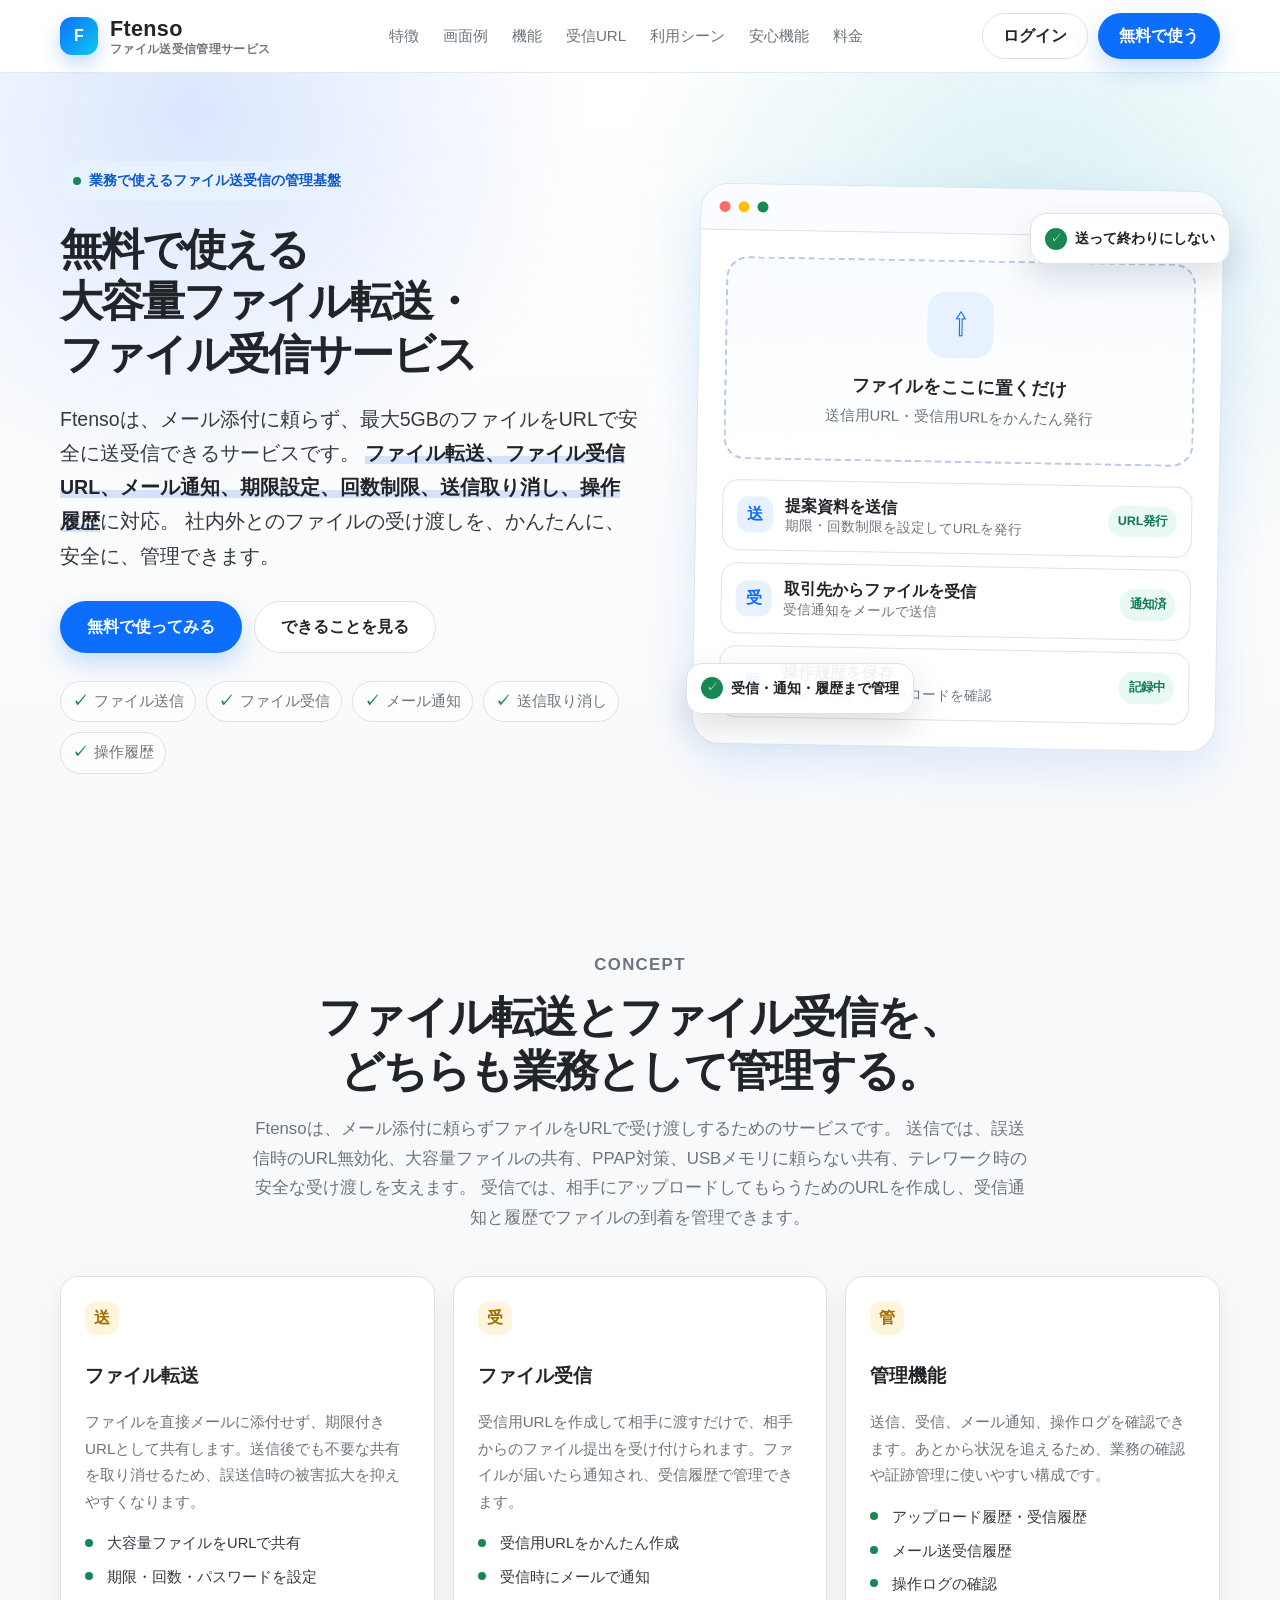
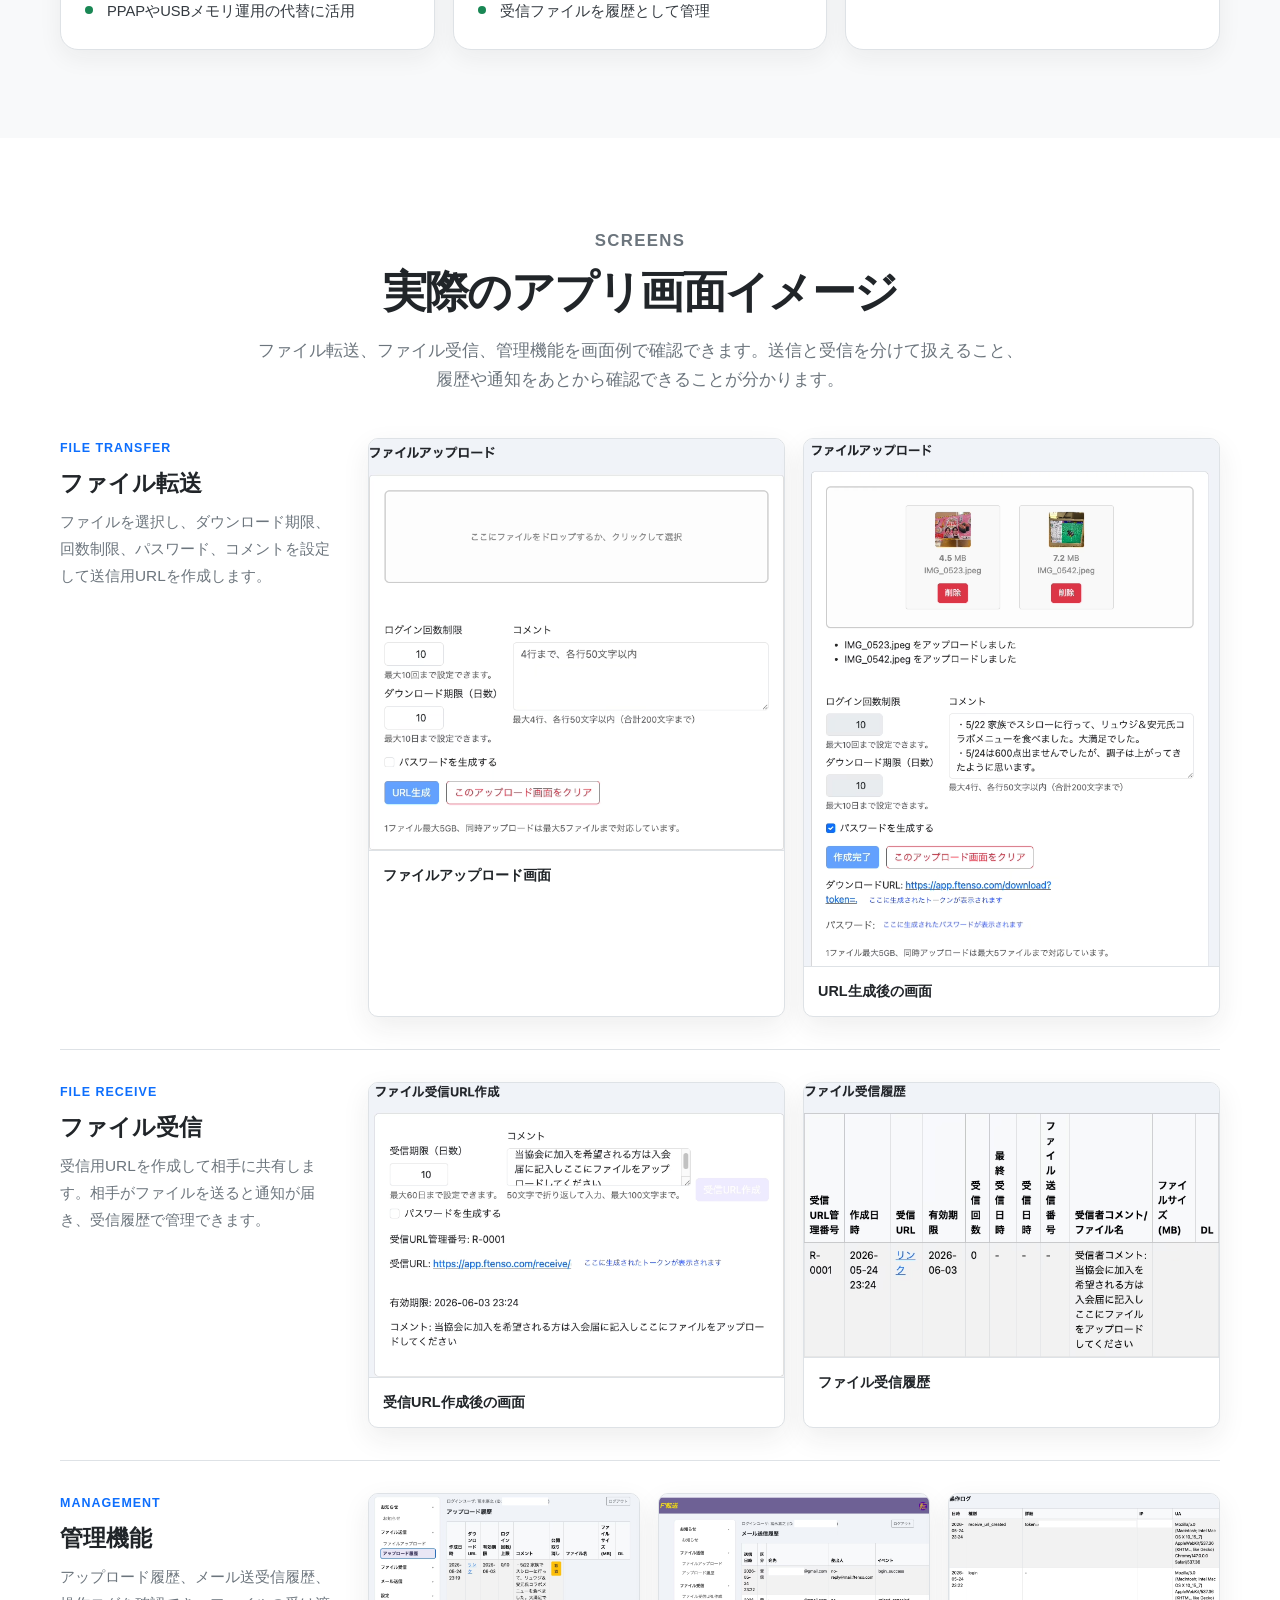
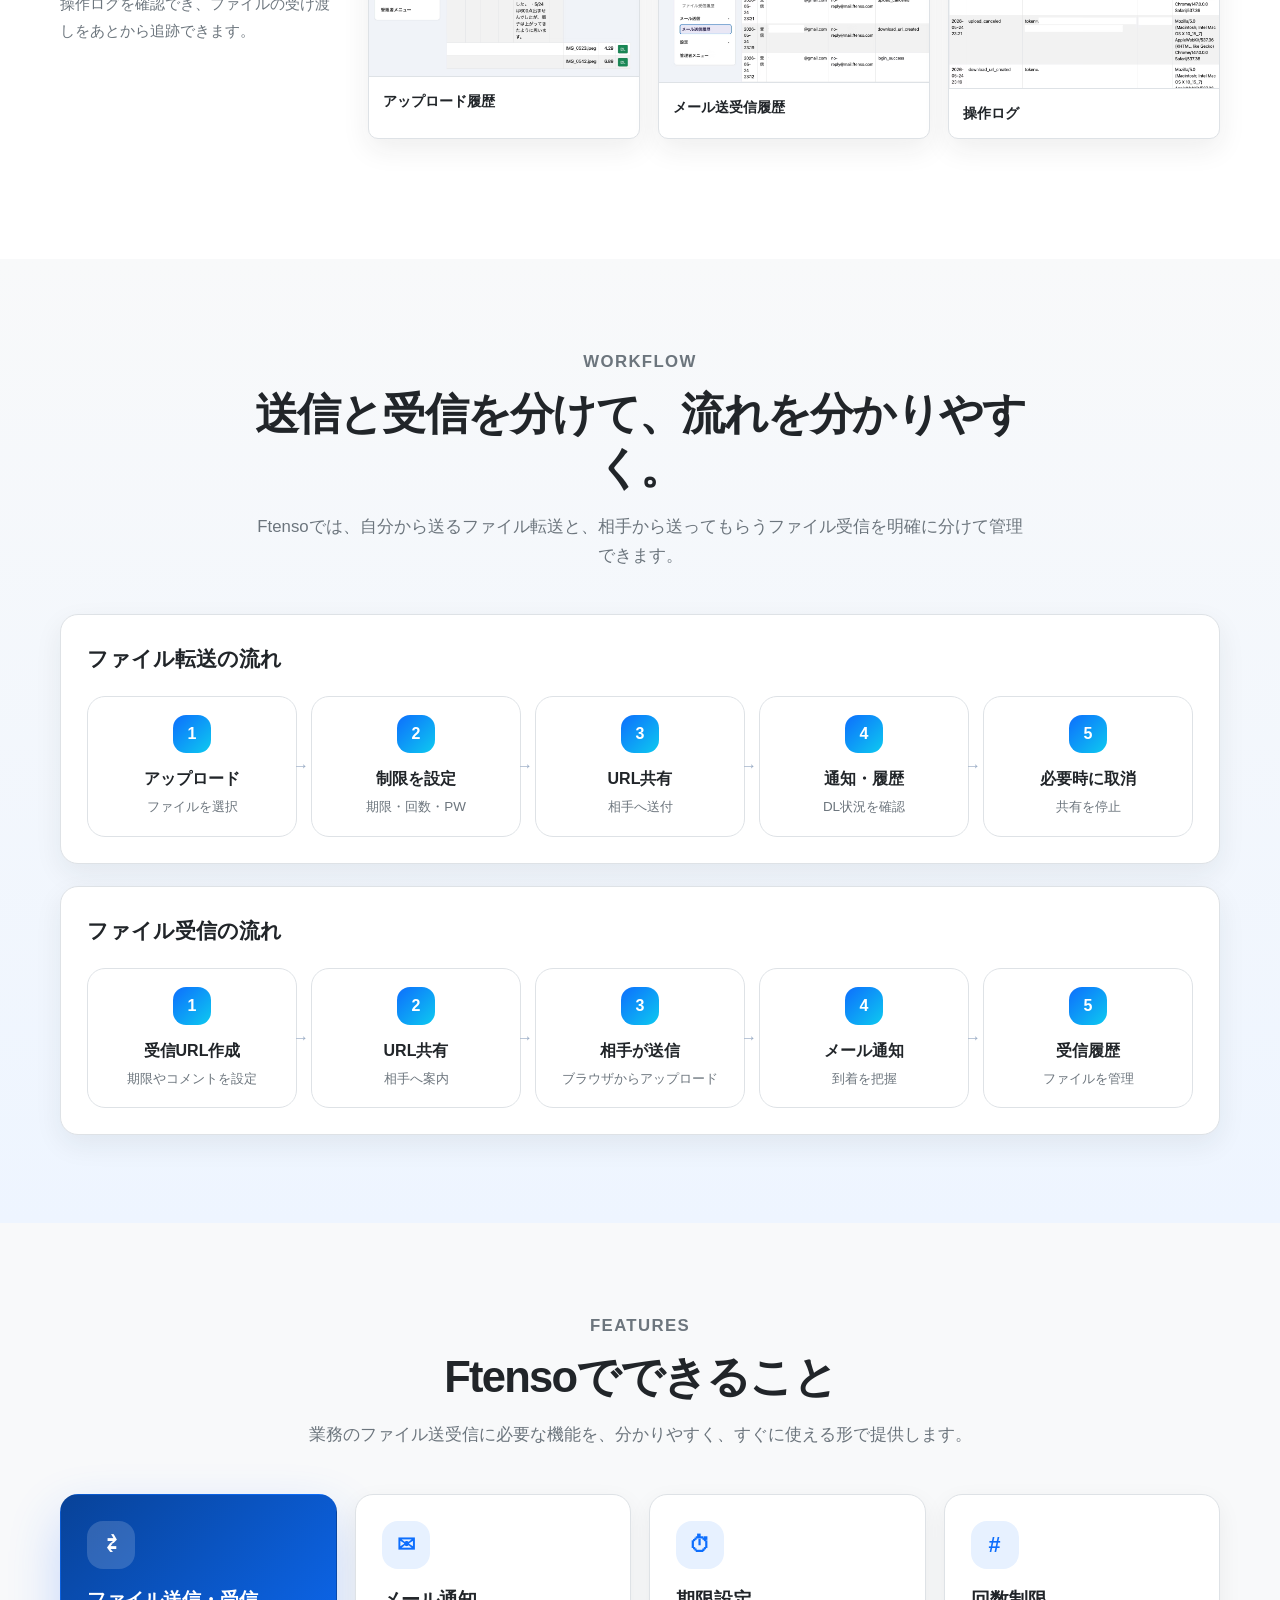
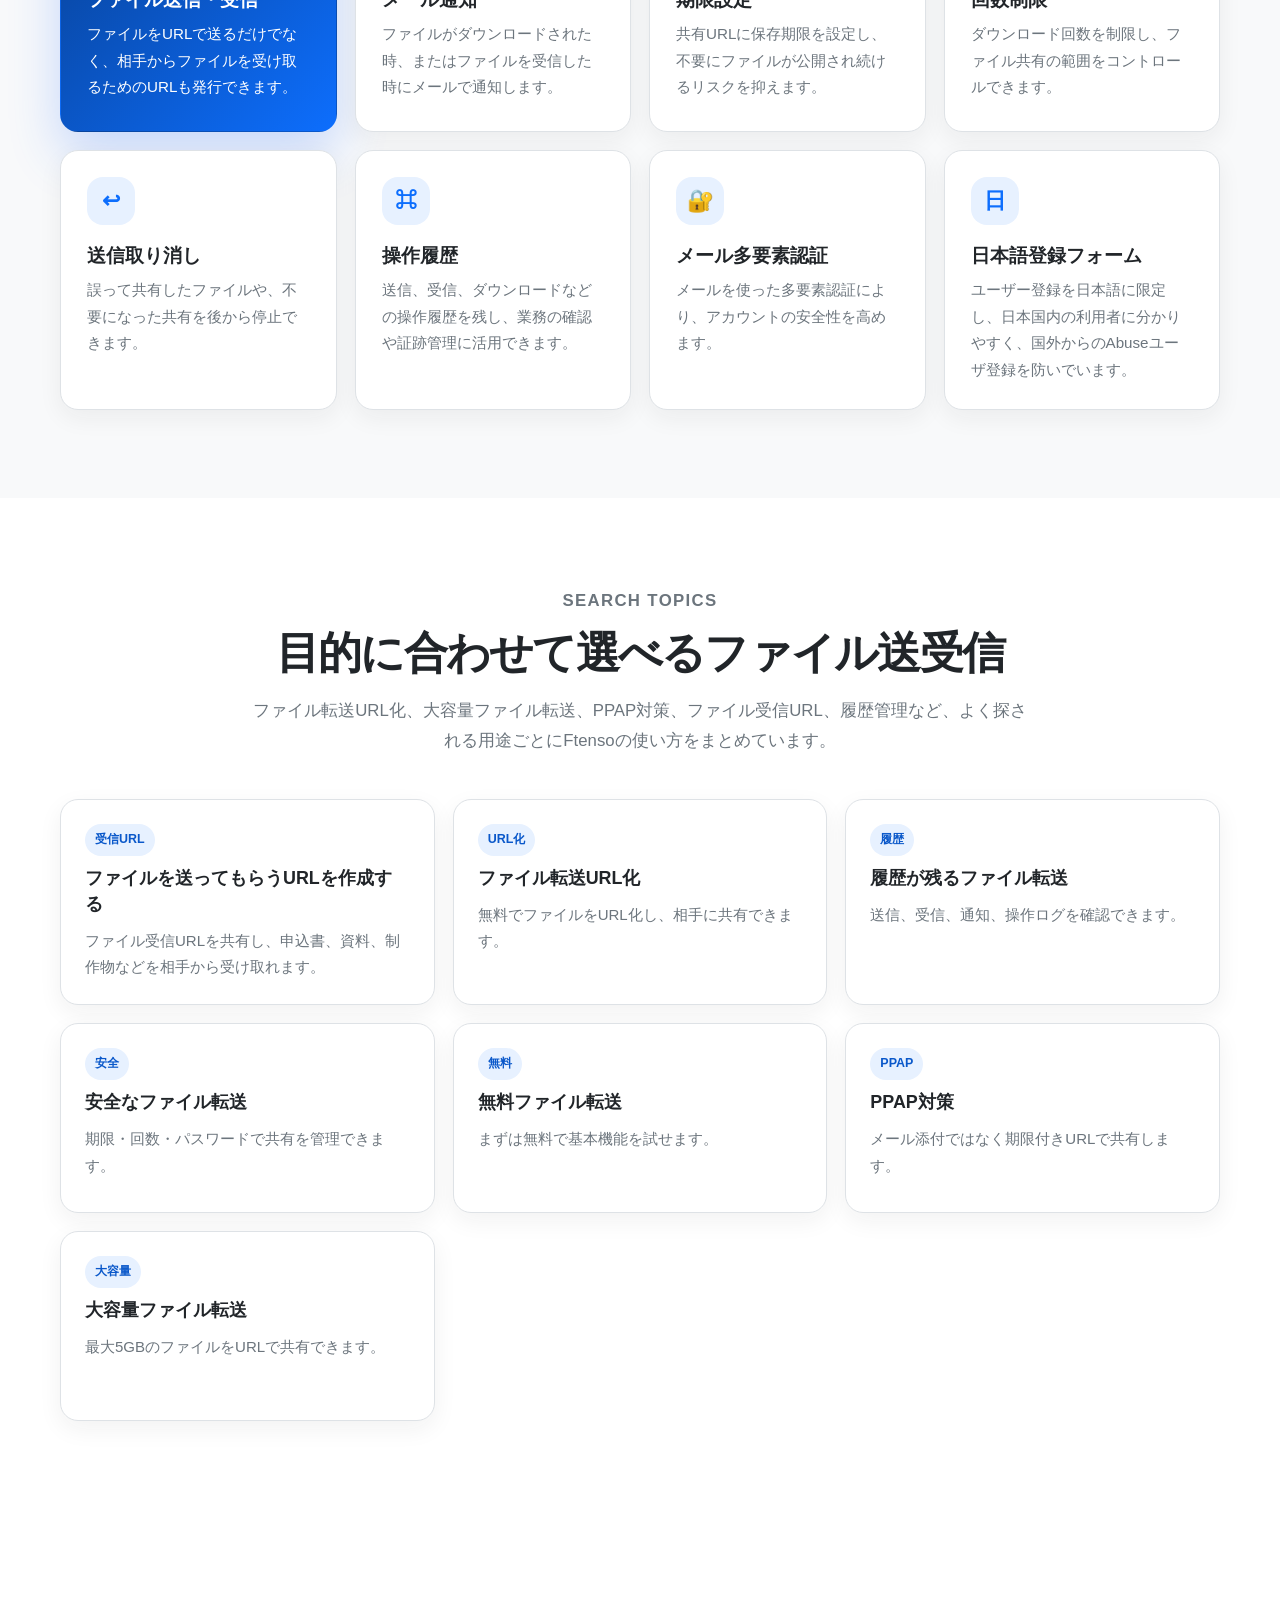
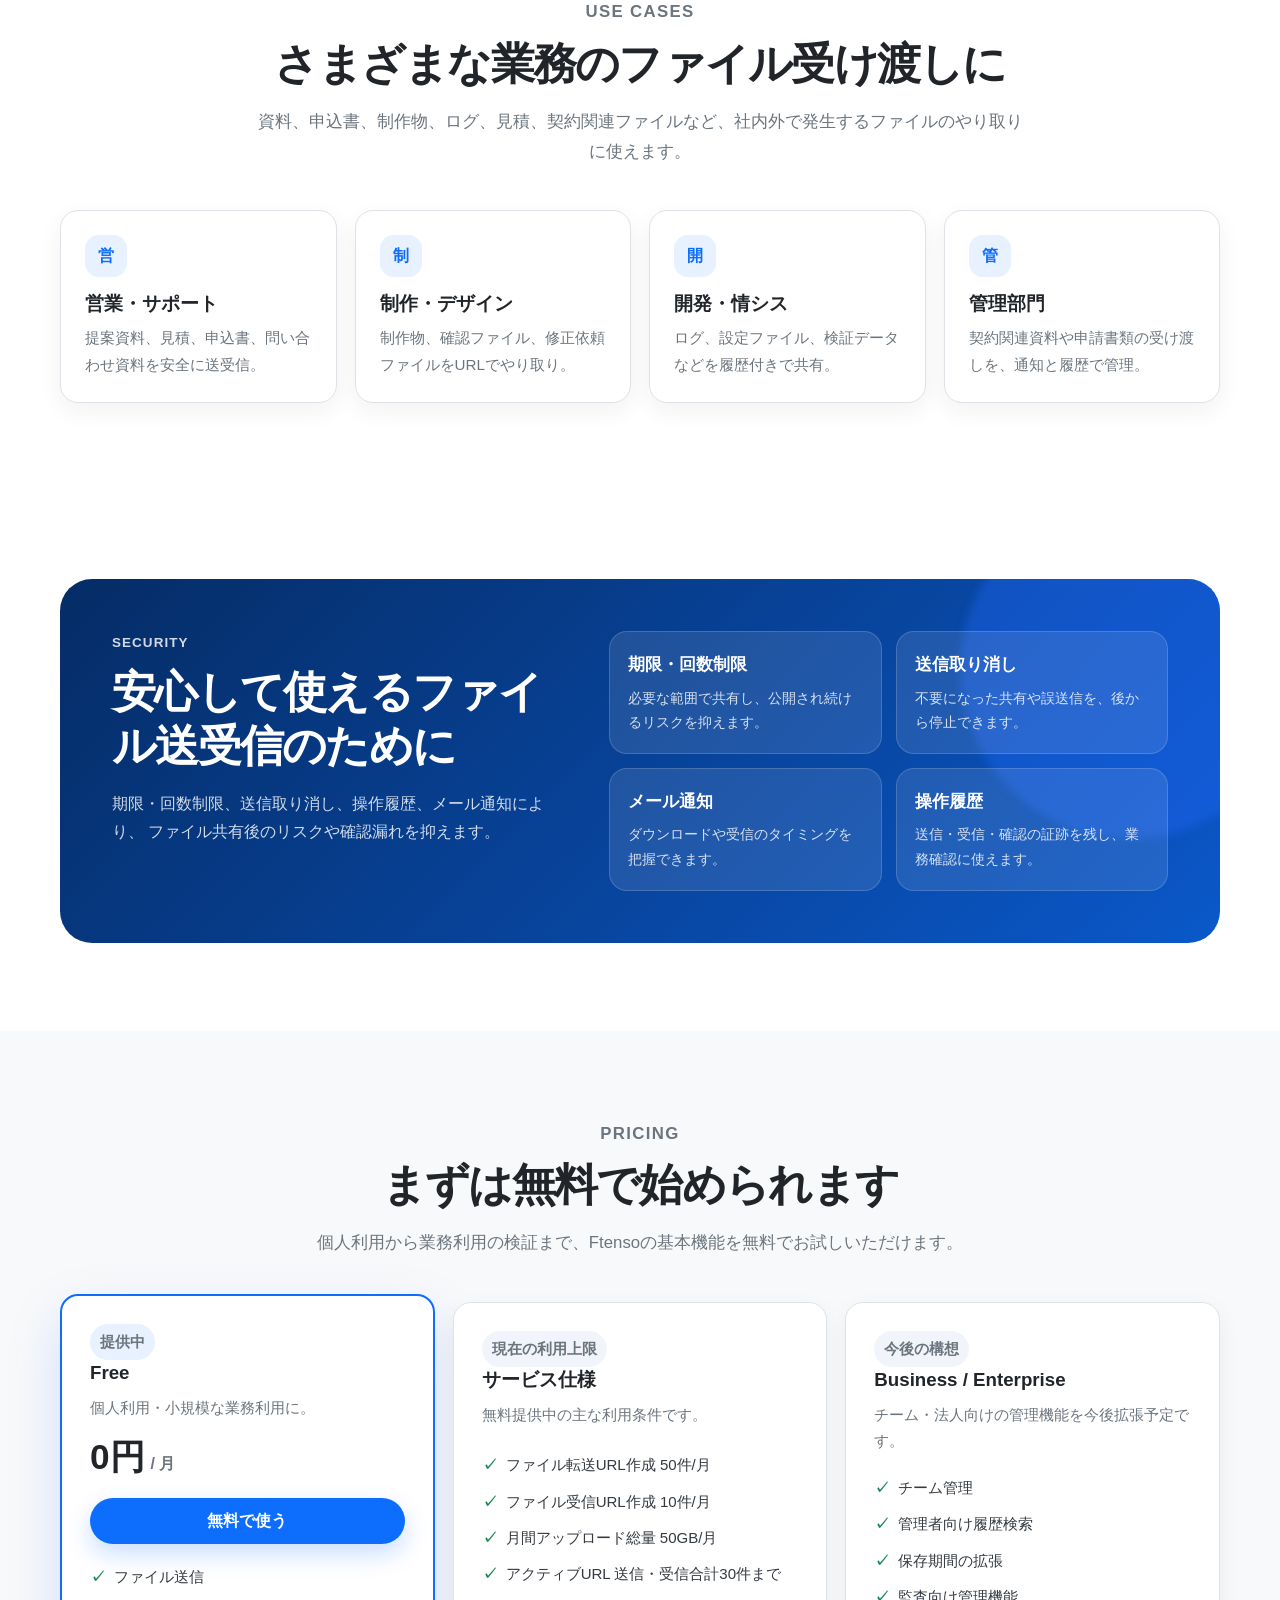
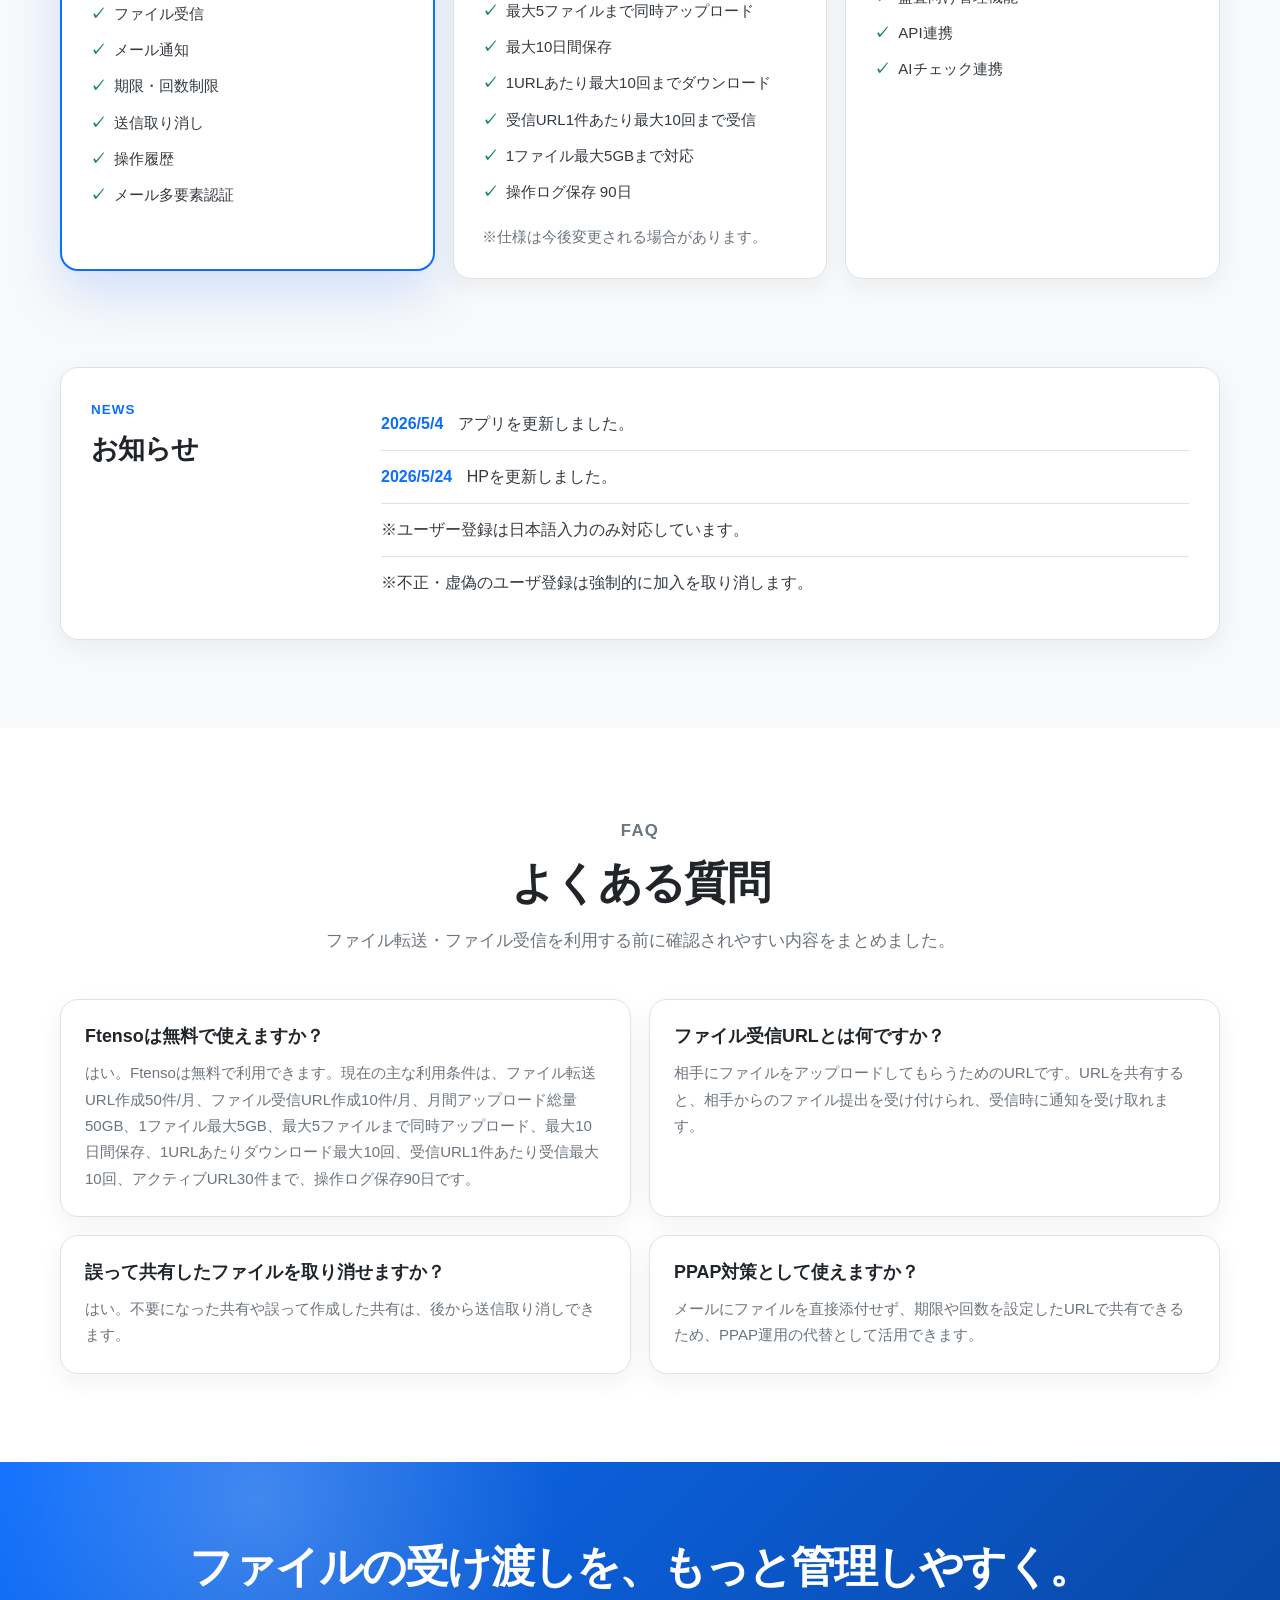
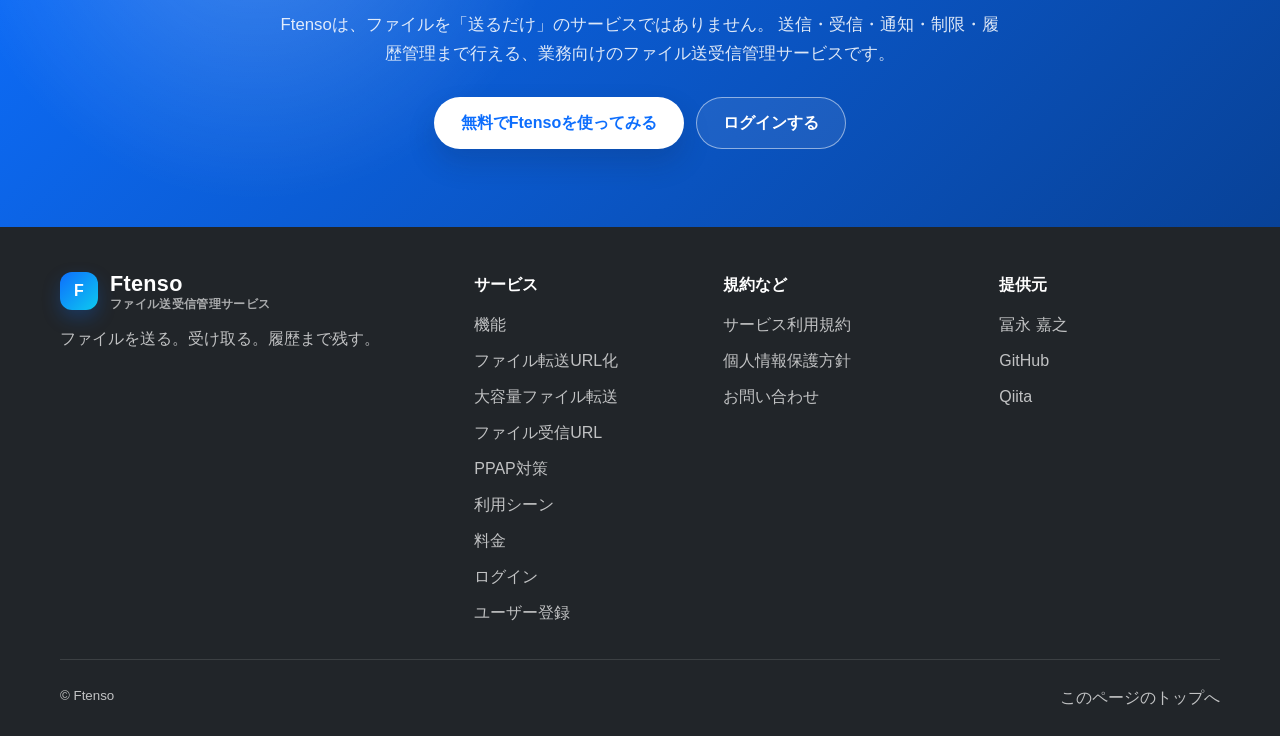
<file: index.html>
<!DOCTYPE html>
<html lang="ja">
<head>
  <!-- Google tag (gtag.js) -->
<script async src="https://www.googletagmanager.com/gtag/js?id=G-C4SGN38MDK"></script>
<script>
  window.dataLayer = window.dataLayer || [];
  function gtag(){dataLayer.push(arguments);}
  gtag('js', new Date());

  gtag('config', 'G-C4SGN38MDK');
</script>
  <meta charset="UTF-8" />
  <meta name="viewport" content="width=device-width, initial-scale=1.0" />
  <title>Ftenso｜無料で使える大容量ファイル転送・ファイル受信サービス</title>
  <meta
    name="description"
    content="Ftensoは無料で使えるファイル転送・ファイル受信サービスです。最大5GB、期限設定、回数制限、パスワード、送信取り消し、メール通知、操作履歴に対応。"
  />
  <meta name="author" content="冨永 嘉之">
  <meta name="keywords" content="ファイル転送,メール通知,履歴を残す,ftenso.com,ファイルテンソー,ftenso,無料,大容量">
  <link rel="canonical" href="https://www.ftenso.com/" />
  <meta property="og:type" content="website" />
  <meta property="og:site_name" content="Ftenso" />
  <meta property="og:title" content="Ftenso｜無料で使える大容量ファイル転送・ファイル受信サービス" />
  <meta property="og:description" content="最大5GB、期限設定、回数制限、パスワード、送信取り消し、メール通知、操作履歴に対応したファイル送受信サービスです。" />
  <meta property="og:url" content="https://www.ftenso.com/" />
  <meta name="twitter:card" content="summary" />

  <!-- Ftenso renewal LP split version: colors aligned to app.ftenso.com / Bootstrap-style palette -->
  <link rel="stylesheet" href="style.css?v=20260530-font" />
  <script type="application/ld+json">
  {
    "@context": "https://schema.org",
    "@graph": [
      {
        "@type": "WebSite",
        "@id": "https://www.ftenso.com/#website",
        "url": "https://www.ftenso.com/",
        "name": "Ftenso",
        "inLanguage": "ja"
      },
      {
        "@type": "Organization",
        "@id": "https://www.ftenso.com/#organization",
        "name": "Ftenso",
        "url": "https://www.ftenso.com/",
        "email": "support@ftenso.com",
        "sameAs": [
          "https://github.com/Yoshiyuki-Tominaga",
          "https://qiita.com/yoshiyuki_tominaga"
        ]
      },
      {
        "@type": "SoftwareApplication",
        "@id": "https://www.ftenso.com/#software",
        "name": "Ftenso",
        "applicationCategory": "BusinessApplication",
        "operatingSystem": "Web",
        "url": "https://www.ftenso.com/",
        "offers": {
          "@type": "Offer",
          "price": "0",
          "priceCurrency": "JPY"
        },
        "description": "無料で使えるファイル転送・ファイル受信サービス。最大5GB、期限設定、回数制限、パスワード、送信取り消し、メール通知、操作履歴に対応。"
      },
      {
        "@type": "FAQPage",
        "@id": "https://www.ftenso.com/#faq",
        "mainEntity": [
          {
            "@type": "Question",
            "name": "Ftensoは無料で使えますか？",
            "acceptedAnswer": {
              "@type": "Answer",
              "text": "はい。Ftensoは無料で利用できます。現在の主な利用条件は、ファイル転送URL作成50件/月、ファイル受信URL作成10件/月、月間アップロード総量50GB、1ファイル最大5GB、最大5ファイルまで同時アップロード、最大10日間保存、1URLあたりダウンロード最大10回、受信URL1件あたり受信最大10回、アクティブURL30件まで、操作ログ保存90日です。"
            }
          },
          {
            "@type": "Question",
            "name": "ファイル受信URLとは何ですか？",
            "acceptedAnswer": {
              "@type": "Answer",
              "text": "相手にファイルをアップロードしてもらうためのURLです。URLを共有すると、相手からのファイル提出を受け付けられ、受信時に通知を受け取れます。"
            }
          },
          {
            "@type": "Question",
            "name": "誤って共有したファイルを取り消せますか？",
            "acceptedAnswer": {
              "@type": "Answer",
              "text": "はい。不要になった共有や誤って作成した共有は、後から送信取り消しできます。"
            }
          },
          {
            "@type": "Question",
            "name": "PPAP対策として使えますか？",
            "acceptedAnswer": {
              "@type": "Answer",
              "text": "メールにファイルを直接添付せず、期限や回数を設定したURLで共有できるため、PPAP運用の代替として活用できます。"
            }
          }
        ]
      }
    ]
  }
  </script>
</head>

<body id="top">
  <header class="site-header">
    <div class="container header-inner">
      <a class="brand" href="#top" aria-label="Ftenso トップへ">
        <span class="brand-mark">F</span>
        <span class="brand-text">
          <span class="brand-name">Ftenso</span>
          <span class="brand-sub">ファイル送受信管理サービス</span>
        </span>
      </a>

      <nav class="nav" aria-label="メインナビゲーション">
        <a href="#concept">特徴</a>
        <a href="#screenshots">画面例</a>
        <a href="#features">機能</a>
        <a href="/receive-file/">受信URL</a>
        <a href="#scene">利用シーン</a>
        <a href="#security">安心機能</a>
        <a href="#price">料金</a>
      </nav>

      <div class="header-actions">
        <a class="btn btn-ghost" href="https://app.ftenso.com/auth/login">ログイン</a>
        <a class="btn btn-primary" href="https://app.ftenso.com/auth/register">無料で使う</a>
      </div>
    </div>
  </header>

  <main>
    <section class="hero">
      <div class="container hero-grid">
        <div class="hero-copy">
          <p class="eyebrow">業務で使えるファイル送受信の管理基盤</p>
          <h1>無料で使える<br />大容量ファイル転送・<br />ファイル受信サービス</h1>
          <p class="hero-lead">
            Ftensoは、メール添付に頼らず、最大5GBのファイルをURLで安全に送受信できるサービスです。
            <strong>ファイル転送、ファイル受信URL、メール通知、期限設定、回数制限、送信取り消し、操作履歴</strong>に対応。
            社内外とのファイルの受け渡しを、かんたんに、安全に、管理できます。
          </p>

          <div class="hero-actions">
            <a class="btn btn-primary btn-large" href="https://app.ftenso.com/auth/register">無料で使ってみる</a>
            <a class="btn btn-ghost btn-large" href="#features">できることを見る</a>
          </div>

          <ul class="hero-points" aria-label="主な特徴">
            <li>ファイル送信</li>
            <li>ファイル受信</li>
            <li>メール通知</li>
            <li>送信取り消し</li>
            <li>操作履歴</li>
          </ul>
        </div>

        <div class="hero-visual" aria-label="Ftensoの利用イメージ">
          <div class="mock-window">
            <div class="window-bar">
              <span></span>
              <span></span>
              <span></span>
            </div>

            <div class="mock-body">
              <div class="drop-area">
                <div class="drop-icon">⇧</div>
                <strong>ファイルをここに置くだけ</strong>
                <span>送信用URL・受信用URLをかんたん発行</span>
              </div>

              <div class="activity-list">
                <div class="activity-item">
                  <div class="activity-icon">送</div>
                  <div>
                    <strong>提案資料を送信</strong>
                    <span>期限・回数制限を設定してURLを発行</span>
                  </div>
                  <em>URL発行</em>
                </div>

                <div class="activity-item">
                  <div class="activity-icon">受</div>
                  <div>
                    <strong>取引先からファイルを受信</strong>
                    <span>受信通知をメールで送信</span>
                  </div>
                  <em>通知済</em>
                </div>

                <div class="activity-item">
                  <div class="activity-icon">歴</div>
                  <div>
                    <strong>操作履歴を保存</strong>
                    <span>送信・受信・ダウンロードを確認</span>
                  </div>
                  <em>記録中</em>
                </div>
              </div>
            </div>
          </div>

          <div class="floating-card floating-card-top">
            <span>✓</span>
            <strong>送って終わりにしない</strong>
          </div>

          <div class="floating-card floating-card-bottom">
            <span>✓</span>
            <strong>受信・通知・履歴まで管理</strong>
          </div>
        </div>
      </div>
    </section>

    <section id="concept" class="section">
      <div class="container">
        <div class="section-head">
          <p class="section-kicker">Concept</p>
          <h2>ファイル転送とファイル受信を、<br />どちらも業務として管理する。</h2>
          <p>
            Ftensoは、メール添付に頼らずファイルをURLで受け渡しするためのサービスです。
            送信では、誤送信時のURL無効化、大容量ファイルの共有、PPAP対策、USBメモリに頼らない共有、テレワーク時の安全な受け渡しを支えます。
            受信では、相手にアップロードしてもらうためのURLを作成し、受信通知と履歴でファイルの到着を管理できます。
          </p>
        </div>

        <div class="concept-split">
          <article class="problem-card concept-card">
            <span class="card-num">送</span>
            <h3>ファイル転送</h3>
            <p>ファイルを直接メールに添付せず、期限付きURLとして共有します。送信後でも不要な共有を取り消せるため、誤送信時の被害拡大を抑えやすくなります。</p>
            <ul class="mini-list">
              <li>大容量ファイルをURLで共有</li>
              <li>期限・回数・パスワードを設定</li>
              <li>PPAPやUSBメモリ運用の代替に活用</li>
            </ul>
          </article>

          <article class="problem-card concept-card">
            <span class="card-num">受</span>
            <h3>ファイル受信</h3>
            <p>受信用URLを作成して相手に渡すだけで、相手からのファイル提出を受け付けられます。ファイルが届いたら通知され、受信履歴で管理できます。</p>
            <ul class="mini-list">
              <li>受信用URLをかんたん作成</li>
              <li>受信時にメールで通知</li>
              <li>受信ファイルを履歴として管理</li>
            </ul>
          </article>

          <article class="problem-card concept-card">
            <span class="card-num">管</span>
            <h3>管理機能</h3>
            <p>送信、受信、メール通知、操作ログを確認できます。あとから状況を追えるため、業務の確認や証跡管理に使いやすい構成です。</p>
            <ul class="mini-list">
              <li>アップロード履歴・受信履歴</li>
              <li>メール送受信履歴</li>
              <li>操作ログの確認</li>
            </ul>
          </article>
        </div>
      </div>
    </section>

    <section id="screenshots" class="section section-white">
      <div class="container">
        <div class="section-head">
          <p class="section-kicker">Screens</p>
          <h2>実際のアプリ画面イメージ</h2>
          <p>
            ファイル転送、ファイル受信、管理機能を画面例で確認できます。送信と受信を分けて扱えること、履歴や通知をあとから確認できることが分かります。
          </p>
        </div>

        <div class="screen-section">
          <div class="screen-copy">
            <p class="screen-label">File Transfer</p>
            <h3>ファイル転送</h3>
            <p>ファイルを選択し、ダウンロード期限、回数制限、パスワード、コメントを設定して送信用URLを作成します。</p>
          </div>
          <div class="screen-grid screen-grid-two">
            <figure class="screen-card">
              <picture>
                <source srcset="/static/screenshots/file-send-upload.avif" type="image/avif" />
                <img src="/static/screenshots/file-send-upload.png" width="672" height="665" alt="Ftensoのファイル転送アップロード画面。大容量ファイルを選択して送信用URLを作成できる画面" loading="lazy" decoding="async" />
              </picture>
              <figcaption>ファイルアップロード画面</figcaption>
            </figure>
            <figure class="screen-card">
              <picture>
                <source srcset="/static/screenshots/file-send-url.avif" type="image/avif" />
                <img src="/static/screenshots/file-send-url.png" width="702" height="891" alt="Ftensoのファイル転送URL生成後の画面。期限、回数制限、パスワード付きでファイル共有URLを作成" loading="lazy" decoding="async" />
              </picture>
              <figcaption>URL生成後の画面</figcaption>
            </figure>
          </div>
        </div>

        <div class="screen-section">
          <div class="screen-copy">
            <p class="screen-label">File Receive</p>
            <h3>ファイル受信</h3>
            <p>受信用URLを作成して相手に共有します。相手がファイルを送ると通知が届き、受信履歴で管理できます。</p>
          </div>
          <div class="screen-grid screen-grid-two">
            <figure class="screen-card">
              <picture>
                <source srcset="/static/screenshots/file-receive-url.avif" type="image/avif" />
                <img src="/static/screenshots/file-receive-url.png" width="681" height="482" alt="Ftensoのファイル受信URL作成画面。相手からファイルを送ってもらう受信URLを発行" loading="lazy" decoding="async" />
              </picture>
              <figcaption>受信URL作成後の画面</figcaption>
            </figure>
            <figure class="screen-card">
              <picture>
                <source srcset="/static/screenshots/file-receive-history.avif" type="image/avif" />
                <img src="/static/screenshots/file-receive-history.png" width="672" height="444" alt="Ftensoのファイル受信履歴画面。受信ファイル、受信日時、コメントを管理できる画面" loading="lazy" decoding="async" />
              </picture>
              <figcaption>ファイル受信履歴</figcaption>
            </figure>
          </div>
        </div>

        <div class="screen-section">
          <div class="screen-copy">
            <p class="screen-label">Management</p>
            <h3>管理機能</h3>
            <p>アップロード履歴、メール送受信履歴、操作ログを確認でき、ファイルの受け渡しをあとから追跡できます。</p>
          </div>
          <div class="screen-grid screen-grid-three">
            <figure class="screen-card">
              <picture>
                <source srcset="/static/screenshots/file-send-history.avif" type="image/avif" />
                <img src="/static/screenshots/file-send-history.png" width="988" height="666" alt="Ftensoのアップロード履歴画面。ファイル転送URL、期限、ダウンロード状況を確認" loading="lazy" decoding="async" />
              </picture>
              <figcaption>アップロード履歴</figcaption>
            </figure>
            <figure class="screen-card">
              <picture>
                <source srcset="/static/screenshots/mail-history.avif" type="image/avif" />
                <img src="/static/screenshots/mail-history.png" width="1054" height="732" alt="Ftensoのメール送受信履歴画面。ファイル転送とファイル受信の通知メール履歴を確認" loading="lazy" decoding="async" />
              </picture>
              <figcaption>メール送受信履歴</figcaption>
            </figure>
            <figure class="screen-card">
              <picture>
                <source srcset="/static/screenshots/operation-log.avif" type="image/avif" />
                <img src="/static/screenshots/operation-log.png" width="1032" height="742" alt="Ftensoの操作ログ画面。ファイル送受信、URL作成、ログインなどの操作履歴を確認" loading="lazy" decoding="async" />
              </picture>
              <figcaption>操作ログ</figcaption>
            </figure>
          </div>
        </div>
      </div>
    </section>

    <section class="section workflow-section">
      <div class="container">
        <div class="section-head">
          <p class="section-kicker">Workflow</p>
          <h2>送信と受信を分けて、流れを分かりやすく。</h2>
          <p>
            Ftensoでは、自分から送るファイル転送と、相手から送ってもらうファイル受信を明確に分けて管理できます。
          </p>
        </div>

        <div class="workflow-split">
          <article class="workflow-card">
            <h3>ファイル転送の流れ</h3>
            <div class="flow flow-compact">
              <div class="flow-step"><span>1</span><strong>アップロード</strong><p>ファイルを選択</p></div>
              <div class="flow-step"><span>2</span><strong>制限を設定</strong><p>期限・回数・PW</p></div>
              <div class="flow-step"><span>3</span><strong>URL共有</strong><p>相手へ送付</p></div>
              <div class="flow-step"><span>4</span><strong>通知・履歴</strong><p>DL状況を確認</p></div>
              <div class="flow-step"><span>5</span><strong>必要時に取消</strong><p>共有を停止</p></div>
            </div>
          </article>

          <article class="workflow-card">
            <h3>ファイル受信の流れ</h3>
            <div class="flow flow-compact">
              <div class="flow-step"><span>1</span><strong>受信URL作成</strong><p>期限やコメントを設定</p></div>
              <div class="flow-step"><span>2</span><strong>URL共有</strong><p>相手へ案内</p></div>
              <div class="flow-step"><span>3</span><strong>相手が送信</strong><p>ブラウザからアップロード</p></div>
              <div class="flow-step"><span>4</span><strong>メール通知</strong><p>到着を把握</p></div>
              <div class="flow-step"><span>5</span><strong>受信履歴</strong><p>ファイルを管理</p></div>
            </div>
          </article>
        </div>
      </div>
    </section>

    <section id="features" class="section">
      <div class="container">
        <div class="section-head">
          <p class="section-kicker">Features</p>
          <h2>Ftensoでできること</h2>
          <p>
            業務のファイル送受信に必要な機能を、分かりやすく、すぐに使える形で提供します。
          </p>
        </div>

        <div class="feature-grid">
          <article class="feature-card feature-card-main">
            <div class="feature-icon">⇄</div>
            <h3>ファイル送信・受信</h3>
            <p>ファイルをURLで送るだけでなく、相手からファイルを受け取るためのURLも発行できます。</p>
          </article>

          <article class="feature-card">
            <div class="feature-icon">✉</div>
            <h3>メール通知</h3>
            <p>ファイルがダウンロードされた時、またはファイルを受信した時にメールで通知します。</p>
          </article>

          <article class="feature-card">
            <div class="feature-icon">⏱</div>
            <h3>期限設定</h3>
            <p>共有URLに保存期限を設定し、不要にファイルが公開され続けるリスクを抑えます。</p>
          </article>

          <article class="feature-card">
            <div class="feature-icon">#</div>
            <h3>回数制限</h3>
            <p>ダウンロード回数を制限し、ファイル共有の範囲をコントロールできます。</p>
          </article>

          <article class="feature-card">
            <div class="feature-icon">↩</div>
            <h3>送信取り消し</h3>
            <p>誤って共有したファイルや、不要になった共有を後から停止できます。</p>
          </article>

          <article class="feature-card">
            <div class="feature-icon">⌘</div>
            <h3>操作履歴</h3>
            <p>送信、受信、ダウンロードなどの操作履歴を残し、業務の確認や証跡管理に活用できます。</p>
          </article>

          <article class="feature-card">
            <div class="feature-icon">🔐</div>
            <h3>メール多要素認証</h3>
            <p>メールを使った多要素認証により、アカウントの安全性を高めます。</p>
          </article>

          <article class="feature-card">
            <div class="feature-icon">日</div>
            <h3>日本語登録フォーム</h3>
            <p>ユーザー登録を日本語に限定し、日本国内の利用者に分かりやすく、国外からのAbuseユーザ登録を防いでいます。</p>
          </article>
        </div>
      </div>
    </section>

    <section class="section section-white">
      <div class="container">
        <div class="section-head">
          <p class="section-kicker">Search Topics</p>
          <h2>目的に合わせて選べるファイル送受信</h2>
          <p>
            ファイル転送URL化、大容量ファイル転送、PPAP対策、ファイル受信URL、履歴管理など、よく探される用途ごとにFtensoの使い方をまとめています。
          </p>
        </div>

        <div class="seo-link-grid">
          <a class="seo-link-card" href="/receive-file/">
            <span>受信URL</span>
            <strong>ファイルを送ってもらうURLを作成する</strong>
            <p>ファイル受信URLを共有し、申込書、資料、制作物などを相手から受け取れます。</p>
          </a>
          <a class="seo-link-card" href="/file-transfer-url/">
            <span>URL化</span>
            <strong>ファイル転送URL化</strong>
            <p>無料でファイルをURL化し、相手に共有できます。</p>
          </a>
          <a class="seo-link-card" href="/file-transfer-history/">
            <span>履歴</span>
            <strong>履歴が残るファイル転送</strong>
            <p>送信、受信、通知、操作ログを確認できます。</p>
          </a>
          <a class="seo-link-card" href="/secure-file-transfer/">
            <span>安全</span>
            <strong>安全なファイル転送</strong>
            <p>期限・回数・パスワードで共有を管理できます。</p>
          </a>
          <a class="seo-link-card" href="/free-file-transfer/">
            <span>無料</span>
            <strong>無料ファイル転送</strong>
            <p>まずは無料で基本機能を試せます。</p>
          </a>
          <a class="seo-link-card" href="/ppap-alternative/">
            <span>PPAP</span>
            <strong>PPAP対策</strong>
            <p>メール添付ではなく期限付きURLで共有します。</p>
          </a>
          <a class="seo-link-card" href="/large-file-transfer/">
            <span>大容量</span>
            <strong>大容量ファイル転送</strong>
            <p>最大5GBのファイルをURLで共有できます。</p>
          </a>
        </div>
      </div>
    </section>

    <section id="scene" class="section section-white">
      <div class="container">
        <div class="section-head">
          <p class="section-kicker">Use Cases</p>
          <h2>さまざまな業務のファイル受け渡しに</h2>
          <p>
            資料、申込書、制作物、ログ、見積、契約関連ファイルなど、社内外で発生するファイルのやり取りに使えます。
          </p>
        </div>

        <div class="use-grid">
          <article class="use-card">
            <span>営</span>
            <h3>営業・サポート</h3>
            <p>提案資料、見積、申込書、問い合わせ資料を安全に送受信。</p>
          </article>

          <article class="use-card">
            <span>制</span>
            <h3>制作・デザイン</h3>
            <p>制作物、確認ファイル、修正依頼ファイルをURLでやり取り。</p>
          </article>

          <article class="use-card">
            <span>開</span>
            <h3>開発・情シス</h3>
            <p>ログ、設定ファイル、検証データなどを履歴付きで共有。</p>
          </article>

          <article class="use-card">
            <span>管</span>
            <h3>管理部門</h3>
            <p>契約関連資料や申請書類の受け渡しを、通知と履歴で管理。</p>
          </article>
        </div>
      </div>
    </section>

    <section id="security" class="section security-section">
      <div class="container">
        <div class="security-band">
          <div>
            <p class="section-kicker section-kicker-light">Security</p>
            <h2>安心して使えるファイル送受信のために</h2>
            <p>
              期限・回数制限、送信取り消し、操作履歴、メール通知により、
              ファイル共有後のリスクや確認漏れを抑えます。
            </p>
          </div>

          <div class="security-grid">
            <article>
              <h3>期限・回数制限</h3>
              <p>必要な範囲で共有し、公開され続けるリスクを抑えます。</p>
            </article>

            <article>
              <h3>送信取り消し</h3>
              <p>不要になった共有や誤送信を、後から停止できます。</p>
            </article>

            <article>
              <h3>メール通知</h3>
              <p>ダウンロードや受信のタイミングを把握できます。</p>
            </article>

            <article>
              <h3>操作履歴</h3>
              <p>送信・受信・確認の証跡を残し、業務確認に使えます。</p>
            </article>
          </div>
        </div>
      </div>
    </section>

    <section id="price" class="section">
      <div class="container">
        <div class="section-head">
          <p class="section-kicker">Pricing</p>
          <h2>まずは無料で始められます</h2>
          <p>
            個人利用から業務利用の検証まで、Ftensoの基本機能を無料でお試しいただけます。
          </p>
        </div>

        <div class="pricing-grid">
          <article class="price-card price-card-featured">
            <p class="plan-badge">提供中</p>
            <h3>Free</h3>
            <p>個人利用・小規模な業務利用に。</p>

            <div class="price">
              <strong>0円</strong>
              <span>/ 月</span>
            </div>

            <a class="btn btn-primary full-width" href="https://app.ftenso.com/auth/register">無料で使う</a>

            <ul class="check-list">
              <li>ファイル送信</li>
              <li>ファイル受信</li>
              <li>メール通知</li>
              <li>期限・回数制限</li>
              <li>送信取り消し</li>
              <li>操作履歴</li>
              <li>メール多要素認証</li>
            </ul>
          </article>

          <article class="price-card">
            <p class="plan-badge plan-badge-muted">現在の利用上限</p>
            <h3>サービス仕様</h3>
            <p>無料提供中の主な利用条件です。</p>

            <ul class="check-list spec-list">
              <li>ファイル転送URL作成 50件/月</li>
              <li>ファイル受信URL作成 10件/月</li>
              <li>月間アップロード総量 50GB/月</li>
              <li>アクティブURL 送信・受信合計30件まで</li>
              <li>最大5ファイルまで同時アップロード</li>
              <li>最大10日間保存</li>
              <li>1URLあたり最大10回までダウンロード</li>
              <li>受信URL1件あたり最大10回まで受信</li>
              <li>1ファイル最大5GBまで対応</li>
              <li>操作ログ保存 90日</li>
            </ul>

            <p class="note">※仕様は今後変更される場合があります。</p>
          </article>

          <article class="price-card">
            <p class="plan-badge plan-badge-muted">今後の構想</p>
            <h3>Business / Enterprise</h3>
            <p>チーム・法人向けの管理機能を今後拡張予定です。</p>

            <ul class="check-list">
              <li>チーム管理</li>
              <li>管理者向け履歴検索</li>
              <li>保存期間の拡張</li>
              <li>監査向け管理機能</li>
              <li>API連携</li>
              <li>AIチェック連携</li>
            </ul>
          </article>
        </div>
      </div>
    </section>

    <section class="news-section">
      <div class="container">
        <div class="news-box">
          <div>
            <p class="section-kicker">News</p>
            <h2>お知らせ</h2>
          </div>
          <ul>
            <li><time datetime="2026-05-04">2026/5/4</time> アプリを更新しました。</li>
            <li><time datetime="2026-05-24">2026/5/24</time> HPを更新しました。</li>
            <li>※ユーザー登録は日本語入力のみ対応しています。</li>
            <li>※不正・虚偽のユーザ登録は強制的に加入を取り消します。</li>
          </ul>
        </div>
      </div>
    </section>

    <section id="faq" class="section section-white">
      <div class="container">
        <div class="section-head">
          <p class="section-kicker">FAQ</p>
          <h2>よくある質問</h2>
          <p>ファイル転送・ファイル受信を利用する前に確認されやすい内容をまとめました。</p>
        </div>

        <div class="faq-grid">
          <article class="faq-card">
            <h3>Ftensoは無料で使えますか？</h3>
            <p>はい。Ftensoは無料で利用できます。現在の主な利用条件は、ファイル転送URL作成50件/月、ファイル受信URL作成10件/月、月間アップロード総量50GB、1ファイル最大5GB、最大5ファイルまで同時アップロード、最大10日間保存、1URLあたりダウンロード最大10回、受信URL1件あたり受信最大10回、アクティブURL30件まで、操作ログ保存90日です。</p>
          </article>
          <article class="faq-card">
            <h3>ファイル受信URLとは何ですか？</h3>
            <p>相手にファイルをアップロードしてもらうためのURLです。URLを共有すると、相手からのファイル提出を受け付けられ、受信時に通知を受け取れます。</p>
          </article>
          <article class="faq-card">
            <h3>誤って共有したファイルを取り消せますか？</h3>
            <p>はい。不要になった共有や誤って作成した共有は、後から送信取り消しできます。</p>
          </article>
          <article class="faq-card">
            <h3>PPAP対策として使えますか？</h3>
            <p>メールにファイルを直接添付せず、期限や回数を設定したURLで共有できるため、PPAP運用の代替として活用できます。</p>
          </article>
        </div>
      </div>
    </section>

    <section class="cta">
      <div class="container cta-inner">
        <h2>ファイルの受け渡しを、もっと管理しやすく。</h2>
        <p>
          Ftensoは、ファイルを「送るだけ」のサービスではありません。
          送信・受信・通知・制限・履歴管理まで行える、業務向けのファイル送受信管理サービスです。
        </p>
        <div class="cta-actions">
          <a class="btn btn-white btn-large" href="https://app.ftenso.com/auth/register">無料でFtensoを使ってみる</a>
          <a class="btn btn-outline-white btn-large" href="https://app.ftenso.com/">ログインする</a>
        </div>
      </div>
    </section>
  </main>

  <footer class="footer">
    <div class="container footer-grid">
      <div>
        <a class="brand footer-brand" href="#top">
          <span class="brand-mark">F</span>
          <span class="brand-text">
            <span class="brand-name">Ftenso</span>
            <span class="brand-sub">ファイル送受信管理サービス</span>
          </span>
        </a>
        <p class="footer-copy">
          ファイルを送る。受け取る。履歴まで残す。
        </p>
      </div>

      <div>
        <h3>サービス</h3>
        <ul>
          <li><a href="#features">機能</a></li>
          <li><a href="/file-transfer-url/">ファイル転送URL化</a></li>
          <li><a href="/large-file-transfer/">大容量ファイル転送</a></li>
          <li><a href="/receive-file/">ファイル受信URL</a></li>
          <li><a href="/ppap-alternative/">PPAP対策</a></li>
          <li><a href="#scene">利用シーン</a></li>
          <li><a href="#price">料金</a></li>
          <li><a href="https://app.ftenso.com/auth/login">ログイン</a></li>
          <li><a href="https://app.ftenso.com/auth/register">ユーザー登録</a></li>
        </ul>
      </div>

      <div>
        <h3>規約など</h3>
        <ul>
          <li><a href="/static/ftenso_service_agreement_20221101.pdf">サービス利用規約</a></li>
          <li><a href="/static/privacy_policy_20221101.pdf">個人情報保護方針</a></li>
          <li><a href="mailto:support@ftenso.com">お問い合わせ</a></li>
        </ul>
      </div>

      <div>
        <h3>提供元</h3>
        <ul>
          <li>冨永 嘉之</li>
          <li><a href="https://github.com/Yoshiyuki-Tominaga">GitHub</a></li>
          <li><a href="https://qiita.com/yoshiyuki_tominaga">Qiita</a></li>
        </ul>
      </div>
    </div>

    <div class="container footer-bottom">
      <small>© Ftenso</small>
      <a href="#top">このページのトップへ</a>
    </div>
  </footer>
</body>
</html>
</file>
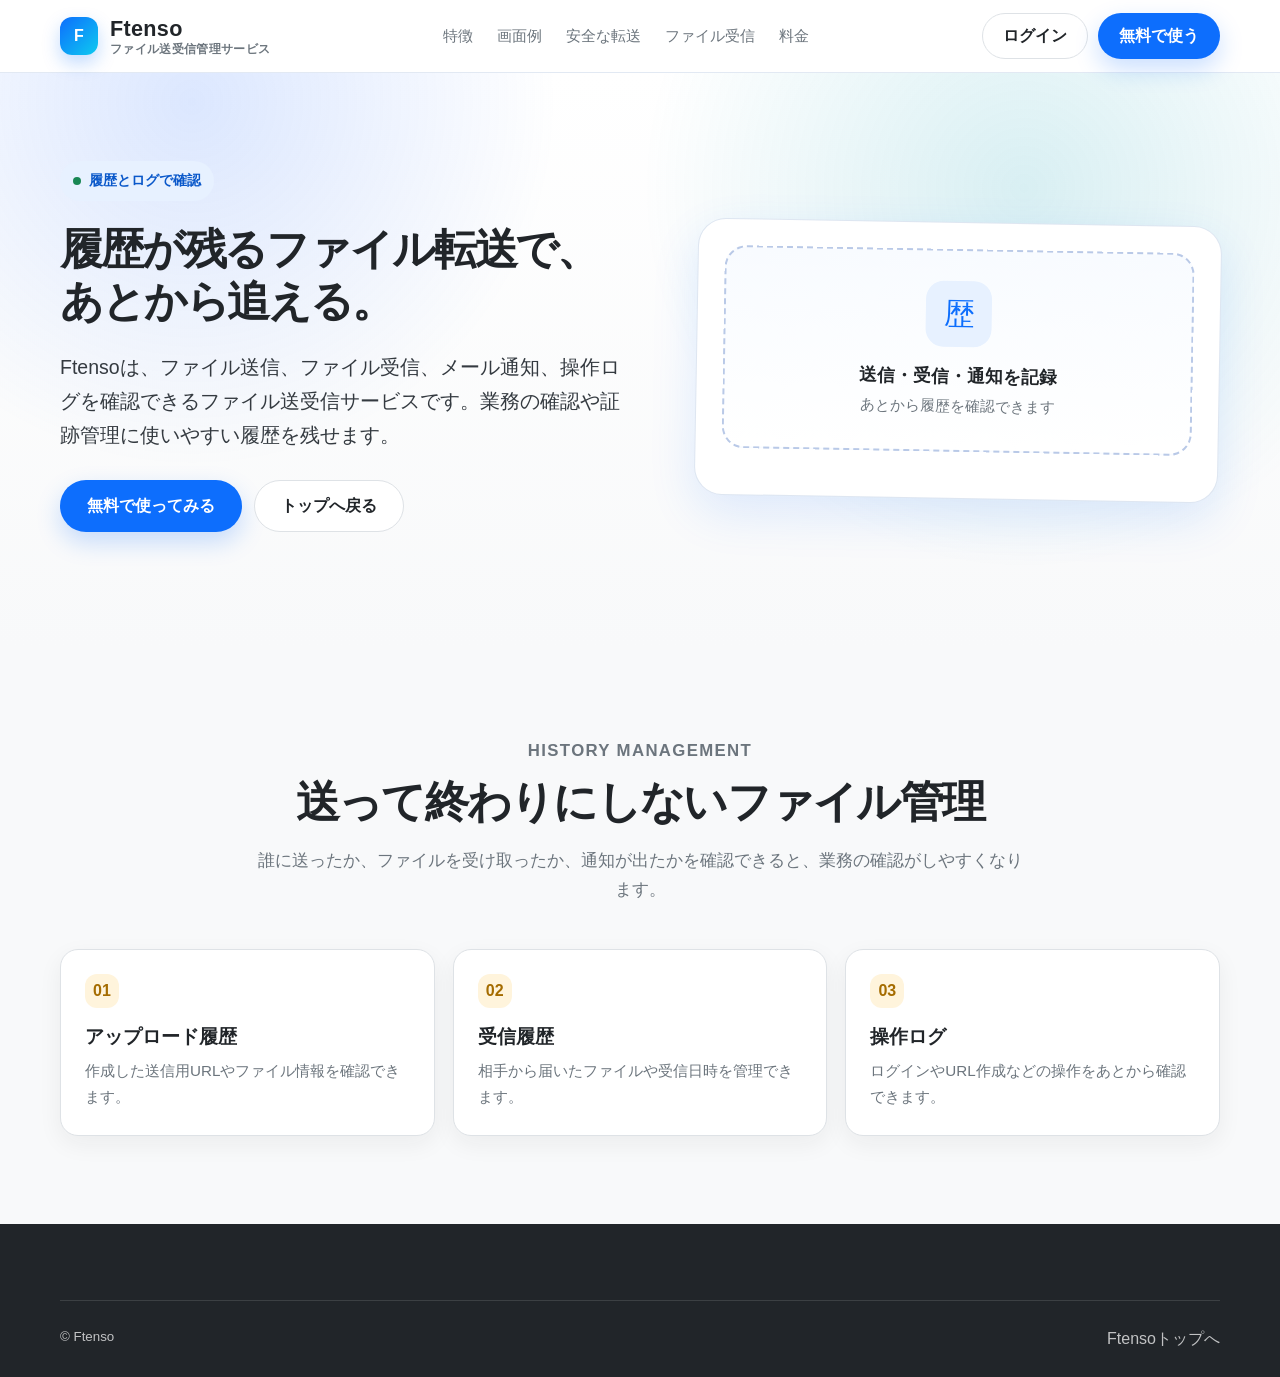
<file: file-transfer-history/index.html>
<!DOCTYPE html>
<html lang="ja">
<head>
  <!-- Google tag (gtag.js) -->
<script async src="https://www.googletagmanager.com/gtag/js?id=G-C4SGN38MDK"></script>
<script>
  window.dataLayer = window.dataLayer || [];
  function gtag(){dataLayer.push(arguments);}
  gtag('js', new Date());

  gtag('config', 'G-C4SGN38MDK');
</script>
  <meta charset="UTF-8" />
  <meta name="viewport" content="width=device-width, initial-scale=1.0" />
  <title>履歴が残るファイル転送｜操作ログ・通知履歴を確認できるFtenso</title>
  <meta name="description" content="Ftensoは送信、受信、メール通知、操作ログを確認できるファイル転送サービスです。ファイルの受け渡しをあとから追跡しやすくします。" />
  <link rel="canonical" href="https://www.ftenso.com/file-transfer-history/" />
  <meta property="og:type" content="article" />
  <meta property="og:site_name" content="Ftenso" />
  <meta property="og:title" content="履歴が残るファイル転送｜操作ログ・通知履歴を確認できるFtenso" />
  <meta property="og:description" content="送信、受信、メール通知、操作ログを確認でき、ファイルの受け渡しをあとから追跡できます。" />
  <meta property="og:url" content="https://www.ftenso.com/file-transfer-history/" />
  <meta name="twitter:card" content="summary" />
  <link rel="stylesheet" href="/style.css" />
  <script type="application/ld+json">
  {"@context":"https://schema.org","@type":"SoftwareApplication","name":"Ftenso","applicationCategory":"BusinessApplication","operatingSystem":"Web","url":"https://www.ftenso.com/file-transfer-history/","offers":{"@type":"Offer","price":"0","priceCurrency":"JPY"},"description":"送信履歴、受信履歴、メール送受信履歴、操作ログを確認できるファイル転送サービス。"}
  </script>
</head>
<body id="top">
  <header class="site-header">
    <div class="container header-inner">
      <a class="brand" href="/" aria-label="Ftenso トップへ"><span class="brand-mark">F</span><span class="brand-text"><span class="brand-name">Ftenso</span><span class="brand-sub">ファイル送受信管理サービス</span></span></a>
      <nav class="nav" aria-label="メインナビゲーション"><a href="/#concept">特徴</a><a href="/#screenshots">画面例</a><a href="/secure-file-transfer/">安全な転送</a><a href="/receive-file/">ファイル受信</a><a href="/#price">料金</a></nav>
      <div class="header-actions"><a class="btn btn-ghost" href="https://app.ftenso.com/auth/login">ログイン</a><a class="btn btn-primary" href="https://app.ftenso.com/auth/register">無料で使う</a></div>
    </div>
  </header>
  <main>
    <section class="hero">
      <div class="container hero-grid">
        <div class="hero-copy">
          <p class="eyebrow">履歴とログで確認</p>
          <h1>履歴が残るファイル転送で、あとから追える。</h1>
          <p class="hero-lead">Ftensoは、ファイル送信、ファイル受信、メール通知、操作ログを確認できるファイル送受信サービスです。業務の確認や証跡管理に使いやすい履歴を残せます。</p>
          <div class="hero-actions"><a class="btn btn-primary btn-large" href="https://app.ftenso.com/auth/register">無料で使ってみる</a><a class="btn btn-ghost btn-large" href="/">トップへ戻る</a></div>
        </div>
        <div class="mock-window"><div class="mock-body"><div class="drop-area"><div class="drop-icon">歴</div><strong>送信・受信・通知を記録</strong><span>あとから履歴を確認できます</span></div></div></div>
      </div>
    </section>
    <section class="section">
      <div class="container">
        <div class="section-head"><p class="section-kicker">History Management</p><h2>送って終わりにしないファイル管理</h2><p>誰に送ったか、ファイルを受け取ったか、通知が出たかを確認できると、業務の確認がしやすくなります。</p></div>
        <div class="problem-grid">
          <article class="problem-card"><span class="card-num">01</span><h3>アップロード履歴</h3><p>作成した送信用URLやファイル情報を確認できます。</p></article>
          <article class="problem-card"><span class="card-num">02</span><h3>受信履歴</h3><p>相手から届いたファイルや受信日時を管理できます。</p></article>
          <article class="problem-card"><span class="card-num">03</span><h3>操作ログ</h3><p>ログインやURL作成などの操作をあとから確認できます。</p></article>
        </div>
      </div>
    </section>
  </main>
  <footer class="footer"><div class="container footer-bottom"><small>© Ftenso</small><a href="/">Ftensoトップへ</a></div></footer>
</body>
</html>
</file>
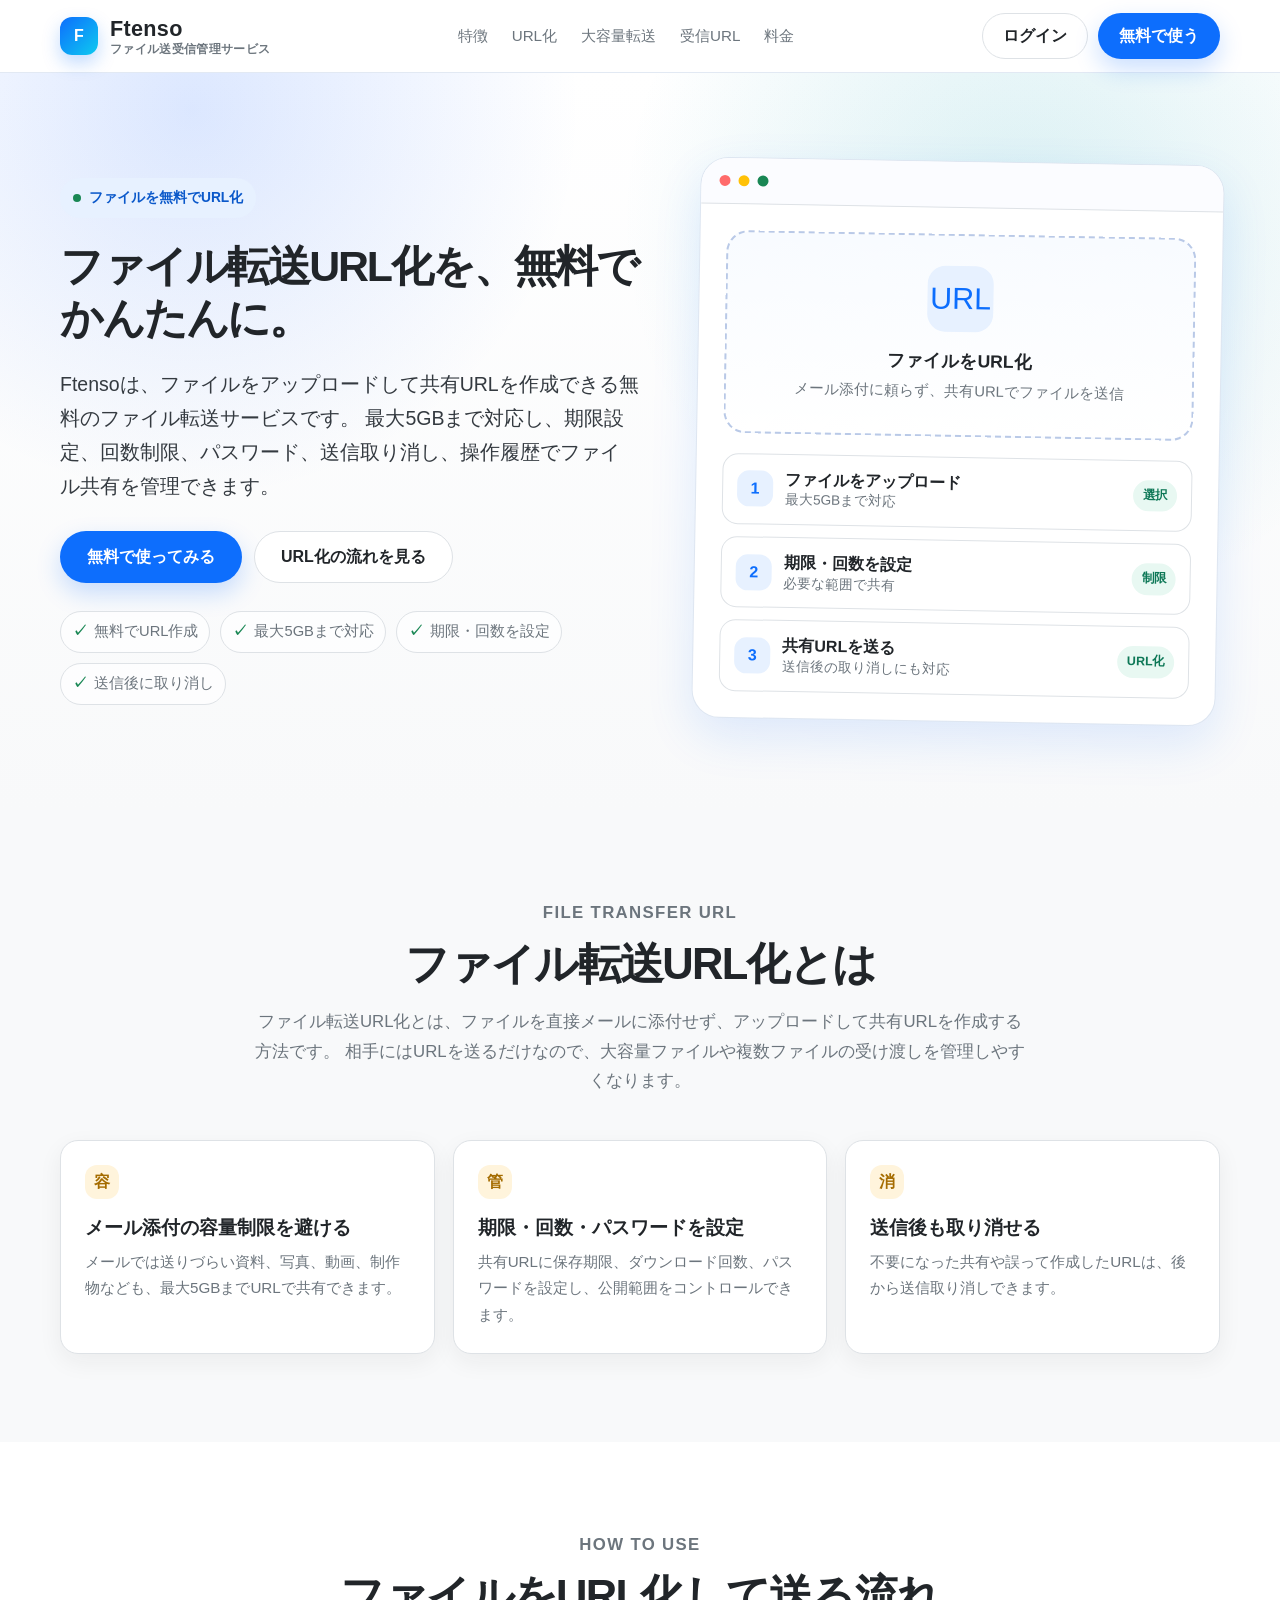
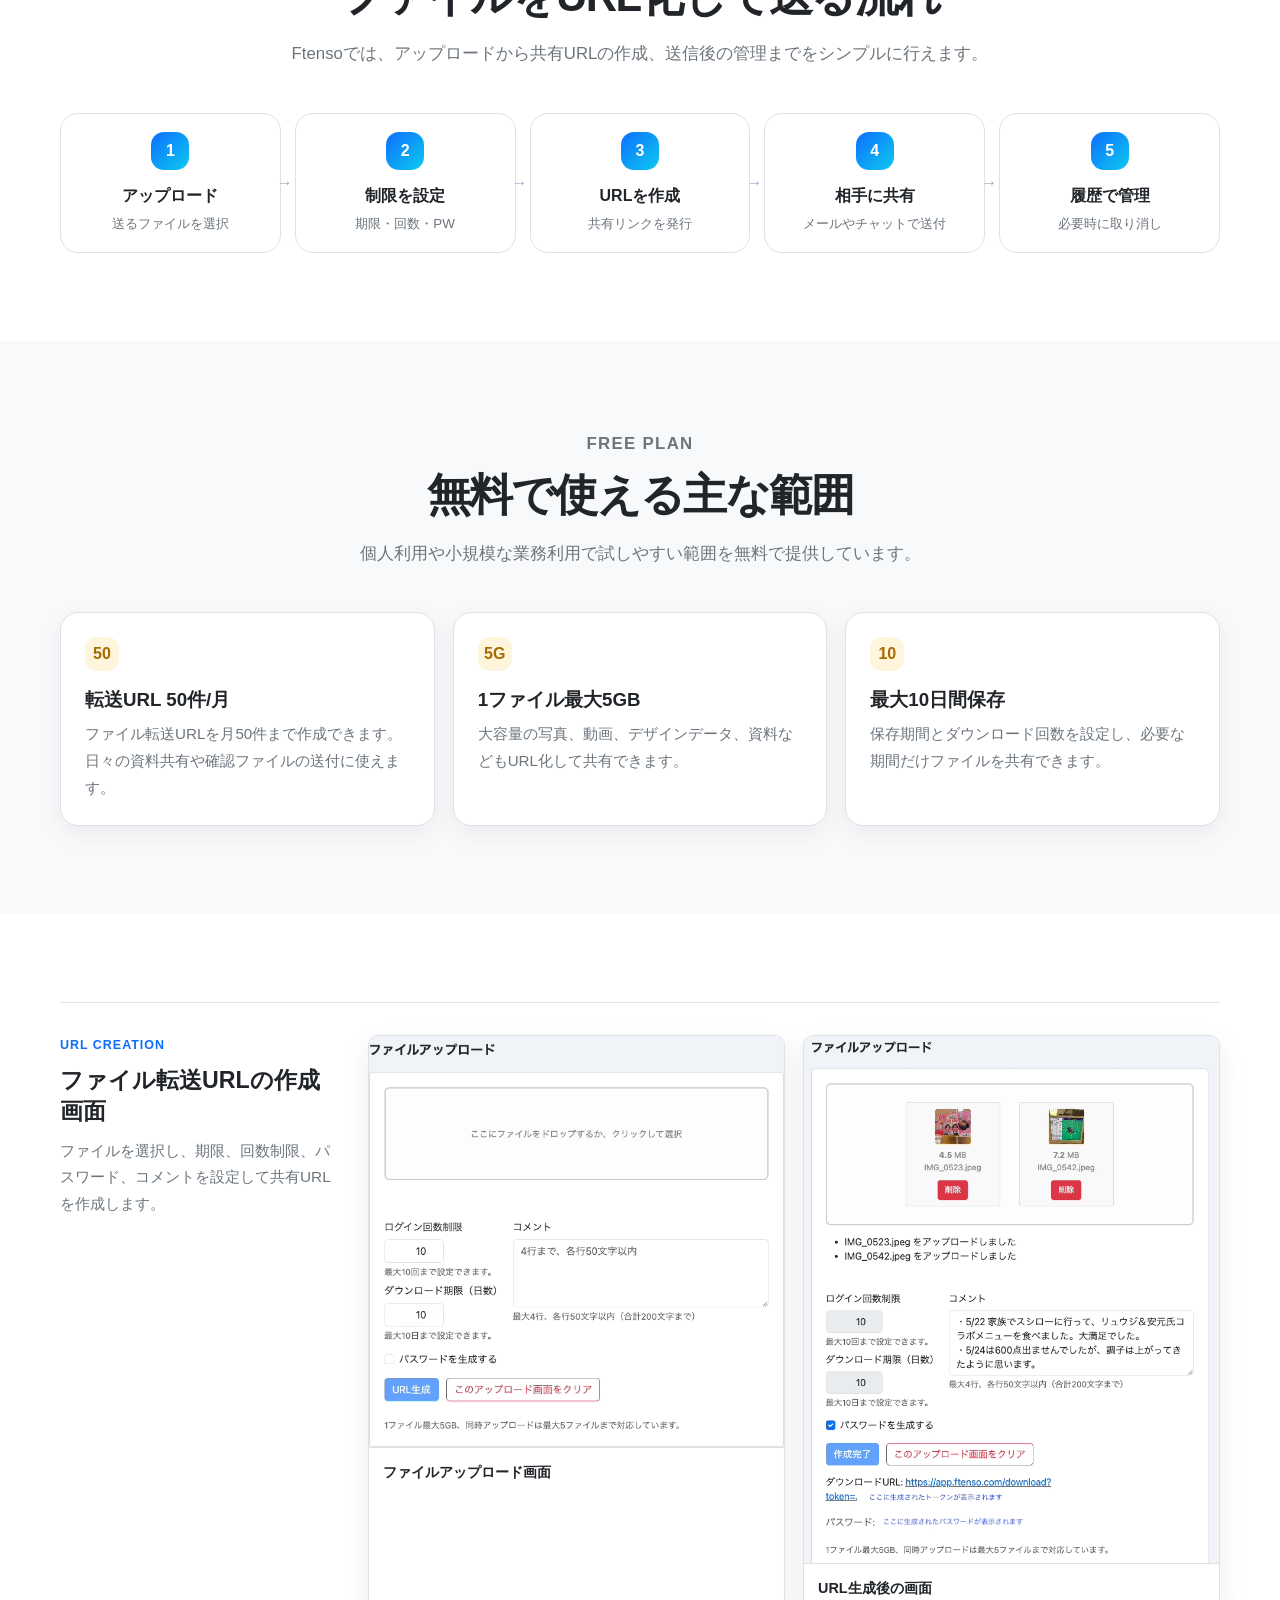
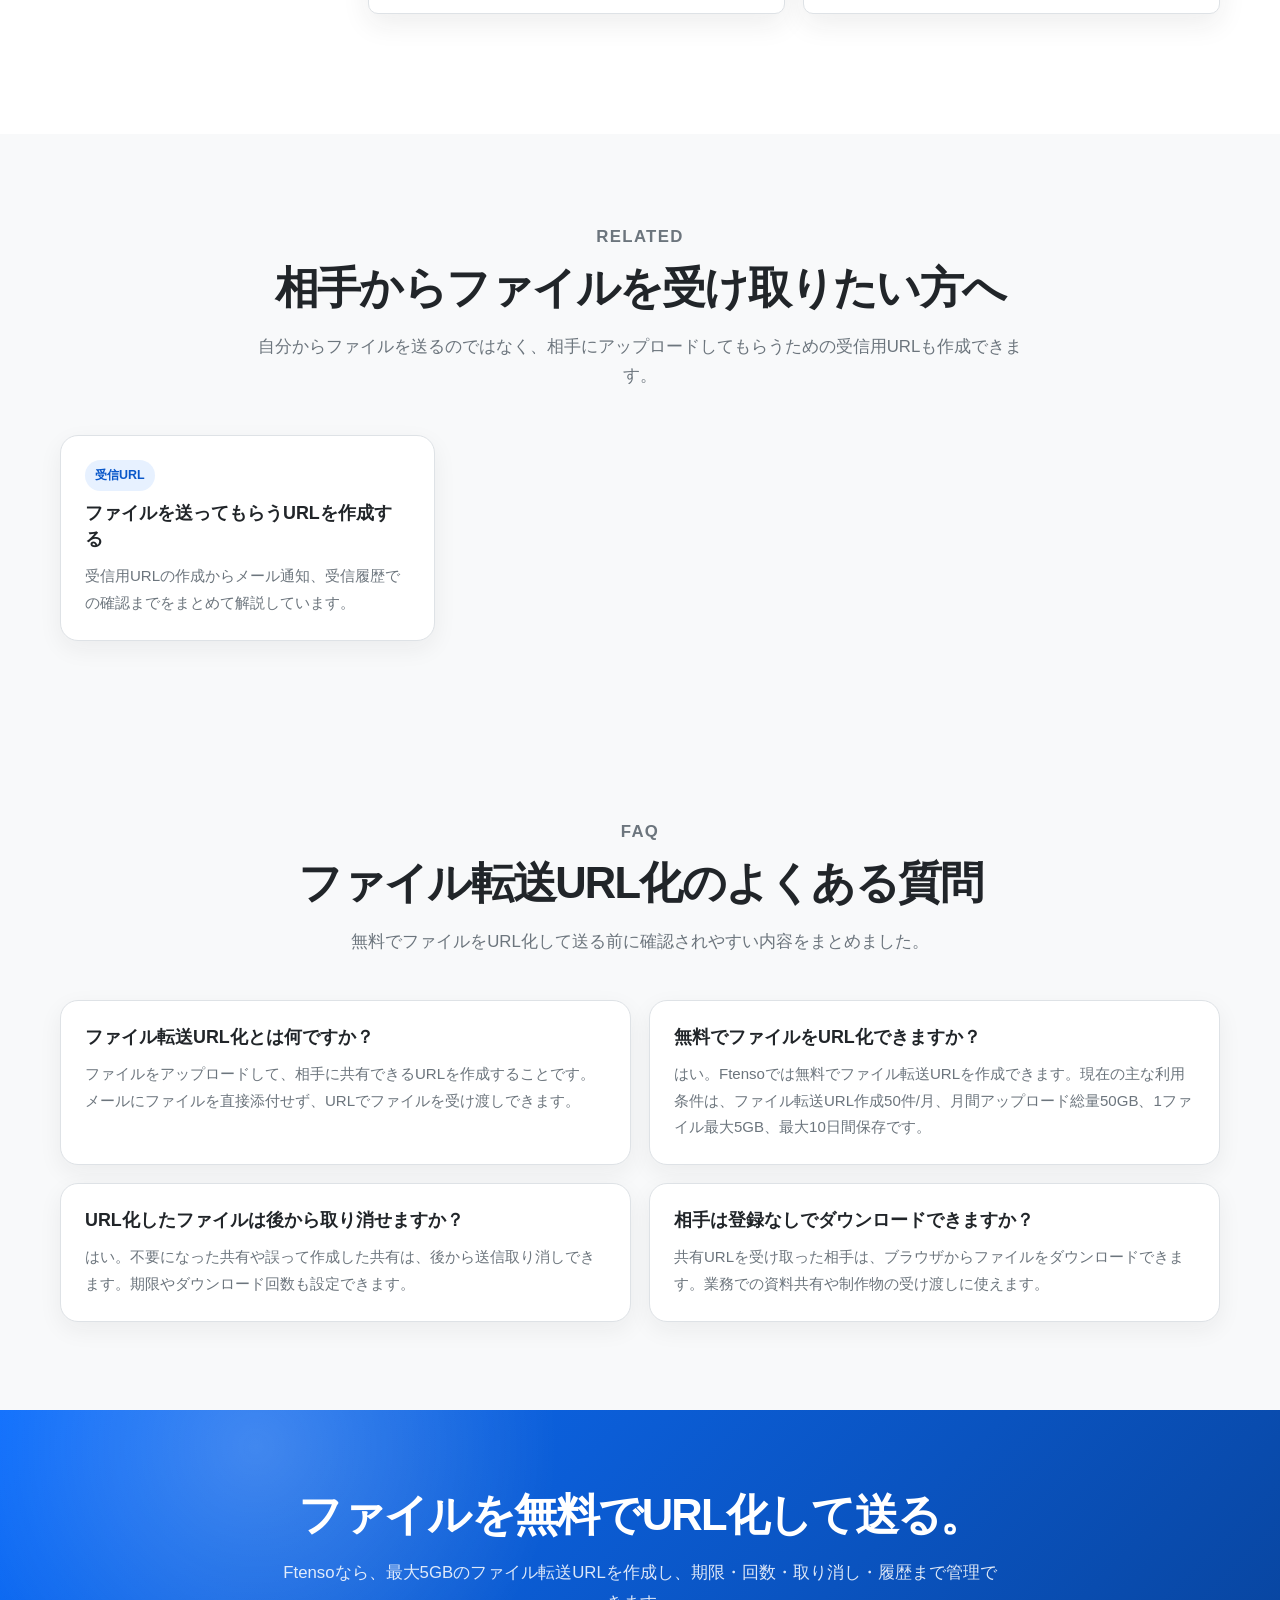
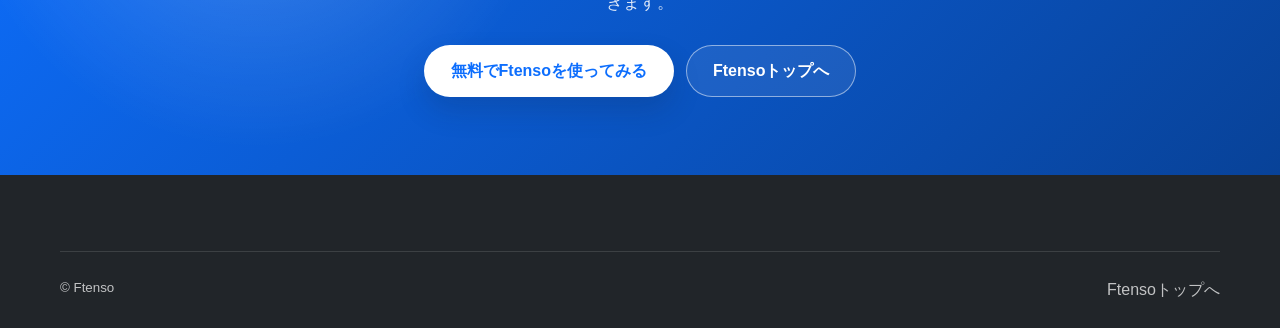
<file: file-transfer-url/index.html>
<!DOCTYPE html>
<html lang="ja">
<head>
  <!-- Google tag (gtag.js) -->
<script async src="https://www.googletagmanager.com/gtag/js?id=G-C4SGN38MDK"></script>
<script>
  window.dataLayer = window.dataLayer || [];
  function gtag(){dataLayer.push(arguments);}
  gtag('js', new Date());

  gtag('config', 'G-C4SGN38MDK');
</script>
  <meta charset="UTF-8" />
  <meta name="viewport" content="width=device-width, initial-scale=1.0" />
  <title>ファイル転送URL化を無料で｜最大5GBまでURLで送れるFtenso</title>
  <meta name="description" content="ファイル転送URL化を無料で行うならFtenso。ファイルをアップロードして共有URLを作成し、最大5GBまで送信できます。期限設定、回数制限、パスワード、送信取り消し、操作履歴に対応。" />
  <meta name="robots" content="index, follow" />
  <link rel="canonical" href="https://www.ftenso.com/file-transfer-url/" />
  <meta property="og:type" content="article" />
  <meta property="og:site_name" content="Ftenso" />
  <meta property="og:title" content="ファイル転送URL化を無料で｜最大5GBまでURLで送れるFtenso" />
  <meta property="og:description" content="ファイルをアップロードして共有URLを作成。最大5GB、期限設定、回数制限、パスワード、送信取り消し、操作履歴に対応。" />
  <meta property="og:url" content="https://www.ftenso.com/file-transfer-url/" />
  <meta name="twitter:card" content="summary" />
  <link rel="stylesheet" href="/style.css" />
  <script type="application/ld+json">
  {
    "@context": "https://schema.org",
    "@graph": [
      {
        "@type": "WebPage",
        "@id": "https://www.ftenso.com/file-transfer-url/#webpage",
        "url": "https://www.ftenso.com/file-transfer-url/",
        "name": "ファイル転送URL化を無料で｜最大5GBまでURLで送れるFtenso",
        "description": "ファイル転送URL化を無料で行うならFtenso。ファイルをアップロードして共有URLを作成し、最大5GBまで送信できます。",
        "inLanguage": "ja",
        "isPartOf": {"@id": "https://www.ftenso.com/#website"},
        "dateModified": "2026-09-06",
        "breadcrumb": {"@id": "https://www.ftenso.com/file-transfer-url/#breadcrumb"},
        "about": {"@id": "https://www.ftenso.com/file-transfer-url/#software"}
      },
      {
        "@type": "BreadcrumbList",
        "@id": "https://www.ftenso.com/file-transfer-url/#breadcrumb",
        "itemListElement": [
          {"@type": "ListItem", "position": 1, "name": "Ftenso", "item": "https://www.ftenso.com/"},
          {"@type": "ListItem", "position": 2, "name": "ファイル転送URL化", "item": "https://www.ftenso.com/file-transfer-url/"}
        ]
      },
      {
        "@type": "SoftwareApplication",
        "@id": "https://www.ftenso.com/file-transfer-url/#software",
        "name": "Ftenso",
        "applicationCategory": "BusinessApplication",
        "operatingSystem": "Web",
        "url": "https://www.ftenso.com/file-transfer-url/",
        "offers": {"@type": "Offer", "price": "0", "priceCurrency": "JPY"},
        "description": "ファイルをURL化して共有できる無料のファイル転送サービス。最大5GB、期限設定、回数制限、パスワード、送信取り消し、操作履歴に対応。"
      },
      {
        "@type": "FAQPage",
        "@id": "https://www.ftenso.com/file-transfer-url/#faq",
        "name": "ファイル転送URL化のよくある質問",
        "mainEntity": [
          {
            "@type": "Question",
            "name": "ファイル転送URL化とは何ですか？",
            "acceptedAnswer": {
              "@type": "Answer",
              "text": "ファイルをアップロードして、相手に共有できるURLを作成することです。メールにファイルを直接添付せず、URLを送ることでファイルを受け渡しできます。"
            }
          },
          {
            "@type": "Question",
            "name": "無料でファイルをURL化できますか？",
            "acceptedAnswer": {
              "@type": "Answer",
              "text": "はい。Ftensoでは無料でファイル転送URLを作成できます。現在の主な利用条件は、ファイル転送URL作成50件/月、月間アップロード総量50GB、1ファイル最大5GB、最大10日間保存です。"
            }
          },
          {
            "@type": "Question",
            "name": "URL化したファイルは後から取り消せますか？",
            "acceptedAnswer": {
              "@type": "Answer",
              "text": "はい。不要になった共有や誤って作成した共有は、後から送信取り消しできます。期限やダウンロード回数も設定できます。"
            }
          }
        ]
      }
    ]
  }
  </script>
</head>
<body id="top">
  <header class="site-header">
    <div class="container header-inner">
      <a class="brand" href="/" aria-label="Ftenso トップへ">
        <span class="brand-mark">F</span>
        <span class="brand-text"><span class="brand-name">Ftenso</span><span class="brand-sub">ファイル送受信管理サービス</span></span>
      </a>
      <nav class="nav" aria-label="メインナビゲーション">
        <a href="/#concept">特徴</a>
        <a href="/file-transfer-url/">URL化</a>
        <a href="/large-file-transfer/">大容量転送</a>
        <a href="/receive-file/">受信URL</a>
        <a href="/#price">料金</a>
      </nav>
      <div class="header-actions">
        <a class="btn btn-ghost" href="https://app.ftenso.com/auth/login">ログイン</a>
        <a class="btn btn-primary" href="https://app.ftenso.com/auth/register">無料で使う</a>
      </div>
    </div>
  </header>

  <main>
    <section class="hero">
      <div class="container hero-grid">
        <div class="hero-copy">
          <p class="eyebrow">ファイルを無料でURL化</p>
          <h1>ファイル転送URL化を、無料でかんたんに。</h1>
          <p class="hero-lead">
            Ftensoは、ファイルをアップロードして共有URLを作成できる無料のファイル転送サービスです。
            最大5GBまで対応し、期限設定、回数制限、パスワード、送信取り消し、操作履歴でファイル共有を管理できます。
          </p>
          <div class="hero-actions">
            <a class="btn btn-primary btn-large" href="https://app.ftenso.com/auth/register">無料で使ってみる</a>
            <a class="btn btn-ghost btn-large" href="#howto">URL化の流れを見る</a>
          </div>
          <ul class="hero-points" aria-label="ファイル転送URL化の特徴">
            <li>無料でURL作成</li>
            <li>最大5GBまで対応</li>
            <li>期限・回数を設定</li>
            <li>送信後に取り消し</li>
          </ul>
        </div>
        <div class="hero-visual" aria-label="Ftensoのファイル転送URL化イメージ">
          <div class="mock-window">
            <div class="window-bar"><span></span><span></span><span></span></div>
            <div class="mock-body">
              <div class="drop-area">
                <div class="drop-icon">URL</div>
                <strong>ファイルをURL化</strong>
                <span>メール添付に頼らず、共有URLでファイルを送信</span>
              </div>
              <div class="activity-list">
                <div class="activity-item">
                  <div class="activity-icon">1</div>
                  <div><strong>ファイルをアップロード</strong><span>最大5GBまで対応</span></div>
                  <em>選択</em>
                </div>
                <div class="activity-item">
                  <div class="activity-icon">2</div>
                  <div><strong>期限・回数を設定</strong><span>必要な範囲で共有</span></div>
                  <em>制限</em>
                </div>
                <div class="activity-item">
                  <div class="activity-icon">3</div>
                  <div><strong>共有URLを送る</strong><span>送信後の取り消しにも対応</span></div>
                  <em>URL化</em>
                </div>
              </div>
            </div>
          </div>
        </div>
      </div>
    </section>

    <section class="section">
      <div class="container">
        <div class="section-head">
          <p class="section-kicker">File Transfer URL</p>
          <h2>ファイル転送URL化とは</h2>
          <p>
            ファイル転送URL化とは、ファイルを直接メールに添付せず、アップロードして共有URLを作成する方法です。
            相手にはURLを送るだけなので、大容量ファイルや複数ファイルの受け渡しを管理しやすくなります。
          </p>
        </div>
        <div class="problem-grid">
          <article class="problem-card">
            <span class="card-num">容</span>
            <h3>メール添付の容量制限を避ける</h3>
            <p>メールでは送りづらい資料、写真、動画、制作物なども、最大5GBまでURLで共有できます。</p>
          </article>
          <article class="problem-card">
            <span class="card-num">管</span>
            <h3>期限・回数・パスワードを設定</h3>
            <p>共有URLに保存期限、ダウンロード回数、パスワードを設定し、公開範囲をコントロールできます。</p>
          </article>
          <article class="problem-card">
            <span class="card-num">消</span>
            <h3>送信後も取り消せる</h3>
            <p>不要になった共有や誤って作成したURLは、後から送信取り消しできます。</p>
          </article>
        </div>
      </div>
    </section>

    <section id="howto" class="section section-white">
      <div class="container">
        <div class="section-head">
          <p class="section-kicker">How To Use</p>
          <h2>ファイルをURL化して送る流れ</h2>
          <p>Ftensoでは、アップロードから共有URLの作成、送信後の管理までをシンプルに行えます。</p>
        </div>
        <div class="flow flow-compact">
          <div class="flow-step"><span>1</span><strong>アップロード</strong><p>送るファイルを選択</p></div>
          <div class="flow-step"><span>2</span><strong>制限を設定</strong><p>期限・回数・PW</p></div>
          <div class="flow-step"><span>3</span><strong>URLを作成</strong><p>共有リンクを発行</p></div>
          <div class="flow-step"><span>4</span><strong>相手に共有</strong><p>メールやチャットで送付</p></div>
          <div class="flow-step"><span>5</span><strong>履歴で管理</strong><p>必要時に取り消し</p></div>
        </div>
      </div>
    </section>

    <section class="section">
      <div class="container">
        <div class="section-head">
          <p class="section-kicker">Free Plan</p>
          <h2>無料で使える主な範囲</h2>
          <p>個人利用や小規模な業務利用で試しやすい範囲を無料で提供しています。</p>
        </div>
        <div class="problem-grid">
          <article class="problem-card">
            <span class="card-num">50</span>
            <h3>転送URL 50件/月</h3>
            <p>ファイル転送URLを月50件まで作成できます。日々の資料共有や確認ファイルの送付に使えます。</p>
          </article>
          <article class="problem-card">
            <span class="card-num">5G</span>
            <h3>1ファイル最大5GB</h3>
            <p>大容量の写真、動画、デザインデータ、資料などもURL化して共有できます。</p>
          </article>
          <article class="problem-card">
            <span class="card-num">10</span>
            <h3>最大10日間保存</h3>
            <p>保存期間とダウンロード回数を設定し、必要な期間だけファイルを共有できます。</p>
          </article>
        </div>
      </div>
    </section>

    <section class="section section-white">
      <div class="container">
        <div class="screen-section">
          <div class="screen-copy">
            <p class="screen-label">URL Creation</p>
            <h3>ファイル転送URLの作成画面</h3>
            <p>ファイルを選択し、期限、回数制限、パスワード、コメントを設定して共有URLを作成します。</p>
          </div>
          <div class="screen-grid screen-grid-two">
            <figure class="screen-card">
              <picture>
                <source srcset="/static/screenshots/file-send-upload.avif" type="image/avif" />
                <img src="/static/screenshots/file-send-upload.png" width="672" height="665" alt="Ftensoのファイル転送アップロード画面。ファイルを選択して無料で共有URLを作成できる画面" loading="lazy" decoding="async" />
              </picture>
              <figcaption>ファイルアップロード画面</figcaption>
            </figure>
            <figure class="screen-card">
              <picture>
                <source srcset="/static/screenshots/file-send-url.avif" type="image/avif" />
                <img src="/static/screenshots/file-send-url.png" width="702" height="891" alt="Ftensoのファイル転送URL生成後の画面。期限、回数制限、パスワード付きでファイルをURL化" loading="lazy" decoding="async" />
              </picture>
              <figcaption>URL生成後の画面</figcaption>
            </figure>
          </div>
        </div>
      </div>
    </section>

    <section class="section">
      <div class="container">
        <div class="section-head">
          <p class="section-kicker">Related</p>
          <h2>相手からファイルを受け取りたい方へ</h2>
          <p>自分からファイルを送るのではなく、相手にアップロードしてもらうための受信用URLも作成できます。</p>
        </div>
        <div class="seo-link-grid">
          <a class="seo-link-card" href="/receive-file/">
            <span>受信URL</span>
            <strong>ファイルを送ってもらうURLを作成する</strong>
            <p>受信用URLの作成からメール通知、受信履歴での確認までをまとめて解説しています。</p>
          </a>
        </div>
      </div>
    </section>

    <section id="faq" class="section">
      <div class="container">
        <div class="section-head">
          <p class="section-kicker">FAQ</p>
          <h2>ファイル転送URL化のよくある質問</h2>
          <p>無料でファイルをURL化して送る前に確認されやすい内容をまとめました。</p>
        </div>
        <div class="faq-grid">
          <article class="faq-card">
            <h3>ファイル転送URL化とは何ですか？</h3>
            <p>ファイルをアップロードして、相手に共有できるURLを作成することです。メールにファイルを直接添付せず、URLでファイルを受け渡しできます。</p>
          </article>
          <article class="faq-card">
            <h3>無料でファイルをURL化できますか？</h3>
            <p>はい。Ftensoでは無料でファイル転送URLを作成できます。現在の主な利用条件は、ファイル転送URL作成50件/月、月間アップロード総量50GB、1ファイル最大5GB、最大10日間保存です。</p>
          </article>
          <article class="faq-card">
            <h3>URL化したファイルは後から取り消せますか？</h3>
            <p>はい。不要になった共有や誤って作成した共有は、後から送信取り消しできます。期限やダウンロード回数も設定できます。</p>
          </article>
          <article class="faq-card">
            <h3>相手は登録なしでダウンロードできますか？</h3>
            <p>共有URLを受け取った相手は、ブラウザからファイルをダウンロードできます。業務での資料共有や制作物の受け渡しに使えます。</p>
          </article>
        </div>
      </div>
    </section>

    <section class="cta">
      <div class="container cta-inner">
        <h2>ファイルを無料でURL化して送る。</h2>
        <p>Ftensoなら、最大5GBのファイル転送URLを作成し、期限・回数・取り消し・履歴まで管理できます。</p>
        <div class="cta-actions">
          <a class="btn btn-white btn-large" href="https://app.ftenso.com/auth/register">無料でFtensoを使ってみる</a>
          <a class="btn btn-outline-white btn-large" href="/">Ftensoトップへ</a>
        </div>
      </div>
    </section>
  </main>

  <footer class="footer">
    <div class="container footer-bottom">
      <small>© Ftenso</small>
      <a href="/">Ftensoトップへ</a>
    </div>
  </footer>
</body>
</html>
</file>
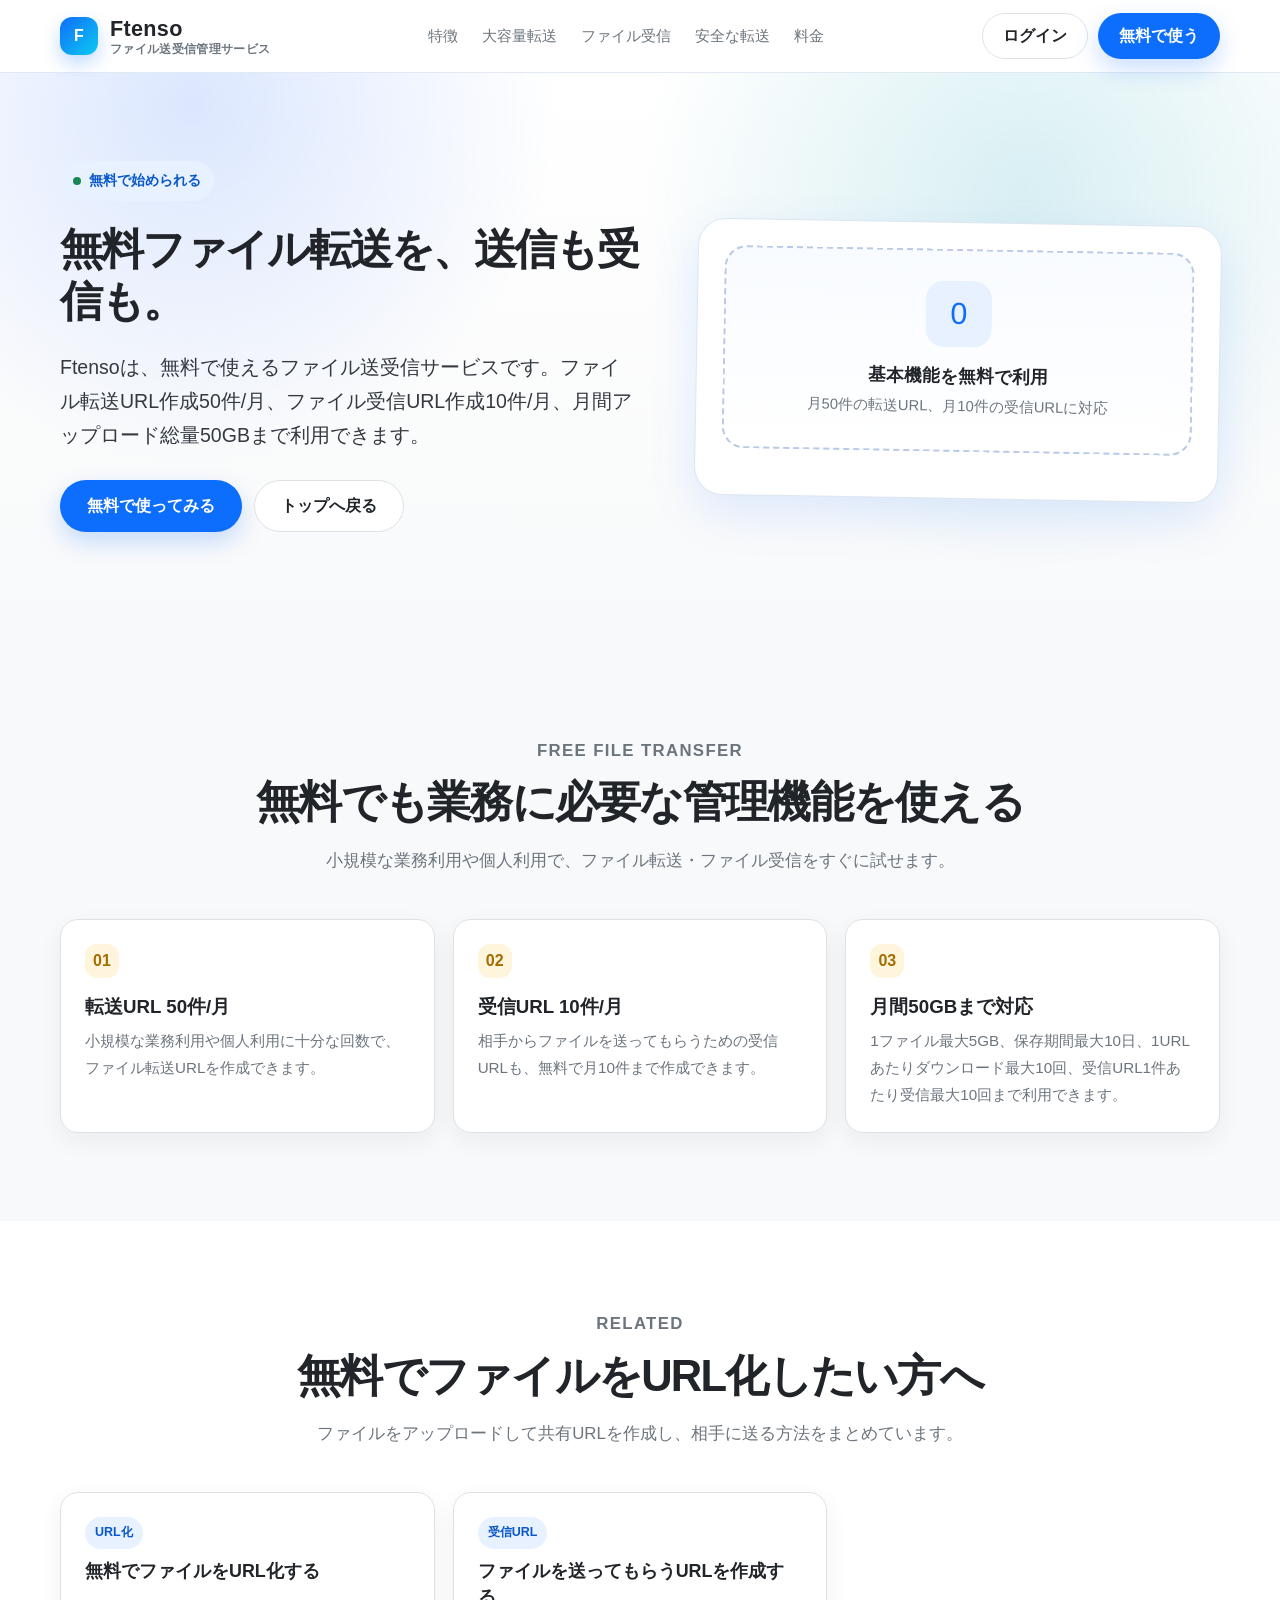
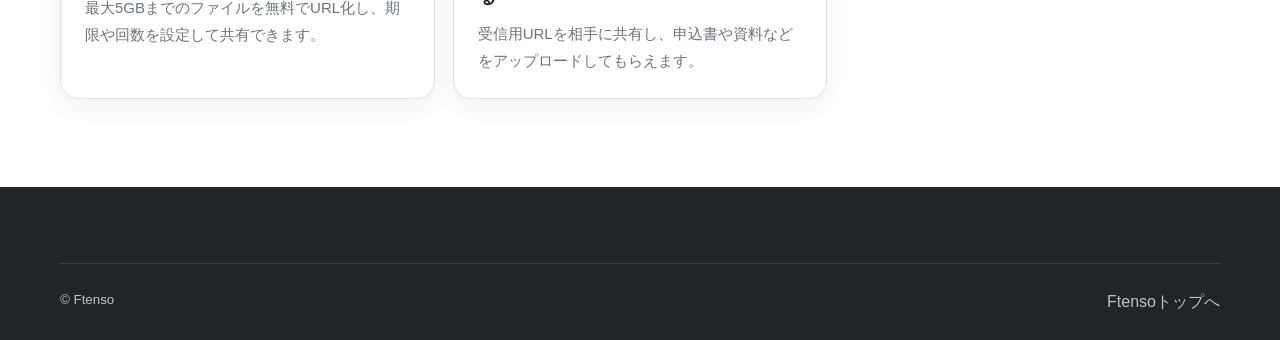
<file: free-file-transfer/index.html>
<!DOCTYPE html>
<html lang="ja">
<head>
  <!-- Google tag (gtag.js) -->
<script async src="https://www.googletagmanager.com/gtag/js?id=G-C4SGN38MDK"></script>
<script>
  window.dataLayer = window.dataLayer || [];
  function gtag(){dataLayer.push(arguments);}
  gtag('js', new Date());

  gtag('config', 'G-C4SGN38MDK');
</script>
  <meta charset="UTF-8" />
  <meta name="viewport" content="width=device-width, initial-scale=1.0" />
  <title>無料ファイル転送｜最大5GB・ファイル受信にも対応するFtenso</title>
  <meta name="description" content="Ftensoは無料で使えるファイル転送サービスです。ファイル転送URL作成50件/月、ファイル受信URL作成10件/月、月間50GB、最大5GB、通知、履歴に対応。" />
  <link rel="canonical" href="https://www.ftenso.com/free-file-transfer/" />
  <meta property="og:type" content="article" />
  <meta property="og:site_name" content="Ftenso" />
  <meta property="og:title" content="無料ファイル転送｜最大5GB・ファイル受信にも対応するFtenso" />
  <meta property="og:description" content="無料で使えるファイル転送サービス。ファイル転送URL作成50件/月、ファイル受信URL作成10件/月、月間50GB、最大5GB、通知、履歴に対応。" />
  <meta property="og:url" content="https://www.ftenso.com/free-file-transfer/" />
  <meta name="twitter:card" content="summary" />
  <link rel="stylesheet" href="/style.css" />
  <script type="application/ld+json">
  {"@context":"https://schema.org","@type":"SoftwareApplication","name":"Ftenso","applicationCategory":"BusinessApplication","operatingSystem":"Web","url":"https://www.ftenso.com/free-file-transfer/","offers":{"@type":"Offer","price":"0","priceCurrency":"JPY"},"description":"無料で使えるファイル転送サービス。ファイル転送URL作成50件/月、ファイル受信URL作成10件/月、月間アップロード総量50GB、1ファイル最大5GB、通知、履歴に対応。"}
  </script>
</head>
<body id="top">
  <header class="site-header">
    <div class="container header-inner">
      <a class="brand" href="/" aria-label="Ftenso トップへ"><span class="brand-mark">F</span><span class="brand-text"><span class="brand-name">Ftenso</span><span class="brand-sub">ファイル送受信管理サービス</span></span></a>
      <nav class="nav" aria-label="メインナビゲーション"><a href="/#concept">特徴</a><a href="/large-file-transfer/">大容量転送</a><a href="/receive-file/">ファイル受信</a><a href="/secure-file-transfer/">安全な転送</a><a href="/#price">料金</a></nav>
      <div class="header-actions"><a class="btn btn-ghost" href="https://app.ftenso.com/auth/login">ログイン</a><a class="btn btn-primary" href="https://app.ftenso.com/auth/register">無料で使う</a></div>
    </div>
  </header>
  <main>
    <section class="hero">
      <div class="container hero-grid">
        <div class="hero-copy">
          <p class="eyebrow">無料で始められる</p>
          <h1>無料ファイル転送を、送信も受信も。</h1>
          <p class="hero-lead">Ftensoは、無料で使えるファイル送受信サービスです。ファイル転送URL作成50件/月、ファイル受信URL作成10件/月、月間アップロード総量50GBまで利用できます。</p>
          <div class="hero-actions"><a class="btn btn-primary btn-large" href="https://app.ftenso.com/auth/register">無料で使ってみる</a><a class="btn btn-ghost btn-large" href="/">トップへ戻る</a></div>
        </div>
        <div class="mock-window"><div class="mock-body"><div class="drop-area"><div class="drop-icon">0</div><strong>基本機能を無料で利用</strong><span>月50件の転送URL、月10件の受信URLに対応</span></div></div></div>
      </div>
    </section>
    <section class="section">
      <div class="container">
        <div class="section-head"><p class="section-kicker">Free File Transfer</p><h2>無料でも業務に必要な管理機能を使える</h2><p>小規模な業務利用や個人利用で、ファイル転送・ファイル受信をすぐに試せます。</p></div>
        <div class="problem-grid">
          <article class="problem-card"><span class="card-num">01</span><h3>転送URL 50件/月</h3><p>小規模な業務利用や個人利用に十分な回数で、ファイル転送URLを作成できます。</p></article>
          <article class="problem-card"><span class="card-num">02</span><h3>受信URL 10件/月</h3><p>相手からファイルを送ってもらうための受信URLも、無料で月10件まで作成できます。</p></article>
          <article class="problem-card"><span class="card-num">03</span><h3>月間50GBまで対応</h3><p>1ファイル最大5GB、保存期間最大10日、1URLあたりダウンロード最大10回、受信URL1件あたり受信最大10回まで利用できます。</p></article>
        </div>
      </div>
    </section>
    <section class="section section-white">
      <div class="container">
        <div class="section-head">
          <p class="section-kicker">Related</p>
          <h2>無料でファイルをURL化したい方へ</h2>
          <p>ファイルをアップロードして共有URLを作成し、相手に送る方法をまとめています。</p>
        </div>
        <div class="seo-link-grid">
          <a class="seo-link-card" href="/file-transfer-url/">
            <span>URL化</span>
            <strong>無料でファイルをURL化する</strong>
            <p>最大5GBまでのファイルを無料でURL化し、期限や回数を設定して共有できます。</p>
          </a>
          <a class="seo-link-card" href="/receive-file/">
            <span>受信URL</span>
            <strong>ファイルを送ってもらうURLを作成する</strong>
            <p>受信用URLを相手に共有し、申込書や資料などをアップロードしてもらえます。</p>
          </a>
        </div>
      </div>
    </section>
  </main>
  <footer class="footer"><div class="container footer-bottom"><small>© Ftenso</small><a href="/">Ftensoトップへ</a></div></footer>
</body>
</html>
</file>
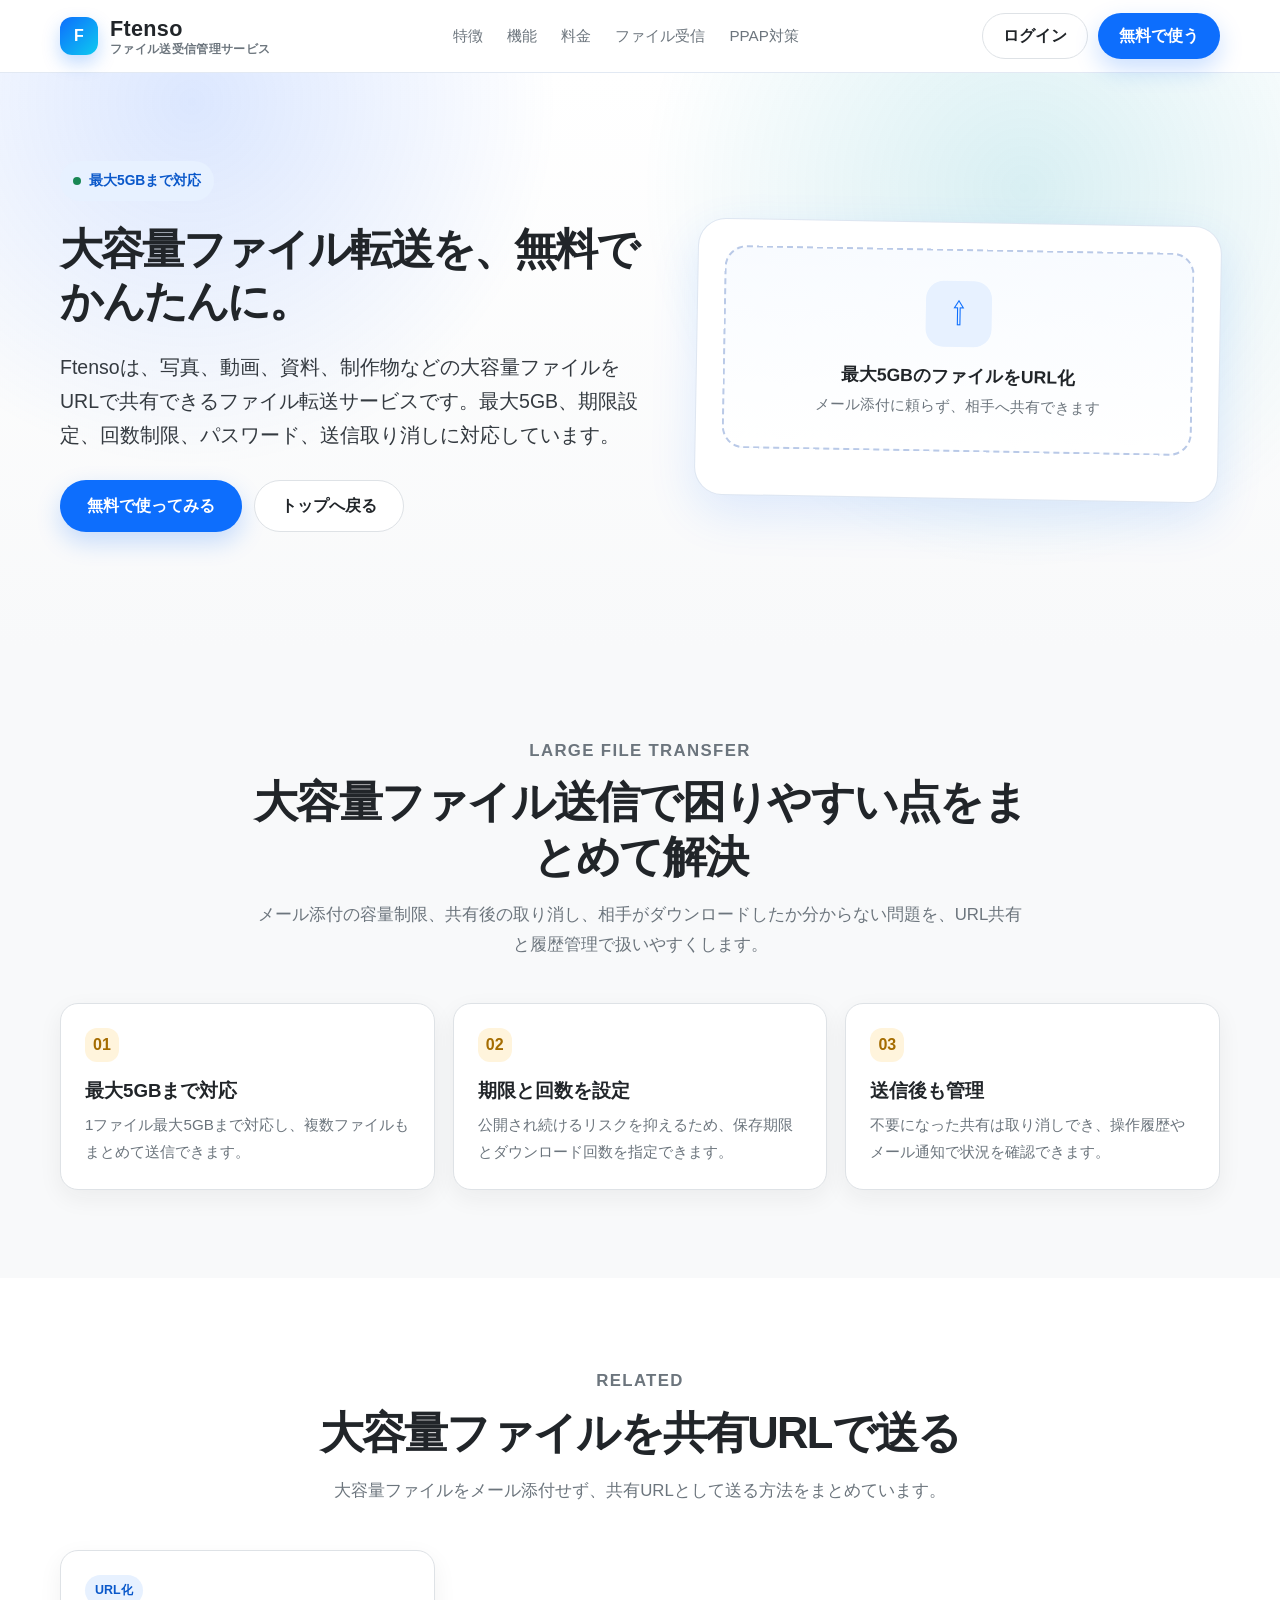
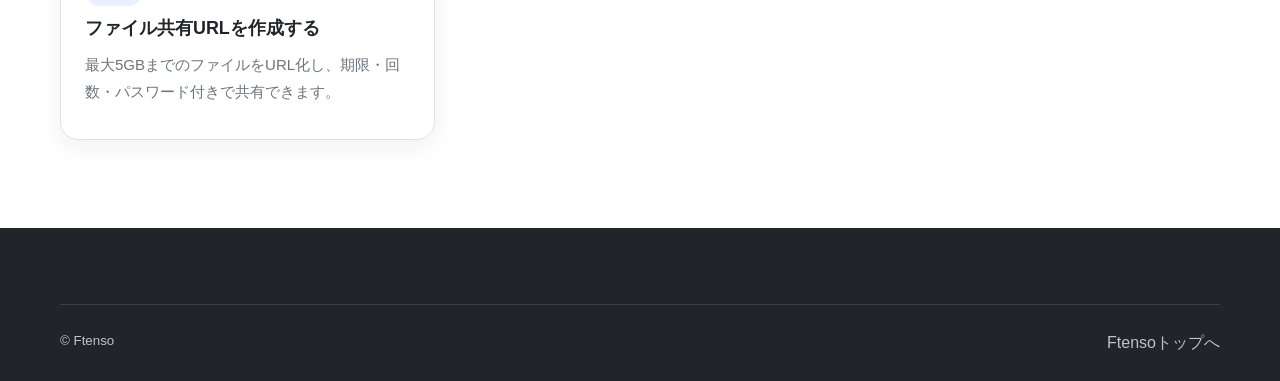
<file: large-file-transfer/index.html>
<!DOCTYPE html>
<html lang="ja">
<head>
  <!-- Google tag (gtag.js) -->
<script async src="https://www.googletagmanager.com/gtag/js?id=G-C4SGN38MDK"></script>
<script>
  window.dataLayer = window.dataLayer || [];
  function gtag(){dataLayer.push(arguments);}
  gtag('js', new Date());

  gtag('config', 'G-C4SGN38MDK');
</script>
  <meta charset="UTF-8" />
  <meta name="viewport" content="width=device-width, initial-scale=1.0" />
  <title>大容量ファイル転送｜最大5GBまで無料で送れるFtenso</title>
  <meta name="description" content="Ftensoは最大5GBまで対応した無料の大容量ファイル転送サービスです。期限設定、回数制限、パスワード、送信取り消し、メール通知、操作履歴に対応しています。" />
  <link rel="canonical" href="https://www.ftenso.com/large-file-transfer/" />
  <meta property="og:type" content="article" />
  <meta property="og:site_name" content="Ftenso" />
  <meta property="og:title" content="大容量ファイル転送｜最大5GBまで無料で送れるFtenso" />
  <meta property="og:description" content="最大5GBまで対応。期限設定、回数制限、パスワード、送信取り消し、メール通知、操作履歴に対応したファイル転送サービスです。" />
  <meta property="og:url" content="https://www.ftenso.com/large-file-transfer/" />
  <meta name="twitter:card" content="summary" />
  <link rel="stylesheet" href="/style.css" />
  <script type="application/ld+json">
  {
    "@context": "https://schema.org",
    "@type": "SoftwareApplication",
    "name": "Ftenso",
    "applicationCategory": "BusinessApplication",
    "operatingSystem": "Web",
    "url": "https://www.ftenso.com/large-file-transfer/",
    "offers": {"@type": "Offer", "price": "0", "priceCurrency": "JPY"},
    "description": "最大5GBまで対応した無料の大容量ファイル転送サービス。期限設定、回数制限、パスワード、送信取り消し、メール通知、操作履歴に対応。"
  }
  </script>
</head>
<body id="top">
  <header class="site-header">
    <div class="container header-inner">
      <a class="brand" href="/" aria-label="Ftenso トップへ">
        <span class="brand-mark">F</span>
        <span class="brand-text"><span class="brand-name">Ftenso</span><span class="brand-sub">ファイル送受信管理サービス</span></span>
      </a>
      <nav class="nav" aria-label="メインナビゲーション">
        <a href="/#concept">特徴</a>
        <a href="/#features">機能</a>
        <a href="/#price">料金</a>
        <a href="/receive-file/">ファイル受信</a>
        <a href="/ppap-alternative/">PPAP対策</a>
      </nav>
      <div class="header-actions">
        <a class="btn btn-ghost" href="https://app.ftenso.com/auth/login">ログイン</a>
        <a class="btn btn-primary" href="https://app.ftenso.com/auth/register">無料で使う</a>
      </div>
    </div>
  </header>

  <main>
    <section class="hero">
      <div class="container hero-grid">
        <div class="hero-copy">
          <p class="eyebrow">最大5GBまで対応</p>
          <h1>大容量ファイル転送を、無料でかんたんに。</h1>
          <p class="hero-lead">Ftensoは、写真、動画、資料、制作物などの大容量ファイルをURLで共有できるファイル転送サービスです。最大5GB、期限設定、回数制限、パスワード、送信取り消しに対応しています。</p>
          <div class="hero-actions">
            <a class="btn btn-primary btn-large" href="https://app.ftenso.com/auth/register">無料で使ってみる</a>
            <a class="btn btn-ghost btn-large" href="/">トップへ戻る</a>
          </div>
        </div>
        <div class="mock-window">
          <div class="mock-body">
            <div class="drop-area">
              <div class="drop-icon">⇧</div>
              <strong>最大5GBのファイルをURL化</strong>
              <span>メール添付に頼らず、相手へ共有できます</span>
            </div>
          </div>
        </div>
      </div>
    </section>

    <section class="section">
      <div class="container">
        <div class="section-head">
          <p class="section-kicker">Large File Transfer</p>
          <h2>大容量ファイル送信で困りやすい点をまとめて解決</h2>
          <p>メール添付の容量制限、共有後の取り消し、相手がダウンロードしたか分からない問題を、URL共有と履歴管理で扱いやすくします。</p>
        </div>
        <div class="problem-grid">
          <article class="problem-card"><span class="card-num">01</span><h3>最大5GBまで対応</h3><p>1ファイル最大5GBまで対応し、複数ファイルもまとめて送信できます。</p></article>
          <article class="problem-card"><span class="card-num">02</span><h3>期限と回数を設定</h3><p>公開され続けるリスクを抑えるため、保存期限とダウンロード回数を指定できます。</p></article>
          <article class="problem-card"><span class="card-num">03</span><h3>送信後も管理</h3><p>不要になった共有は取り消しでき、操作履歴やメール通知で状況を確認できます。</p></article>
        </div>
      </div>
    </section>
    <section class="section section-white">
      <div class="container">
        <div class="section-head">
          <p class="section-kicker">Related</p>
          <h2>大容量ファイルを共有URLで送る</h2>
          <p>大容量ファイルをメール添付せず、共有URLとして送る方法をまとめています。</p>
        </div>
        <div class="seo-link-grid">
          <a class="seo-link-card" href="/file-transfer-url/">
            <span>URL化</span>
            <strong>ファイル共有URLを作成する</strong>
            <p>最大5GBまでのファイルをURL化し、期限・回数・パスワード付きで共有できます。</p>
          </a>
        </div>
      </div>
    </section>
  </main>

  <footer class="footer">
    <div class="container footer-bottom">
      <small>© Ftenso</small>
      <a href="/">Ftensoトップへ</a>
    </div>
  </footer>
</body>
</html>
</file>
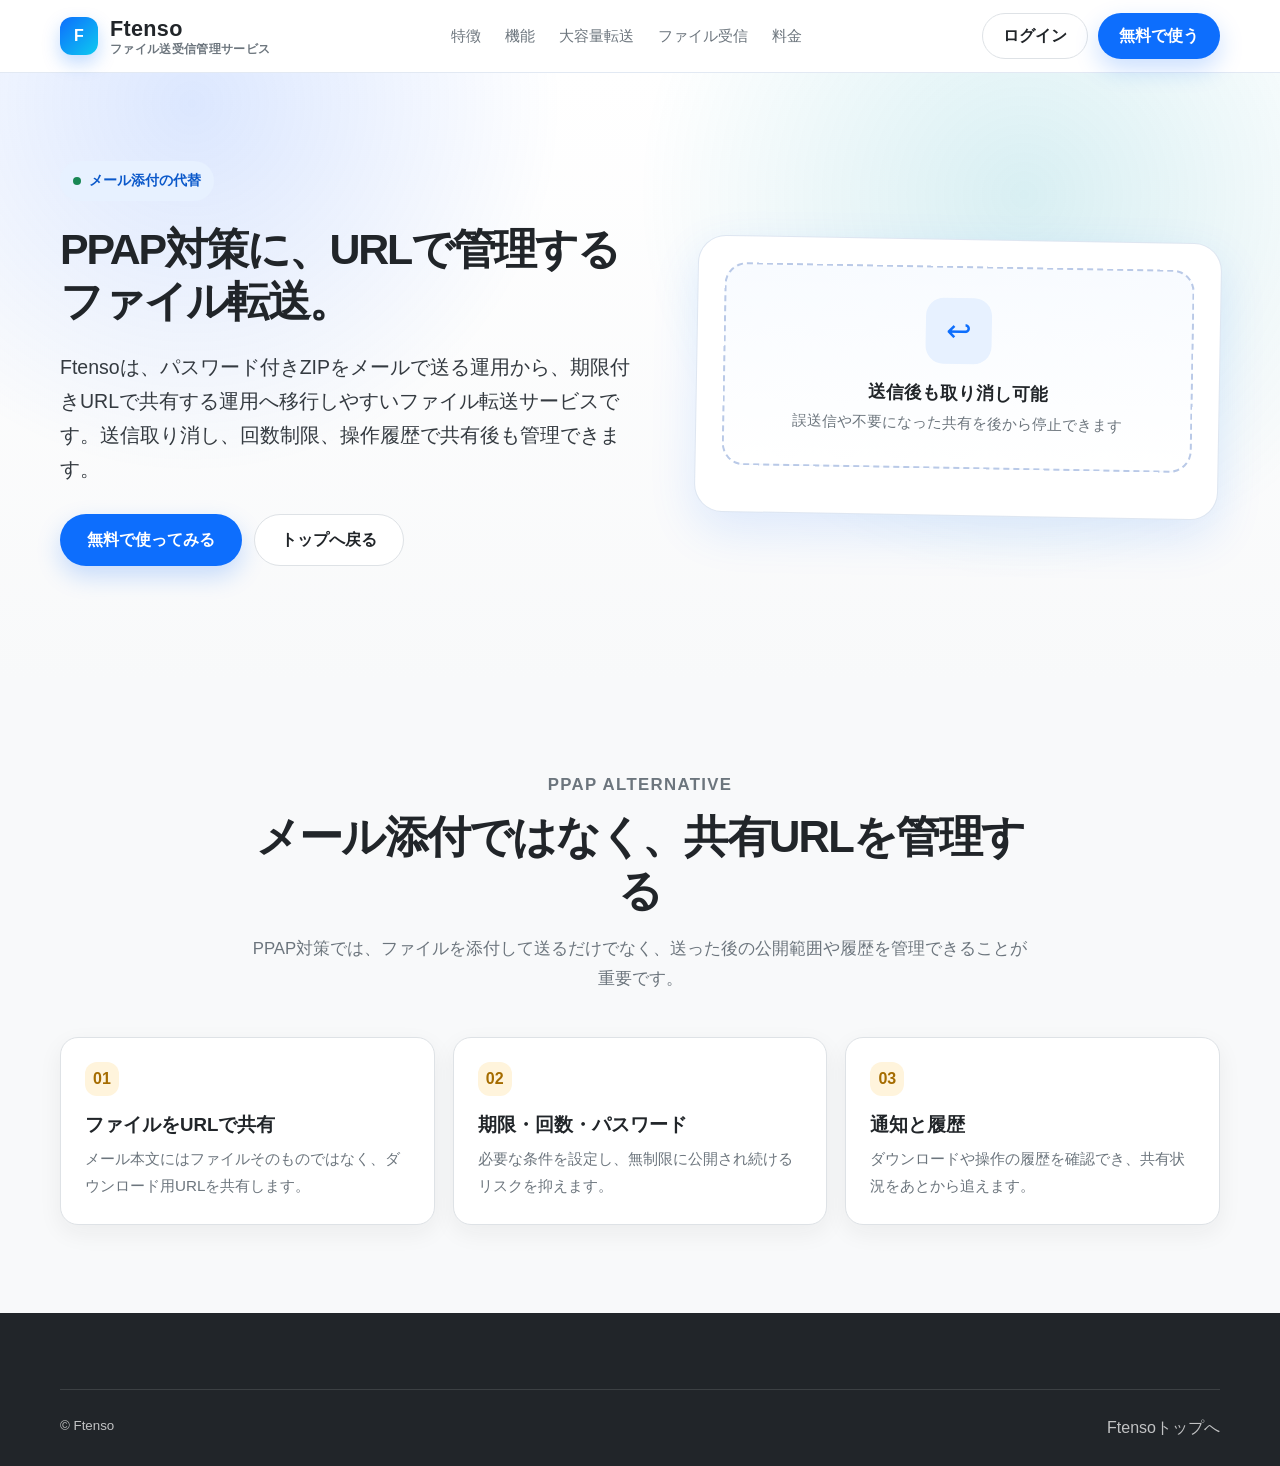
<file: ppap-alternative/index.html>
<!DOCTYPE html>
<html lang="ja">
<head>
  <!-- Google tag (gtag.js) -->
<script async src="https://www.googletagmanager.com/gtag/js?id=G-C4SGN38MDK"></script>
<script>
  window.dataLayer = window.dataLayer || [];
  function gtag(){dataLayer.push(arguments);}
  gtag('js', new Date());

  gtag('config', 'G-C4SGN38MDK');
</script>
  <meta charset="UTF-8" />
  <meta name="viewport" content="width=device-width, initial-scale=1.0" />
  <title>PPAP対策｜メール添付をやめるファイル転送サービス Ftenso</title>
  <meta name="description" content="FtensoはPPAP運用の代替に使えるファイル転送サービスです。メール添付ではなく、期限・回数・パスワードを設定したURLでファイルを共有できます。" />
  <link rel="canonical" href="https://www.ftenso.com/ppap-alternative/" />
  <meta property="og:type" content="article" />
  <meta property="og:site_name" content="Ftenso" />
  <meta property="og:title" content="PPAP対策｜メール添付をやめるファイル転送サービス Ftenso" />
  <meta property="og:description" content="メール添付ではなく、期限・回数・パスワードを設定したURLでファイルを共有できます。" />
  <meta property="og:url" content="https://www.ftenso.com/ppap-alternative/" />
  <meta name="twitter:card" content="summary" />
  <link rel="stylesheet" href="/style.css" />
  <script type="application/ld+json">
  {"@context":"https://schema.org","@type":"SoftwareApplication","name":"Ftenso","applicationCategory":"BusinessApplication","operatingSystem":"Web","url":"https://www.ftenso.com/ppap-alternative/","offers":{"@type":"Offer","price":"0","priceCurrency":"JPY"},"description":"PPAP運用の代替に使えるファイル転送サービス。期限、回数、パスワード、送信取り消し、操作履歴に対応。"}
  </script>
</head>
<body id="top">
  <header class="site-header">
    <div class="container header-inner">
      <a class="brand" href="/" aria-label="Ftenso トップへ"><span class="brand-mark">F</span><span class="brand-text"><span class="brand-name">Ftenso</span><span class="brand-sub">ファイル送受信管理サービス</span></span></a>
      <nav class="nav" aria-label="メインナビゲーション"><a href="/#concept">特徴</a><a href="/#features">機能</a><a href="/large-file-transfer/">大容量転送</a><a href="/receive-file/">ファイル受信</a><a href="/#price">料金</a></nav>
      <div class="header-actions"><a class="btn btn-ghost" href="https://app.ftenso.com/auth/login">ログイン</a><a class="btn btn-primary" href="https://app.ftenso.com/auth/register">無料で使う</a></div>
    </div>
  </header>
  <main>
    <section class="hero">
      <div class="container hero-grid">
        <div class="hero-copy">
          <p class="eyebrow">メール添付の代替</p>
          <h1>PPAP対策に、URLで管理するファイル転送。</h1>
          <p class="hero-lead">Ftensoは、パスワード付きZIPをメールで送る運用から、期限付きURLで共有する運用へ移行しやすいファイル転送サービスです。送信取り消し、回数制限、操作履歴で共有後も管理できます。</p>
          <div class="hero-actions"><a class="btn btn-primary btn-large" href="https://app.ftenso.com/auth/register">無料で使ってみる</a><a class="btn btn-ghost btn-large" href="/">トップへ戻る</a></div>
        </div>
        <div class="mock-window"><div class="mock-body"><div class="drop-area"><div class="drop-icon">↩</div><strong>送信後も取り消し可能</strong><span>誤送信や不要になった共有を後から停止できます</span></div></div></div>
      </div>
    </section>
    <section class="section">
      <div class="container">
        <div class="section-head"><p class="section-kicker">PPAP Alternative</p><h2>メール添付ではなく、共有URLを管理する</h2><p>PPAP対策では、ファイルを添付して送るだけでなく、送った後の公開範囲や履歴を管理できることが重要です。</p></div>
        <div class="problem-grid">
          <article class="problem-card"><span class="card-num">01</span><h3>ファイルをURLで共有</h3><p>メール本文にはファイルそのものではなく、ダウンロード用URLを共有します。</p></article>
          <article class="problem-card"><span class="card-num">02</span><h3>期限・回数・パスワード</h3><p>必要な条件を設定し、無制限に公開され続けるリスクを抑えます。</p></article>
          <article class="problem-card"><span class="card-num">03</span><h3>通知と履歴</h3><p>ダウンロードや操作の履歴を確認でき、共有状況をあとから追えます。</p></article>
        </div>
      </div>
    </section>
  </main>
  <footer class="footer"><div class="container footer-bottom"><small>© Ftenso</small><a href="/">Ftensoトップへ</a></div></footer>
</body>
</html>
</file>
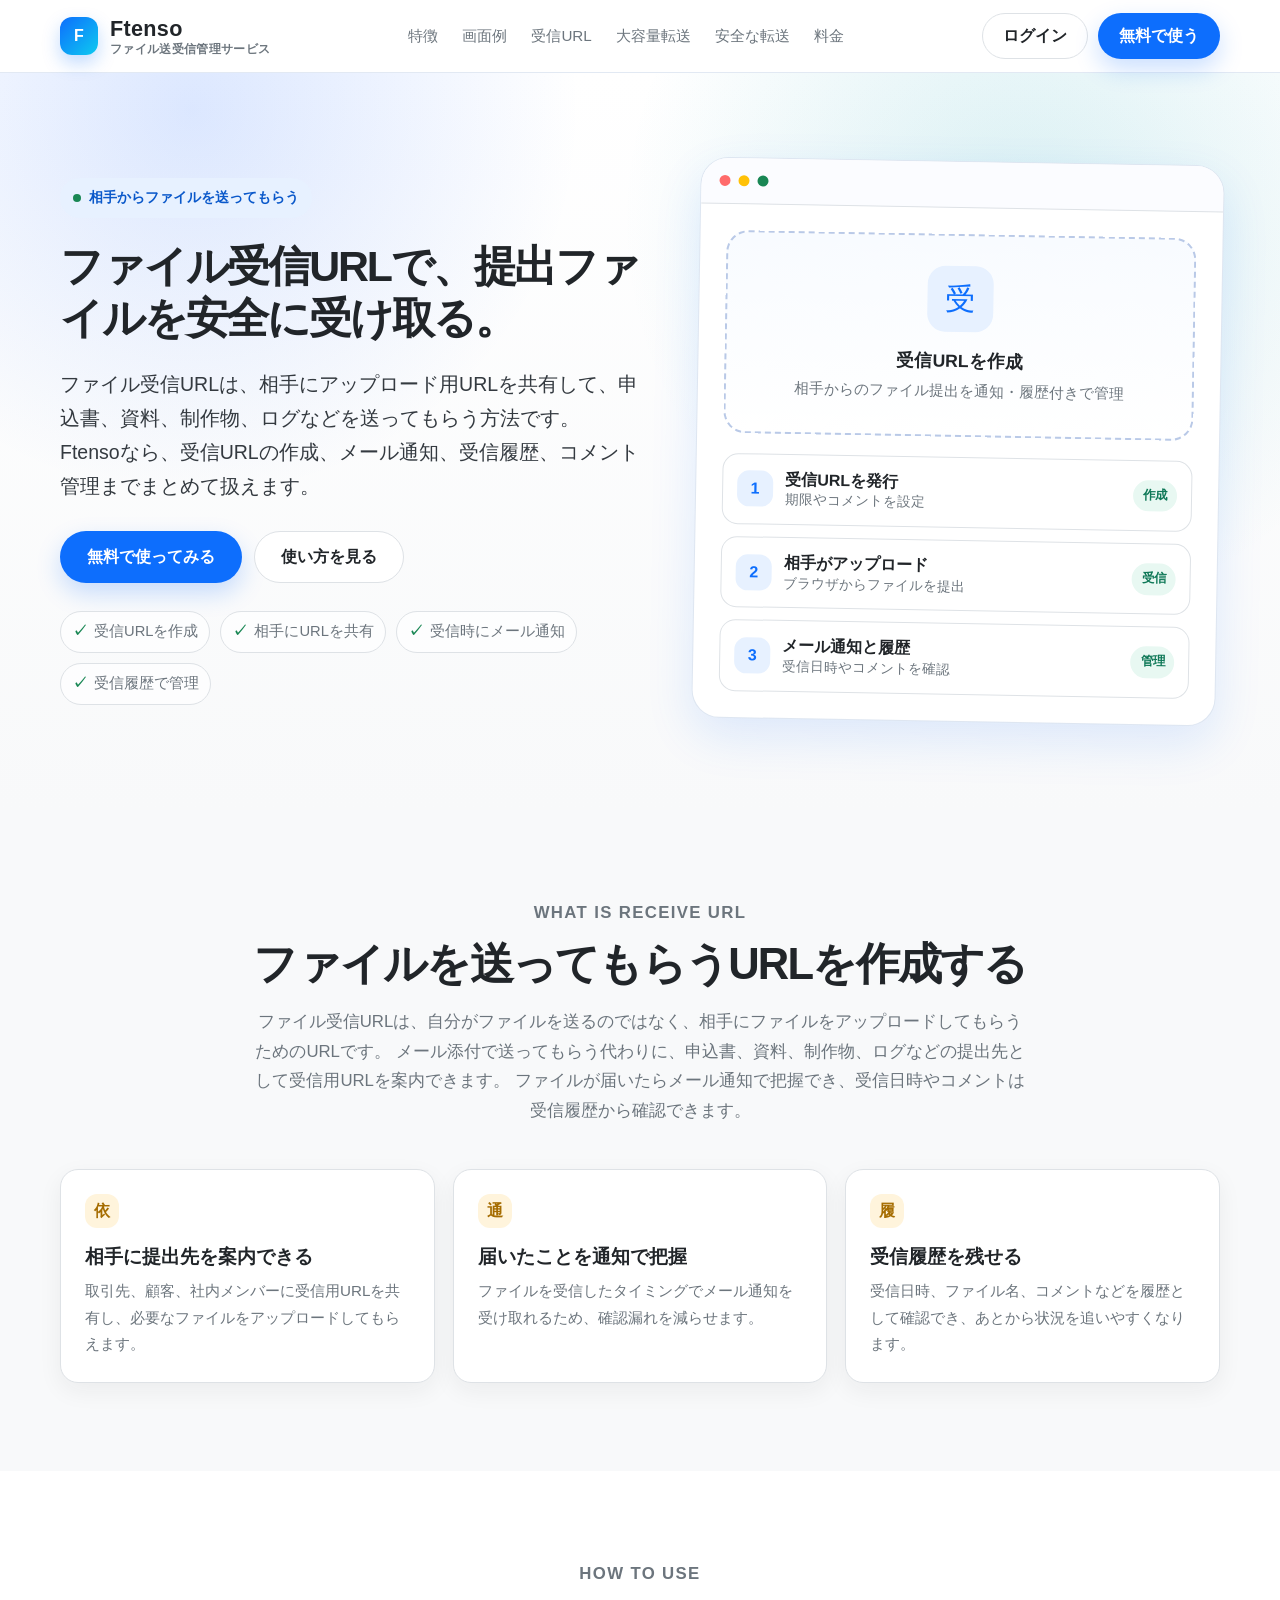
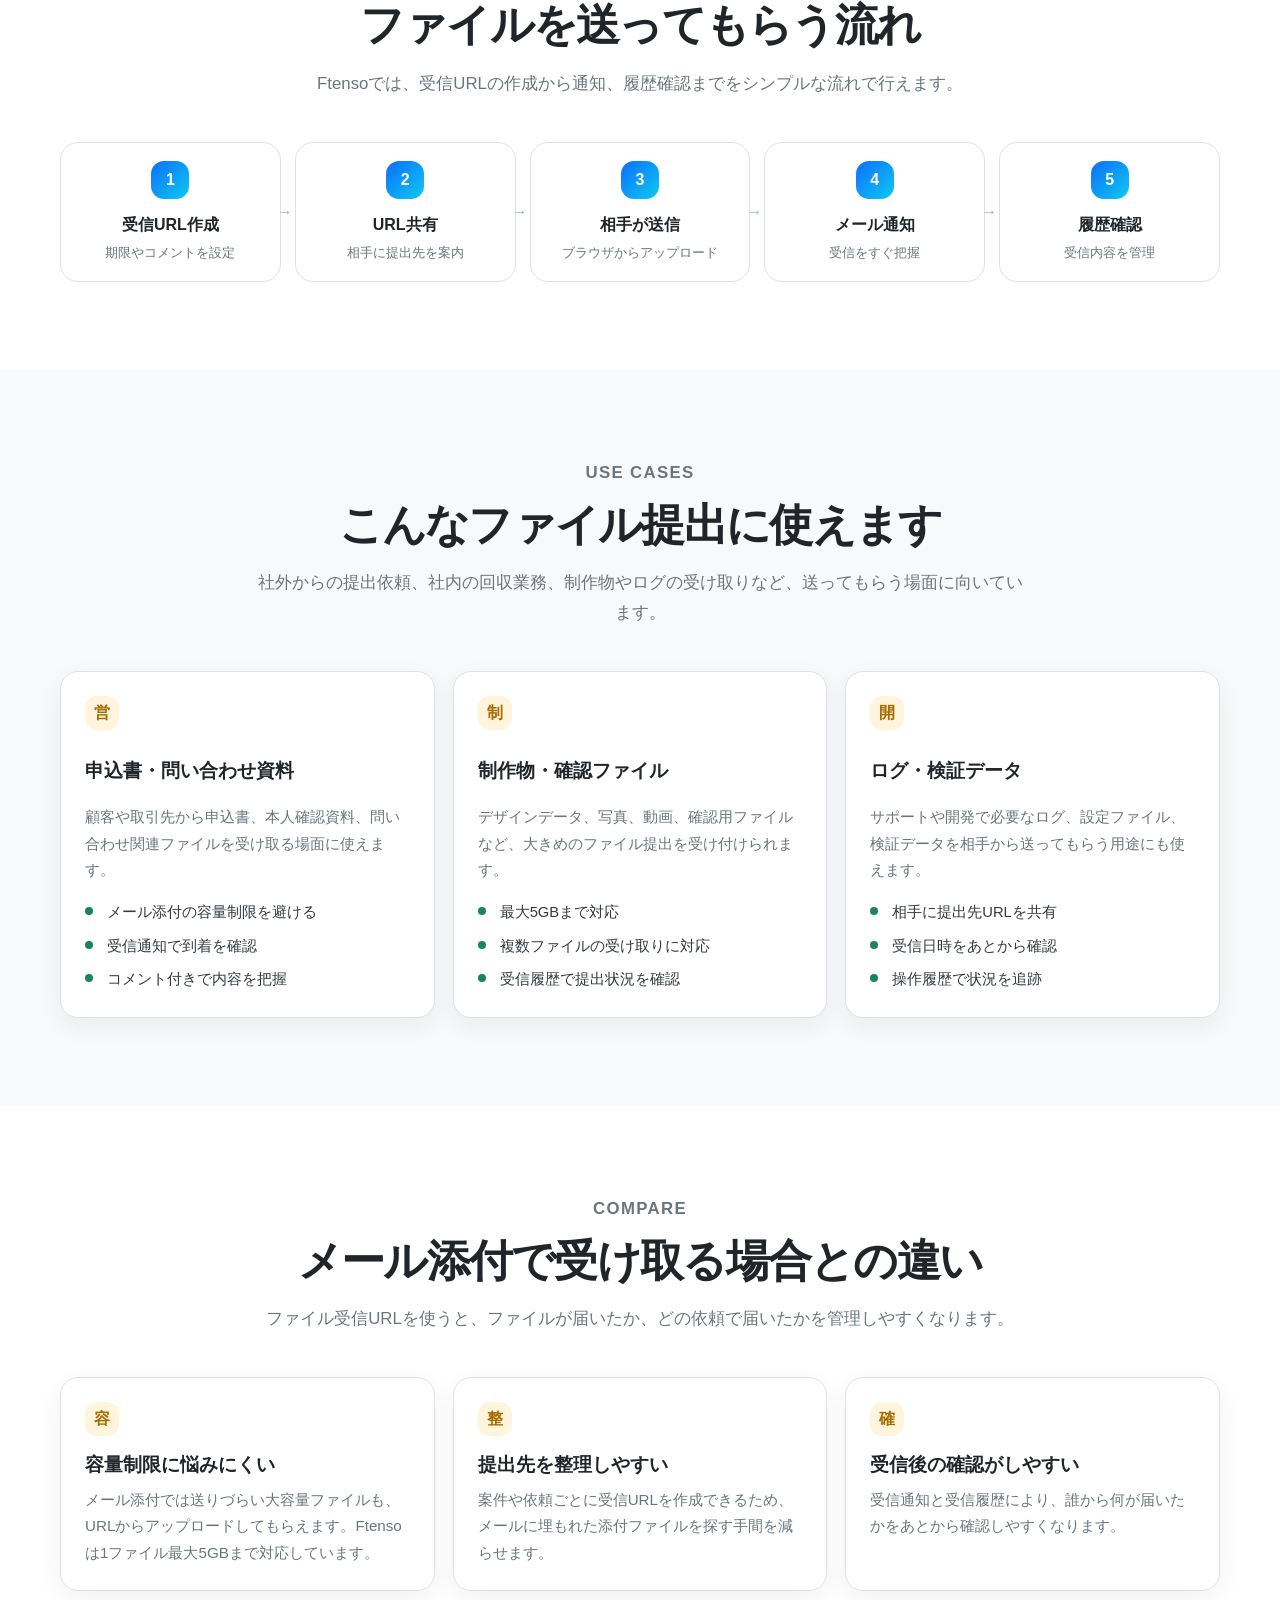
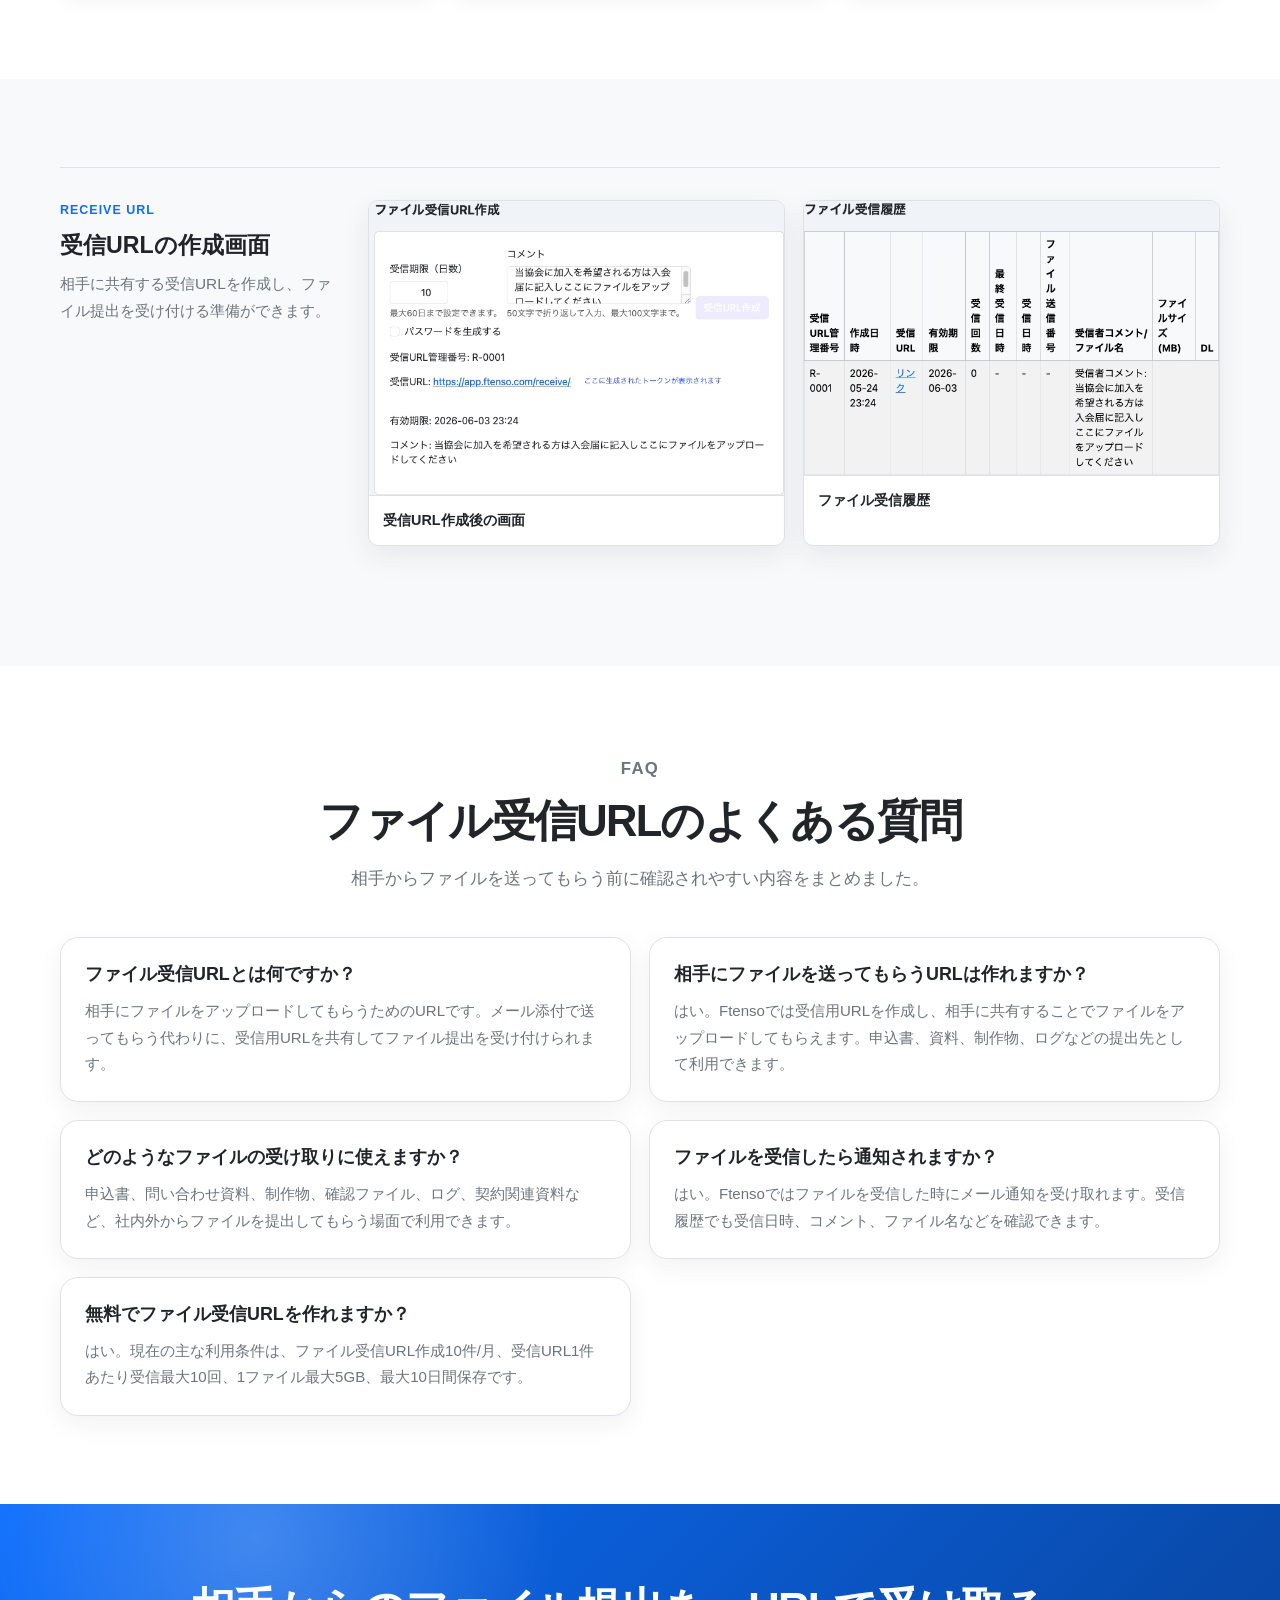
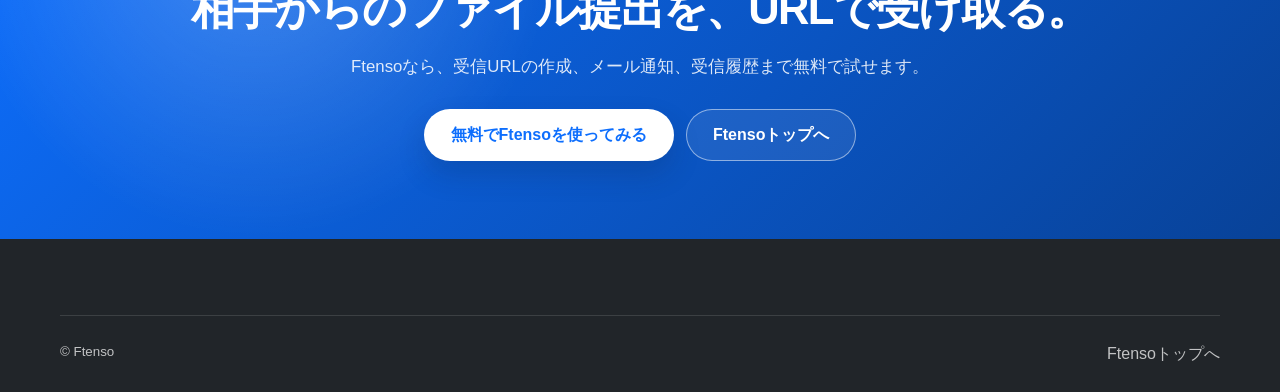
<file: receive-file/index.html>
<!DOCTYPE html>
<html lang="ja">
<head>
  <!-- Google tag (gtag.js) -->
<script async src="https://www.googletagmanager.com/gtag/js?id=G-C4SGN38MDK"></script>
<script>
  window.dataLayer = window.dataLayer || [];
  function gtag(){dataLayer.push(arguments);}
  gtag('js', new Date());

  gtag('config', 'G-C4SGN38MDK');
</script>
  <meta charset="UTF-8" />
  <meta name="viewport" content="width=device-width, initial-scale=1.0" />
  <title>ファイル受信URLを無料で作成｜相手からファイルを送ってもらう方法｜Ftenso</title>
  <meta name="description" content="ファイル受信URLは、相手から申込書、資料、制作物、ログなどをアップロードしてもらうためのURLです。Ftensoなら受信URLの作成、メール通知、受信履歴、コメント管理に対応しています。" />
  <meta name="robots" content="index, follow" />
  <link rel="canonical" href="https://www.ftenso.com/receive-file/" />
  <meta property="og:type" content="article" />
  <meta property="og:site_name" content="Ftenso" />
  <meta property="og:title" content="ファイル受信URLを無料で作成｜相手からファイルを送ってもらう方法｜Ftenso" />
  <meta property="og:description" content="相手にURLを共有するだけでファイルを送ってもらえる、Ftensoのファイル受信URLを解説します。受信通知、受信履歴、コメント管理に対応。" />
  <meta property="og:url" content="https://www.ftenso.com/receive-file/" />
  <meta name="twitter:card" content="summary" />
  <link rel="stylesheet" href="/style.css?v=20260530-font" />
  <script type="application/ld+json">
  {
    "@context": "https://schema.org",
    "@graph": [
      {
        "@type": "WebPage",
        "@id": "https://www.ftenso.com/receive-file/#webpage",
        "url": "https://www.ftenso.com/receive-file/",
        "name": "ファイル受信URLを無料で作成｜相手からファイルを送ってもらう方法｜Ftenso",
        "description": "ファイル受信URLは、相手から申込書、資料、制作物、ログなどをアップロードしてもらうためのURLです。Ftensoなら受信URLの作成、メール通知、受信履歴、コメント管理に対応しています。",
        "inLanguage": "ja",
        "isPartOf": {"@id": "https://www.ftenso.com/#website"},
        "dateModified": "2026-09-06",
        "breadcrumb": {"@id": "https://www.ftenso.com/receive-file/#breadcrumb"},
        "about": {"@id": "https://www.ftenso.com/receive-file/#software"}
      },
      {
        "@type": "BreadcrumbList",
        "@id": "https://www.ftenso.com/receive-file/#breadcrumb",
        "itemListElement": [
          {
            "@type": "ListItem",
            "position": 1,
            "name": "Ftenso",
            "item": "https://www.ftenso.com/"
          },
          {
            "@type": "ListItem",
            "position": 2,
            "name": "ファイル受信URL",
            "item": "https://www.ftenso.com/receive-file/"
          }
        ]
      },
      {
        "@type": "SoftwareApplication",
        "@id": "https://www.ftenso.com/receive-file/#software",
        "name": "Ftenso",
        "applicationCategory": "BusinessApplication",
        "operatingSystem": "Web",
        "url": "https://www.ftenso.com/receive-file/",
        "offers": {"@type": "Offer", "price": "0", "priceCurrency": "JPY"},
        "description": "相手からファイルを送ってもらうためのファイル受信URLを作成できるサービス。受信通知、受信履歴、コメント管理に対応。"
      },
      {
        "@type": "FAQPage",
        "@id": "https://www.ftenso.com/receive-file/#faq",
        "name": "ファイル受信URLのよくある質問",
        "mainEntity": [
          {
            "@type": "Question",
            "name": "ファイル受信URLとは何ですか？",
            "acceptedAnswer": {
              "@type": "Answer",
              "text": "相手にファイルをアップロードしてもらうためのURLです。メール添付で送ってもらう代わりに、受信用URLを共有してファイル提出を受け付けられます。"
            }
          },
          {
            "@type": "Question",
            "name": "相手にファイルを送ってもらうURLは作れますか？",
            "acceptedAnswer": {
              "@type": "Answer",
              "text": "はい。Ftensoでは受信用URLを作成し、相手に共有することでファイルをアップロードしてもらえます。申込書、資料、制作物、ログなどの提出先として利用できます。"
            }
          },
          {
            "@type": "Question",
            "name": "どのようなファイルの受け取りに使えますか？",
            "acceptedAnswer": {
              "@type": "Answer",
              "text": "申込書、問い合わせ資料、制作物、確認ファイル、ログ、契約関連資料など、社内外からファイルを提出してもらう場面で利用できます。"
            }
          },
          {
            "@type": "Question",
            "name": "ファイルを受信したら通知されますか？",
            "acceptedAnswer": {
              "@type": "Answer",
              "text": "はい。Ftensoではファイルを受信した時にメール通知を受け取れます。受信履歴でも受信日時、コメント、ファイル名などを確認できます。"
            }
          },
          {
            "@type": "Question",
            "name": "無料でファイル受信URLを作れますか？",
            "acceptedAnswer": {
              "@type": "Answer",
              "text": "はい。Ftensoは無料で利用できます。現在の主な利用条件は、ファイル受信URL作成10件/月、受信URL1件あたり受信最大10回、1ファイル最大5GB、最大10日間保存です。"
            }
          }
        ]
      }
    ]
  }
  </script>
</head>
<body id="top">
  <header class="site-header">
    <div class="container header-inner">
      <a class="brand" href="/" aria-label="Ftenso トップへ">
        <span class="brand-mark">F</span>
        <span class="brand-text"><span class="brand-name">Ftenso</span><span class="brand-sub">ファイル送受信管理サービス</span></span>
      </a>
      <nav class="nav" aria-label="メインナビゲーション">
        <a href="/#concept">特徴</a>
        <a href="/#screenshots">画面例</a>
        <a href="/receive-file/">受信URL</a>
        <a href="/large-file-transfer/">大容量転送</a>
        <a href="/secure-file-transfer/">安全な転送</a>
        <a href="/#price">料金</a>
      </nav>
      <div class="header-actions">
        <a class="btn btn-ghost" href="https://app.ftenso.com/auth/login">ログイン</a>
        <a class="btn btn-primary" href="https://app.ftenso.com/auth/register">無料で使う</a>
      </div>
    </div>
  </header>

  <main>
    <section class="hero">
      <div class="container hero-grid">
        <div class="hero-copy">
          <p class="eyebrow">相手からファイルを送ってもらう</p>
          <h1>ファイル受信URLで、提出ファイルを安全に受け取る。</h1>
          <p class="hero-lead">
            ファイル受信URLは、相手にアップロード用URLを共有して、申込書、資料、制作物、ログなどを送ってもらう方法です。
            Ftensoなら、受信URLの作成、メール通知、受信履歴、コメント管理までまとめて扱えます。
          </p>
          <div class="hero-actions">
            <a class="btn btn-primary btn-large" href="https://app.ftenso.com/auth/register">無料で使ってみる</a>
            <a class="btn btn-ghost btn-large" href="#howto">使い方を見る</a>
          </div>
          <ul class="hero-points" aria-label="ファイル受信URLの特徴">
            <li>受信URLを作成</li>
            <li>相手にURLを共有</li>
            <li>受信時にメール通知</li>
            <li>受信履歴で管理</li>
          </ul>
        </div>
        <div class="hero-visual" aria-label="Ftensoのファイル受信URL作成イメージ">
          <div class="mock-window">
            <div class="window-bar"><span></span><span></span><span></span></div>
            <div class="mock-body">
              <div class="drop-area">
                <div class="drop-icon">受</div>
                <strong>受信URLを作成</strong>
                <span>相手からのファイル提出を通知・履歴付きで管理</span>
              </div>
              <div class="activity-list">
                <div class="activity-item">
                  <div class="activity-icon">1</div>
                  <div><strong>受信URLを発行</strong><span>期限やコメントを設定</span></div>
                  <em>作成</em>
                </div>
                <div class="activity-item">
                  <div class="activity-icon">2</div>
                  <div><strong>相手がアップロード</strong><span>ブラウザからファイルを提出</span></div>
                  <em>受信</em>
                </div>
                <div class="activity-item">
                  <div class="activity-icon">3</div>
                  <div><strong>メール通知と履歴</strong><span>受信日時やコメントを確認</span></div>
                  <em>管理</em>
                </div>
              </div>
            </div>
          </div>
        </div>
      </div>
    </section>

    <section class="section">
      <div class="container">
        <div class="section-head">
          <p class="section-kicker">What is Receive URL</p>
          <h2>ファイルを送ってもらうURLを作成する</h2>
          <p>
            ファイル受信URLは、自分がファイルを送るのではなく、相手にファイルをアップロードしてもらうためのURLです。
            メール添付で送ってもらう代わりに、申込書、資料、制作物、ログなどの提出先として受信用URLを案内できます。
            ファイルが届いたらメール通知で把握でき、受信日時やコメントは受信履歴から確認できます。
          </p>
        </div>
        <div class="problem-grid">
          <article class="problem-card">
            <span class="card-num">依</span>
            <h3>相手に提出先を案内できる</h3>
            <p>取引先、顧客、社内メンバーに受信用URLを共有し、必要なファイルをアップロードしてもらえます。</p>
          </article>
          <article class="problem-card">
            <span class="card-num">通</span>
            <h3>届いたことを通知で把握</h3>
            <p>ファイルを受信したタイミングでメール通知を受け取れるため、確認漏れを減らせます。</p>
          </article>
          <article class="problem-card">
            <span class="card-num">履</span>
            <h3>受信履歴を残せる</h3>
            <p>受信日時、ファイル名、コメントなどを履歴として確認でき、あとから状況を追いやすくなります。</p>
          </article>
        </div>
      </div>
    </section>

    <section id="howto" class="section section-white">
      <div class="container">
        <div class="section-head">
          <p class="section-kicker">How To Use</p>
          <h2>ファイルを送ってもらう流れ</h2>
          <p>Ftensoでは、受信URLの作成から通知、履歴確認までをシンプルな流れで行えます。</p>
        </div>
        <div class="flow flow-compact">
          <div class="flow-step"><span>1</span><strong>受信URL作成</strong><p>期限やコメントを設定</p></div>
          <div class="flow-step"><span>2</span><strong>URL共有</strong><p>相手に提出先を案内</p></div>
          <div class="flow-step"><span>3</span><strong>相手が送信</strong><p>ブラウザからアップロード</p></div>
          <div class="flow-step"><span>4</span><strong>メール通知</strong><p>受信をすぐ把握</p></div>
          <div class="flow-step"><span>5</span><strong>履歴確認</strong><p>受信内容を管理</p></div>
        </div>
      </div>
    </section>

    <section class="section">
      <div class="container">
        <div class="section-head">
          <p class="section-kicker">Use Cases</p>
          <h2>こんなファイル提出に使えます</h2>
          <p>社外からの提出依頼、社内の回収業務、制作物やログの受け取りなど、送ってもらう場面に向いています。</p>
        </div>
        <div class="concept-split">
          <article class="problem-card concept-card">
            <span class="card-num">営</span>
            <h3>申込書・問い合わせ資料</h3>
            <p>顧客や取引先から申込書、本人確認資料、問い合わせ関連ファイルを受け取る場面に使えます。</p>
            <ul class="mini-list">
              <li>メール添付の容量制限を避ける</li>
              <li>受信通知で到着を確認</li>
              <li>コメント付きで内容を把握</li>
            </ul>
          </article>
          <article class="problem-card concept-card">
            <span class="card-num">制</span>
            <h3>制作物・確認ファイル</h3>
            <p>デザインデータ、写真、動画、確認用ファイルなど、大きめのファイル提出を受け付けられます。</p>
            <ul class="mini-list">
              <li>最大5GBまで対応</li>
              <li>複数ファイルの受け取りに対応</li>
              <li>受信履歴で提出状況を確認</li>
            </ul>
          </article>
          <article class="problem-card concept-card">
            <span class="card-num">開</span>
            <h3>ログ・検証データ</h3>
            <p>サポートや開発で必要なログ、設定ファイル、検証データを相手から送ってもらう用途にも使えます。</p>
            <ul class="mini-list">
              <li>相手に提出先URLを共有</li>
              <li>受信日時をあとから確認</li>
              <li>操作履歴で状況を追跡</li>
            </ul>
          </article>
        </div>
      </div>
    </section>

    <section class="section section-white">
      <div class="container">
        <div class="section-head">
          <p class="section-kicker">Compare</p>
          <h2>メール添付で受け取る場合との違い</h2>
          <p>ファイル受信URLを使うと、ファイルが届いたか、どの依頼で届いたかを管理しやすくなります。</p>
        </div>
        <div class="problem-grid">
          <article class="problem-card">
            <span class="card-num">容</span>
            <h3>容量制限に悩みにくい</h3>
            <p>メール添付では送りづらい大容量ファイルも、URLからアップロードしてもらえます。Ftensoは1ファイル最大5GBまで対応しています。</p>
          </article>
          <article class="problem-card">
            <span class="card-num">整</span>
            <h3>提出先を整理しやすい</h3>
            <p>案件や依頼ごとに受信URLを作成できるため、メールに埋もれた添付ファイルを探す手間を減らせます。</p>
          </article>
          <article class="problem-card">
            <span class="card-num">確</span>
            <h3>受信後の確認がしやすい</h3>
            <p>受信通知と受信履歴により、誰から何が届いたかをあとから確認しやすくなります。</p>
          </article>
        </div>
      </div>
    </section>

    <section class="section">
      <div class="container">
        <div class="screen-section">
          <div class="screen-copy">
            <p class="screen-label">Receive URL</p>
            <h3>受信URLの作成画面</h3>
            <p>相手に共有する受信URLを作成し、ファイル提出を受け付ける準備ができます。</p>
          </div>
          <div class="screen-grid screen-grid-two">
            <figure class="screen-card">
              <picture>
                <source srcset="/static/screenshots/file-receive-url.avif" type="image/avif" />
                <img src="/static/screenshots/file-receive-url.png" width="681" height="482" alt="Ftensoのファイル受信URL作成画面。相手からファイルを送ってもらう受信URLを発行" loading="lazy" decoding="async" />
              </picture>
              <figcaption>受信URL作成後の画面</figcaption>
            </figure>
            <figure class="screen-card">
              <picture>
                <source srcset="/static/screenshots/file-receive-history.avif" type="image/avif" />
                <img src="/static/screenshots/file-receive-history.png" width="672" height="444" alt="Ftensoのファイル受信履歴画面。受信ファイル、受信日時、コメントを管理できる画面" loading="lazy" decoding="async" />
              </picture>
              <figcaption>ファイル受信履歴</figcaption>
            </figure>
          </div>
        </div>
      </div>
    </section>

    <section id="faq" class="section section-white">
      <div class="container">
        <div class="section-head">
          <p class="section-kicker">FAQ</p>
          <h2>ファイル受信URLのよくある質問</h2>
          <p>相手からファイルを送ってもらう前に確認されやすい内容をまとめました。</p>
        </div>
        <div class="faq-grid">
          <article class="faq-card">
            <h3>ファイル受信URLとは何ですか？</h3>
            <p>相手にファイルをアップロードしてもらうためのURLです。メール添付で送ってもらう代わりに、受信用URLを共有してファイル提出を受け付けられます。</p>
          </article>
          <article class="faq-card">
            <h3>相手にファイルを送ってもらうURLは作れますか？</h3>
            <p>はい。Ftensoでは受信用URLを作成し、相手に共有することでファイルをアップロードしてもらえます。申込書、資料、制作物、ログなどの提出先として利用できます。</p>
          </article>
          <article class="faq-card">
            <h3>どのようなファイルの受け取りに使えますか？</h3>
            <p>申込書、問い合わせ資料、制作物、確認ファイル、ログ、契約関連資料など、社内外からファイルを提出してもらう場面で利用できます。</p>
          </article>
          <article class="faq-card">
            <h3>ファイルを受信したら通知されますか？</h3>
            <p>はい。Ftensoではファイルを受信した時にメール通知を受け取れます。受信履歴でも受信日時、コメント、ファイル名などを確認できます。</p>
          </article>
          <article class="faq-card">
            <h3>無料でファイル受信URLを作れますか？</h3>
            <p>はい。現在の主な利用条件は、ファイル受信URL作成10件/月、受信URL1件あたり受信最大10回、1ファイル最大5GB、最大10日間保存です。</p>
          </article>
        </div>
      </div>
    </section>

    <section class="cta">
      <div class="container cta-inner">
        <h2>相手からのファイル提出を、URLで受け取る。</h2>
        <p>Ftensoなら、受信URLの作成、メール通知、受信履歴まで無料で試せます。</p>
        <div class="cta-actions">
          <a class="btn btn-white btn-large" href="https://app.ftenso.com/auth/register">無料でFtensoを使ってみる</a>
          <a class="btn btn-outline-white btn-large" href="/">Ftensoトップへ</a>
        </div>
      </div>
    </section>
  </main>

  <footer class="footer">
    <div class="container footer-bottom">
      <small>© Ftenso</small>
      <a href="/">Ftensoトップへ</a>
    </div>
  </footer>
</body>
</html>
</file>
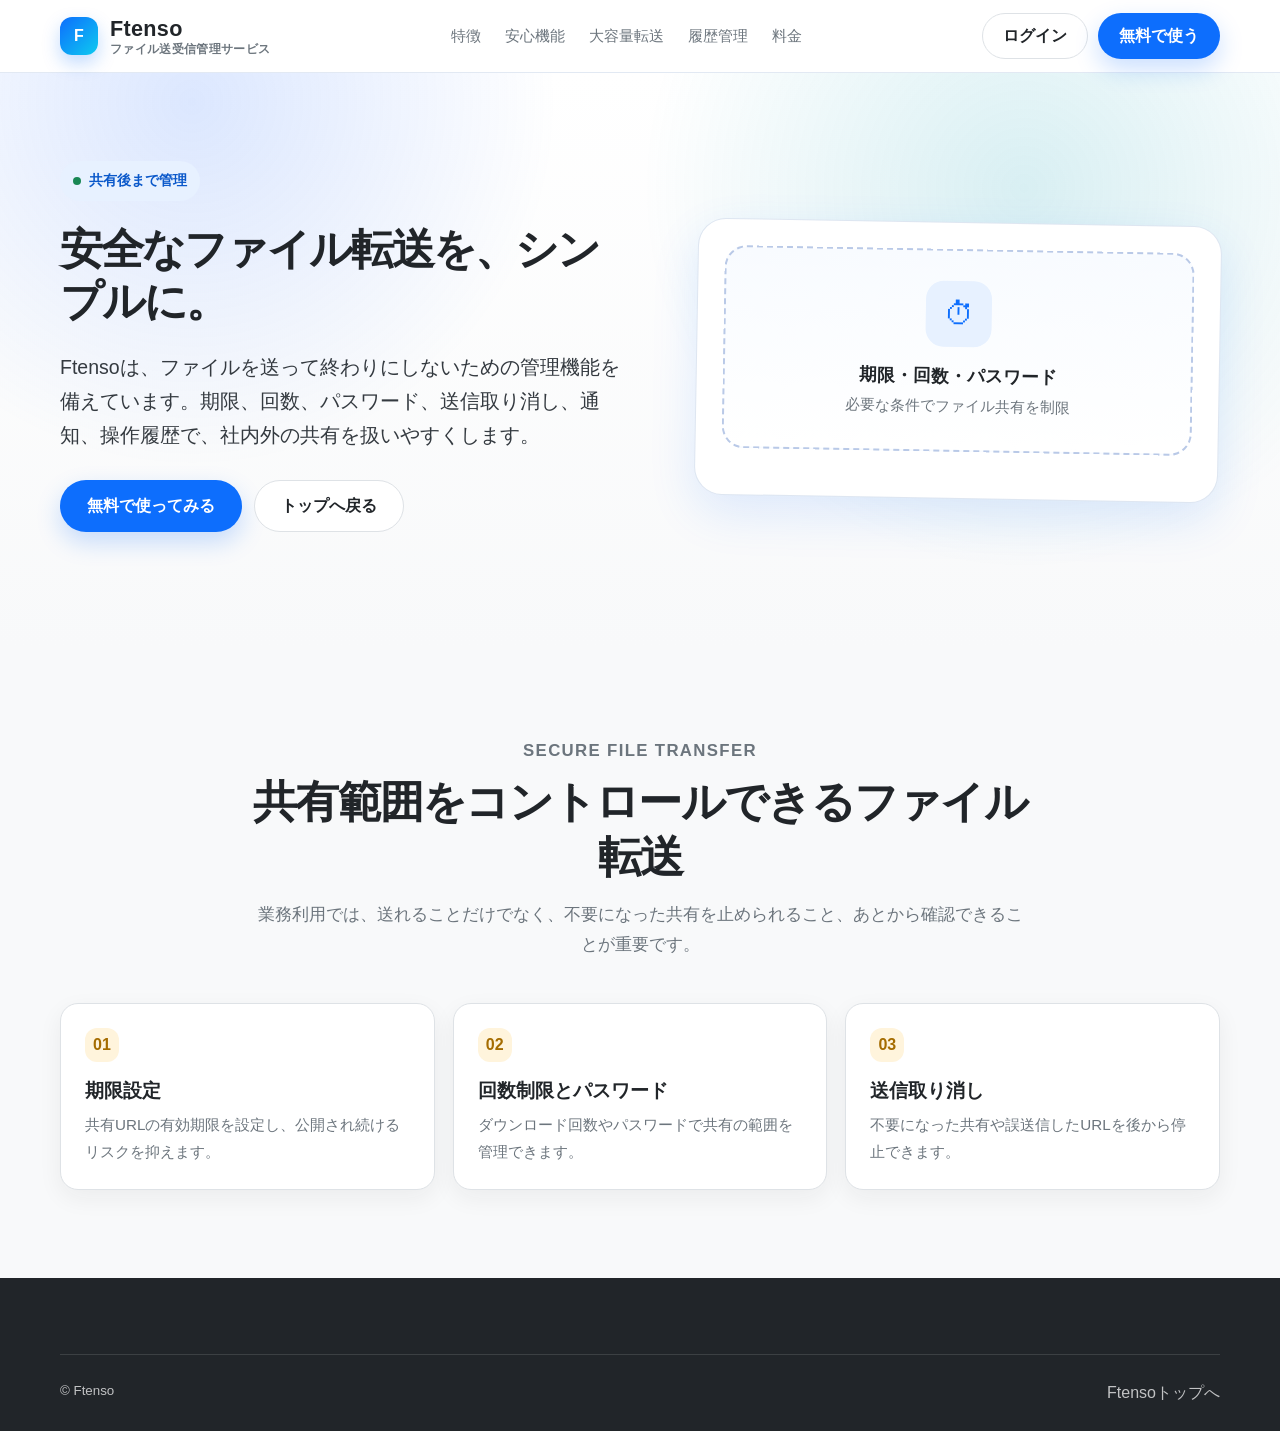
<file: secure-file-transfer/index.html>
<!DOCTYPE html>
<html lang="ja">
<head>
  <!-- Google tag (gtag.js) -->
<script async src="https://www.googletagmanager.com/gtag/js?id=G-C4SGN38MDK"></script>
<script>
  window.dataLayer = window.dataLayer || [];
  function gtag(){dataLayer.push(arguments);}
  gtag('js', new Date());

  gtag('config', 'G-C4SGN38MDK');
</script>
  <meta charset="UTF-8" />
  <meta name="viewport" content="width=device-width, initial-scale=1.0" />
  <title>安全なファイル転送｜期限・回数・パスワードで管理するFtenso</title>
  <meta name="description" content="Ftensoは安全なファイル転送のために、期限設定、回数制限、パスワード、送信取り消し、メール通知、操作履歴を備えています。" />
  <link rel="canonical" href="https://www.ftenso.com/secure-file-transfer/" />
  <meta property="og:type" content="article" />
  <meta property="og:site_name" content="Ftenso" />
  <meta property="og:title" content="安全なファイル転送｜期限・回数・パスワードで管理するFtenso" />
  <meta property="og:description" content="期限設定、回数制限、パスワード、送信取り消し、メール通知、操作履歴でファイル共有を管理できます。" />
  <meta property="og:url" content="https://www.ftenso.com/secure-file-transfer/" />
  <meta name="twitter:card" content="summary" />
  <link rel="stylesheet" href="/style.css" />
  <script type="application/ld+json">
  {"@context":"https://schema.org","@type":"SoftwareApplication","name":"Ftenso","applicationCategory":"BusinessApplication","operatingSystem":"Web","url":"https://www.ftenso.com/secure-file-transfer/","offers":{"@type":"Offer","price":"0","priceCurrency":"JPY"},"description":"期限設定、回数制限、パスワード、送信取り消し、メール通知、操作履歴を備えたファイル転送サービス。"}
  </script>
</head>
<body id="top">
  <header class="site-header">
    <div class="container header-inner">
      <a class="brand" href="/" aria-label="Ftenso トップへ"><span class="brand-mark">F</span><span class="brand-text"><span class="brand-name">Ftenso</span><span class="brand-sub">ファイル送受信管理サービス</span></span></a>
      <nav class="nav" aria-label="メインナビゲーション"><a href="/#concept">特徴</a><a href="/#security">安心機能</a><a href="/large-file-transfer/">大容量転送</a><a href="/file-transfer-history/">履歴管理</a><a href="/#price">料金</a></nav>
      <div class="header-actions"><a class="btn btn-ghost" href="https://app.ftenso.com/auth/login">ログイン</a><a class="btn btn-primary" href="https://app.ftenso.com/auth/register">無料で使う</a></div>
    </div>
  </header>
  <main>
    <section class="hero">
      <div class="container hero-grid">
        <div class="hero-copy">
          <p class="eyebrow">共有後まで管理</p>
          <h1>安全なファイル転送を、シンプルに。</h1>
          <p class="hero-lead">Ftensoは、ファイルを送って終わりにしないための管理機能を備えています。期限、回数、パスワード、送信取り消し、通知、操作履歴で、社内外の共有を扱いやすくします。</p>
          <div class="hero-actions"><a class="btn btn-primary btn-large" href="https://app.ftenso.com/auth/register">無料で使ってみる</a><a class="btn btn-ghost btn-large" href="/">トップへ戻る</a></div>
        </div>
        <div class="mock-window"><div class="mock-body"><div class="drop-area"><div class="drop-icon">⏱</div><strong>期限・回数・パスワード</strong><span>必要な条件でファイル共有を制限</span></div></div></div>
      </div>
    </section>
    <section class="section">
      <div class="container">
        <div class="section-head"><p class="section-kicker">Secure File Transfer</p><h2>共有範囲をコントロールできるファイル転送</h2><p>業務利用では、送れることだけでなく、不要になった共有を止められること、あとから確認できることが重要です。</p></div>
        <div class="problem-grid">
          <article class="problem-card"><span class="card-num">01</span><h3>期限設定</h3><p>共有URLの有効期限を設定し、公開され続けるリスクを抑えます。</p></article>
          <article class="problem-card"><span class="card-num">02</span><h3>回数制限とパスワード</h3><p>ダウンロード回数やパスワードで共有の範囲を管理できます。</p></article>
          <article class="problem-card"><span class="card-num">03</span><h3>送信取り消し</h3><p>不要になった共有や誤送信したURLを後から停止できます。</p></article>
        </div>
      </div>
    </section>
  </main>
  <footer class="footer"><div class="container footer-bottom"><small>© Ftenso</small><a href="/">Ftensoトップへ</a></div></footer>
</body>
</html>
</file>
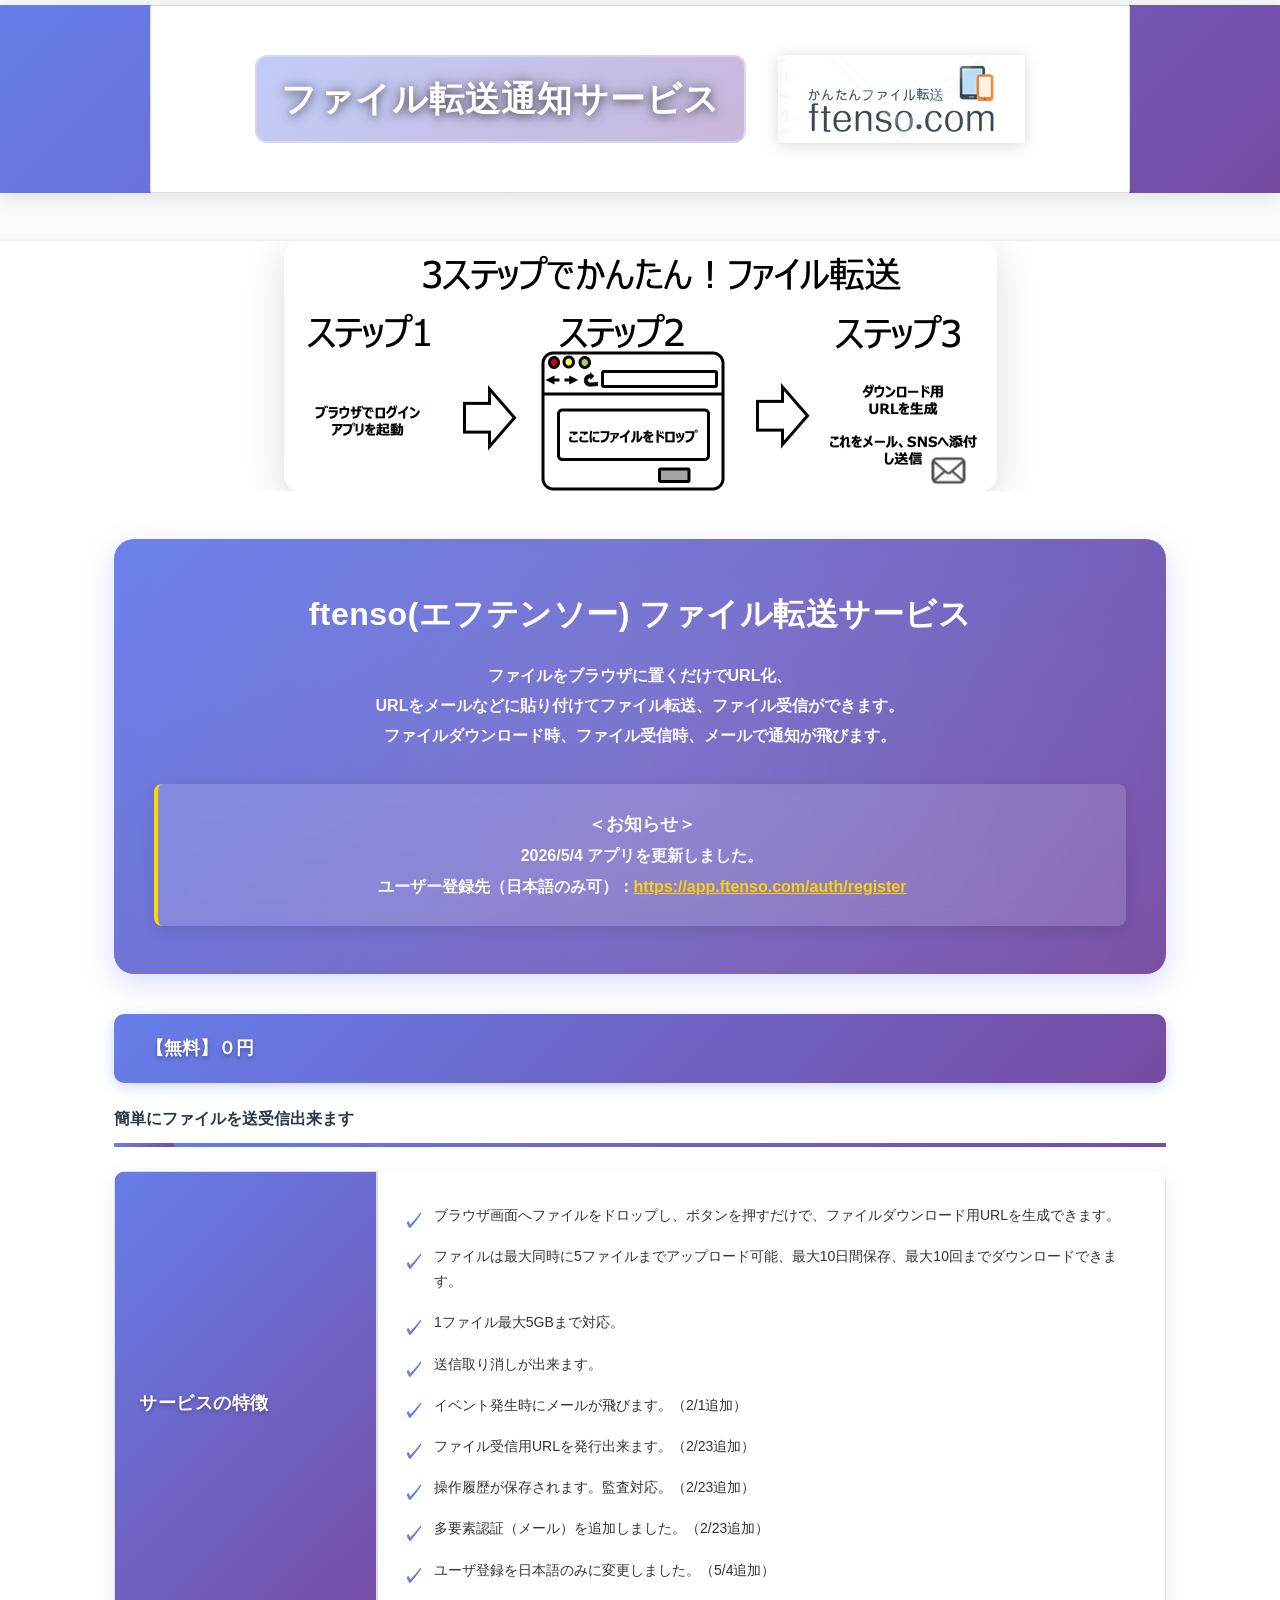
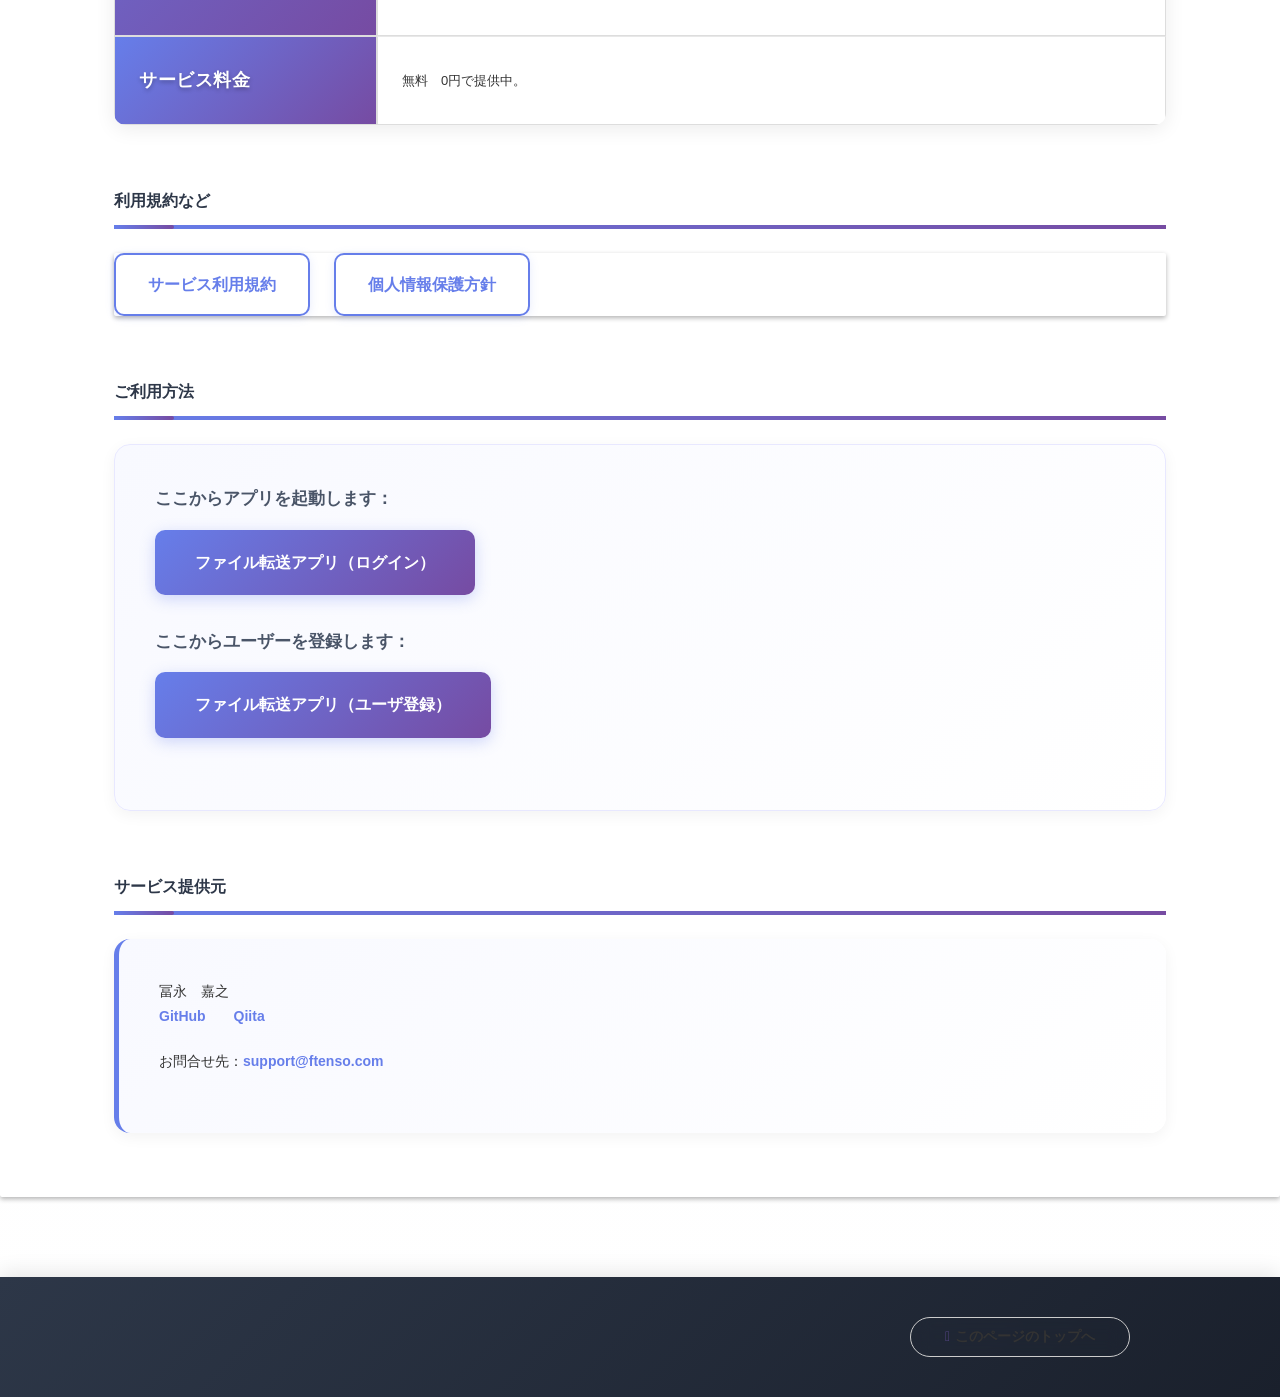
<file: old_index.html>
<!DOCTYPE html>
<html lang="ja">
<head>
    <meta charset="utf-8">
    <meta http-equiv="X-UA-Compatible" content="IE=edge">
    <meta name="viewport" content="width=device-width, initial-scale=1.0, shrink-to-fit=no">
    <meta name="author" content="冨永 嘉之">
    <meta name="keywords" content="ファイル転送,ftenso.com,ファイルテンソー,ftenso,無料,大容量">
    <meta name="description" content="FTENSOは、ファイル転送時の通知を円滑に行うサービスです。無料で簡単にご利用いただけます。">
    <meta name="format-detection" content="telephone=no">
    
    <title>ftenso(エフテンソー) | ファイル転送通知サービス</title>
    
    <link rel="icon" type="image/x-icon" href="/favicon.ico">
    <link rel="stylesheet" href="/static/css/common.css?ver=170601">
    <link rel="stylesheet" href="/static/css/ftenso.css">
    <link rel="stylesheet" href="/static/css/enhanced.css">
    
    <!-- Google tag (gtag.js) -->
    <script async src="https://www.googletagmanager.com/gtag/js?id=G-C4SGN38MDK"></script>
    <script>
        window.dataLayer = window.dataLayer || [];
        function gtag(){dataLayer.push(arguments);}
        gtag('js', new Date());
        gtag('config', 'G-C4SGN38MDK');
    </script>
</head>

<body id="ftenso">
    <!-- Google Tag Manager (noscript) -->
    <noscript>
        <iframe src="https://www.googletagmanager.com/ns.html?id=GTM-KZ8N7KV" 
                height="0" width="0" style="display:none;visibility:hidden" 
                title="Google Tag Manager"></iframe>
    </noscript>
    <!-- End Google Tag Manager (noscript) -->

    <header id="header" role="banner">
        <div class="visual">
            <div class="v_breadcrumb clearfix">
                <div class="title-logo-container">
                    <h1 class="title">ファイル転送通知サービス</h1>
                    <img class="title-logo" src="/static/ftenso.logo.avif" width="247" height="88" alt="ftenso ロゴ">
                </div>
            </div>
        </div>
    </header>

    <main role="main">
        <div class="v_content_all clearfix">
            <section class="hero-section">
                <div class="visual-image-container">
                    <img class="visual-image" src="/static/ftenso_top.avif" alt="無料で使えるファイル転送サービス">
                </div>
            </section>

            <section class="vl_content">
                <div class="head_lead">
                    <h2>ftenso(エフテンソー) ファイル転送サービス</h2>
                    <p>
                        ファイルをブラウザに置くだけでURL化、<br>
                        URLをメールなどに貼り付けてファイル転送、ファイル受信ができます。<br>
                        ファイルダウンロード時、ファイル受信時、メールで通知が飛びます。
                    </p>
                    <div class="notice-box">
                        <p>
                            <strong>＜お知らせ＞</strong><br>2026/5/4 アプリを更新しました。<br>
                           ユーザー登録先（日本語のみ可）：<a href="https://app.ftenso.com/auth/register" rel="noopener">https://app.ftenso.com/auth/register</a>
                        </p>
                    </div>
                </div>

                <section class="pricing-section">
                    <h2 class="ver1">【無料】０円</h2>
                    <h3 class="ver5">簡単にファイルを送受信出来ます</h3>
                    
                    <table class="feature-table ver1 mb40">
                        <tbody>
                            <tr>
                                <th class="wp25">サービスの特徴</th>
                                <td>
                                    <ul class="feature-list">
                                        <li>ブラウザ画面へファイルをドロップし、ボタンを押すだけで、ファイルダウンロード用URLを生成できます。</li>
                                        <li>ファイルは最大同時に5ファイルまでアップロード可能、最大10日間保存、最大10回までダウンロードできます。</li>
                                        <li>1ファイル最大5GBまで対応。</li>
                                        <li>送信取り消しが出来ます。</li>
                                        <li>イベント発生時にメールが飛びます。（2/1追加）</li>
                                        <li>ファイル受信用URLを発行出来ます。（2/23追加）</li>
                                        <li>操作履歴が保存されます。監査対応。（2/23追加）</li>
                                        <li>多要素認証（メール）を追加しました。（2/23追加）</li>
                                        <li>ユーザ登録を日本語のみに変更しました。（5/4追加）</li>
                                    </ul>
                                </td>
                            </tr>
                            <tr>
                                <th>サービス料金</th>
                                <td>無料　0円で提供中。</td>
                            </tr>
                        </tbody>
                    </table>
                </section>

                <section class="terms-section">
                    <h3 class="ver5">利用規約など</h3>
                    <nav class="v_content_all clearfix" aria-label="利用規約">
                        <a href="/static/ftenso_service_agreement_20221101.pdf" target="_blank" rel="noopener">サービス利用規約</a>
                        <a href="/static/privacy_policy_20221101.pdf" target="_blank" rel="noopener">個人情報保護方針</a>
                    </nav>
                </section>

                <section class="usage-section">
                    <h3 class="ver5">ご利用方法</h3>
                    <div class="app-links">
                        <p>ここからアプリを起動します：</p>
                        <a href="https://app.ftenso.com/auth/login" class="app-link" rel="noopener">ファイル転送アプリ（ログイン）</a>
                        
                        <p>ここからユーザーを登録します：</p>
                        <a href="https://app.ftenso.com/auth/register" class="app-link" rel="noopener">ファイル転送アプリ（ユーザ登録）</a>
                    </div>
                </section>

                <section class="contact-section">
                    <h3 class="ver5">サービス提供元</h3>
                    <address>
                        <p>
                            冨永　嘉之<br>
                            <a href="https://github.com/Yoshiyuki-Tominaga" target="_blank" rel="noopener">GitHub</a>
                            <a href="https://qiita.com/yoshiyuki_tominaga" target="_blank" rel="noopener">Qiita</a>
                        </p>
                        <p>
                            お問合せ先：<a href="mailto:support@ftenso.com">support@ftenso.com</a>
                        </p>
                    </address>
                </section>
            </section>
        </div>
    </main>

    <footer id="footer" role="contentinfo">
        <div class="returnTop container">
            <a href="#header" aria-label="ページトップへ戻る">このページのトップへ</a>
        </div>
    </footer>
</html>
</file>
<file: static/css/common.css>
@charset "utf-8";

/* RESET
---------------------------------------- */
@-ms-viewport{width:device-width}
html{box-sizing:border-box;-ms-overflow-style:scrollbar}
@media print{html{zoom:0.8}}
*,::after,::before{box-sizing:inherit}

/*! normalize.css v5.0.0 | MIT License | github.com/necolas/normalize.css */
html{font-family:sans-serif;line-height:1.15;-ms-text-size-adjust:100%;-webkit-text-size-adjust:100%}body{margin:0}article,aside,footer,header,nav,section{display:block}h1{font-size:2em;margin:.67em 0}figcaption,figure,main{display:block}figure{margin:1em 40px}hr{box-sizing:content-box;height:0;overflow:visible}pre{font-family:monospace,monospace;font-size:1em}a{background-color:transparent;-webkit-text-decoration-skip:objects}a:active,a:hover{outline-width:0}abbr[title]{border-bottom:none;text-decoration:underline;text-decoration:underline dotted}b,strong{font-weight:inherit}b,strong{font-weight:bolder}code,kbd,samp{font-family:monospace,monospace;font-size:1em}dfn{font-style:italic}mark{background-color:#ff0;color:#000}small{font-size:80%}sub,sup{font-size:75%;line-height:0;position:relative;vertical-align:baseline}sub{bottom:-.25em}sup{top:-.5em}audio,video{display:inline-block}audio:not([controls]){display:none;height:0}img{border-style:none}svg:not(:root){overflow:hidden}button,input,optgroup,select,textarea{font-family:sans-serif;font-size:100%;line-height:1.15;margin:0}button,input{overflow:visible}button,select{text-transform:none}[type=reset],[type=submit],button,html [type=button]{-webkit-appearance:button}[type=button]::-moz-focus-inner,[type=reset]::-moz-focus-inner,[type=submit]::-moz-focus-inner,button::-moz-focus-inner{border-style:none;padding:0}[type=button]:-moz-focusring,[type=reset]:-moz-focusring,[type=submit]:-moz-focusring,button:-moz-focusring{outline:1px dotted ButtonText}fieldset{border:1px solid silver;margin:0 2px;padding:.35em .625em .75em}legend{box-sizing:border-box;color:inherit;display:table;max-width:100%;padding:0;white-space:normal}progress{display:inline-block;vertical-align:baseline}textarea{overflow:auto}[type=checkbox],[type=radio]{box-sizing:border-box;padding:0}[type=number]::-webkit-inner-spin-button,[type=number]::-webkit-outer-spin-button{height:auto}[type=search]{-webkit-appearance:textfield;outline-offset:-2px}[type=search]::-webkit-search-cancel-button,[type=search]::-webkit-search-decoration{-webkit-appearance:none}::-webkit-file-upload-button{-webkit-appearance:button;font:inherit}details,menu{display:block}summary{display:list-item}canvas{display:inline-block}template{display:none}[hidden]{display:none}html{box-sizing:border-box}*,::after,::before{box-sizing:inherit}@-ms-viewport{width:device-width}html{-ms-overflow-style:scrollbar;-webkit-tap-highlight-color:transparent}body{font-family:-apple-system,system-ui,BlinkMacSystemFont,"Segoe UI",Roboto,"Helvetica Neue",Arial,sans-serif;font-size:1rem;font-weight:400;line-height:1.5;color:#292b2c;background-color:#fff}[tabindex="-1"]:focus{outline:0!important}h1,h2,h3,h4,h5,h6{margin:0;font-size:100%}p{margin-top:0;margin-bottom:1rem}abbr[data-original-title],abbr[title]{cursor:help}address{margin-bottom:1rem;font-style:normal;line-height:inherit}dl,ol,ul{margin:0;padding:0;list-style:none}dt{font-weight:700}dd{margin-bottom:.5rem;margin-left:0}dfn{font-style:normal}blockquote{margin:0 0 1rem}a{color:#0275d8;text-decoration:none}a:not([href]):not([tabindex]){color:inherit;text-decoration:none}a:not([href]):not([tabindex]):focus{outline:0}pre{margin-top:0;margin-bottom:1rem;overflow:auto}figure{margin:0 0 1rem}img{vertical-align:middle}[role=button]{cursor:pointer}[role=button],a,area,button,input,label,select,summary,textarea{-ms-touch-action:manipulation;touch-action:manipulation}table{border-collapse:collapse;background-color:transparent}caption{padding-top:.75rem;padding-bottom:.75rem;color:#636c72;text-align:left;caption-side:bottom}th{text-align:left}label{display:inline-block;margin-bottom:.5rem}button:focus{outline:1px dotted;outline:5px auto -webkit-focus-ring-color}button,input,select,textarea{line-height:inherit}input[type=checkbox]:disabled,input[type=radio]:disabled{cursor:not-allowed}input[type=date],input[type=datetime-local],input[type=month],input[type=time]{-webkit-appearance:listbox}textarea{resize:vertical}fieldset{min-width:0;padding:0;margin:0;border:0}legend{display:block;width:100%;padding:0;margin-bottom:.5rem;font-size:1.5rem;line-height:inherit}input[type=search]{-webkit-appearance:none}output{display:inline-block}[hidden]{display:none!important}


/* BASE
---------------------------------------- */
body {background: #F5F5F5; color: #333; font-family: 'メイリオ', Meiryo,'ヒラギノ角ゴ Pro W3','Hiragino Kaku Gothic Pro', 'ＭＳ Ｐゴシック', sans-serif; line-height: 1.8;}
@media (min-width: 600px){
	body {min-width: 1024px;}
}
h1,h2,h3,h4,h5,h6 {clear: both;}
h1,h2,h3,h4,h5,h6,dl,dt,dd,ul,ol,li {margin: 0; padding: 0;}
ul,ol {list-style: none;}
a {color: #0088CC; word-wrap: break-word;}
a:hover {text-decoration: underline;}
small {font-size: 10px;}
@media (min-width: 600px){
	small {font-size: 12px;}
}
@media (max-width: 599px){
	h1,h2,h3,h4,h5,h6 {line-height: 1.25;}
	img {max-width: 100%; height: auto;}
}


/* MULTICLASS
---------------------------------------- */
.clearfix::after {content: ""; display: table; clear: both}
.overflow {overflow: hidden!important}/* ※ clearfix 目的で overflow を使うのは NG */
.red {color: #F00!important}
.taC,.tac,.center {text-align: center!important}
.taR,.tar,.txt-right {text-align: right!important}
.taL,.tal,.txt-left {text-align: left!important}
.linethrough {text-decoration:line-through!important}
.bold,.fwB {font-weight: bold!important}
.normal,.fwN {font-weight: normal!important}
.vaT,.va_top {vertical-align:top!important}
.vaM,.va_middle,.middle {vertical-align:middle!important}
.vaB,.va_baseline,.baseline {vertical-align:baseline!important}
.va_bottom,.vaBo {vertical-align:bottom!important}
.ba0 {border:none!important}
.bt0 {border-top:none!important}
.bl0 {border-left:none!important}
.br0 {border-right:none!important}
.bb0 {border-bottom:none!important}
.none {display: none!important}
.block {display: block!important}
.no-wrap {white-space:nowrap!important}
.relative {position: relative!important}
.absolute {position: absolute!important}
@media (min-width: 600px){
	.float-left,.pull-left {float: left!important}
	.float-right,.pull-right {float: right!important}
}

/* font-size */
	.fs08{font-size:0.5rem!important}.fs09{font-size:0.5625rem!important}.fs10{font-size:0.625rem!important}.fs11{font-size:0.6875rem!important}.fs12{font-size:0.75rem!important}.fs13{font-size:0.8125rem!important}.fs14{font-size:0.875rem!important}.fs15{font-size:0.9375rem!important}.fs16{font-size:1rem!important}.fs17{font-size:1.0625rem!important}.fs18{font-size:1.125rem!important}.fs19{font-size:1.1875rem!important}.fs20{font-size:1.25rem!important}.fs21{font-size:1.3125rem!important}.fs22{font-size:1.375rem!important}.fs23{font-size:1.4375rem!important}.fs24{font-size:1.5rem!important}.fs25{font-size:1.5625rem!important}.fs26{font-size:1.625rem!important}.fs27{font-size:1.6875rem!important}.fs28{font-size:1.75rem!important}.fs29{font-size:1.8125rem!important}.fs30{font-size:1.875rem!important}.fs31{font-size:1.9375rem!important}.fs32{font-size:2rem!important}.fs33{font-size:2.0625rem!important}.fs34{font-size:2.125rem!important}.fs35{font-size:2.1875rem!important}.fs36{font-size:2.25rem!important}.fs37{font-size:2.3125rem!important}.fs38{font-size:2.375rem!important}.fs39{font-size:2.4375rem!important}.fs40{font-size:2.5rem!important}.fs41{font-size:2.5625rem!important}.fs42{font-size:2.625rem!important}.fs43{font-size:2.6875rem!important}.fs44{font-size:2.75rem!important}.fs45{font-size:2.8125rem!important}.fs46{font-size:2.875rem!important}.fs47{font-size:2.9375rem!important}.fs48{font-size:3rem!important}.fs49{font-size:3.0625rem!important}.fs50{font-size:3.125rem!important}
	.fs70p{font-size:70%!important}.fs75p{font-size:75%!important}.fs80p{font-size:80%!important}.fs85p{font-size:85%!important}.fs90p{font-size:90%!important}.fs95p{font-size:95%!important}.fs100p{font-size:100%!important}.fs105p{font-size:105%!important}.fs110p{font-size:110%!important}.fs115p{font-size:115%!important}.fs120p{font-size:120%!important}.fs125p{font-size:125%!important}.fs130p{font-size:130%!important}.fs135p{font-size:135%!important}.fs140p{font-size:140%!important}.fs145p{font-size:145%!important}.fs150p{font-size:150%!important}.fs155p{font-size:155%!important}.fs160p{font-size:160%!important}.fs165p{font-size:165%!important}.fs170p{font-size:170%!important}.fs175p{font-size:175%!important}.fs180p{font-size:180%!important}.fs185p{font-size:185%!important}.fs190p{font-size:190%!important}.fs195p{font-size:195%!important}.fs200p{font-size:200%!important}

/* margin,padding for PC */
	@media (min-width: 600px){
		/* margin-top */
		.mt00{margin-top:0!important}.mt05{margin-top:5px!important}.mt10{margin-top:10px!important}.mt15{margin-top:15px!important}.mt20{margin-top:20px!important}.mt25{margin-top:25px!important}.mt30{margin-top:30px!important}.mt35{margin-top:35px!important}.mt40{margin-top:40px!important}.mt45{margin-top:45px!important}.mt50{margin-top:50px!important}.mt55{margin-top:55px!important}.mt60{margin-top:60px!important}.mt65{margin-top:65px!important}.mt70{margin-top:70px!important}.mt75{margin-top:75px!important}.mt80{margin-top:80px!important}.mt85{margin-top:85px!important}.mt90{margin-top:90px!important}.mt95{margin-top:95px!important}.mt100{margin-top:100px!important}
		/* margin-right */
		.mr00{margin-right:0!important;}.mr05{margin-right:5px!important}.mr10{margin-right:10px!important}.mr15{margin-right:15px!important}.mr20{margin-right:20px!important}.mr25{margin-right:25px!important}.mr30{margin-right:30px!important}.mr35{margin-right:35px!important}.mr40{margin-right:40px!important}.mr45{margin-right:45px!important}.mr50{margin-right:50px!important}.mr55{margin-right:55px!important}.mr60{margin-right:60px!important}.mr65{margin-right:65px!important}.mr70{margin-right:70px!important}.mr75{margin-right:75px!important}.mr80{margin-right:80px!important}.mr85{margin-right:85px!important}.mr90{margin-right:90px!important}.mr95{margin-right:95px!important}.mr100{margin-right:100px!important}
		/* margin-left */
		.ml00{margin-left:0!important;}.ml05{margin-left:5px!important}.ml10{margin-left:10px!important}.ml15{margin-left:15px!important}.ml20{margin-left:20px!important}.ml25{margin-left:25px!important}.ml30{margin-left:30px!important}.ml35{margin-left:30px!important}.ml40{margin-left:40px!important}.ml45{margin-left:45px!important}.ml50{margin-left:50px!important}.ml55{margin-left:55px!important}.ml60{margin-left:60px!important}.ml65{margin-left:65px!important}.ml70{margin-left:70px!important}.ml75{margin-left:75px!important}.ml80{margin-left:80px!important}.ml85{margin-left:85px!important}.ml90{margin-left:90px!important}.ml95{margin-left:95px!important}.ml100{margin-left:100px!important}.ml200{margin-left:200px!important}
		/* margin-bottom */
		.mb00{margin-bottom:0!important}.mb05{margin-bottom:5px!important}.mb10{margin-bottom:10px!important}.mb15{margin-bottom:15px!important}.mb20{margin-bottom:20px!important}.mb25{margin-bottom:25px!important}.mb30{margin-bottom:30px!important}.mb35{margin-bottom:35px!important}.mb40{margin-bottom:40px!important}.mb45{margin-bottom:45px!important}.mb50{margin-bottom:50px!important}.mb55{margin-bottom:55px!important}.mb60{margin-bottom:60px!important}.mb65{margin-bottom:65px!important}.mb70{margin-bottom:70px!important}.mb75{margin-bottom:75px!important}.mb80{margin-bottom:80px!important}.mb85{margin-bottom:85px!important}.mb90{margin-bottom:90px!important}.mb95{margin-bottom:95px!important}.mb100{margin-bottom:100px!important}
		/* margin-all */
		.ma00{margin:0!important}.ma05{margin:5px!important}.ma10{margin:10px!important}.ma15{margin:15px!important}.ma20{margin:20px!important}.ma30{margin:30px!important}.ma40{margin:40px!important}
		/* margin-auto */
		.maauto{margin-left:auto!important; margin-right:auto!important}
		/* padding-top */
		.pt00{padding-top:0!important;}.pt05{padding-top:5px!important}.pt10{padding-top:10px!important}.pt15{padding-top:15px!important}.pt20{padding-top:20px!important}.pt30{padding-top:30px!important}.pt40{padding-top:40px!important}
		/* padding-right */
		.pr00{padding-right:0!important;}.pr05{padding-right:5px!important}.pr10{padding-right:10px!important}.pr15{padding-right:15px!important}.pr20{padding-right:20px!important}.pr30{padding-right:30px!important}.pr40{padding-right:40px!important}
		/* padding-left */
		.pl00{padding-left:0!important}.pl05{padding-left:5px!important}.pl10{padding-left:10px!important}.pl15{padding-left:15px!important}.pl20{padding-left:20px!important}.pl30{padding-left:30px!important}.pl40{padding-left:40px!important}
		/* padding-bottom */
		.pb00{padding-bottom:0!important}.pb05{padding-bottom:5px!important}.pb10{padding-bottom:10px!important}.pb15{padding-bottom:15px!important}.pb20{padding-bottom:20px!important}.pb30{padding-bottom:30px!important}.pb40{padding-bottom:40px!important}
		/* padding-all */
		.pa00{padding:0!important}.pa05{padding:5px!important}.pa10{padding:10px!important}.pa15{padding:15px!important}.pa20{padding:20px!important}.pa30{padding:30px!important}.pa40{padding:40px!important}
	}
/* margin,padding for MB */
	@media (max-width: 599px){
		/* margin-top */
		.mt00-mb{margin-top:0!important}.mt05-mb{margin-top:5px!important}.mt10-mb{margin-top:10px!important}.mt15-mb{margin-top:15px!important}.mt20-mb{margin-top:20px!important}.mt25-mb{margin-top:25px!important}.mt30-mb{margin-top:30px!important}.mt35-mb{margin-top:35px!important}.mt40-mb{margin-top:40px!important}.mt45-mb{margin-top:45px!important}.mt50-mb{margin-top:50px!important}.mt55-mb{margin-top:55px!important}.mt60-mb{margin-top:60px!important}.mt65-mb{margin-top:65px!important}.mt70-mb{margin-top:70px!important}.mt75-mb{margin-top:75px!important}.mt80-mb{margin-top:80px!important}.mt85-mb{margin-top:85px!important}.mt90-mb{margin-top:90px!important}.mt95-mb{margin-top:95px!important}.mt100-mb{margin-top:100px!important}
		/* margin-right */
		.mr00-mb{margin-right:0!important}.mr05-mb{margin-right:5px!important}.mr10-mb{margin-right:10px!important}.mr15-mb{margin-right:15px!important}.mr20-mb{margin-right:20px!important}.mr25-mb{margin-right:25px!important}.mr30-mb{margin-right:30px!important}.mr35-mb{margin-right:35px!important}.mr40-mb{margin-right:40px!important}.mr45-mb{margin-right:45px!important}.mr50-mb{margin-right:50px!important}.mr55-mb{margin-right:55px!important}.mr60-mb{margin-right:60px!important}.mr65-mb{margin-right:65px!important}.mr70-mb{margin-right:70px!important}.mr75-mb{margin-right:75px!important}.mr80-mb{margin-right:80px!important}.mr85-mb{margin-right:85px!important}.mr90-mb{margin-right:90px!important}.mr95-mb{margin-right:95px!important}.mr100-mb{margin-right:100px!important}
		/* margin-left */
		.ml00-mb{margin-left:0!important}.ml05-mb{margin-left:5px!important}.ml10-mb{margin-left:10px!important}.ml15-mb{margin-left:15px!important}.ml20-mb{margin-left:20px!important}.ml25-mb{margin-left:25px!important}.ml30-mb{margin-left:30px!important}.ml35-mb{margin-left:30px!important}.ml40-mb{margin-left:40px!important}.ml45-mb{margin-left:45px!important}.ml50-mb{margin-left:50px!important}.ml55-mb{margin-left:55px!important}.ml60-mb{margin-left:60px!important}.ml65-mb{margin-left:65px!important}.ml70-mb{margin-left:70px!important}.ml75-mb{margin-left:75px!important}.ml80-mb{margin-left:80px!important}.ml85-mb{margin-left:85px!important}.ml90-mb{margin-left:90px!important}.ml95-mb{margin-left:95px!important}.ml100-mb{margin-left:100px!important}.ml200-mb{margin-left:200px!important}
		/* margin-bottom */
		.mb00-mb{margin-bottom:0!important}.mb05-mb{margin-bottom:5px!important}.mb10-mb{margin-bottom:10px!important}.mb15-mb{margin-bottom:15px!important}.mb20-mb{margin-bottom:20px!important}.mb25-mb{margin-bottom:25px!important}.mb30-mb{margin-bottom:30px!important}.mb35-mb{margin-bottom:35px!important}.mb40-mb{margin-bottom:40px!important}.mb45-mb{margin-bottom:45px!important}.mb50-mb{margin-bottom:50px!important}.mb55-mb{margin-bottom:55px!important}.mb60-mb{margin-bottom:60px!important}.mb65-mb{margin-bottom:65px!important}.mb70-mb{margin-bottom:70px!important}.mb75-mb{margin-bottom:75px!important}.mb80-mb{margin-bottom:80px!important}.mb85-mb{margin-bottom:85px!important}.mb90-mb{margin-bottom:90px!important}.mb95-mb{margin-bottom:95px!important}.mb100-mb{margin-bottom:100px!important}
		/* margin-all */
		.ma00-mb{margin:0!important}.ma05-mb{margin:5px!important}.ma10-mb{margin:10px!important}.ma15-mb{margin:15px!important}.ma20-mb{margin:20px!important}.ma30-mb{margin:30px!important}.ma40-mb{margin:40px!important}
		/* margin-auto */
		.maauto-mb{margin-left:auto!important; margin-right:auto!important}
		/* padding-top */
		.pt00-mb{padding-top:0!important}.pt05-mb{padding-top:5px!important}.pt10-mb{padding-top:10px!important}.pt15-mb{padding-top:15px!important}.pt20-mb{padding-top:20px!important}.pt30-mb{padding-top:30px!important}.pt40-mb{padding-top:40px!important}
		/* padding-right */
		.pr00-mb{padding-right:0!important}.pr05-mb{padding-right:5px!important}.pr10-mb{padding-right:10px!important}.pr15-mb{padding-right:15px!important}.pr20-mb{padding-right:20px!important}.pr30-mb{padding-right:30px!important}.pr40-mb{padding-right:40px!important}
		/* padding-left */
		.pl00-mb{padding-left:0!important}.pl05-mb{padding-left:5px!important}.pl10-mb{padding-left:10px!important}.pl15-mb{padding-left:15px!important}.pl20-mb{padding-left:20px!important}.pl30-mb{padding-left:30px!important}.pl40-mb{padding-left:40px!important}
		/* padding-bottom */
		.pb00-mb{padding-bottom:0!important}.pb05-mb{padding-bottom:5px!important}.pb10-mb{padding-bottom:10px!important}.pb15-mb{padding-bottom:15px!important}.pb20-mb{padding-bottom:20px!important}.pb30-mb{padding-bottom:30px!important}.pb40-mb{padding-bottom:40px!important}
		/* padding-all */
		.pa00-mb{padding:0!important}.pa05-mb{padding:5px!important}.pa10-mb{padding:10px!important}.pa15-mb{padding:15px!important}.pa20-mb{padding:20px!important}.pa30-mb{padding:30px!important}.pa40-mb{padding:40px!important}
	}

/* width for PC */
	@media (min-width: 600px){
		.wp1{width:1%!important}.wp2{width:2%!important}.wp3{width:3%!important}.wp4{width:4%!important}.wp5{width:5%!important}.wp6{width:6%!important}.wp7{width:7%!important}.wp8{width:8%!important}.wp9{width:9%!important}.wp10{width:10%!important}.wp11{width:11%!important}.wp12{width:12%!important}.wp13{width:13%!important}.wp14{width:14%!important}.wp15{width:15%!important}.wp16{width:16%!important}.wp17{width:17%!important}.wp18{width:18%!important}.wp19{width:19%!important}.wp20{width:20%!important}.wp21{width:21%!important}.wp22{width:22%!important}.wp23{width:23%!important}.wp24{width:24%!important}.wp25{width:25%!important}.wp26{width:26%!important}.wp27{width:27%!important}.wp28{width:28%!important}.wp29{width:29%!important}.wp30{width:30%!important}.wp31{width:31%!important}.wp32{width:32%!important}.wp33{width:33%!important}.wp34{width:34%!important}.wp35{width:35%!important}.wp36{width:36%!important}.wp37{width:37%!important}.wp38{width:38%!important}.wp39{width:39%!important}.wp40{width:40%!important}.wp41{width:41%!important}.wp42{width:42%!important}.wp43{width:43%!important}.wp44{width:44%!important}.wp45{width:45%!important}.wp46{width:46%!important}.wp47{width:47%!important}.wp48{width:48%!important}.wp49{width:49%!important}.wp50{width:50%!important}.wp51{width:51%!important}.wp52{width:52%!important}.wp53{width:53%!important}.wp54{width:54%!important}.wp55{width:55%!important}.wp56{width:56%!important}.wp57{width:57%!important}.wp58{width:58%!important}.wp59{width:59%!important}.wp60{width:60%!important}.wp61{width:61%!important}.wp62{width:62%!important}.wp63{width:63%!important}.wp64{width:64%!important}.wp65{width:65%!important}.wp66{width:66%!important}.wp67{width:67%!important}.wp68{width:68%!important}.wp69{width:69%!important}.wp70{width:70%!important}.wp71{width:71%!important}.wp72{width:72%!important}.wp73{width:73%!important}.wp74{width:74%!important}.wp75{width:75%!important}.wp76{width:76%!important}.wp77{width:77%!important}.wp78{width:78%!important}.wp79{width:79%!important}.wp80{width:80%!important}.wp81{width:81%!important}.wp82{width:82%!important}.wp83{width:83%!important}.wp84{width:84%!important}.wp85{width:85%!important}.wp86{width:86%!important}.wp87{width:87%!important}.wp88{width:88%!important}.wp89{width:89%!important}.wp90{width:90%!important}.wp91{width:91%!important}.wp92{width:92%!important}.wp93{width:93%!important}.wp94{width:94%!important}.wp95{width:95%!important}.wp96{width:96%!important}.wp97{width:97%!important}.wp98{width:98%!important}.wp99{width:99%!important}.wp100{width:100%!important}
	}
/* width for MB */
	@media (max-width: 599px){
		.wp1-mb{width:1%!important}.wp2-mb{width:2%!important}.wp3-mb{width:3%!important}.wp4-mb{width:4%!important}.wp5-mb{width:5%!important}.wp6-mb{width:6%!important}.wp7-mb{width:7%!important}.wp8-mb{width:8%!important}.wp9-mb{width:9%!important}.wp10-mb{width:10%!important}.wp11-mb{width:11%!important}.wp12-mb{width:12%!important}.wp13-mb{width:13%!important}.wp14-mb{width:14%!important}.wp15-mb{width:15%!important}.wp16-mb{width:16%!important}.wp17-mb{width:17%!important}.wp18-mb{width:18%!important}.wp19-mb{width:19%!important}.wp20-mb{width:20%!important}.wp21-mb{width:21%!important}.wp22-mb{width:22%!important}.wp23-mb{width:23%!important}.wp24-mb{width:24%!important}.wp25-mb{width:25%!important}.wp26-mb{width:26%!important}.wp27-mb{width:27%!important}.wp28-mb{width:28%!important}.wp29-mb{width:29%!important}.wp30-mb{width:30%!important}.wp31-mb{width:31%!important}.wp32-mb{width:32%!important}.wp33-mb{width:33%!important}.wp34-mb{width:34%!important}.wp35-mb{width:35%!important}.wp36-mb{width:36%!important}.wp37-mb{width:37%!important}.wp38-mb{width:38%!important}.wp39-mb{width:39%!important}.wp40-mb{width:40%!important}.wp41-mb{width:41%!important}.wp42-mb{width:42%!important}.wp43-mb{width:43%!important}.wp44-mb{width:44%!important}.wp45-mb{width:45%!important}.wp46-mb{width:46%!important}.wp47-mb{width:47%!important}.wp48-mb{width:48%!important}.wp49-mb{width:49%!important}.wp50-mb{width:50%!important}.wp51-mb{width:51%!important}.wp52-mb{width:52%!important}.wp53-mb{width:53%!important}.wp54-mb{width:54%!important}.wp55-mb{width:55%!important}.wp56-mb{width:56%!important}.wp57-mb{width:57%!important}.wp58-mb{width:58%!important}.wp59-mb{width:59%!important}.wp60-mb{width:60%!important}.wp61-mb{width:61%!important}.wp62-mb{width:62%!important}.wp63-mb{width:63%!important}.wp64-mb{width:64%!important}.wp65-mb{width:65%!important}.wp66-mb{width:66%!important}.wp67-mb{width:67%!important}.wp68-mb{width:68%!important}.wp69-mb{width:69%!important}.wp70-mb{width:70%!important}.wp71-mb{width:71%!important}.wp72-mb{width:72%!important}.wp73-mb{width:73%!important}.wp74-mb{width:74%!important}.wp75-mb{width:75%!important}.wp76-mb{width:76%!important}.wp77-mb{width:77%!important}.wp78-mb{width:78%!important}.wp79-mb{width:79%!important}.wp80-mb{width:80%!important}.wp81-mb{width:81%!important}.wp82-mb{width:82%!important}.wp83-mb{width:83%!important}.wp84-mb{width:84%!important}.wp85-mb{width:85%!important}.wp86-mb{width:86%!important}.wp87-mb{width:87%!important}.wp88-mb{width:88%!important}.wp89-mb{width:89%!important}.wp90-mb{width:90%!important}.wp91-mb{width:91%!important}.wp92-mb{width:92%!important}.wp93-mb{width:93%!important}.wp94-mb{width:94%!important}.wp95-mb{width:95%!important}.wp96-mb{width:96%!important}.wp97-mb{width:97%!important}.wp98-mb{width:98%!important}.wp99-mb{width:99%!important}.wp100-mb{width:100%!important}
	}

/* BOOTSTRAP LIGHT
---------------------------------------- */
.row {display: flex; flex-wrap: wrap; margin-left: -15px; margin-right: -15px;}
[class^="col-"] {padding-left: 15px; padding-right: 15px;}
.no-gutters {margin-left: 0; margin-right: 0;}
.no-gutters > [class^="col-"] {padding-left: 0; padding-right: 0;}
.col-1 {width: 8.33333%}
.col-2 {width: 16.66667%}
.col-3 {width: 25%}
.col-4 {width: 33.33333%}
.col-5 {width: 41.66667%}
.col-6 {width: 50%}
.col-7 {width: 58.33333%}
.col-8 {width: 66.66667%}
.col-9 {width: 75%}
.col-10 {width: 83.33333%}
.col-11 {width: 91.66667%}
.col-12 {width: 100%}
@media (min-width: 600px){
	.col-md-1 {width: 8.33333%}
	.col-md-2 {width: 16.66667%}
	.col-md-3 {width: 25%}
	.col-md-4 {width: 33.33333%}
	.col-md-5 {width: 41.66667%}
	.col-md-6 {width: 50%}
	.col-md-7 {width: 58.33333%}
	.col-md-8 {width: 66.66667%}
	.col-md-9 {width: 75%}
	.col-md-10 {width: 83.33333%}
	.col-md-11 {width: 91.66667%}
	.col-md-12 {width: 100%}
}
@media (max-width: 599px){
	.hidden-sm-down {display: none!important;}
}
@media (min-width: 600px){
	.hidden-md-up {display: none!important;}
}


/* MODULE
---------------------------------------- */
@media (max-width: 599px){
	.container {padding-right: 15px; padding-left: 15px; width: 100%;}
	.container-fluid {width: 100%;}
}
@media (min-width: 600px){
	.container,
	.container-fluid {margin-right: auto; margin-left: auto; width: 980px;}
}
/* リンクを装飾する */
.arrow,.arrow-inline {margin-top: 20px; margin-bottom: 20px;}
.arrow > li,.arrow-inline > li {position: relative; padding-left: 1em;}
.arrow > li::before,.arrow-inline > li::before {content:'\f0da'; font-family: FontAwesome; font-size: 100%; position: absolute; left: 0; top: 0;}
@media (min-width: 600px){
	.arrow,.arrow-inline {margin-top: 0;}
	.arrow > li,.arrow-inline > li {font-size: 14px;}
}

/* 注意書きに使う */
.note {font-size: 12px; padding-left: 1.5em; text-indent: -1.5em;}
.note span {margin-right: .5em;}

/* ulの箇条書きを使いたい時 */
ul.disc {list-style: disc; margin-left: 1.2em;}

/* olの順番表記を使いたい時 */
ol.decimal {list-style: decimal; margin-left: 1.2em;}

/* 横スクロール */
@media (max-width: 599px){
	.scroll-x {overflow: hidden;}
	.scroll-x table {min-width: 600px; margin-bottom: 0;}
	.v_content_all .scroll-x table, .v_content_left .scroll-x table {margin-bottom: 0;}
	.scroll-x .mCSB_horizontal.mCSB_inside > .mCSB_container {margin-bottom: 15px;}
}
/* テーブル用スクロール */
@media (max-width: 599px){
	.scrollTable {margin: 20px 0; overflow: auto; white-space: nowrap;}
	.scrollTable::-webkit-scrollbar {height: 5px;}
	.scrollTable::-webkit-scrollbar-track {background: #F1F1F1;}
	.scrollTable::-webkit-scrollbar-thumb {background: #BCBCBC;}
	.scrollTable table {margin-bottom: 5px;}
}


/* HEADER
---------------------------------------- */
#header {position: relative; z-index: 9999;}
#header .serviceMenu {padding: 5px 10px 10px}
@media (min-width: 600px){
	#header .serviceMenu {padding: 0;}
}

#header .logo_arena {height: 45px; padding-top: 8px;}
#header .logo_arena img {padding: 0 0 0 10px;}
@media (min-width: 600px){
	#header .logo_arena {display: none;}
}

/* 検索 */
#header .searchTrigger {background: #3C3C3C; color: #fff; display: block; width: 40px; height: 40px; padding-top: 5px; text-align: center; position: absolute; right: 60px; top: 10px;}
#header .searchTrigger i {color: #fff; font-size: 18px;}
#header .searchTrigger.is_open {padding-top: 0;}
#header .searchTrigger.is_open i {display: none;}
#header .searchTrigger.is_open .icnClose {position: relative; width: 20px; height: 18px; margin-left: 10px; margin-top: 11px;}
#header .searchTrigger.is_open span {position: absolute; left: 0; width: 100%; height: 2px; background-color: #fff; border-radius: 4px;}
#header .searchTrigger.is_open span:nth-of-type(1) {top: 0; -webkit-transform: translateY(8px) rotate(-45deg); transform: translateY(8px) rotate(-45deg);}
#header .searchTrigger.is_open span:nth-of-type(2) {bottom: 0; -webkit-transform: translateY(-8px) rotate(45deg); transform: translateY(-8px) rotate(45deg);}
@media (min-width: 600px){
	#header .searchTrigger {display: none;}
}
#header .searchContainer {display: none; padding-top: 20px;}
.searchForm {
	display: inline-block;
	width: 100%;
}
.searchFormMFF {}
#header .logo_nttpc {display: none;}
@media (min-width: 600px){
	#header .searchContainer {display: block; position: absolute; top: 20px; right: calc(50% - 490px);}
	.searchForm {width: 240px;}
	.searchFormMFF {}
	#header .logo_nttpc {display: inline-block; margin-left: 10px;}
}

/* メニュー */
#header .menuTrigger {background: #3C3C3C; display: block; width: 40px; height: 40px; position: absolute; right: 10px; top: 10px;}
#header .menuTrigger .inner,
#header .menuTrigger span {display: inline-block; transition: all .3s;}
#header .menuTrigger .inner {position: relative; width: 20px; height: 18px; margin-left: 10px; margin-top: 11px;}
#header .menuTrigger span {position: absolute; left: 0; width: 100%; height: 2px; background-color: #fff; border-radius: 4px;}
#header .menuTrigger span:nth-of-type(1) {top: 0;}
#header .menuTrigger span:nth-of-type(2) {top: 50%; margin-top: -1px;}
#header .menuTrigger span:nth-of-type(3) {bottom: 0;}
#header .menuTrigger.is_open span:nth-of-type(1) {-webkit-transform: translateY(8px) rotate(-45deg); transform: translateY(8px) rotate(-45deg);}
#header .menuTrigger.is_open span:nth-of-type(2) {opacity: 0;}
#header .menuTrigger.is_open span:nth-of-type(3) {-webkit-transform: translateY(-8px) rotate(45deg); transform: translateY(-8px) rotate(45deg);}
@media (min-width: 600px){
	#header .menuTrigger {display: none;}
}

/* サブメニュー */
#header .menu {display: none; margin-right: -10px; margin-left: -10px;}
#header .menu_sub h2 {border-bottom: 1px solid #ccc; font-size: 16px; padding: 20px; text-align: center;}
#header .menu_sub a {border-bottom: 1px solid #ccc; color: #444; display: block; font-size: 14px; padding: 10px 15px; position: relative;}
#header .menu_sub a::after {color: #444; content:'\f105'; font-family: FontAwesome; font-size: 18px; line-height: 1; margin-top: -9px; position: absolute; right: 20px; top: 50%;}
#header .menu_sub i {margin-right: 0.5em;}
#header .menu_sub .arenaLogo {background: url(/images/ico_logo_default.svg) left bottom no-repeat; background-size: contain; display: inline-block; height: 12px; width: 16px;}
@media (min-width: 600px){
	#header .menu {display: block; margin: 0;}
	#header .menu_sub {position: absolute; top: 123px; right: calc(50% - 490px);}
	#header .menu_sub h2 {display: none;}
	#header .menu_sub li {display: inline-block; margin-left: 5px;}
	#header .menu_sub a {border-bottom: 0; color: #574486; font-size: 11px; padding: 0;}
	#header .menu_sub a::after {display: none;}
	#header .menu_sub i {margin-right: 0;}
}

/* サービス */
#header .serviceNav {background: linear-gradient(#3c3c3c,#2a2a2a); display: block;position: relative; z-index: 2;}
#header .serviceNav h2 {border-bottom: 1px solid #757575; color: #fff; font-size: 16px; padding: 20px; text-align: center;}
#header .serviceNav a,
#header .serviceNav span {border-bottom: 1px solid #757575; color: #fff; display: block; font-size: 14px; padding: 10px 15px; position: relative;}
#header .serviceNav a:hover {text-decoration: none;}
#header .serviceNav a::after,
#header .serviceNav span::after {font-family: FontAwesome; font-size: 18px; line-height: 1; margin-top: -9px; position: absolute; right: 20px; top: 50%;}
#header .serviceNav a::after {content:'\f105';}
#header .serviceNav span::after {content:'\f107';} /* arrow */
/* Indigo IndigoPro専用グローバルメニュー */
#header .serviceNav .service_name::after {content:'';} /* arrow */
#header .serviceNav span.is_open::after {content:'\f106';} /* arrow */
#header .serviceNav h2 + ul > li:first-child a {background: url(/images/ico_logo.svg) 15px center no-repeat; background-size: auto 14px; padding-left: 38px;}
#header .serviceNav li ul {display: none;}
#header .serviceNav li li {background: #222;}
#header .serviceNav li li a,
#header .serviceNav li li span {padding-left: 20px;}
/* Indigo IndigoPro専用グローバルメニュー */
#header .serviceNav li li .service_name {border: none; display: inline-block; padding: 0;}
@media (min-width: 600px){
	#header .serviceNav {position: relative; top: 0; width: 100%; height: 33px;}
	#header .serviceNav .inner {margin-left: auto; margin-right: auto; width: 980px;}
	#header .serviceNav h2 {display: none;}
	#header .serviceNav h2 + ul {font-size: 0;}
	#header .serviceNav h2 + ul > li {border-left: 1px solid rgba(255,255,255,.3);display: inline-block; position: relative; text-align: center; text-shadow: 0px -1px 1px rgba(0,0,0,.7); width: 163px;}
	#header #top_nav h2 + ul > li {border-left: 1px solid rgba(255,255,255,.3);display: inline-block; position: relative; text-align: center; text-shadow: 0px -1px 1px rgba(0,0,0,.7); width: 163px;}
	#header #top_nav h2 + ul > li:nth-of-type(7){ width: 138px;}
	#header .serviceNav h2 + ul > li a {box-sizing: border-box; display: block;}
	#header .serviceNav h2 + ul > li:first-child a {padding-left: 18px;}
	#header .serviceNav h2 + ul > li:last-child a {border-right: 1px solid rgba(255,255,255,.3);}
	#header .serviceNav a,
	#header .serviceNav span {border-bottom: 0; font-size: 12px; font-weight: bold; padding: 6px 0;}
	#header .serviceNav a::after,
	#header .serviceNav span::after {display: none;}
	#header .serviceNav li ul {position: absolute; left: 0; width: 100%;}
	#header .serviceNav li.is_open ul {display: block;}
	#header .serviceNav li li a,
	#header .serviceNav li li span {border-top: 1px solid rgba(255,255,255,.5); padding-left: 0; text-shadow: none;}
    /* Indigo IndigoPro専用グローバルメニュー */
    #header .serviceNav li li .service_name {display: block; font-size: 0.7rem; line-height: 0.3; padding: 10px 0}
	#header .serviceNav h2 + ul > li:nth-of-type(1).current > a,
	#header .serviceNav h2 + ul > li:nth-of-type(1) > a:hover    {background-color: #5b4e8b;} /* WebARENA */
	#header .serviceNav h2 + ul > li:nth-of-type(2).current > a,
	#header .serviceNav h2 + ul > li:nth-of-type(2) > a:hover    {background-color: #fcaf49;} /* ドメイン */
	#header .serviceNav h2 + ul > li:nth-of-type(3).current > span,
	#header .serviceNav h2 + ul > li:nth-of-type(3) > span:hover {background-color: #ec973a;} /* 共用サーバー */
	#header .serviceNav h2 + ul > li:nth-of-type(4).current > span,
	#header .serviceNav h2 + ul > li:nth-of-type(4) > span:hover    {background-color: #00A73C;} /* DX推進 */
	#header .serviceNav h2 + ul > li:nth-of-type(5).current > span,
	#header .serviceNav h2 + ul > li:nth-of-type(5) > span:hover {background-color: #208590;} /* VPS/クラウド */
	#header .serviceNav h2 + ul > li:nth-of-type(6).current > a,
	#header .serviceNav h2 + ul > li:nth-of-type(6) > a:hover    {background-color: #031953;} /* データセンター */
	#header .serviceNav h2 + ul > li:nth-of-type(7).current > a,
	#header .serviceNav h2 + ul > li:nth-of-type(7) > a:hover    {background-color: #5b4e8b;} /* お客さまサポート */
	#header .serviceNav h2 + ul > li:nth-of-type(3) li:nth-of-type(1) a:hover {background-color: #e99744;} /* SuiteX */
	#header .serviceNav h2 + ul > li:nth-of-type(3) li:nth-of-type(2) a:hover {background-color: #e99744;} /* SuiteS */
	#header .serviceNav h2 + ul > li:nth-of-type(3) li:nth-of-type(3) a:hover {background-color: #5b9043;} /* メールサーバー */
	#header .serviceNav h2 + ul > li:nth-of-type(4) li:nth-of-type(1) a:hover {background-color: #00A73C;} /* 楽楽B2B */
	#header .serviceNav h2 + ul > li:nth-of-type(5) li:nth-of-type(1) a:hover {background-color: #144679;} /* Indigo */
	#header .serviceNav h2 + ul > li:nth-of-type(5) li:nth-of-type(2) a:hover {background-color: #0d2d4c;} /* Indigopro */
    #header .serviceNav h2 + ul > li:nth-of-type(5) li:nth-of-type(3) a:hover {background-color: #659f00;} /* IndigoGPU */
	#header .serviceNav h2 + ul > li:nth-of-type(5) li:nth-of-type(4) a:hover {background-color: #061F33;} /* Wasabi */
    #header .serviceNav h2 + ul > li:nth-of-type(5) li:nth-of-type(5) a:hover {background-color: #0c4d58;} /* SuiteProV4 */
	#header .serviceNav h2 + ul > li:nth-of-type(5) li:nth-of-type(6) a:hover {background-color: #31b2bc;} /* VPSクラウド */
}


/* SERVICE TITLE
---------------------------------------- */
.serviceTitle {padding: 15px 15px 10px;}
.h1_title {text-align: center; font-size: 20px; font-weight: bold; line-height: 1.2;}
.h1_title a {color: #fff;}
.h1_title span {color: #fff; font-size: 10px; display: block; font-weight: normal; line-height: 1.1; margin-top: 5px;}
/* Indigo IndigoPro専用ヘッダーロゴ */
.h1_title .head_logo {color: #fff; font-size: 14px; display: inline-block; font-weight: normal; line-height: 1.1; margin-top: 5px;}
@media (min-width: 600px){
	.serviceTitle {margin-top: 15px; padding: 0;}
	.h1_title {font-size: 34px; margin: 13px 0 56px 0; padding-left: 0; text-align: left; display: inline-block;}
	.h1_title a {color: #333; font-family: 'ヒラギノ角ゴ Pro W6','Hiragino Kaku Gothic Pro','メイリオ'; font-feature-settings : "palt";}
	.h1_title a:hover {opacity: .8; text-decoration: none;}
	.h1_title span {color: #333; display: inline-block; line-height: 1.3; margin-left: 20px; max-width: 260px; vertical-align: top;}
	/* サポートロゴに変更 */
	body.support .serviceTitle .h1_title a {background: url('/images/web_arena_logo_support.png') no-repeat; display: block; height: 52px; text-indent: -9999px; width: 522px;}
    /* Indigo IndigoPro専用ヘッダーロゴ */
    .head_logo {font-size: 26px; margin-bottom: 64px;}
}

/* グローバルナビ */
.gnavTrigger {background: #FFF; border-radius: 5px; color: #444; font-weight: bold; font-size: 14px; margin: 10px 15px 5px; padding: 10px 15px; text-align: center;position: relative; z-index: 1;}
.gnav {display: none; margin-top: 10px; margin-right: -15px; margin-left: -15px;}
.gnav li a {background: #fff; border-bottom: 1px solid #ccc; color: #444; display: block; font-size: 14px; line-height: 1.3; padding: 10px 40px 10px 15px; position: relative;}
.gnav li a::after {color: #444; content:'\f105'; font-family: FontAwesome; font-size: 18px; line-height: 1; margin-top: -9px; position: absolute; right: 20px; top: 50%;}
.gnav li a[target="_blank"]::after {content:'\f2d2'; font-size: 12px; top: calc(50% + 3px);}
.gnav li a.has_lowerMenu::after {content:'\f107'; font-size: 18px;}
.gnav li a.has_lowerMenu.is_open::after {content:'\f106'; font-size: 18px;}
/* ドロップダウンメニュー */
.gnav dl {display: none;}
.gnav dt {display: none;}
.gnav dd li a {background: #eee; padding-left: 20px;}
.gnav li.fontSize-small a {font-size: 12px;}
@media (max-width: 599px){
	.gnav > ul > li:first-child i {display: none;}
}
@media (min-width: 600px){
	.gnavTrigger {display: none;}
	.gnav {display: block; margin: 0; height: 50px;}
	.gnav > ul {border: 1px solid #ccc; border-radius: 4px; font-size: 0; display: table; width: 100%;}
	.gnav > ul > li {border-right: 1px solid #ccc; border-left: 1px solid #fff; display: table-cell;}
	.gnav > ul > li:first-child {border-left: 0; min-width: 30px; box-sizing: border-box;}
	.gnav > ul > li:first-child > a {padding-left: 0; padding-right: 0;}
	.gnav > ul > li:last-child {border-right: 0;}
	.gnav > ul > li > a {background-image: linear-gradient(rgb(255,255,255) 0%, rgb(255,255,255) 50%, rgb(240,240,240) 50%, rgb(201,201,201) 100%); border-bottom: none; color: #000; display: block; padding: 15px 0; text-align: center; text-shadow: 1px 1px 0 #fff;}
	.gnav > ul > li > a:not([target="_blank"])::after {display: none;}/* PCでは外部リンクアイコンだけを表示する */
	.gnav > ul > li > a:hover {text-decoration: none;}
	.gnav > ul > li > a[target="_blank"]::after {margin-left: .5em; position: relative; right: auto;}
	.gnav > ul > li > a[target="_blank"]:hover::after {color: #fff;}
	.gnav > ul > li:first-child > a {border-radius: 3px 0 0 3px;}
	.gnav > ul > li:last-child  > a {border-radius: 0 3px 3px 0;}
	.gnav > ul > li:first-child > a span {display: none;}
	.gnav > ul > li > a.current,
	.gnav > ul > li > a:hover {color: #fff; text-shadow: 1px 1px 0 rgba(0,0,0,.2);}
	/* ドロップダウンメニュー */
	.gnav dl {background: #fff; border: 1px solid #ccc; padding: 0 30px 20px; position: absolute; transition: all .3s;}
	.gnav .is_open dl {display: block;}
	.gnav dt {display: block; font-size: 14px; margin-top: 20px;}
	.gnav dd {padding-left: 12px;}
	.gnav dd li {margin-top: 10px;}
	.gnav > ul > li dt a,
	.gnav dd li a {background: #fff; border-bottom: none; color: #0088CC; padding: 0 0 0 1.2em;}
	.gnav > ul > li dt a::after,
	.gnav dd li a::after {color: #ccc; content:'\f0da'; font-size: 13px; margin-left: .5em; right: auto; left: 0; top: calc(50% + 2px);}
	.gnav dd li a::before {color: #ccc; content:'\f0da'; font-family: FontAwesome; font-size: 13px; line-height: 1; margin-top: -9px; position: absolute; left: 0; top: 50%;}
	.gnav dd li a::after {display: none;}
	.gnav dd li a[target="_blank"]::after {color: #ccc; content:'\f2d2'; display: inline-block; font-family: FontAwesome; font-size: 10px; line-height: 1; margin-top: 0; margin-left: 3px; position: relative; top: 0; left: 0; right: 0; bottom: 0;}
}



/* FOOTER
---------------------------------------- */
#footer {color: #fff; margin-top: 20px;}
#footer a {color: #FFF;}
#footer .returnTop a {border: 1px solid #ccc; border-radius: 3em; color: #333; display: block; font-size: 14px; font-weight: bold; padding: .5em; text-align: center;}
#footer .returnTop a:hover {text-decoration: none;}
#footer .returnTop a::before {color: #564487; content:'\f062'; font-family: FontAwesome; margin-right: 5px;}
.footerMenu {background-color: #6E6195; margin-top: 20px; padding: 20px 0;}
.footerMenu dt {border-bottom: 1px solid rgba(255,255,255,.8); font-size: 14px; padding: 0.8em 0; position: relative;}
.footerMenu dt::after {content:'\f107'; font-family: FontAwesome; font-size: 18px; line-height: 1; margin-top: -9px; position: absolute; right: 20px; top: 50%;}
.footerMenu dt.is_open::after {content:'\f106';}
.footerMenu dd {display: none; padding-bottom: 20px;}
.footerMenu dd a {border-bottom: 1px dotted rgba(255,255,255,.4); display: block; font-size: 13px; padding: 0.8em 0 0.8em 1em; position: relative; width: 100%;}
.footerMenu dd a::after {content:'\f105'; font-family: FontAwesome; font-size: 16px; line-height: 1; margin-top: -9px; position: absolute; right: 20px; top: 50%;}
.footer_logo{margin-top: 20px; margin-bottom: 50px; text-align: center;}
#footer .isms {margin-top: 20px; margin-bottom: 20px; text-align: center;}
.footerSubMenu {background-color: #564487; padding: 20px 0;}
.footerSubMenu li {display: inline-block; margin-bottom: 5px;}
.footerSubMenu li a {background: rgba(255,255,255,.2); border-radius: 1em; display: inline-block; font-size: 12px; padding: .2em 1em;}
.footerSubMenu li a:hover {text-decoration: none;}
.copyright {font-size: 10px; line-height: 1.3; margin-top: 15px; margin-bottom: 0;}
.copyright small {display: block;}
@media (min-width: 600px){
	#footer .returnTop {text-align: right;}
	#footer .returnTop a {display: inline-block; width: 220px;}
	#footer .returnTop a:hover {background: #6E6195; color: #fff;}
	#footer .returnTop a:hover::before {color: #fff;}
	.footerMenu_row {display: flex; margin-left: -5px; margin-right: -5px;}
	.footerMenu dl {padding: 5px; width: 25%;}
	.footerMenu dt {padding-bottom: 0.5em;}
	.footerMenu dt::after {display: none;}
	.footerMenu dd {display: block; margin-top: 10px; padding-bottom: 0;}
	.footerMenu dd a {border: 0; display: inline; font-size: 11px; padding: .2em 0 .2em 1em;}
	.footerMenu dd a::after {content:'\f0da'; font-size: 13px; right: auto; left: 0; top: calc(50% + 2px);}
	.footerMenu .container {position: relative;}
    .footer_logo{position: absolute; right: -15px; bottom: 146px; margin: 0;}
	#footer .isms {position: absolute; right: 160px; bottom: -16px;}
	#footer .digicert_logo {position: absolute; right: 0px; bottom: 0px;}
	.footerSubMenu li a:hover {background: rgba(255,255,255,.3);}
}
/* フッタ以降にある計測タグなどを非表示 */
#footer ~ img,
#footer ~ iframe {display: none;}


/* NEWS
サービスTOPのお知らせ
---------------------------------------- */
.news {background: #fff; margin-top: 20px; margin-bottom: 20px;}
.news_title {border-bottom: 2px solid #7C6CA0; padding-bottom: 10px; padding: 10px 15px; position: relative;}
.news_title h2 {display: inline;}
.news_title h2 span {font-size: 11px; padding-left: 6px;}
.news_title a {color: #7C6CA0; font-size: 13px; float: right; margin-top: 4px;}
.news_title a::before {content:'\f0da'; font-family: FontAwesome; margin-right: 2px;}
.news ul {padding: 15px;}
.news li {border-bottom: 1px solid #ccc; font-size: 12px; line-height: 1.5; padding: 10px 0;}
.ico_new {background: #FE3838; border-radius: 2px; color: #fff; display: inline-block; font-size: 8px; margin-left: 5px; padding: 1px 2px;}
@media (min-width: 600px){
	.news {box-shadow: 0 2px 5px 0 rgba(0,0,0,.2); border-radius: 4px;}
	.news_title {padding-left: 20px; padding-right: 20px;}
	.news ul {padding: 10px 20px 20px;}
	.news li {font-size: 13px;}
}
/* NEWS  201804改修
---------------------------------------- */
.whole_sec {overflow: hidden;width: 100%;margin: 40px auto 40px auto;padding: 0 10px 0 10px;}
.whole_sec a:hover img, .whole_sec a:focus img, .whole_sec a:active img {opacity: 0.75;}
.whole_sec p {margin-bottom: 0;}
.whole_sec .icon_link:before {display: inline-block;margin: 0 0.3em 0 0;font-family: FontAwesome;font-size: 1.3em;line-height: 1;vertical-align: -0.07em;content: '\f0da';}
.whole_sec .icon_blank:after {display: inline-block;margin: 0 0 0 0.4em;font-family: FontAwesome;font-size: 1em;line-height: 1;vertical-align: -0.05em;content: '\f08e';}
.whole_sec .btn_arrow {display: block;position: relative;padding: 12px 0 12px 0;color: #FFFFFF;font-size: 16px;text-decoration: none;text-align: center;background-color: #5B4E8B;}
.whole_sec .btn_arrow:after {display: block;position: absolute;top: 50%;right: 10px;z-index: 1;transform: translate(0, -50%);font-family: FontAwesome;font-size: 1.3em;line-height: 1;content: '\f0da';}
.whole_sec .btn_arrow:hover, .whole_sec .btn_arrow:focus, .whole_sec .btn_arrow:active {opacity: 0.75;}
.whole_sec_head {display: table;width: 100%;}
.whole_sec_head_main {display: table-cell;text-align: left;vertical-align: middle;}
.whole_sec_head_sub {display: table-cell;text-align: right;vertical-align: middle;}
.whole_sec_body {margin: 30px 0 0 0;}
@media (min-width: 600px) {.whole_sec {width: 980px;margin: 30px auto 30px auto;padding: 0;}
  .whole_sec_head_sub {font-size: 14px;}
}
.whole_heading {position: relative;z-index: 1;padding: 0 0 0 15px;font-size: 20px;line-height: 1.25;}
.whole_heading:before {display: block;position: absolute;top: 0;bottom: 0;left: 0;width: 7px;height: 100%;content: "";background-color: #5B4E8B;}
@media (min-width: 600px) {.whole_heading {padding: 0 0 0 17px;}
  .whole_heading:before {width: 6px;}
}
.whole_news_detail {margin: 20px 0 0 0;}
.news_lineup {border-top: 1px solid #666666;border-bottom: 1px solid #666666;}
.news_lineup .list_item {margin: 20px 0 0 0;padding: 0 0 20px 0;background-image: linear-gradient(to right, transparent 50%, #666666 100%);background-repeat: repeat-x;background-position: bottom left;background-size: 2px 1px;}
.news_lineup .list_item:last-child {background-image: none;}
.news_lineup .list_item a {color: #0088CC;}
.news_lineup .list_item a:hover, .news_lineup .list_item a:focus, .news_lineup .list_item a:active {text-decoration: underline;}
.news_lineup .list_item .item_head {line-height: 1;}
.news_lineup .list_item .item_date {display: inline-block;margin: 0 5px 0 0;font-size: 12px;line-height: 1.25;}
.news_lineup .list_item .item_category {display: inline;margin: -5px 0 0 0;font-size: 10px;line-height: 1.25;}
.news_lineup .list_item .item_summary {margin: 10px 0 0 0;font-size: 12px;}
.news_lineup .list_item .item_summary .is_new:after {display: inline-block;margin: 0 0 0 0.5em;padding: 0 5px 0 5px;color: #FFFFFF;font-size: 10px;line-height: 15px;vertical-align: 0.15em;content: "NEW";background-color: #FE3838;}
.news_lineup .list_item [class^="cat_"] {display: inline-block;margin: 5px 2px 0 0;padding: 0 10px 0 10px;color: #FFFFFF;line-height: 15px;background-color: #666666;}
@media (min-width: 600px) {.news_lineup .list_item {padding: 0 20px 20px 20px;}
  .news_lineup .list_item .item_date {font-size: 14px;}
  .news_lineup .list_item .item_category {font-size: 12px;}
  .news_lineup .list_item .item_summary {font-size: 14px;}
  .news_lineup .list_item [class^="cat_"] {padding: 0 15px 0 15px;line-height: 20px;}
}

/* NEWS  201812改修
---------------------------------------- */
.wrapper_news{margin: 30px auto 0;padding: 0 10px;}
.post_title{position: relative;z-index: 1;padding: 0 0 0 17px;font-size: 20px;line-height: 1.25;}
.post_title::before{isplay: block;position: absolute;top: 0;bottom: 0;left: 0;width: 6px;height: 100%;content: "";background-color: #5B4E8B;}
.news_headline{display: table;width: 100%;}
.catch_list{margin-bottom: 0;}
.catch_list a{color: inherit;}
.news_bulletize{border-top:1px solid #666;border-bottom: 1px solid #666666;margin-top: 30px;line-height: 2.1;}
.news_bulletize dt{margin: 18px 0 2px 0;font-size: 12px; font-weight: 100!important;}
.news_bulletize dd{font-size: 12px;border-bottom: 1px dotted #666666;padding-bottom:17px;}
.news_bulletize dd:last-child{border-bottom: 0;}
.is_new:after{display: inline-block;margin: 0 0 0 0.5em;padding: 0 5px 0 5px;color: #FFFFFF;font-size: 10px;line-height: 15px;vertical-align: 0.15em;content: "NEW";background-color: #FE3838;}
.wrapper_news .btn_arrow{display: block;position: relative;padding: 12px 0 12px 0;color: #FFFFFF;font-size: 16px;text-decoration: none;text-align: center;background-color: #5B4E8B;margin-top: 20px;}
.wrapper_news .btn_arrow::after{display: block;position: absolute;top: 50%;right: 10px;z-index: 1;transform: translate(0, -50%);font-family: FontAwesome;font-size: 1.3em;line-height: 1;content: '\f0da';}
@media (min-width: 600px){.wrapper_news{padding: 0px;width: 980px;margin: 30px auto;}
.post_title{display: table-cell;text-align: left;vertical-align: middle;}
.catch_list{display: table-cell;text-align: right;vertical-align: middle;}
.catch_list .icon_link{font-size: 14px;}
.catch_list .icon_link::before{display: inline-block;margin: 0 0.3em 0 0;font-family: FontAwesome;font-size: 1.3em;line-height: 1;vertical-align: -0.07em;content: '\f0da';}
.news_bulletize dt{margin: 13px 0 2px 20px;font-size: 14px; font-weight: 100!important;}
.news_bulletize dd{padding:0 0 18px 20px;font-size: 14px;}
}

/* SERVICE TOP FOOTER
サービスTOPのお知らせ以下
---------------------------------------- */
.serviceTopFooter {}
.serviceTopFooter_supplement {margin-top: 20px; font-size: 10px;}
@media (min-width: 600px){
	.serviceTopFooter_supplement {font-size: 11px;}
}


/* PAGE DESIGN
----------------------------------------
↓基本的な構造
.visual							本来なら.containerでOK。DOMを活かすためそのままに。
	.visual_wrapper				実質不要
		.v_breadcrumb			パンくず
		.v_content				背景を装飾（background,shadowなど）
			.v_content_left		メインコンテンツ
				.headline_area	コンテンツヘッダ
				.vl_content		コンテンツ内のsectionの役割
			.v_sidebar_right	サイドバー
---------------------------------------- */
.visual {width: 100%;}
@media (min-width: 600px){
	.visual {width: 980px; margin-right: auto; margin-left: auto;}
}

.v_content,.v_content_all {background: #fff; box-shadow: 0 2px 5px 0 rgba(0,0,0,.3); border-radius: 2px;}

@media (min-width: 600px){
	/* メインカラム = 716px */
	.v_content_left {border-right: 1px solid #ddd; float: left; width: 717px;}
	/* サイドバー = 264px */
	.v_sidebar_right {float: right; width: 263px;}
}
/* 基本的にどの要素も下マージンを取る */
.v_content_all ul,.v_content_left ul,
.v_content_all ol,.v_content_left ol,
.v_content_all dl,.v_content_left dl {margin-bottom: 20px;}
.v_content_all p,.v_content_left p {margin-bottom: 1em;}
@media (min-width: 600px){
	.v_content_all li,.v_content_left li,
	.v_content_all dt,.v_content_left dt,
	.v_content_all dd,.v_content_left dd,
	.v_content_all p,.v_content_left p {font-size: 14px;}
	.v_content_all p.note,.v_content_left p.note {margin-bottom: 0;} /* 注釈だけ余白なしに設定 */
}
/* URLなど長い英字を折り返す */
@media (max-width: 599px){
	.v_content_left {word-wrap: break-word;}
}

/* TABLE
---------------------------------------- */
.v_content_all table,.v_content_left table {margin-bottom: 20px; width: 100%;}
.v_content_all th,.v_content_left th,
.v_content_all td,.v_content_left td {border: 1px solid #ddd; font-size: 14px; line-height: 1.25; padding: .5em .4em;}
.v_content_all th,.v_content_left th {background: #F5F5F5;}
th a {text-decoration: underline;}
th a:hover {text-decoration: none;}
@media (min-width: 600px){
	.v_content_all th,.v_content_all td,.v_content_left th,.v_content_left td {font-size: 13px; line-height: 1.8;}
}



/* vl_content コンテンツ内のsectionの役割
---------------------------------------- */
.vl_content {margin-bottom: 20px; padding: 0 15px 20px; border-bottom: 1px solid #ddd;}
.vl_content:last-child {border-bottom: none;}
.vl_content::after {content: ""; display: table; clear: both} /* = clearfix */
@media (max-width: 599px){
	.vl_content .wp50 {width: 100%;}
	.vl_content .pull-left {float: none;}
	.vl_content .pull-right {float: none;}
}
@media (min-width: 600px){
	.vl_content {padding: 0 24px 30px;}
}

/* コンテンツヘッダ
---------------------------------------- */
.headline_area {border-bottom: 1px solid #ddd; font-size: 20px; margin-bottom: 20px; padding: 20px 15px; position: relative;}
.headline_area h1 {border-left: 3px solid #ddd; line-height: 1.25; padding-left: 10px;}
.headline_area .paidOption {background: #FF9F03; color: #FFF; font-size: 8px; font-weight: bold; padding: .1em .8em; position: absolute; left: 15px; bottom: -10px;}
@media (min-width: 600px){
	.headline_area {padding: 20px 24px;}
	.headline_area .paidOption {font-size: 11px; left: auto; right: 20px; bottom:auto; top: 20px;}
}

/* マーズファインダー
---------------------------------------- */
.serviceMenu .mf_finder_searchBox_sort {display: none;}
.serviceMenu .mf_finder_searchBox_pagemax {display: none;}
.serviceMenu .mf_finder_searchBox_imgsize {display: none;}
.serviceMenu .mf_finder_searchBox_selects {display: none;}
.mf_finder_searchBox_submit {
    font-size: 14px;
	white-space: nowrap;
    padding: 0 0.75em;
}
.mf_finder_searchBox_submit::before {display: none;}
.mf_finder_searchBox_items {padding: 0;}
.mf_finder_pager_items .mf_finder_pager_item_first a,
.mf_finder_pager_items .mf_finder_pager_item_next a,
.mf_finder_pager_items .mf_finder_pager_item_prev a {
    background-color: #666;
    padding-right: .5rem;
    overflow: hidden;
    height: 2.25rem;
}
.mf_finder_searchBox_suggest_items{background-color:rgba(0,0,0,.8);color:#fff}
.mf_finder_searchBox_query_wrap ul li{color:#fff}
.mf_finder_searchBox_suggest_item{}
.mf_finder_searchBox_suggest_item:first-child{}
.mf_finder_searchBox_suggest_item a{color:#fff}
.mf_finder_searchBox_suggest_item_cur{background-color:rgba(80,80,80,.8)}

/* BREADCRUMB
---------------------------------------- */
.v_breadcrumb {padding: 10px 15px;}
.v_breadcrumb ul {font-size: 0; margin-bottom: 0;}
.v_breadcrumb li {display: inline-block; font-size: 10px; margin-right: 5px;}
.v_breadcrumb li::after {content:'\f105'; font-family: FontAwesome; color: #333; display: inline-block; margin-left: 5px;}
.v_breadcrumb li:last-child::after {display: none;}
.v_breadcrumb a {color: #5D4E89;}
@media (min-width: 600px){
	.v_breadcrumb {background: #FFF; border: 1px solid #ddd; border-radius: 2px; margin: 5px 0 20px; padding: 5px 10px;}
}

/* Hx STYLING
---------------------------------------- */
h2.ver1 {background: #6e6195;  border-radius: 5px; color: #fff; font-size: 18px; margin-bottom: 20px; padding: 10px; text-shadow: 0px -1px 1px rgba(0,0,0,.8);}
h2.ver2 {padding:5px 5px 5px 10px; margin-bottom: 9px; border-left:5px solid #333; border-bottom:1px solid #333;}
h2.ver3 {padding:5px 0; margin-bottom: 9px; border-bottom:1px solid #333;}
h2.ver4 {padding:5px 0; margin-bottom: 9px;}
h2.ver5 {border-bottom: 1px solid #564487; font-size: 18px; margin-bottom: 1em; padding-bottom: .4em;}
h2.ver6 {border-bottom: 5px solid #ddd; font-size: 18px; margin-bottom: 1.0em; padding: 0.3em 0.6em;}
h3.ver1 {padding:10px; border-bottom:1px solid #333; margin-bottom: 9px;}
h3.ver2 {padding:5px 5px 5px 10px; border-left:5px solid #333; border-bottom:1px solid #333; margin-bottom: 9px;}
h3.ver3 {padding:5px 0; border-bottom:1px solid #333; margin-bottom: 9px;}
h3.ver4 {margin-bottom: 1em; padding: 0.3em 0;}
h3.ver5 {border-bottom: 1px solid #ddd; line-height: 1.5; margin-bottom: .5em; padding-bottom: 0.5em;}
h3.ver6 {margin-bottom: 5px; padding: 0 0 5px;}
h3.ver7 {padding:9px; margin-bottom: 9px; border-left:5px solid #EBAD63; background: #E9EBF4;}
h4.ver1 {padding:5px; margin-bottom: 5px;}
h4.ver2 {padding:5px; border-left:5px solid #555; border-bottom:1px solid #555; margin-bottom: 5px;}
h4.ver3 {padding:5px 0; border-bottom:1px solid #555; margin-bottom: 5px;}
h4.ver4 {color: #555; line-height: 1.25; margin-top: 1em; margin-bottom: 0.5em; padding: 0.5em 0;}
h4.ver5 {margin-bottom: 5px; padding: 0 0 5px;}
h4.ver6 {margin-bottom: 0.5em; padding-bottom: 0.5em;}
h4.ver7 {padding:9px; margin-bottom: 9px; border-left:5px solid #EBAD63; background: #E9EBF4;}
h5.ver1 {padding:5px; margin-bottom: 3px;}
h5.ver2 {padding:5px; border-left:5px solid #777; border-bottom:1px solid #777; margin-bottom: 3px;}
h5.ver3 {padding:5px; margin-bottom: 3px; border-bottom:1px solid #777;}
h5.ver4 {margin-bottom: 0.3em; padding: 0.3em 0;}
h5.ver5 {margin-bottom:13px; padding-bottom:5px;}
@media (min-width: 600px){
	h3,h4,h5,h6 {font-size: 12px;}
	h2.ver1,h2.ver2,h2.ver3,h2.ver4,h2.ver6 {font-size: 18px;}
	h2.ver5,h3.ver1,h3.ver2,h3.ver3,h3.ver4,h3.ver5,h3.ver6 {font-size: 16px;}
	h3.ver7,h4.ver1,h4.ver2,h4.ver3,h4.ver4,h4.ver5,h4.ver6,h4.ver7 {font-size: 14px;}
	h5.ver1,h5.ver2,h5.ver3,h5.ver4,h5.ver5 {font-size: 13px;}
}

/* SIDEBAR
---------------------------------------- */
.v_sidebar_right .sidebar_button {text-align: center;}
.v_sidebar_right .sidebar_button li {margin-top: 2px;}
@media (max-width: 599px){
	.v_sidebar_right .sidebar_button {display: none;}
}
.v_sidebar_right .vsb_sft {font-weight: bold; padding: 10px 15px;}
.v_sidebar_right .vsb_sft::before {content:'\f10c'; font-family: FontAwesome; margin-right: 0.5em;}
.v_sidebar_right .vsb_sft a {color: #333;}
.v_sidebar_right .accordion {margin-bottom: 0;}
.v_sidebar_right .accordion li {border-bottom: 1px solid #ddd;}
.v_sidebar_right .accordion li:first-child {border-top: 1px solid #ddd;}
.v_sidebar_right .accordion li a,
.v_sidebar_right .accordion li span {color: #333; display: block; font-size: 14px; padding: 10px 5px 10px 15px;}
.v_sidebar_right .accordion li a:hover,
.v_sidebar_right .accordion li span:hover {background: #eee; cursor: pointer; text-decoration: none;}
.v_sidebar_right .accordion li a::before,
.v_sidebar_right .accordion li span::before {content:'\f0da'; font-family: FontAwesome; margin-right: 0.5em;}
.v_sidebar_right .accordion li span::before {content:'\f0d7';}
.v_sidebar_right .accordion li span.is_open::before {content:'\f0d8';}
.v_sidebar_right .accordion ul {display: none;}
.v_sidebar_right .accordion ul li:last-child {border-bottom: 0;}
.v_sidebar_right .accordion li li a {padding-left: 40px;}
@media (min-width: 600px){
	.v_sidebar_right .accordion li span,
	.v_sidebar_right .accordion li a {font-size: 12px;}
}


/* MODULE
---------------------------------------- */

/* 目次 */
.page_nav {background: #EFEFEF; font-size: 0; padding: 10px 20px;}
.page_nav li {border-left: 1px solid #666; display: inline-block; font-size: 12px; line-height: 1; margin-top: 5px; margin-bottom: 5px; padding-left: 10px; padding-right: 10px;}
.page_nav li:last-child {border-right: 1px solid #666;}


/* 注意書き（アラート） */
.alert {border: 1px solid #fbeed5; background-color: #fcf8e3; font-size: 14px; margin-bottom: 20px; padding: 10px;}
.alert p:last-child {padding-bottom:0 !important; margin-bottom:0 !important;}
.alert ul:last-child {padding-bottom:0 !important; margin-bottom:0 !important;}
.alert .brown {color: #c09853;}
.alert-info {background-color: #d9edf7; border-color: #bce8f1;}
.alert-danger,.alert-error {background-color: #f2dede; border-color: #eed3d7;}
.alert-danger .pink,.alert-error .pink {color: #b94a48;}
.alert-info .sky {color: #3a87ad;}
.alert-webarena {background-color: #D1D1FA;border-color: #C4C4ED;}
.alert-webarena .purple {color: #564487;}
@media (min-width: 600px){
	.alert {font-size: 12px;}
}

/* 注意事項 */
.noteBlock {font-size: 12px;}
.noteBlock_h1 {font-size: 16px; margin-bottom: 20px;}
.noteBlock_h2 {font-size: 14px; margin-bottom: 10px;}
@media (min-width: 600px){
	.noteBlock_h1 {font-size: 14px;}
	.noteBlock_h2 {font-size: 13px;}
}

/* 「有料オプションといったアイコン類 */
@media (max-width: 599px){
	.relative > h3 {padding-right: 60px;} /* アイコンの文字かぶり防止 */
	.icon_right {position: absolute; right: 0; bottom: .5em;}
	.icon_right img {max-width: 60px;}
}
@media (min-width: 600px){
	.icon_right {position: absolute; bottom: 7px; right: 0;}
}

/* main visual */
.v_image {margin: 0 auto 20px;}

/* このページのトップへ */
.toPageTop {font-size: 12px; margin-top: 1.5em; margin-bottom: 1.5em; text-align: right;}

/* もっと見るボタン */
.more {text-align: right;}
.more_center {text-align: center;}
.more a {background: #ccc; border-radius: 5px; border: 1px solid #ebebeb; color: #fff; display: inline-block; line-height: 1.25; padding: 0.5em 1.5em; text-align: center;}
@media (max-width: 599px){
	.more a {font-size: 13px; position: relative; padding-right: 1.8em;}
	.more a::after {content:'\f105'; font-family: FontAwesome; font-size: 16px; line-height: 1; margin-top: -8px; position: absolute; right: 8px; top: 50%;}
}
@media (min-width: 600px){
	.more {text-align: right; margin-bottom: 50px;}
}
/* テーブルの中にあるもっと見るボタン */
table .more {margin-bottom: 0; padding-bottom: 0; text-align: center;}

/* ステップ表示 */
.step_frame {border: 1px solid #ddd; border-radius: 3px; padding: 10px;}
.step_arrow {margin-top: 15px; margin-bottom: 15px; text-align: center;}
@media (min-width: 600px){
	.step_frame ul {margin-left: 2em;}
}

/* お知らせ＆サポートお知らせのお問い合わせ先 */
.reset {clear: both;}
div.news_inquiry {padding:10px; border:#e6e6e6 solid 1px; margin-top:75px;}
div.news_inquiry dt , div.news_inquiry dd {border:0 none !important;}

/* サービス別カラーリング
	カテゴリは body id で付与する
---------------------------------------- */
.webarena_fc			{color:#564487!important}
.domain_fc			{color:#fcaf49!important}
.nadukete_fc			{color:#fcaf49!important}
.rentalserver_fc		{color:#fcaf49!important}
.suitex_fc			{color:#e99744!important}
.suites_fc			{color:#e99744!important}
.siteadvance_fc			{color:#d15484!important}
.mail_fc			{color:#5c9144!important}
.vpscloud_fc			{color:#1c757e!important}
.indigo_fc			{color:#144679!important}
.solo_fc			{color:#054059!important}
.dedicated_fc			{color:#054059!important}
.symphony_fc			{color:#031953!important}
.nttpc_fc			{color:#8EC112!important}
.virtual_fc			{color:#2e63a8!important}
.fc_666666			{color:#666666!important}
.fc_999999			{color:#999999!important}
.fc_CCCCCC			{color:#cccccc!important}
.fc_990000			{color:#990000!important}
.fc_ff3399			{color:#ff3399!important}
.fc_vps_cloud			{color:#19818f!important}
.fc_vps_high			{color:#104556!important}
.fc_suiteprov3			{color:#1aafa9!important}
.white				{color:#FFFFFF!important}
.red				{color:#FF0000!important}
.blue				{color:#0000FF!important}
.green				{color:#008000!important}
.gray				{color:#666666!important}

.webarena_bc			{background:#564487!important}
.domain_bc			{background:#fcaf49!important}
.nadukete_bc			{background:#fcaf49!important}
.rentalserver_bc		{background:#fcaf49!important}
.suitex_bc			{background:#e99744!important}
.suites_bc			{background:#e99744!important}
.siteadvance_bc			{background:#d15484!important}
.mail_bc			{background:#5c9144!important}
.vpscloud_bc			{background:#1c757e!important}
.deditated_bc			{background:#144679!important}
.solo_bc			{background:#054059!important}
.deditated_bc			{background:#054059!important}
.symphony_bc			{background:#031953!important}
.nttpc_bc			{background:#8EC112!important}
.bc_suiteprov3			{background:#1aafa9!important}
.bg_white			{background:#FFFFFF!important}
.bg_red				{background:#FF0000!important}
.bg_blue			{background:#0000FF!important}
.bg_green			{background:#008000!important}
.bg_gray			{background:#666666!important}
.bg_gray_f5			{background:#f5f5f5!important}
.bg_gray_f7			{background:#f7f7f7!important}
.bg_black			{background:#000!important}

.bac				{border:#dddddd 1px solid!important}
.btc				{border-top:#dddddd 1px solid!important}
.brc				{border-right:#dddddd 1px solid!important}
.blc				{border-left:#dddddd 1px solid!important}
.bbc				{border-bottom:#dddddd 1px solid!important}
.webarena_bac			{border:#564487 1px solid!important}
.webarena_btc			{border-top:#564487 1px solid!important}
.webarena_brc			{border-right:#564487 1px solid!important}
.webarena_blc			{border-left:#564487 1px solid!important}
.webarena_bbc			{border-bottom:#564487 1px solid!important}
.domain_bac			{border:#fcaf49 1px solid!important}
.domain_btc			{border-top:#fcaf49 1px solid!important}
.domain_brc			{border-right:#fcaf49 1px solid!important}
.domain_blc			{border-left:#fcaf49 1px solid!important}
.domain_bbc			{border-bottom:#fcaf49 1px solid!important}
.suitex_bac			{border:#e99744 1px solid!important}
.suitex_btc			{border-top:#e99744 1px solid!important}
.suitex_brc			{border-right:#e99744 1px solid!important}
.suitex_blc			{border-left:#e99744 1px solid!important}
.suitex_bbc			{border-bottom:#e99744 1px solid!important}
.suites_bac			{border:#e99744 1px solid!important}
.suites_btc			{border-top:#e99744 1px solid!important}
.suites_brc			{border-right:#e99744 1px solid!important}
.suites_blc			{border-left:#e99744 1px solid!important}
.suites_bbc			{border-bottom:#e99744 1px solid!important}
.siteadvance_bac		{border:#d15484 1px solid!important}
.siteadvance_btc		{border-top:#d15484 1px solid!important}
.siteadvance_brc		{border-right:#d15484 1px solid!important}
.siteadvance_blc		{border-left:#d15484 1px solid!important}
.siteadvance_bbc		{border-bottom:#d15484 1px solid!important}
.mail_bac			{border:#5c9144 1px solid!important}
.mail_btc			{border-top:#5c9144 1px solid!important}
.mail_brc			{border-right:#5c9144 1px solid!important}
.mail_blc			{border-left:#5c9144 1px solid!important}
.mail_bbc			{border-bottom:#5c9144 1px solid!important}
.vpscloud_bac			{border:#1c757e 1px solid!important}
.vpscloud_btc			{border-top:#1c757e 1px solid!important}
.vpscloud_brc			{border-right:#1c757e 1px solid!important}
.vpscloud_blc			{border-left:#1c757e 1px solid!important}
.vpscloud_bbc			{border-bottom:#1c757e 1px solid!important}
.indigo_bac			{border:#144679 1px solid!important}
.indigo_btc			{border-top:#144679 1px solid!important}
.indigo_brc			{border-right:#144679 1px solid!important}
.indigo_blc			{border-left:#144679 1px solid!important}
.indigo_bbc			{border-bottom:#144679 1px solid!important}
.solo_bac			{border:#054059 1px solid!important}
.solo_btc			{border-top:#054059 1px solid!important}
.solo_brc			{border-right:#054059 1px solid!important}
.solo_blc			{border-left:#054059 1px solid!important}
.solo_bbc			{border-bottom:#054059 1px solid!important}
.dedicated_bac			{border:#054059 1px solid!important}
.dedicated_btc			{border-top:#054059 1px solid!important}
.dedicated_brc			{border-right:#054059 1px solid!important}
.dedicated_blc			{border-left:#054059 1px solid!important}
.dedicated_bbc			{border-bottom:#054059 1px solid!important}
.symphony_bac			{border:#031953 1px solid!important}
.symphony_btc			{border-top:#031953 1px solid!important}
.symphony_brc			{border-right:#031953 1px solid!important}
.symphony_blc			{border-left:#031953 1px solid!important}
.symphony_bbc			{border-bottom:#031953 1px solid!important}
.nttpc_bac			{border:#8EC112 1px solid!important}
.nttpc_btc			{border-top:#8EC112 1px solid!important}
.nttpc_brc			{border-right:#8EC112 1px solid!important}
.nttpc_blc			{border-left:#8EC112 1px solid!important}
.nttpc_bbc			{border-bottom:#8EC112 1px solid!important}


/* サービスごとのカラー設定
※GoogleSpreadsheetでコンパイル */

h2.ver5,h3.ver5,h3.ver7,h4.ver7,.arrow > li::before,.arrow-inline > li::before,.pull-right > a[href^="#"],th a,table.ver1 th,table.ver2 th,table.ver5 th,table.ver6 th,.toPageTop a,.v_sidebar_right .vsb_sft::before,.v_sidebar_right .accordion li a::before,.v_sidebar_right .accordion li span::before,.serviceColor{color:#564487;}.more a,h2.ver1,table.ver3 th{background-color:#564487;}.headline_area h1,h2.ver5,h2.ver6,h3.ver5{border-color:#564487;}@media (max-width: 599px){.serviceTitle{background-color:#564487; height: auto;}}@media (min-width: 600px){.gnav > ul > li dt a::after,.gnav dd li a::after,.gnav dd li a::before{color:#564487;}.gnav > ul > li > a.current,.gnav > ul > li > a:hover{background-image: linear-gradient(rgb(117,108,153) 0%,rgb(109,99,146) 50%,rgb(89,77,134) 50%,rgb(84,72,128) 100%);}}
#suitex h2.ver5,#suitex h3.ver5,#suitex h3.ver7,#suitex h4.ver7,#suitex .arrow > li::before,#suitex .arrow-inline > li::before,#suitex .pull-right > a[href^="#"],#suitex th a,#suitex table.ver1 th,#suitex table.ver2 th,#suitex table.ver5 th,#suitex table.ver6 th,#suitex .toPageTop a,#suitex .v_sidebar_right .vsb_sft::before,#suitex .v_sidebar_right .accordion li a::before,#suitex .v_sidebar_right .accordion li span::before,#suitex .serviceColor{color:#e99744;}#suitex .more a,#suitex h2.ver1,#suitex table.ver3 th{background-color:#e99744;}#suitex .headline_area h1,#suitex h2.ver5,#suitex h2.ver6,#suitex h3.ver5{border-color:#e99744;}@media (max-width: 599px){#suitex .serviceTitle{background-color:#e99744; height: auto;}}@media (min-width: 600px){#suitex .gnav > ul > li dt a::after,#suitex .gnav dd li a::after,#suitex .gnav dd li a::before{color:#e99744;}#suitex .gnav > ul > li > a.current,#suitex .gnav > ul > li > a:hover{background-image: linear-gradient(rgb(239,168,90) 0%, rgb(234,158,80) 50%, rgb(230,138,46) 50%, rgb(222,109,17) 100%);}}
#suite12mig h2.ver5,#suite12mig h3.ver5,#suite12mig h3.ver7,#suite12mig h4.ver7,#suite12mig .arrow > li::before,#suite12mig .arrow-inline > li::before,#suite12mig .pull-right > a[href^="#"],#suite12mig th a,#suite12mig table.ver1 th,#suite12mig table.ver2 th,#suite12mig table.ver5 th,#suite12mig table.ver6 th,#suite12mig .toPageTop a,#suite12mig .v_sidebar_right .vsb_sft::before,#suite12mig .v_sidebar_right .accordion li a::before,#suite12mig .v_sidebar_right .accordion li span::before,#suite12mig .serviceColor{color:#e99744;}#suite12mig .more a,#suite12mig h2.ver1,#suite12mig table.ver3 th{background-color:#e99744;}#suite12mig .headline_area h1,#suite12mig h2.ver5,#suite12mig h2.ver6,#suite12mig h3.ver5{border-color:#e99744;}@media (max-width: 599px){#suite12mig .serviceTitle{background-color:#e99744; height: auto;}}@media (min-width: 600px){#suite12mig .gnav > ul > li dt a::after,#suite12mig .gnav dd li a::after,#suite12mig .gnav dd li a::before{color:#e99744;}#suite12mig .gnav > ul > li > a.current,#suite12mig .gnav > ul > li > a:hover{background-image: linear-gradient(rgb(239,168,90) 0%, rgb(234,158,80) 50%, rgb(230,138,46) 50%, rgb(222,109,17) 100%);}}
#suites h2.ver5,#suites h3.ver5,#suites h3.ver7,#suites h4.ver7,#suites .arrow > li::before,#suites .arrow-inline > li::before,#suites .pull-right > a[href^="#"],#suites th a,#suites table.ver1 th,#suites table.ver2 th,#suites table.ver5 th,#suites table.ver6 th,#suites .toPageTop a,#suites .v_sidebar_right .vsb_sft::before,#suites .v_sidebar_right .accordion li a::before,#suites .v_sidebar_right .accordion li span::before,#suites .serviceColor{color:#e99744;}#suites .more a,#suites h2.ver1,#suites table.ver3 th{background-color:#e99744;}#suites .headline_area h1,#suites h2.ver5,#suites h2.ver6,#suites h3.ver5{border-color:#e99744;}@media (max-width: 599px){#suites .serviceTitle{background-color:#e99744; height: auto;}}@media (min-width: 600px){#suites .gnav > ul > li dt a::after,#suites .gnav dd li a::after,#suites .gnav dd li a::before{color:#e99744;}#suites .gnav > ul > li > a.current,#suites .gnav > ul > li > a:hover{background-image: linear-gradient(rgb(239,168,90) 0%, rgb(234,158,80) 50%, rgb(230,138,46) 50%, rgb(222,109,17) 100%);}}
#mailhosting h2.ver5,#mailhosting h3.ver5,#mailhosting h3.ver7,#mailhosting h4.ver7,#mailhosting .arrow > li::before,#mailhosting .arrow-inline > li::before,#mailhosting .pull-right > a[href^="#"],#mailhosting th a,#mailhosting table.ver1 th,#mailhosting table.ver2 th,#mailhosting table.ver5 th,#mailhosting table.ver6 th,#mailhosting .toPageTop a,#mailhosting .v_sidebar_right .vsb_sft::before,#mailhosting .v_sidebar_right .accordion li a::before,#mailhosting .v_sidebar_right .accordion li span::before,#mailhosting .serviceColor{color:#5c9144;}#mailhosting .more a,#mailhosting h2.ver1,#mailhosting table.ver3 th{background-color:#5c9144;}#mailhosting .headline_area h1,#mailhosting h2.ver5,#mailhosting h2.ver6,#mailhosting h3.ver5{border-color:#5c9144;}@media (max-width: 599px){#mailhosting .serviceTitle{background-color:#5c9144; height: auto;}}@media (min-width: 600px){#mailhosting .gnav > ul > li dt a::after,#mailhosting .gnav dd li a::after,#mailhosting .gnav dd li a::before{color:#5c9144;}#mailhosting .gnav > ul > li > a.current,#mailhosting .gnav > ul > li > a:hover{background-image: linear-gradient(rgb(156,183,115) 0%, rgb(140,173,104) 50%, rgb(116,156,73) 50%, rgb(97,145,61) 100%);}}
#henngeone h2.ver5,#henngeone h3.ver5,#henngeone h3.ver7,#henngeone h4.ver7,#henngeone .arrow > li::before,#henngeone .arrow-inline > li::before,#henngeone .pull-right > a[href^="#"],#henngeone th a,#henngeone table.ver1 th,#henngeone table.ver2 th,#henngeone table.ver5 th,#henngeone table.ver6 th,#henngeone .toPageTop a,#henngeone .v_sidebar_right .vsb_sft::before,#henngeone .v_sidebar_right .accordion li a::before,#henngeone .v_sidebar_right .accordion li span::before,#henngeone .serviceColor{color:#499C21;}#henngeone .more a,#henngeone h2.ver1,#henngeone table.ver3 th{background-color:#499C21;}#henngeone .headline_area h1,#henngeone h2.ver5,#henngeone h2.ver6,#henngeone h3.ver5{border-color:#499C21;}@media (max-width: 599px){#henngeone .serviceTitle{background-color:#499C21;}}@media (min-width: 600px){#henngeone .gnav > ul > li dt a::after,#henngeone .gnav dd li a::after,#henngeone .gnav dd li a::before{color:#499C21;}#henngeone .gnav > ul > li > a.current,#henngeone .gnav > ul > li > a:hover{background-image: linear-gradient(rgb(141,206,110) 0%, rgb(133,203,100) 50%, rgb(98,179,60) 50%, rgb(87,159,53) 100%);}}
/*#mailgate h2.ver5,#mailgate h3.ver5,#mailgate h3.ver7,#mailgate h4.ver7,#mailgate .arrow > li::before,#mailgate .arrow-inline > li::before,#mailgate .pull-right > a[href^="#"],#mailgate th a,#mailgate table.ver1 th,#mailgate table.ver2 th,#mailgate table.ver5 th,#mailgate table.ver6 th,#mailgate .toPageTop a,#mailgate .v_sidebar_right .vsb_sft::before,#mailgate .v_sidebar_right .accordion li a::before,#mailgate .v_sidebar_right .accordion li span::before,#mailgate .serviceColor{color:#499C21;}#mailgate .more a,#mailgate h2.ver1,#mailgate table.ver3 th{background-color:#499C21;}#mailgate .headline_area h1,#mailgate h2.ver5,#mailgate h2.ver6,#mailgate h3.ver5{border-color:#499C21;}@media (max-width: 599px){#mailgate .serviceTitle{background-color:#499C21;}}@media (min-width: 600px){#mailgate .gnav > ul > li dt a::after,#mailgate .gnav dd li a::after,#mailgate .gnav dd li a::before{color:#499C21;}#mailgate .gnav > ul > li > a.current,#mailgate .gnav > ul > li > a:hover{background-image: linear-gradient(rgb(141,206,110) 0%, rgb(133,203,100) 50%, rgb(98,179,60) 50%, rgb(87,159,53) 100%);}}*/
#vps-cloud h2.ver5,#vps-cloud h3.ver5,#vps-cloud h3.ver7,#vps-cloud h4.ver7,#vps-cloud .arrow > li::before,#vps-cloud .arrow-inline > li::before,#vps-cloud .pull-right > a[href^="#"],#vps-cloud table.ver1 th,#vps-cloud table.ver2 th,#vps-cloud table.ver5 th,#vps-cloud table.ver6 th,#vps-cloud .toPageTop a,#vps-cloud .v_sidebar_right .vsb_sft::before,#vps-cloud .v_sidebar_right .accordion li a::before,#vps-cloud .v_sidebar_right .accordion li span::before,#vps-cloud .serviceColor{color:#31b2bc;}#vps-cloud .more a,#vps-cloud h2.ver1,#vps-cloud table.ver3 th{background-color:#31b2bc;}#vps-cloud .headline_area h1,#vps-cloud h2.ver5,#vps-cloud h2.ver6,#vps-cloud h3.ver5{border-color:#31b2bc;}@media (max-width: 599px){#vps-cloud .serviceTitle{background-color:#31b2bc; height: auto;}}@media (min-width: 600px){#vps-cloud .gnav > ul > li dt a::after,#vps-cloud .gnav dd li a::after,#vps-cloud .gnav dd li a::before{color:#31b2bc;}#vps-cloud .gnav > ul > li > a.current,#vps-cloud .gnav > ul > li > a:hover{background-image: linear-gradient(rgb(69,185,194) 0%, rgb(68,184,191) 50%, rgb(48,176,186) 50%, rgb(43,162,172) 100%);}}
#vps-cloud.suitepro h2.ver5,#vps-cloud.suitepro h3.ver5,#vps-cloud.suitepro h3.ver7,#vps-cloud.suitepro h4.ver7,#vps-cloud.suitepro .arrow > li::before,#vps-cloud.suitepro .arrow-inline > li::before,#vps-cloud.suitepro .pull-right > a[href^="#"],#vps-cloud.suitepro table.ver1 th,#vps-cloud.suitepro table.ver2 th,#vps-cloud.suitepro table.ver5 th,#vps-cloud.suitepro table.ver6 th,#vps-cloud.suitepro .toPageTop a,#vps-cloud.suitepro .v_sidebar_right .vsb_sft::before,#vps-cloud.suitepro .v_sidebar_right .accordion li a::before,#vps-cloud.suitepro .v_sidebar_right .accordion li span::before,#vps-cloud.suitepro .serviceColor{color:#0c4d58;}#vps-cloud.suitepro .more a,#vps-cloud.suitepro h2.ver1,#vps-cloud.suitepro table.ver3 th{background-color:#0c4d58;}#vps-cloud.suitepro .headline_area h1,#vps-cloud.suitepro h2.ver5,#vps-cloud.suitepro h2.ver6,#vps-cloud.suitepro h3.ver5{border-color:#0c4d58;}@media (max-width: 599px){#vps-cloud.suitepro .serviceTitle{background-color:#0c4d58; height: auto;}}@media (min-width: 600px){#vps-cloud.suitepro .gnav > ul > li dt a::after,#vps-cloud.suitepro .gnav dd li a::after,#vps-cloud.suitepro .gnav dd li a::before{color:#0c4d58;}#vps-cloud.suitepro .gnav > ul > li > a.current,#vps-cloud.suitepro .gnav > ul > li > a:hover{background-image: linear-gradient(rgb(36,94,104) 0%, rgb(32,85,90) 50%, rgb(12,76,87) 50%, rgb(10,69,80) 100%);}}
#indigo h2.ver5,#indigo h3.ver5,#indigo h3.ver7,#indigo h4.ver7,#indigo .arrow > li::before,#indigo .arrow-inline > li::before,#indigo .pull-right > a[href^="#"],#indigo table.ver1 th,#indigo table.ver2 th,#indigo table.ver5 th,#indigo table.ver6 th,#indigo .toPageTop a,#indigo .v_sidebar_right .vsb_sft::before,#indigo .v_sidebar_right .accordion li a::before,#indigo .v_sidebar_right .accordion li span::before,#indigo .serviceColor{color:#144679;}#indigo .more a,#indigo h2.ver1,#indigo table.ver3 th{background-color:#144679;}#indigo .headline_area h1,#indigo h2.ver5,#indigo h2.ver6,#indigo h3.ver5{border-color:#144679;}@media (max-width: 599px){#indigo .serviceTitle{background-color:#144679; height: auto;}}@media (min-width: 600px){#indigo .gnav > ul > li dt a::after,#indigo .gnav dd li a::after,#indigo .gnav dd li a::before{color:#144679;}#indigo .gnav > ul > li > a.current,#indigo .gnav > ul > li > a:hover{background-image: linear-gradient(rgb(55,97,141) 0%, rgb(41,87,133) 50%, rgb(20,69,119) 50%, rgb(18,61,106) 100%);}}
#indigopro h2.ver5,#indigopro h3.ver5,#indigopro h3.ver7,#indigopro h4.ver7,#indigopro .arrow > li::before,#indigopro .arrow-inline > li::before,#indigopro .pull-right > a[href^="#"],#indigopro table.ver1 th,#indigopro table.ver2 th,#indigopro table.ver5 th,#indigopro table.ver6 th,#indigopro .toPageTop a,#indigopro .v_sidebar_right .vsb_sft::before,#indigopro .v_sidebar_right .accordion li a::before,#indigopro .v_sidebar_right .accordion li span::before,#indigopro .serviceColor{color:#0d2d4c;}#indigopro .more a,#indigopro h2.ver1,#indigopro table.ver3 th{background-color:#0d2d4c;}#indigopro .headline_area h1,#indigopro h2.ver5,#indigopro h2.ver6,#indigopro h3.ver5{border-color:#0d2d4c;}@media (max-width: 599px){#indigopro .serviceTitle{background-color:#0d2d4c; height: auto;}}@media (min-width: 600px){#indigopro .gnav > ul > li dt a::after,#indigopro .gnav dd li a::after,#indigopro .gnav dd li a::before{color:#0d2d4c;}#indigopro .gnav > ul > li > a.current,#indigopro .gnav > ul > li > a:hover{background-image: linear-gradient(rgb(37,77,117) 0%, rgb(24,62,100) 50%, rgb(13,45,76) 50%, rgb(11,37,63) 100%);}}
#indigogpu h2.ver5,#indigogpu h3.ver5,#indigogpu h3.ver7,#indigogpu h4.ver7,#indigogpu .arrow > li::before,#indigogpu .arrow-inline > li::before,#indigogpu .pull-right > a[href^="#"],#indigogpu table.ver1 th,#indigogpu table.ver2 th,#indigogpu table.ver5 th,#indigogpu table.ver6 th,#indigogpu .toPageTop a,#indigogpu .v_sidebar_right .vsb_sft::before,#indigogpu .v_sidebar_right .accordion li a::before,#indigogpu .v_sidebar_right .accordion li span::before,#indigogpu .serviceColor{color:#659f00;}#indigogpu .more a,#indigogpu h2.ver1,#indigogpu table.ver3 th{background-color:#659f00;}#indigogpu .headline_area h1,#indigogpu h2.ver5,#indigogpu h2.ver6,#indigogpu h3.ver5{border-color:#659f00;}@media (max-width: 599px){#indigogpu .serviceTitle{background-color:#659f00; height: auto;}}@media (min-width: 600px){#indigogpu .gnav > ul > li dt a::after,#indigogpu .gnav dd li a::after,#indigogpu .gnav dd li a::before{color:#659f00;}#indigogpu .gnav > ul > li > a.current,#indigogpu .gnav > ul > li > a:hover{background-image: linear-gradient(rgb(147,207,43) 0%, rgb(131,190,29) 50%, rgb(114,180,0) 50%, rgb(101,159,0) 100%);}}
#wasabi h2.ver5,#wasabi h3.ver5,#wasabi h3.ver7,#wasabi h4.ver7,#wasabi .arrow > li::before,#wasabi .arrow-inline > li::before,#wasabi .pull-right > a[href^="#"],#wasabi th a,#wasabi table.ver1 th,#wasabi table.ver2 th,#wasabi table.ver5 th,#wasabi table.ver6 th,#wasabi .toPageTop a,#wasabi .v_sidebar_right .vsb_sft::before,#wasabi .v_sidebar_right .accordion li a::before,#wasabi .v_sidebar_right .accordion li span::before,#wasabi .serviceColor{color:#061F33;}#wasabi .more a,#wasabi h2.ver1,#wasabi table.ver3 th{background-color:#061F33;}#wasabi .headline_area h1,#wasabi h2.ver5,#wasabi h2.ver6,#wasabi h3.ver5{border-color:#061F33;}@media (max-width: 599px){#wasabi .serviceTitle{background-color:#061F33; height: auto;}}@media (min-width: 600px){#wasabi .gnav > ul > li dt a::after,#wasabi .gnav dd li a::after,#wasabi .gnav dd li a::before{color:#061F33;}#wasabi .gnav > ul > li > a.current,
#wasabi .gnav > ul > li > a:hover{background-image: linear-gradient(rgb(43,64,81) 0%, rgb(29,51,69) 50%, rgb(6,30,50) 50%, rgb(5,27,44) 100%);}}
#dedicated h2.ver5,#dedicated h3.ver5,#dedicated h3.ver7,#dedicated h4.ver7,#dedicated .arrow > li::before,#dedicated .arrow-inline > li::before,#dedicated .pull-right > a[href^="#"],#dedicated table.ver1 th,#dedicated table.ver2 th,#dedicated table.ver5 th,#dedicated table.ver6 th,#dedicated .toPageTop a,#dedicated .v_sidebar_right .vsb_sft::before,#dedicated .v_sidebar_right .accordion li a::before,#dedicated .v_sidebar_right .accordion li span::before,#dedicated .serviceColor{color:#054059;}#dedicated .more a,#dedicated h2.ver1,#dedicated table.ver3 th{background-color:#125772;}#dedicated .headline_area h1,#dedicated h2.ver5,#dedicated h2.ver6,#dedicated h3.ver5{border-color:#054059;}@media (max-width: 599px){#dedicated .serviceTitle{background-color:#054059;}}@media (min-width: 600px){#dedicated .gnav > ul > li dt a::after,#dedicated .gnav dd li a::after,#dedicated .gnav dd li a::before{color:#054059;}#dedicated .gnav > ul > li > a.current,#dedicated .gnav > ul > li > a:hover{background-image: linear-gradient(rgb(30,113,142) 0%, rgb(30,99,126) 50%, rgb(5,79,107) 50%, rgb(5,66,91) 100%);}}
#symphony h2.ver5,#symphony h3.ver5,#symphony h3.ver7,#symphony h4.ver7,#symphony .arrow > li::before,#symphony .arrow-inline > li::before,#symphony .pull-right > a[href^="#"],#symphony th a,#symphony table.ver1 th,#symphony table.ver2 th,#symphony table.ver5 th,#symphony table.ver6 th,#symphony .toPageTop a,#symphony .v_sidebar_right .vsb_sft::before,#symphony .v_sidebar_right .accordion li a::before,#symphony .v_sidebar_right .accordion li span::before,#symphony .serviceColor{color:#031853;}#symphony .more a,#symphony h2.ver1,#symphony table.ver3 th{background-color:#031853;}#symphony .headline_area h1,#symphony h2.ver5,#symphony h2.ver6,#symphony h3.ver5{border-color:#031853;}@media (max-width: 599px){#symphony .serviceTitle{background-color:#031853; height: auto;}}@media (min-width: 600px){#symphony .gnav > ul > li dt a::after,#symphony .gnav dd li a::after,#symphony .gnav dd li a::before{color:#031853;}#symphony .gnav > ul > li > a.current,#symphony .gnav > ul > li > a:hover{background-image: linear-gradient(rgb(29,61,118) 0%, rgb(29,55,110) 50%, rgb(3,32,93) 50%, rgb(3,25,83) 100%);}}
#nadukete h2.ver5,#nadukete h3.ver5,#nadukete h3.ver7,#nadukete h4.ver7,#nadukete .arrow > li::before,#nadukete .arrow-inline > li::before,#nadukete .pull-right > a[href^="#"],#nadukete th a,#nadukete table.ver1 th,#nadukete table.ver2 th,#nadukete table.ver5 th,#nadukete table.ver6 th,#nadukete .toPageTop a,#nadukete .v_sidebar_right .vsb_sft::before,#nadukete .v_sidebar_right .accordion li a::before,#nadukete .v_sidebar_right .accordion li span::before,#nadukete .serviceColor{color:#fcaf49;}#nadukete .more a,#nadukete h2.ver1,#nadukete table.ver3 th{background-color:#fcaf49;}#nadukete .headline_area h1,#nadukete h2.ver5,#nadukete h2.ver6,#nadukete h3.ver5{border-color:#fcaf49;}@media (max-width: 599px){#nadukete .serviceTitle{background-color:#fcaf49; height: auto;}}@media (min-width: 600px){#nadukete .gnav > ul > li dt a::after,#nadukete .gnav dd li a::after,#nadukete .gnav dd li a::before{color:#fcaf49;}#nadukete .gnav > ul > li > a.current,#nadukete .gnav > ul > li > a:hover{background-image: linear-gradient(rgb(252,175,73) 0%, rgb(252,173,63) 50%, rgb(252,163,39) 50%, rgb(252,153,10) 100%);}}
#vps-container h2.ver5,#vps-container h3.ver5,#vps-container h3.ver7,#vps-container h4.ver7,#vps-container .arrow > li::before,#vps-container .arrow-inline > li::before,#vps-container .pull-right > a[href^="#"],#vps-container th a,#vps-container table.ver1 th,#vps-container table.ver2 th,#vps-container table.ver5 th,#vps-container table.ver6 th,#vps-container .toPageTop a,#vps-container .v_sidebar_right .vsb_sft::before,#vps-container .v_sidebar_right .accordion li a::before,#vps-container .v_sidebar_right .accordion li span::before,#vps-container .serviceColor{color:#0000ff;}#vps-container .more a,#vps-container h2.ver1,#vps-container table.ver3 th{background-color:#0000ff;}#vps-container .headline_area h1,#vps-container h2.ver5,#vps-container h2.ver6,#vps-container h3.ver5{border-color:#0000ff;}@media (max-width: 599px){#vps-container .serviceTitle{background-color:#0000ff;}}@media (min-width: 600px){#vps-container .gnav > ul > li dt a::after,#vps-container .gnav dd li a::after,#vps-container .gnav dd li a::before{color:#0000ff;}#vps-container .gnav > ul > li > a.current,#vps-container .gnav > ul > li > a:hover{background-image: linear-gradient(rgb(0,0,255) 0%, rgb(0,0,221) 40%, rgb(0,0,187) 50%, rgb(0,0,153) 100%);}}
#raku2bb h2.ver5,#raku2bb h3.ver5,#raku2bb h3.ver7,#raku2bb h4.ver7,#raku2bb .arrow > li::before,#raku2bb .arrow-inline > li::before,#raku2bb .pull-right > a[href^="#"],#raku2bb th a,#raku2bb table.ver1 th,#raku2bb table.ver2 th,#raku2bb table.ver5 th,#raku2bb table.ver6 th,#raku2bb .toPageTop a,#raku2bb .v_sidebar_right .vsb_sft::before,#raku2bb .v_sidebar_right .accordion li a::before,#raku2bb .v_sidebar_right .accordion li span::before,#raku2bb .serviceColor{color:#00A73C;}#raku2bb .more a,#raku2bb h2.ver1,#raku2bb table.ver3 th{background-color:#00A73C;}#raku2bb .headline_area h1,#raku2bb h2.ver5,#raku2bb h2.ver6,#raku2bb h3.ver5{border-color:#00A73C;}@media (max-width: 599px){#raku2bb .serviceTitle{background-color:#00A73C;}}@media (min-width: 600px){#raku2bb .gnav > ul > li dt a::after,#raku2bb .gnav dd li a::after,#raku2bb .gnav dd li a::before{color:#00A73C;}#raku2bb .gnav > ul > li > a.current,#raku2bb .gnav > ul > li > a:hover{background-image: linear-gradient(rgb(63,170,109) 0%, rgb(31,168,80) 50%, rgb(31,168,80) 50%, rgb(0,167,60) 100%);}}
</file>
<file: static/css/ftenso.css>
@charset "utf-8";

/* ----------------------------------------
   ftenso TOP
---------------------------------------- */

@media (min-width: 600px){
.forSP { display: none; }
}
@media (max-width: 599px){
.forPC { display: none; }
}


/* COMMON
---------------------------------------- */
.top_sec {
	overflow: hidden;
	width: 100%;
	margin: 0 auto 40px auto;
	padding: 0 10px 0 10px;
}
.top_sec img {
	width: 100%;
	height: auto;
}
.top_sec a {
	color: inherit;
}
.top_sec a:hover img, .top_sec a:focus img, .top_sec a:active img {
	opacity: 0.75;
}
.top_sec p {
	margin-bottom: 0;
}
.top_sec .icon_link::before {
	display: inline-block;
	margin: 0 0.3em 0 0;
	font-family: FontAwesome;
	font-size: 1.3em;
	line-height: 1;
	vertical-align: -0.07em;
	content: '\f0da';
}
.top_sec .icon_blank::after {
	display: inline-block;
	margin: 0 0 0 0.4em;
	font-family: FontAwesome;
	font-size: 1em;
	line-height: 1;
	vertical-align: -0.05em;
	content: '\f08e';
}
.top_sec .btn_arrow {
	display: block;
	position: relative;
	padding: 12px 0 12px 0;
	color: #FFFFFF;
	font-size: 16px;
	text-decoration: none;
	text-align: center;
	background-color: #5B4E8B;
}
.top_sec .btn_arrow::after {
	display: block;
	position: absolute;
	top: 50%;
	right: 10px;
	z-index: 1;
	transform: translate(0, -50%);
	font-family: FontAwesome;
	font-size: 1.3em;
	line-height: 1;
	content: '\f0da';
}
.top_sec .btn_arrow:hover, .top_sec .btn_arrow:focus, .top_sec .btn_arrow:active {
	opacity: 0.75;
}
.top_sec_head {
	display: table;
	width: 100%;
}
.top_sec_head_main {
	display: table-cell;
	text-align: left;
	vertical-align: middle;
}
.top_sec_head_sub {
	display: table-cell;
	text-align: right;
	vertical-align: middle;
}
.top_sec_body {
	margin: 30px 0 0 0;
}
@media (min-width: 600px) {
	.top_sec {
		width: 980px;
		margin: 0 auto 70px auto;
		padding: 0;
	}
	.top_sec_head_sub {
		font-size: 14px;
	}
}

/* HEADINGS
---------------------------------------- */
.top_heading {
	position: relative;
	z-index: 1;
	padding: 0 0 0 15px;
	font-size: 20px;
	line-height: 1.25;
}
.top_heading::before {
	display: block;
	position: absolute;
	top: 0;
	bottom: 0;
	left: 0;
	width: 7px;
	height: 100%;
	content: "";
	background-color: #5B4E8B;
}
.head_copy{
	background: #fff;
	padding: 25px 0;
}
.head_copy p{
	font-size: 1.5rem;
	font-weight: bold;
	text-align: center;
	color: #000;
	margin-bottom: 0;
}
@media (min-width: 600px) {
	.top_heading {
		padding: 0 0 0 17px;
	}
	.top_heading::before {
		width: 6px;
	}
	.head_copy p{
	font-size: 1.9rem;
	
}
}

/* SERVICE
---------------------------------------- */
.top_service{
padding-top: 40px;
}
.top_service section{
margin-bottom: 26px;
}

.service_card {
	display: block;
	position: relative;
	height: 100%;
	padding: 0 0 40px 0;
	background-color: #FFFFFF;
}
.service_card:hover, .service_card:focus, .service_card:active {
	text-decoration: none;
}
.service_card:hover .card_detail, .service_card:focus .card_detail, .service_card:active .card_detail {
	text-decoration: underline;
}
.service_card .card_head {
	overflow: hidden;
	position: relative;
	width: 100%;
}
.service_card .card_title {
	display: -ms-flexbox;
	display: flex;
	position: absolute;
	z-index: 3;
	width: 100%;
	height: 100%;
	/*color: #FFFFFF;*/
	font-weight: bold;
	text-align: center;

	-ms-flex-flow: column wrap;
	flex-flow: column wrap;
	-ms-flex-pack: center;
	justify-content: center;
	-ms-flex-align: center;
	align-items: center;
}
/*.service_card .card_title_main {
	font-size: 18px;
}*/
.service_card .card_title_sub {
	margin: 0 0 5px 0;
	font-size: 1rem;
	line-height: 1.3;
}
.service_card .card_icon {
	position: absolute;
	top: 10px;
	right: 10px;
	z-index: 2;
}
.service_card .card_bg {
	overflow: hidden;
	position: relative;
	z-index: 1;
	width: 100%;
	padding: 48% 0 0 0;
}
.service_card .card_bg img {
	display: block;
	position: absolute;
	top: 50%;
	left: 50%;
	z-index: 1;
	transform: translate(-50%, -50%);
	width: 100%;
	height: auto;
}
.service_card .card_summary {
	padding: 10px 15px 0 15px;
	font-size: 16px;
}
.service_card .card_summary span{
	font-weight: bold
}
.service_card .card_detail {
	position: absolute;
	right: 7%;
	bottom: 10px;
	font-size: 0.75rem;
}
.service_card .card_detail a{
	padding-right: 14px;
}
.service_card.is_suite-x .card_icon {
	opacity: 0.65;
	width: 55px;
}
.service_card.is_suite-pro-v4 .card_icon {
	width: 59px;
}
.service_card.is_vps-cloud .card_icon {
	width: 62px;
}
.service_card.is_platform .card_icon {
	top: auto;
	right: auto;
	bottom: 7px;
	left: 15px;
	width: 42px;
}
.service_card.is_txt_dark .card_title {
	color: #000000;
}
@media (min-width: 600px) {
.service_card .card_bg img {
    width: auto;
    height: 100%;
}
.top_service{
padding-top: 30px;
}
/*.top_service section:nth-child(11) {margin-bottom: 0;}*/
	.primary .service_card .card_title_sub{
	margin: 0 0 140px;
	font-size: 1.6rem;
}
	.secondary .service_card .card_title_sub{
	margin: 0 0 190px;
	font-size: 1.6rem;
}
	.tertiary .service_card .card_title_sub{
	margin: 0 0 125px;
	font-size: 1rem;
}
	.service_card .card_title_sub span{
		vertical-align: middle
	}
	.primary .service_card .card_title_sub span{
		font-size: 4.5rem;
		font-weight: 100;
	}
	.secondary .service_card .card_title_sub span{
		font-size: 3rem;
		font-weight: 100;
	}
	.tertiary .service_card .card_title_sub span{
		font-size: 1.3rem;
		font-weight: bold;
	}
	.service_card .card_bg {
		padding:64.51613% 0 0 0;
	}
	.primary .service_card .card_bg {
		padding: 15%;
	}
	.primary .service_card .card_bg img {
	width: 100%;
	height: auto;
	object-fit: cover;
	}
	/*objedt-fit　IE対策*/
	.primary .service_card .card_bg .of_js {
	font-family: 'object-fit: cover;'; /*IE対策*/
	}
	.service_card .card_summary {
		right: 20px;
		bottom: 15px;
		padding: 15px 20px 10px 20px;
		font-size: 14px;
	}
	.primary .service_card .card_summary{
	font-size: 1rem;
	}
	.secondary .service_card .card_summary .campaign_txt{
	font-weight: bold;
	font-size: 1rem;
	}
	.primary .service_card .card_summary span{
	font-weight: bold;
	font-size: 1.7rem;
	}
	.secondary .service_card .card_summary span{
	font-weight: bold;
	font-size: 1.2rem;
	}
	.tertiary .service_card .card_summary span{
	font-weight: bold;
	font-size: 0.9rem;
	}
	.service_card.is_suite-x .card_icon {
		width: 74px;
	}
	.service_card.is_suite-pro-v4 .card_icon {
		width: 94px;
	}
	.service_card.is_vps-cloud .card_icon {
		width: 94px;
	}
	.service_card.is_platform .card_icon {
		bottom: -24px;
		left: 27px;
		width: 52px;
	}
	.primary .service_card .card_detail {
	right: 5%;
	}
	.secondary .service_card .card_detail {
	right: 6%;
	}
	.service_card .card_detail a{
	padding-right: 40px;
	}
	.tertiary .service_card .card_detail a{
	display: block;
	}
	}
	
/* NEWS
---------------------------------------- */
.wrapper_news{margin: 30px auto 70px;padding: 0 10px;}
.post_title{position: relative;z-index: 1;padding: 0 0 0 17px;font-size: 20px;line-height: 1.25;}
.post_title::before{isplay: block;position: absolute;top: 0;bottom: 0;left: 0;width: 6px;height: 100%;content: "";background-color: #5B4E8B;}
.news_headline{display: table;width: 100%;border-bottom: 1px solid #666666;padding-bottom: 30px;}
.news_overall{
font-size: 12px;
}
.news_overall .news_data [class^="icon_"] {
	display: inline-block;
	margin: 5px 5px 0 0;
	padding: 0 7px;
	color: #FFFFFF;
	background-color: #666666;
}
.news_overall .news_data .icon_container {
	background-color: #3B8AC7;
}
.news_overall .news_data .icon_vpscloud {
	background-color: #208590;
}
.news_overall .news_data .icon_domain {
	background-color: #FCAF49;
}
.news_overall .news_data .icon_shared {
	background-color: #EC973A;
}
.news_overall .news_data .icon_mail {
	background-color: #5B9043;
}
.news_overall .news_data .icon_idc {
	background-color: #031953;
}
.news_overall .news_data .icon_webarena {
	background-color: #544880;
}
.news_overall .news_data .icon_dedicate {
	background-color: #064965;
}
.news_overall .news_data{
font-weight: 100;
margin: 20px 0 10px;
}
.news_overall .news_data time{
margin-right: 10px;
}
.news_overall .news_data span{
font-size: 10px;
}
.news_overall .news_caption{
border-bottom: 1px dotted #666666;
padding-bottom: 20px;
}
/*.news_overall .news_caption:last-child{
border-bottom: none;
}*/
.fixed_news{
position: relative;
margin: 10px 0 0 0;
padding: 0 10px 0 10px;
border: 1px solid #E60A1F;
background-color: #FFFFFF;
}
.fixed_news .stay_headlines{
display: inline-block;
position: absolute;
top: -10px;
width: 40px;
height: 20px;
color: #FFFFFF;
font-weight: normal;
font-size: 12px;
line-height: 20px;
text-align: center;
vertical-align: top;
background-color: #E60A1F;
}
@media (min-width: 600px) {
	.news_overall .news_data {
		font-size: 14px;
		padding: 0 20px 0 5px;
	}
	.news_overall .news_data .item_date {
		font-size: 14px;
	}
	.news_overall .news_caption{
		font-size: 14px;
	}
	.news_overall .news_data span{
		font-size: 12px;
	}
	.news_overall .news_data [class^="icon_"] {
		padding: 0 12px;
		line-height: 20px;
	}
	.fixed_news .stay_headlines{
	width: 50px;
	height: 25px;
	font-size: 16px;
	padding-top: 3px;
	}	
}

/* KNOWLEDGE
---------------------------------------- */
.top_knowledge [class^="col-"] {
	margin-bottom: 15px;
}
.top_knowledge li:nth-child(3) {margin-bottom: 0;}



.top_knowledge .knowledge_banner {
	margin: 0 0 5px 0;
}
.top_knowledge .knowledge_summary {
	font-size: 12px;
}
@media (min-width: 600px) {
.top_knowledge [class^="col-"] {
	margin-bottom: 30px;
}
}
/* RELATED
---------------------------------------- */
.top_related [class^="col-"] {
	padding-top: 15px;
    padding-bottom: 15px;
}
.top_related [class^="col-"]:nth-child(1) {padding-top: 0;}



.top_related [class^="col-"]:nth-child(3n+1), .top_related [class^="col-"]:nth-child(3n+2) {
	background-image: linear-gradient(to right, transparent 50%, #666666 100%);
	background-repeat: repeat-x;
	background-position: bottom left;
	background-size: 2px 1px;
}
.top_related .related_title {
	font-size: 12px;
}
.top_related .related_title a:hover, .top_related .related_title a:focus, .top_related .related_title a:active {
	text-decoration: underline;
}
.top_related .related_summary {
	margin: 10px 0 0 0;
	font-size: 12px;
}
@media (min-width: 600px) {
	.top_related [class^="col-"] {
		padding-top: 0;
		padding-bottom: 0;
	}
	.top_related [class^="col-"]:nth-child(3n+1), .top_related [class^="col-"]:nth-child(3n+2) {
		background-image: linear-gradient(to bottom, transparent 50%, #666666 100%);
		background-repeat: repeat-y;
		background-position: top right;
		background-size: 1px 2px;
	}
	.top_related .related_title {
		font-size: 14px;
	}
}



/* OTHERS
---------------------------------------- */
.content_caption {
  margin: 20px 15px 0 15px;
  font-size: 10px;
}
@media (min-width: 600px) {
  .content_caption {
    width: 982px;
    margin: 20px auto 0 auto;
    font-size: 12px;
  }
}


/* ----------------------------------------
   /news/ directory
---------------------------------------- */
/*** /news/yyyy/index.html ***/
.rss_wrapper {
	display: block;
	position: relative;
	width: 100%;
	padding:0 0 10px;
	z-index: 10;
	margin-bottom: 22px;
}
.rss_wrapper ul{
	position: absolute;
	top:0;
	right: 24px;
	text-align: right;
}
.rss_wrapper ul li{
	float:left;
	margin:0 5px 0 0;
}
.rss_wrapper ul li:last-child{
	margin:0;
}
.rss_wrapper ul li a{
	display: block;
}

.news_list_wrapper dl{
	overflow: hidden;
	padding:9px 9px 20px;
	border-bottom:1px dotted #c6c6c6;
}
.news_list_wrapper dt::after{
  content: "";
  display: table;
  clear: both;
}
.news_list_wrapper dt span{
	float:left;
	margin: 0 7px 0 0;
  line-height: 1;
}
.news_list_wrapper dt span:last-child{
	margin: 0;
}
.news_list_wrapper dt span.news_date{
  width:100%;
	margin: 0;
  line-height: inherit;
}
.news_list_wrapper dd p{
	margin:0;
	padding:0;
	/*font-weight: bold;*/
}
.news_list_wrapper dd span{
	font-size: 100%;
}
.news_list_wrapper dd .news_more{
	width:100%;
	text-align: right;
}
.news_list_wrapper dd .news_more a{
	padding:3px 5px 3px 9px;
	background: url("/images/icon_arrow_p.gif") no-repeat center left;
	display: block;
}

@media (min-width: 600px){
  .news_list_wrapper dl{
    margin: 0;
  	padding:9px;
  }
  .news_list_wrapper dt span.news_date{
    width:auto;
    margin: 0 25px 0 0;
  }
  .news_list_wrapper dt span{
    line-height: inherit;
  }
}

/* ----------------------------------------
   /campaign/ directory
---------------------------------------- */

.campaign_list {
}

.campaign_list_wrapper {
}

.campaign_list_wrapper ul{
	clear:both;
	overflow: hidden;
}

.campaign_list_wrapper ul li{
	border-bottom:1px dotted #c6c6c6;
	overflow:hidden;
	margin:0;
	padding:18px 0 !important;
	clear: both;
}

.campaign_list_wrapper ul li:hover{
	background: #f9f9f9;
}

.campaign_list_wrapper ul li .campaign_banner{
	overflow: hidden;
	margin:0 9px 15px;
}

.campaign_list_wrapper ul li dl{
	overflow: hidden;
}

.campaign_list_wrapper ul li dt{
	clear: both;
}

.campaign_list_wrapper ul li dt span{
	margin: 0 9px 0 0;
	float: left;
}

.campaign_list_wrapper ul li dt span.news_date{
	width:80px;
	font-weight: bold;
}

.campaign_list_wrapper ul li dd{
}

.campaign_list_wrapper ul li dd p{
	margin:0;
	padding:9px 0;
	font-weight: bold;
}

.campaign_list_wrapper ul li dd span{
}

.campaign_list_wrapper ul li dd p a{
}

.campaign_list_wrapper ul li dd .campaign_more{
	width:100%;
	text-align: right;
}

.campaign_list_wrapper ul li dd .campaign_more a{
	padding:3px 5px 3px 9px;
	background: url("/images/icon_arrow_p.gif") no-repeat center left;
}

.campaign_block{
	padding-top: 18px;
}
.campaign_block li{
	margin-bottom: 20px;
}
.campaign_block li:last-child{
	margin-bottom: 0px;
}
.campaign_block li a{
    display: block;
	text-decoration: none;
}
.campaign_block li a:hover{
	opacity: 0.5;
}
.campaign_block p{
	background-color: #fff;
    padding: 10px;
    color: #000;
    font-size: 0.85rem;
	text-align: center;
}
.campaign_block .campaign_suitex{
	border: 1px solid #f1bf2e;
}
.campaign_block .campaign_mailhosting{
	border: 1px solid #79ac4e;
}
.campaign_block .service_suitex{
	background: #ec973a;
	padding: 20px 0;
    margin-bottom: 0;
}
.campaign_block .service_indigo{
	background: #13406f;
	padding: 40px 0;
    margin-bottom: 0;
}
.campaign_block .service_indigopro{
	background: #0d2d4c;
	padding: 20px 0;
    margin-bottom: 0;
}
.campaign_block .service_indigogpu{
	background: #659f00;
	padding: 40px 0;
    margin-bottom: 0;
}
.campaign_block .service_suitepro{
	background: #0b4853;
	padding: 40px 0;
    margin-bottom: 0;
}
.campaign_block .service_wasabi{
	background: #061f33;
	padding: 40px 0;
    margin-bottom: 0;
}
.campaign_block .service_raku2bb{
	background: #00A73C;
	padding: 40px 0;
    margin-bottom: 0;
}
@media (min-width: 600px){
.campaign_block dl{
	height: 190px;
}
}
.campaign_block .service_indigo dt,
.campaign_block .service_indigopro dt,
.campaign_block .service_indigogpu dt,
.campaign_block .service_suitepro dt,
.campaign_block .service_wasabi dt,
.campaign_block .service_suitex dt,
.campaign_block .service_raku2bb dt{
	color: #fff;
    font-size: 1.3rem;
	text-align: center;
}
.campaign_block .service_indigo dd,
.campaign_block .service_indigopro dd,
.campaign_block .service_indigogpu dd,
.campaign_block .service_suitepro dd,
.campaign_block .service_wasabi dd,
.campaign_block .service_suitex dd,
.campaign_block .service_raku2bb dd{
	color: #fff;
    font-size: 1.4rem;
	font-weight: bold;
	text-align: center;
}
.campaign_block .campaign_indigo{
	border: 1px solid #13406f;
}
.campaign_block .campaign_indigopro{
	border: 1px solid #0d2d4c;
}
.campaign_block .campaign_indigogpu{
	border: 1px solid #659f00;
}
.campaign_block .campaign_suitepro{
	border: 1px solid #0b4853;
}
.campaign_block .campaign_wasabi{
	border: 1px solid #061f33;
}
.campaign_block .campaign_suitex{
	border: 1px solid #ec973a;
}
.campaign_block .campaign_raku2bb{
	border: 1px solid #00A73C;
}
.campaign_block p span{
	display: block;
    font-size: 0.75rem;
	padding: 10px 5px 0 0;
	text-align: right;
}
.campaign_block p span::before{
    margin-right: 6px;
    font-family: FontAwesome;
    font-size: 1.3em;
    line-height: 1;
    vertical-align: -0.07em;
    content: '\f0da';
}

@media (min-width: 600px){
	.campaign_list_wrapper ul li .campaign_banner{
		float: left;
		width:182px;
	}
	.campaign_list_wrapper ul li dl{
		float: left;
		width: 460px;
	}
.campaign_block p{
	font-size: 1rem;
	text-align: left;
}		
.campaign_block li{
	margin-bottom: 0px;
}	
.campaign_block .campaign_suitex span{
	padding: 15px 5px 0 0; 
}
.campaign_block .campaign_mailhosting span{
	padding: 40px 5px 0 0; 
}
.campaign_block .campaign_suitepro span{
	padding: 15px 5px 0 0; 
}
}

/* ----------------------------------------
   /case/ directory
---------------------------------------- */
/*----------case toppage--------------*/
.casestudy {margin: 0 auto 20px;}
@media (max-width: 599px){
  .casestudy {margin: 0 auto 30px;}
}
h1.v_image { margin:0 0 20px 0;}
.case_index h2 { padding:5px 10px;}
.casestudy_header h3 { font-size:1.125rem; margin-bottom: 10px;}
.img-polaroid {
    background-color: #fff;
    border: 1px solid rgba(0, 0, 0, 0.2);
    box-shadow: 0 1px 3px rgba(0, 0, 0, 0.1);
    padding: 4px;
}
/*----------case　menu title--------------*/
.vsb_sft_case > a {display: block; background-color: #0068b6;}

/* 特殊レイアウト事例 */
.vl_content img { max-width:100%; }
.intro .text { color:#564587;}
.article_bonfim h3 {font-size:16px; margin-bottom:16px; color:#564587;}
.article_bonfim .interviewer {color:#FF9900; margin-bottom:18px;}
.article_bonfim .interviewee_profile { border-top:1px solid #333333; margin-top: 30px; padding-top: 30px;}
.article_bonfim .pic img { border:1px solid #cccccc;}

/*----------各種サービス--------------*/
.case_service{
	display: inline-block;
}
.case_s_kyoyo, .case_s_mail,
.case_s_vps, .case_s_exc, .case_s_data, .case_s_none {
	color: #fff;
	display: inline-block;
	padding: 5px;
}
.case_s_kyoyo a, .case_s_mail a,
.case_s_vps a, .case_s_exc a, .case_s_data a{
	color: #fff;
	text-decoration: none!important;
}
.case_s_kyoyo:hover, .case_s_mail:hover,
.case_s_vps:hover, .case_s_exc:hover, .case_s_data:hover{
	opacity: 0.6;
}
.case_s_none{
	background-color: #cccccc;
}
.case_s_head{
	text-align: right;
	margin: 20px 0!important;
}
@media (max-width: 599px){
  .case_service{
  	width: 100%;
  }
  .case_s_head .case_service{
  	width: auto;
  }
  .case_s_kyoyo, .case_s_mail, .case_s_vps, .case_s_exc, .case_s_data, .case_s_none {
  	margin-bottom: 10px;
  }
}

/*------------本文装飾など-----------*/
#case1, #case2, #case3{
	margin: 20px 0;
	width: 100%;
}
#case1 p{
	background-color: #0066b9;
}
#case2 p{
	background-color: #8fc31f;
}
#case3 p{
	background-color: #fb9e01;
	letter-spacing: -0.1em;
}
#case1 p, #case2 p, #case3 p{
	width: 128px;
	padding: 10px;
	margin-bottom: 0px!important;
	color: #fff;
	font-size: 12px;
	font-weight: normal;
	float:left;
	clear: none;
}
#case1 h2, #case2 h2, #case3 h2{
	width: 540px;
	padding: 3px 10px;
	font-size: 20px;
	font-weight: normal;
	color: #5b4e8b;
	background: url("/case/images/title_bg.gif") repeat 0 0;
	float: right;
	clear: none;
}
.case_sbHd{
	font-size:16px;
	font-weight: bold;
	border-bottom: 1px dotted #ccc;
	margin: 30px 0 15px 0;
	padding-bottom: 10px;
}
.case_sbHd:before{
	content: "■";
	color: #5b4e8b;
	margin-right: 5px;
}
.case_nwTxt{
	width: 423px;
	clear:none;
}
.case_orgTxt{
	color: #ef7f01;
	font-weight:bold;
	line-height: 1.5714em;
}
@media (max-width: 599px){
  .case_nwTxt, #case1 h2, #case2 h2, #case3 h2{
    width: 100%;
  }
}

/*---------------課題・解決---------------*/
.case_sp{
	line-height: 1;
	width: 670px;
	margin-top: 30px;
}
.case_sp > div:first-child {
  	position: relative;
}
.case_sp > div:first-child::after {
	content: url(/case/images/arrow.png);
	position: absolute;
	bottom: 50%;
	right: -38px;
	width: 24px;
	height: 41px;
	margin-bottom: -20px;
}
.case_solving, .case_problem{
  line-height: 1.8;
	width: 310px;
	padding-bottom: 0px!important;
}
.case_solving{
	border:3px solid #333333;
	background: url("/case/images/face1.png") no-repeat center right 5%;
}
.case_problem{
	border:3px solid #c52c7d;
	background: url("/case/images/face2.png") no-repeat center right 5%;
}
.case_slTxt, .case_prTxt{
	width: 210px;
	margin-left: 1.2em;
	text-indent: -1.3em;
	padding: 5px;
}
.case_slTxt:before, .case_prTxt:before{
	content: "・";
}

@media (max-width: 599px){
	.case_sp, .case_solving, .case_problem{
    	width: 100%;
	}
	.case_slTxt, .case_prTxt{
		width: 70%;
		margin-left: 1.2em;
		text-indent: -1.3em;
		padding: 5px;
	}
	.case_sp > div:first-child::after {
		transform: rotate(90deg);
		bottom: -20px;
		right: 50%;
	}
}

/*---------------summary---------------*/
.case_summary{
	overflow: hidden;
	width: 670px;
	margin-top: 20px;
}
.case_summary01, .case_summary02, .case_summary03{
	float: left;
	position: relative;
	width: 210px;
	height: 100%;
	color: #fff;
	padding: 5px 15px;
	margin-bottom: 0 !important;
	margin-right: 20px;
}
.case_summary01::after , .case_summary02::after{
 	content: "";
	position: absolute;
	right: -20px;
	bottom: 50%;
	margin-bottom: -80px;
	width: 0;
	height: 0;
	z-index: 10;
}
.case_summary01::after{
	border-top: #8fc31f 80px solid;
	border-bottom: #8fc31f 80px solid;
	border-left: #0066b9 20px solid;
}
.case_summary02::after{
	border-top: #fb9e01 80px solid;
	border-bottom: #fb9e01 80px solid;
	border-left: #8fc31f 20px solid;
}
.case_summary dt{
	font-size: 14px;
	font-weight: bold;
}
.case_summary dd a, .case_summary dt a{
	color: #fff;
}
.case_summary01{
	background-color: #0066b9;
}
.case_summary01::after{
}
.case_summary02{
	background-color: #8fc31f;
}
.case_summary02::after{
}
.case_summary03{
	margin-right: 0;
	background-color: #fb9e01;
}
@media (max-width: 599px){
  .case_summary{
    width: 100%;
  }
  .case_summary01, .case_summary02, .case_summary03{
    float: none;
    width: 100%;
    padding: 40px 20px 20px;
  }
  .case_summary01::after , .case_summary02::after{
	right: 50%;
	bottom: -20px;
	margin-bottom: 0;
	margin-right: -80px;
  }
  .case_summary01::after{
	border-top: #0066b9 20px solid;
	border-left: #8fc31f 80px solid;
	border-right: #8fc31f 80px solid;
	border-bottom: none;
  }
  .case_summary02::after{
	border-top: #8fc31f 20px solid;
	border-left: #fb9e01 80px solid;
	border-right: #fb9e01 80px solid;
	border-bottom: none;
  }
}

/*----------------会社概要-----------------*/
ul.case_cul{
	padding: 10px!important;
	margin-bottom: 14px!important;
}
ul li.case_cname{
	font-size: 16px;
	font-weight: bold;
}

/*--------------お問い合わせ--------------*/
div.otoiawase_box{
	height: 110px;
	background: #0068b6 url("/case/images/otoiawase_bg.png") no-repeat 0 0;
	padding-left: 330px;
	margin: 0 20px 20px;
}
div.otoiawase_box_2{
	height: 130px;
	background: #0068b6 url("/case/images/otoiawase_bg_2.png") no-repeat 0 0;
	padding-left: 170px;
	margin: 0 20px 20px;
}
div.otoiawase_img a:hover{
	opacity: 0.8;
}

.case_fmbt{
	width: 330px;
	height: 78px;
	margin-top: 15px;
}
div.otoiawase_box_2 .case_fmbt{
	margin-top: 40px;
}

@media (max-width: 599px){
  div.otoiawase_box{
    height: auto;
    width: 100%;
    padding: 88px 10px 10px;
    margin: 0 0 20px;
    text-align: center;
    background-position: 0 top;
  }
  div.otoiawase_box_2{
    height: auto;
    width: 100%;
    background-size: 550px;
    background-position: center top;
    padding: 0 10px 10px;
    margin: 0 0 20px;
  }
}


/* サイトマップ */
.alinkscolor a {
    color: #564487;
}

/* お乗り換えガイド */

.btn_pattern { text-align: center;}
.btn_pattern a { margin: 5px; display: inline-block;}

/* サービス一覧 */
.services01 {
    margin: 4px -14px 0;
}
.services01 li {
    float: left;
    margin: 20px 12px 0;
    width: 455px;
}
@media (max-width: 599px){
.services01 li {
    float: none;
    width:auto;
}
}

.services01 a {
    text-decoration: none;
}
.services01 .service_name01 {
    display: block;
    padding: 14px 0 14px 15px;
    position: relative;
    z-index: 10;
}
.service_domain01 .service_name01 {
    background: rgba(0, 0, 0, 0) url("/images/service/bg_domain01.png") no-repeat scroll center top;
}
.service_suitex01 .service_name01{
    background: rgba(0, 0, 0, 0) url("/images/service/bg_suitex01.png") no-repeat scroll center top;
}
.service_vpscloud01 .service_name01 {
    background: rgba(0, 0, 0, 0) url("/images/service/bg_vpscloud01.png") no-repeat scroll center top;
}
.service_suiteprov401 .service_name01 {
    background: rgba(0, 0, 0, 0) url("/images/service/bg_suiteprov401.png") no-repeat scroll center top;
}
.service_mailhosting01 .service_name01 {
    background: rgba(0, 0, 0, 0) url("/images/service/bg_mailhosting01.png") no-repeat scroll center top;
}
.service_container01 .service_name01 {
    background: rgba(0, 0, 0, 0) url("/images/service/bg_containerr01.png") no-repeat scroll center top;
}
.service_datacenter01 .service_name01 {
    background: rgba(0, 0, 0, 0) url("/images/service/bg_datacenter01.png") no-repeat scroll center top;
}
.service_raku2bb01 .service_name01 {
    background: rgba(0, 0, 0, 0) url("/images/service/bg_raku2bb01.png") no-repeat scroll center top;
}
.service_indigogpu01 .service_name01 {
    background: rgba(0, 0, 0, 0) url("/images/service/bg_indigogpu01.png") no-repeat scroll center top;
}
.service_indigo01 .service_name01 {
    background: rgba(0, 0, 0, 0) url("/images/service/bg_indigo01.png") no-repeat scroll center top;
}
.service_indigopro01 .service_name01 {
    background: rgba(0, 0, 0, 0) url("/images/service/bg_indigopro01.png") no-repeat scroll center top;
}
.service_domain01 .service_detail01 {
    border: 1px solid #fcaf49;
}
.service_suitex01 .service_detail01{
    border: 1px solid #ec973a;
}
.service_vpscloud01 .service_detail01 {
    border: 1px solid #31b2bc;
}
.service_suiteprov401 .service_detail01 {
    border: 1px solid #0c4d58;
}
.service_mailhosting01 .service_detail01 {
    border: 1px solid #5b9043;
}
.service_container01 .service_detail01 {
    border: 1px solid #2492e6;
}
.service_datacenter01 .service_detail01 {
    border: 1px solid #031953;
}
.service_indigo01 .service_detail01 {
    border: 1px solid #17518d;
}
.service_indigopro01 .service_detail01 {
    border: 1px solid #0d2d4c;
}
.service_raku2bb01 .service_detail01 {
    border: 1px solid #00a73c;
}
.service_indigogpu01 .service_detail01 {
    border: 1px solid #659f00;
}
.services01 .service_detail01 {
    border-radius: 0 0 4px 4px;
    border-top: medium none;
    box-sizing: border-box;
    color: #333333;
    display: block;
    font-size: 16px;
    font-weight: bold;
    line-height: 1.4;
    margin: -4px 0 0;
    padding: 23px 18px 22px;
    position: relative;
    transition: all 0.2s ease 0s;
}
.services01 .service_detail01::after {
    border: 11px solid transparent;
    bottom: -4px;
    content: "";
    height: 0;
    position: absolute;
    right: -4px;
    transform: rotate(45deg);
    transition: all 0.2s ease 0s;
    width: 0;
}
.service_domain01 a:hover .service_detail01 {
    background: #fff5e7 none repeat scroll 0 0;
    box-shadow: 0 0 0 3px #fcaf49 inset;
}
.service_domain01 .service_detail01::after {
    border-left: 11px solid #fcaf49;
}
.service_suitex01 a:hover .service_detail01{
    background: #faeddf none repeat scroll 0 0;
    box-shadow: 0 0 0 3px #ec973a inset;
}
.service_suitex01 .service_detail01::after{
    border-left: 11px solid #ec973a;
}
.service_vpscloud01 a:hover .service_detail01 {
    background: #defdff none repeat scroll 0 0;
    box-shadow: 0 0 0 3px #31b2bc inset;
}
.service_vpscloud01 .service_detail01::after {
    border-left: 11px solid #31b2bc;
}
.service_suiteprov401 a:hover .service_detail01 {
    background: #ecf8fa none repeat scroll 0 0;
    box-shadow: 0 0 0 3px #0c4d58 inset;
}
.service_suiteprov401 .service_detail01::after {
    border-left: 11px solid #0c4d58;
}
.service_mailhosting01 a:hover .service_detail01 {
    background: #eeffe7 none repeat scroll 0 0;
    box-shadow: 0 0 0 3px #5b9043 inset;
}
.service_mailhosting01 .service_detail01::after {
    border-left: 11px solid #5b9043;
}
.service_container01 a:hover .service_detail01 {
    background: #cddeec none repeat scroll 0 0;
    box-shadow: 0 0 0 3px #2492e6 inset;
}
.service_container01 .service_detail01::after {
    border-left: 11px solid #2492e6;
}
.service_datacenter01 a:hover .service_detail01 {
    background: #eff3ff none repeat scroll 0 0;
    box-shadow: 0 0 0 3px #031953 inset;
}
.service_datacenter01 .service_detail01::after {
    border-left: 11px solid #031953;
}
.service_indigo01 a:hover .service_detail01 {
    background: #dce8f5 none repeat scroll 0 0;
    box-shadow: 0 0 0 3px #17518d inset;
}
.service_indigo01 .service_detail01::after {
    border-left: 11px solid #17518d;
}
.service_indigopro01 a:hover .service_detail01 {
    background: #dae8f6 none repeat scroll 0 0;
    box-shadow: 0 0 0 3px #0d2d4c inset;
}
.service_indigopro01 .service_detail01::after {
    border-left: 11px solid #0d2d4c;
}
.service_raku2bb01 a:hover .service_detail01 {
    background: #d9f3e3 none repeat scroll 0 0;
    box-shadow: 0 0 0 3px #00a73c inset;
}
.service_raku2bb01 .service_detail01::after {
    border-left: 11px solid #00a73c;
}
.service_indigogpu01 a:hover .service_detail01 {
    background: #ebf4db none repeat scroll 0 0;
    box-shadow: 0 0 0 3px #659f00 inset;
}
.service_indigogpu01 .service_detail01::after {
    border-left: 11px solid #659f00;
}
.services01 .service_domain01 a:hover .service_detail01, .services01 .service_suitex01 a:hover .service_detail01, .services01 .service_vpscloud01 a:hover .service_detail01, .services01 .service_suiteprov401 a:hover .service_detail01, .services01 .service_mailhosting01 a:hover .service_detail01, .services01 .service_container01 a:hover .service_detail01, .services01 .service_datacenter01 a:hover .service_detail01, .services01 .service_indigo01 a:hover .service_detail01,  .services01 .service_indigopro01 a:hover .service_detail01 , .services01 .service_raku2bb01 a:hover .service_detail01, .services01 .service_indigogpu01 a:hover .service_detail01{
    border-top: medium none;
}
.services01 span small {
    font-size: 12px;
}
.services01 span br {
    line-height: 1.4;
}



/* データ移行支援サービス */
.h3_security {
    border-bottom: 1px solid #564487;
    color: #564487;
    font-size: 170%;
    font-weight: bold;
    line-height: 1.8;
    margin-bottom: 9px;
    padding: 0 0 5px;
}
.light_purple {
    color: #564487;
}
.faqlist > dl {
    background-color: #f7f7f7;
    display: block;
    margin: 2px 0 12px;
}
.faqlist > dl > dt {
    color: #333333;
    font-weight: bold;
    line-height: 1.8;
    padding: 6px 10px;
}
.faqlist > dl > dd {
    color: #564487;
    font-weight: bold;
    line-height: 1.8;
    padding: 6px 10px;
}

.v_content_left dl.annotation_content {
    margin-bottom: 0;
}
.annotation_content {
    overflow: hidden;
}
.annotation_content dt {
    clear: both;
    float: left;
    width: 1.8em;
}
.annotation_content dd {
    margin-left: 1.8em;
}

.h1_transfer {
    border-left: 7px solid #544880;
    font-size: 20px;
    line-height: 30px;
    margin: 0;
    padding: 0 5px;
}
.h2_transfer {
    background: transparent url("/images/h3_transfer.gif") no-repeat scroll 0 0;
    border: medium none;
    clear: both;
    color: #333333;
    font-size: 18px;
    font-weight: bold;
    line-height: 48px;
    margin: 0 0 20px;
    padding: 0 0 0 55px;
}
.h3_transfer {
    border-bottom: 1px solid #564487;
    color: #564487;
    font-size: 16px;
    font-weight: bold;
    line-height: 1.8;
    margin: 0 0 10px;
    padding: 0;
}
.v_content_left .vl_content ul.migration_page_nav, .v_content_all .vl_content ul.migration_page_nav {
    background: #efefef none repeat scroll 0 0;
    padding: 10px;
}
.v_content_left .vl_content ul.migration_page_nav li, .v_content_all .vl_content ul.migration_page_nav li {
    display: inline;
    white-space: nowrap;
    word-break: break-all;
}
#webarena .v_content_left .vl_content ul.migration_page_nav li a {
}
#webarena .v_content_left .vl_content .migration_leftimg {
    float: left;
    width: 310px;
}
#webarena .v_content_left .vl_content .center_arrow {
    float: left;
    width: 42px;
}
#webarena .v_content_left .vl_content .migration_righttimg {
    float: left;
    width: 316px;
}
@media (max-width: 599px){
#webarena .v_content_left .vl_content .migration_leftimg {
    width: 46.4%;
}
#webarena .v_content_left .vl_content .center_arrow {
    width: 6.2%;
}
#webarena .v_content_left .vl_content .migration_righttimg {
    width: 47.3%;
}

}

/* お名前デスクトップ */

#onamae-desctop h3 {
    margin-bottom: 10px;
}
#onamae-desctop h4 {
    border-left: 10px solid #01b4ee;
    color: #01b4ee;
    font-size: 16px;
    margin: 0 5px 10px;
    padding-left: 5px;
}
#webarena #onamae-desctop th.blue {
    background-color: #01b4ee;
    color: #ffffff;
}
#onamae-desctop .vl_content ul.mon_list {
    margin: 5px 5px 30px;
    width: 860px;
}
#onamae-desctop .vl_content ul.mon_list li {
    float: left;
    text-align: center;
    width: 170px;
}

@media (max-width: 599px){
#onamae-desctop .vl_content ul.mon_list {
    margin: 5px 5px 30px;
    width: 100%;
}
#onamae-desctop .vl_content ul.mon_list li {
    float: none;
    text-align: center;
    width: 100%;
}
}


/* SSLサーバー証明書 */

.ssl ul.ssl_nav {list-style: none; font-size: 0; margin-top: 20px;}
.ssl ul.ssl_nav li {display: inline-block; width: 23%; margin: 0 1%; font-size: 12px;}
.ssl ul.ssl_nav li:last-child {margin-right: 0;}
.ssl ul.ssl_nav li a {position: relative; display: block; padding: 4% 6% 6%; color: #666; font-weight: bold; text-align: center; text-decoration: none; background: #f0f0f0;background: -webkit-linear-gradient(top, #ffffff 0%,#ffffff 66%,#f0f0f0 100%);background: linear-gradient(to bottom, #ffffff 0%,#ffffff 66%,#f0f0f0 99%); border-top: #564487 5px solid; border-radius:3px; box-shadow:2px 2px 6px 3px #ccc;}
.ssl ul.ssl_nav li a::after {content: "▼"; position: absolute; left: 0; right: 0; bottom: 0; color: #564487; font-size: 9px;}
.ssl ul.ssl_nav li a:hover {opacity: 0.7;}
.ssl .ssl_cv_area {margin: 10px 0; padding: 20px; border:1px solid #564487; border-radius: 10px; text-align: center;}
.ssl .ssl_cv_area h2 {font-size: 18px; text-align: center; margin-bottom: 30px;}
.ssl .ssl_cv_area h3 {font-size: 18px; text-align: center; margin-bottom: 15px;}
.ssl .ssl_cv_area ul.ssl_cv_nav {text-align: center; margin-bottom: 10px; list-style: none; font-size: 0;}
.ssl .ssl_cv_area ul.ssl_cv_nav li {display: inline-block; width: 18%; margin: 0 1%; font-size: 12px;}
.ssl .ssl_cv_area ul.ssl_cv_nav li a {display: block; width:100%; padding: 5% 7%; color: #fff; font-weight: bold; text-align: center; text-decoration: none; background: #666;background: -webkit-linear-gradient(top, #999 0%,#999 66%,#666 100%);background: linear-gradient(to bottom, #999 0%,#999 66%,#666 99%); border-radius:3px; box-shadow:2px 2px 6px 3px #ccc;}
.ssl .ssl_cv_area ul.ssl_cv_nav li a.nav_suitex {background: #de6d11;background: -webkit-linear-gradient(top, #efa85a 0%,#ea9e50 49%,#e68a2e 50%,#de6d11 100%);background: linear-gradient(to bottom, #efa85a 0%,#ea9e50 49%,#e68a2e 50%,#de6d11 100%);}
.ssl .ssl_cv_area ul.ssl_cv_nav li a.nav_prov4 {background: #0a4550;background: -webkit-linear-gradient(top, #245e68 0%,#245d67 49%,#0c4c57 50%,#0a4550 100%);background: linear-gradient(to bottom, #245e68 0%,#245d67 49%,#0c4c57 50%,#0a4550 100%);}
.ssl .ssl_cv_area ul.ssl_cv_nav li a.nav_vpscloud {background: #2a9ba4;background: -webkit-linear-gradient(top, #45b9c2 0%,#45b9c2 49%,#30b0ba 50%,#2a9ba4 100%);background: linear-gradient(to bottom, #45b9c2 0%,#45b9c2 49%,#30b0ba 50%,#2a9ba4 100%);}
.ssl .ssl_cv_area ul.ssl_cv_nav li a.nav_nadukete {background: #fc9c08;background: -webkit-linear-gradient(top, #fcb75c 0%,#fcb44e 49%,#fcaa38 50%,#fc9c08 100%);background: linear-gradient(to bottom, #fcb75c 0%,#fcb44e 49%,#fcaa38 50%,#fc9c08 100%);}
.ssl .ssl_cv_area ul.ssl_cv_nav li a.nav_dedicated {background: #064965;background: -webkit-linear-gradient(top, #2c5160 0%,#265061 49%,#124c64 50%,#064965 100%);background: linear-gradient(to bottom, #2c5160 0%,#265061 49%,#124c64 50%,#064965 100%);}
.ssl .ssl_cv_area ul.ssl_cv_nav li a:hover {opacity: 0.7;}
.ssl .ssl_cv_area ul.arrow-inline { text-align: left;}
.ssl .ssl_cv_area ul.arrow-inline li { display: inline-block; margin-right: 15px;}
@media (max-width: 599px){
.ssl ul.ssl_nav li { width: 100%; margin:10px 0;}
.ssl .ssl_cv_area ul.ssl_cv_nav li { width: 100%; margin:10px 0;}
}

.ssl .browser_display{
margin-bottom: 80px;
position: relative;
}
.ssl .browser_display .ver_ssl{
border-bottom: double 4px #555;
margin-bottom: 10px;
font-size: 1rem;
}

.ssl .browser_display:nth-of-type(4)::after{
content: none;
}

.ssl .browser_display p{
margin-bottom: 5px;
margin-left: 20px;
font-size: 0.8rem;
}

.ssl .address_bar,
.ssl .ssl_address_bar{
background: #f2f2f2;
padding: 10px 5px;
position: relative;
margin-left: 10px;
}

.ssl .address_bar li,
.ssl .ssl_address_bar li{
background: #fff;
border-radius: 4px;
border: 1px solid #a9a9a9;
font-size: 0.1rem;
font-weight: bold;
padding: 4px 14px;
}
.ssl .address_bar li .ssl_txt_red{
color:#c53929;
}
.ssl .ssl_address_bar li .ssl_txt_green{
color:#188038;
}
.ssl .ssl_address_bar li .ssl_txt{
color:#5f6368;
}
.ssl .address_bar li .nossl_txt{
color:#f50000;
}
.ssl .address_bar .bad_icon::before{
position: absolute;
content: '';
width: 12px;
height: 12px;
top: 36%;
left: 8px;
background: url(/images/ssl/bad_1.png) no-repeat;
}
.ssl .ssl_address_bar .grenn_lock::after{
color: #188038;
content: '\f023';
font-family: FontAwesome;
left: 10px;
position: absolute;
}
.ssl .ssl_address_bar .gray_lock::after{
color: #5f6368;
content: '\f023';
font-family: FontAwesome;
left: 10px;
position: absolute;
}
.ssl .noughts_crosses{
max-width: 7%;
margin-right: 5px;
}

@media (min-width: 600px) {
.ssl .address_bar,
.ssl .ssl_address_bar{
width: 70%;
padding: 10px 12px;
margin-left: 60px;
}
.ssl .browser_display .ver_ssl{
width: 80%;
}
.ssl .browser_display::after{
    right: 60%;
	font-size: 2.5rem;
}
.ssl .address_bar li,
.ssl .ssl_address_bar li{
font-size: 0.9rem;
padding-left: 24px;
}
.ssl .address_bar .bad_icon::before{
width: 17px;
height: 17px;
top: 32%;
left: 16px;
background: url(/images/ssl/bad_2.png) no-repeat;
}
.ssl .ssl_address_bar .grenn_lock::after{
left: 22px;
top: 16px;
}

.ssl .ssl_address_bar .gray_lock::after{
left: 22px;
top: 16px;
}

.ssl .cross_mark{
float: left;
margin-top: 10px;
}
}

/* WebARENA Hx */
#webarena h2.ver303 {
    border-bottom: 2px solid #999999;
    color: #333;
    font-size: 18px;
    margin-bottom: 9px;
    padding: 5px 0;
}
#webarena h3.ver302 {
    border-bottom: 2px solid #999999;
    color: #333;
    font-size: 16px;
    margin-bottom: 9px;
    padding: 5px 0;
}

/* コンテナサービス
------------------------------------------------------------------*/

.vps_container .campaign_detail li {
padding: 0.5em 0.5em 0.5em 1.5em;
line-height: 1.4;
color: #2492e6;
border-top: dotted 1px gray;
border-bottom: dotted 1px gray;
background: #fffff4;
text-align: center;
font-size: 1.2rem
}

.vps_container .campaign_detail li:before{
font-family: FontAwesome;
content: "\f138";
font-size: 1.5rem;
top: 6px;
color: #2492e6; 
}

.vps_container .campaign_detail li a{
padding-left: 10px;
}

.vps_container h2 {
  margin-bottom: 10px;
}
/*特長*/
.vps_container .row {
  margin-top: 10px;
}
.vps_container .row dl dt {
  font-size: 1.25rem;
  color: #2492e6;
  line-height: 1.3;
  display: flex;
  align-items: center;
  border-top: 1px solid #dddddd;
  border-right: 1px solid #dddddd;
  border-left: 1px solid #dddddd;
  padding-right: 1em;
}
.vps_container .row dl dt:before {
  display: block;
  content: "";
  width: 80px;
  height: 80px;
  padding-right: 80px;
  margin-right: 3%;
  background: #2492e6 url(/images/container_service/icon_container01.png) no-repeat 12px center;
}
.vps_container .row dl dd {
  border-right: 1px solid #dddddd;
  border-bottom: 1px solid #dddddd;
  border-left: 1px solid #dddddd;
  padding: 10px 15px 10px 15px;
}
.vps_container .row sup {
  font-size: 12px;
  margin-left: .5em;
}
.vps_container .row dl dd span.note {
  display: block;
  padding: 1em 0 0 1.5em;
}
/* 概要図 */
.vps_container .lead01 {
  margin-top: 5px;
  margin-bottom: 20px;
}
.vps_container .logo_note {
  font-size: 12px;
  margin: 5px 0 0 0;
  line-height: 2;
}
.vps_container .logo_note img {
  vertical-align: top;
}
/*表組*/
.vps_container .table_caption {
  font-size: 85%;
  color: #333333;
  padding: 0;
}
.vps_container .table_caption strong {
  margin: 0.75em 0 0 0;
}
.vps_container .table_caption p {
  margin: 0;
}
.vps_container .tax_not_inc {
  float: right;
  text-align: right;
  margin-bottom: 0;
  font-size: 12px;
}
.vps_container .example .tax_not_inc {
  float: none;
}
.vps_container table {
  margin-bottom: 20px;
}
.vps_container .scroll-x {
  margin-bottom: 20px;
}
.vps_container table span {
  padding-bottom: 0.5em;
}
.vps_container .example {
  padding: 20px;
  border: 1px solid #dddddd;
}
.vps_container .example dl dt {
  font-size: 85%;
}
#webarena .vps_container .example table {
  background: #ffffff;
}
.vps_container .example h3 {
  font-size: 100%;
  margin-bottom: 10px;
}
.vps_container .example dl {
  margin-bottom: 0;
}
.vps_container .example dt {
  margin-bottom: 10px;
}
.vps_container .example ul li {
  font-size: 12px;
  padding-left: 2em;
  text-indent: -1.8em;
}
.vps_container .example u li:last-child {
  margin-bottom: 0;
}
/* CVエリア */
.vps_container .container_cva {
  max-width: 890px;
  margin: 20px auto 40px;
  padding: 2%;
  background: #f9f9f9;
  border-right: 1px solid #dddddd;
  border-bottom: 1px solid #dddddd;
  border-left: 1px solid #dddddd;
  border-top: 6px solid #574584;
}
.vps_container .container_cva p {
  text-align: center;
  font-size: 1.3rem;
  color: #574584;
  font-weight: bold;
  line-height: 1.4;
  padding: 20px 0 5px 0;
  margin: 0;
}
.vps_container .container_cva p:nth-of-type(2) {
  color: #333333;
  font-weight: 700;
  padding: 0 1% 10px 1%;
  line-height: 1;
}

.vps_container .container_cva p:nth-of-type(2) span {
  font-size: 0.8rem;
  display: inline-block;
}
.vps_container div.container_cva p:nth-of-type(3) {
  font-size: 12px;
  color: #333333;
}
.vps_container .container_cva ul {
  font-size: 1.8rem;
  padding: 20px 0 0;
  margin-bottom: 0;
}
.vps_container .container_cva ul li {
  float: none;
  margin-bottom: 20px;
  text-align: center;
  width: auto;
  font-size: 0.7rem;
}
/* お客さまサポート */
.container_cs h2 {
  text-align: center;
  color: #574584;
  font-size: 1.5rem;
}
.container_cs ul li {
  font-weight: 700;
  border-bottom: 1px solid #dddddd;
}
.container_cs ul li:last-child {
  border-bottom: none;
}
.container_cs ul li a {
  color: #333333;
  padding: 10px 0;
  display: block;
}
.container_cs ul li a:hover {
  text-decoration: none;
}
.container_cs ul li span:hover {
  text-decoration: underline;
}
.container_cs ul li a:before {
  content: '\f054';
  font-family: FontAwesome;
  font-size: 12px;
  right: auto;
  left: 0;
  top: calc(50% + 2px);
  color: #333333;
  margin-right: 10px;
}
@media (min-width: 600px) {
  .vps_container h2 {
    margin-bottom: 0;
  }
  /* 特長 */
  .vps_container .row {
    margin-top: 5px;
  }
  .vps_container .row dl dt {
    font-size: 110%;
  }
  .vps_container .row sup {
    top: -1.5em;
  }
  /* 概略図 */
  .vps_container .lead01 {
    margin-top: 0;
  }
  /* 表組 */
  .vps_container .example ul li {
    font-size: 100%;
  }
   .vps_container .table_caption {
    font-size: 85%;
   }
  /* CVエリア */
  .vps_container .container_cva ul {
    padding: 10px 0 0 110px;
    margin-bottom: 0;
  }
  .vps_container .container_cva ul li {
    float: left;
    width: 310px;
  }
  .vps_container div.container_cva p:nth-of-type(1) {
    font-size: 1.6rem;
    padding: 10px 5px 15px;
  }
  .vps_container div.container_cva p:nth-of-type(2) {
    font-size: 2.6rem;
  }
  .vps_container div.container_cva p:nth-of-type(2):before {
    background-size: 93%;
    background-position: left center;
    padding-left: 65px;
  }
  .vps_container div.container_cva p:nth-of-type(2) span {
    font-size: 1rem;
  }
  .vps_container div.container_cva p:nth-of-type(3) {
    padding: 0 0 20px 0;
  }
/* お客さまサポート */
  .container_cs {
    /*max-width: 520px;
    margin: 0 auto;*/
  }
  .container_cs h2 {
    text-align: center;
    color: #574584;
    font-size: 24px;
    border-bottom: 1px solid #dddddd;
  }
  .container_cs ul {
    font-weight: 700;
    text-align: center;
    display: flex;
    flex-flow: wrap;
    justify-content: center;
    margin-bottom: 0;
  }
  .container_cs ul li {
    margin: 0 30px 0 0;
    border-bottom: none;
  }
  .container_cs ul li:last-child {
    margin: 0;
}
  .container_cs ul li a:before {
    content: '\f0da';
    top: calc(50% + 3px);
    margin-right: 4px;
  }
}
.campaign_title{
  position: relative;
  color: white;
  background: #2492e6;
  line-height: 1.4;
  padding: 0.5em 0.5em 0.5em 1.8em;
}

.campaign_title:before {
  font-family: FontAwesome;
  content: "\f14a";
  position: absolute;
  left : 0.5em; 
}

.monthly_price{
text-align: center;
margin-top: 60px;
}
.monthly_price span:nth-of-type(1){
font-weight: bold;
font-size: 1.6rem;
}
.monthly_price span:nth-of-type(2){
color: #009fe8;
font-weight: bold;
font-size: 2.1rem;
}
.monthly_price span:nth-of-type(3){
font-weight: bold;
font-size: 1rem;
}
/* 緊急案内バナー
------------------------------------------------------------------*/
.top-banner-area{
padding: 15px 15px 40px;
}
.top-banner-area li{
 position: relative;
 background: #fff;
 padding: 0.25em 1.5em 0.25em 0.5em;
 font-weight: bold;
 color: #414141;
}
.top-banner-area li:nth-of-type(1){
 /*案内するサービスに合わせてサービスカラーを変更する*/
 border-left: solid 2.5em #0b4853;
 border-right: solid 2px #0b4853;
 border-top: solid 2px #0b4853;
 border-bottom: solid 2px #0b4853;
 margin-bottom: 16px;
}
.top-banner-area li:nth-of-type(2){
/*案内するサービスに合わせてサービスカラーを変更する*/
 border-left: solid 2.5em #ea8d34;
 border-right: solid 2px #ea8d34;
 border-top: solid 2px #ea8d34;
 border-bottom: solid 2px #ea8d34;
}
.top-banner-area li:before {
font-family: "FontAwesome";
content: "\f05a";
position: absolute;
padding: 0em;
color: white;
font-weight: normal;
left: -2rem;
top: 53%;
-webkit-transform: translateY(-50%);
transform: translateY(-50%);
font-size: 1.7rem;
}
.top-banner-area  li a {
    color: inherit;
}
.top-banner-area li a:hover{
text-decoration: none;
}
.top-banner-area  li a::after {
content: '\f054';
font-family: FontAwesome;
font-weight: normal;
position: absolute;
font-size: 1.3rem;
right: 7px;
}
.top-banner-area .shared_txt a::after{
top: 16px;
color: #ea8d34;
}
.top-banner-area .vpscloud_txt a::after{
top: 16px;
color: #0b4853;
}
@media (min-width: 437px){
.top-banner-area .vpscloud_txt a::after{
top: 1px;
}
}
@media (min-width: 536px){
.top-banner-area .shared_txt a::after{
top: 1px;
}
}
@media (min-width: 600px){
.top-banner-area{
width: 980px;
margin: 0 auto;
padding: 15px 0 40px;
font-size: 1.3rem;
}
.top-banner-area li:hover{
opacity: 0.5;
}
.top-banner-area li:before {
font-size: 2rem;
left: -2.4rem;
top: 52%;
}
.top-banner-area li a{
display: block;
}
.top-banner-area li a:hover{
text-decoration: none;
}
.top-banner-area li a::after{
top: 7px!important;
right: 26px;
}
}


.searchResultSec.top_sec {
	background: #564487;
	margin: 0;
	padding: 32px 0 48px;
	width: auto;
}
.searchResultSec.top_sec .top_sec_body {margin: 0;}
.searchResultNav {
	max-width: 736px;
	margin: 0 auto;
	display: -ms-flexbox;
	display: -webkit-flex;
	display: flex;
	-webkit-flex-wrap: nowrap;
	-ms-flex-wrap: nowrap;
	flex-wrap: nowrap;
	-webkit-justify-content: flex-start;
	-ms-flex-pack: start;
	justify-content: flex-start;
	-webkit-align-content: stretch;
	-ms-flex-line-pack: stretch;
	align-content: stretch;
}
@media (max-width: 599px){
	.searchResultNav {
		display: block;
	}
}

.searchResultNavHead {
	color: #fff;
	width: 208px;
	-webkit-flex: 0 1 auto;
	-ms-flex: 0 1 auto;
	flex: 0 1 auto;
}
@media (max-width: 599px){
	.searchResultNavHead {
		margin: 0 auto 12px;
		text-align: center;
	}
}
.searchResultNavHead::before {
	content: '';
	display: inline-block;
	vertical-align: middle;
	width: 32px;
	height: 32px;
	background-image: url("../images/icon_magnify.png");
	background-repeat: no-repeat;
	background-position: center center;
	background-size: auto 100%;
	margin: 0 12px 0 0;
}
.searchResultNavHead > span {
	font-size: 18px;
	font-weight: bold;
	vertical-align: middle;
}
.searchResultSec .mf_finder_searchBox_useSelects {
	width: calc( 100% - 208px );
	-webkit-flex: 0 1 auto;
	-ms-flex: 0 1 auto;
	flex: 0 1 auto;
}
@media (max-width: 599px){
	.searchResultSec .mf_finder_searchBox_useSelects {
		width: auto;
	}
}
.searchResultSec .mf_finder_searchBox_items {padding: 0 0 1em;}

.mf_finder_searchBox_doctype .mf_finder_searchBox_doctype_select {height: 100%;}
.mf_finder_searchBox_misc {display: none;}	
.mf_finder_searchBox_selects > label {
	display: block;
	width: 100%;
	position: relative;
	margin: 0;
    -webkit-flex: 0 1 auto;
    -ms-flex: 0 1 auto;
    flex: 0 1 auto;
}
.mf_finder_searchBox_selects > label::before {display: none;}
.mf_finder_searchBox_selects select {
	width: 100%;
}

.mf_finder_organic_doc_img_wrapper.mf_gui_img_frame {width: 120px;}
.mf_finder_organic_doc_contents_wrapper {
	width: calc( 100% - 120px );
	padding-left: 1em;
	margin-left: 0;
}
.mf_finder_organic_doc_title_wrapper:visited {
    color: #333333;
}
.mf_finder_organic_pager_wrapper {margin: 1em 0 0;}
.headerSearchResult .searchFormMFF {display: none;}
.mf_finder_logo {display: none;}

@media (max-width: 599px){
.below-banner-area_sp {
	padding: 15px 15px 40px;
}
.below-banner-area_sp  a:hover{
	text-decoration: none;
}
}
@media (min-width: 600px){
.below-banner-area{
	margin: 0 auto 70px;
    width: 980px;
}
.below-banner-area  a:hover{
	opacity: 0.7;
}
}

/* 採用情報
------------------------------------------------------------------*/
.head_lead{
    text-align: center;
    font-weight: bold;
    padding: 20px 10px;
    margin:20px 0;
    background: #eeeaff;
    color: #333;
}
.head_lead p{
     font-size: 4vw;;
}

@media (min-width: 600px){
.head_lead {
    padding: 20px;
    margin: 40px 0!important;
}
.head_lead p{
     font-size: 1rem!important;
}
}
/*20250325追加　スマホ対応*/
/* タイトルとロゴを包むコンテナ */
.title-logo-container {
    display: flex;
    flex-direction: column; /* デフォルトは縦並び (スマホ) */
    align-items: center; /* 中央寄せ */
    text-align: center;
    margin: 20px 0;
}

/* タイトルのスタイル */
.title {
    font-size: 24px; /* 適宜調整 */
    margin-bottom: 10px; /* タイトルとロゴの間隔 */
}

/* ロゴ画像のスタイル */
.title-logo {
    max-width: 150px; /* スマホでは縮小 */
    height: auto;
}

/* PCでは横並びに */
@media (min-width: 769px) {
    .title-logo-container {
        flex-direction: row; /* PCでは横並び */
        justify-content: center; /* 水平方向に中央寄せ */
        align-items: center;
    }

    .title {
        margin-right: 10px; /* タイトルとロゴの間隔 */
        margin-bottom: 0;
    }
}
/* 画像をレスポンシブ対応 */
.visual-image {
    width: 100%; /* 親要素に合わせて拡大縮小 */
    height: auto; /* 縦横比を維持 */
    max-width: 713px; /* PCではオリジナルサイズを維持 */
    display: block;
    margin: 0 auto; /* 中央寄せ */
}

/* スマホサイズで適用 */
@media (max-width: 768px) {
    .visual-image {
        max-width: 90%; /* スマホでは90%の幅 */
        height: auto;
    }
}
</file>
<file: static/css/enhanced.css>
/* Modern Enhanced Styles for ftenso */

/* Global Enhancements */
body#ftenso {
    background: linear-gradient(to bottom, #f8f9fa 0%, #ffffff 100%);
    font-family: -apple-system, BlinkMacSystemFont, 'Segoe UI', 'Noto Sans JP', 'Hiragino Sans', sans-serif;
    line-height: 1.7;
}

/* Header Styling */
#header {
    background: linear-gradient(135deg, #667eea 0%, #764ba2 100%);
    box-shadow: 0 4px 20px rgba(0, 0, 0, 0.1);
    position: sticky;
    top: 0;
    z-index: 1000;
    animation: slideDown 0.6s ease-out;
}

@keyframes slideDown {
    from {
        transform: translateY(-100%);
        opacity: 0;
    }
    to {
        transform: translateY(0);
        opacity: 1;
    }
}

/* Hero Section */
.hero-section {
    margin-bottom: 3rem;
    animation: fadeInUp 0.8s ease-out;
}

@keyframes fadeInUp {
    from {
        opacity: 0;
        transform: translateY(30px);
    }
    to {
        opacity: 1;
        transform: translateY(0);
    }
}

.visual-image-container {
    text-align: center;
    margin: 3rem 0;
    padding: 0 1rem;
    max-width: 100%;
    overflow: hidden;
}

.visual-image {
    max-width: 100%;
    width: auto;
    height: auto;
    max-height: 400px;
    border-radius: 16px;
    box-shadow: 0 10px 40px rgba(0, 0, 0, 0.15);
    transition: transform 0.3s ease, box-shadow 0.3s ease;
    object-fit: contain;
}

.visual-image:hover {
    transform: translateY(-5px);
    box-shadow: 0 15px 50px rgba(0, 0, 0, 0.2);
}

/* Title and Logo */
.title-logo-container {
    display: flex;
    align-items: center;
    justify-content: center;
    gap: 2rem;
    padding: 1.5rem 1rem;
    flex-wrap: wrap;
}

.title {
    font-size: 2.2rem;
    font-weight: 800;
    color: #ffffff !important;
    margin: 0;
    text-shadow: 
        0 2px 10px rgba(0, 0, 0, 0.5),
        0 0 15px rgba(0, 0, 0, 0.3);
    -webkit-text-fill-color: #ffffff;
    background: linear-gradient(135deg, rgba(102, 126, 234, 0.4) 0%, rgba(118, 75, 162, 0.4) 100%);
    padding: 0.75rem 1.5rem;
    border-radius: 12px;
    backdrop-filter: blur(10px);
    letter-spacing: 1px;
    border: 2px solid rgba(255, 255, 255, 0.3);
}

.title-logo {
    max-width: 247px;
    height: auto;
    filter: drop-shadow(0 2px 8px rgba(0, 0, 0, 0.15));
}

/* Content Sections */
.vl_content {
    max-width: 1100px;
    margin: 0 auto;
    padding: 0 1.5rem;
}

.head_lead {
    background: linear-gradient(135deg, #667eea 0%, #764ba2 100%);
    color: white;
    padding: 3rem 2.5rem;
    border-radius: 20px;
    margin-bottom: 3.5rem;
    box-shadow: 0 10px 30px rgba(102, 126, 234, 0.25);
    position: relative;
    overflow: hidden;
    animation: fadeInUp 0.8s ease-out 0.2s both;
}

.head_lead::before {
    content: '';
    position: absolute;
    top: -50%;
    right: -50%;
    width: 200%;
    height: 200%;
    background: radial-gradient(circle, rgba(255, 255, 255, 0.1) 0%, transparent 70%);
    animation: rotate 20s linear infinite;
}

@keyframes rotate {
    from {
        transform: rotate(0deg);
    }
    to {
        transform: rotate(360deg);
    }
}

.head_lead > * {
    position: relative;
    z-index: 1;
}

.head_lead h2 {
    font-size: 2rem;
    margin-bottom: 1.2rem;
    font-weight: 700;
    letter-spacing: 0.5px;
}

.head_lead p {
    font-size: 1.15rem;
    line-height: 1.9;
    margin-bottom: 0.5rem;
    opacity: 0.95;
}

.notice-box {
    background: rgba(255, 255, 255, 0.15);
    backdrop-filter: blur(10px);
    border-left: 4px solid #ffd700;
    padding: 1.5rem;
    margin-top: 2rem;
    border-radius: 8px;
    box-shadow: 0 4px 15px rgba(0, 0, 0, 0.1);
}

.notice-box p {
    margin: 0;
}

.notice-box strong {
    font-size: 1.1rem;
}

.notice-box a {
    color: #ffd700;
    text-decoration: underline;
    transition: color 0.3s ease;
}

.notice-box a:hover {
    color: #fff;
}

/* Sections */
.pricing-section,
.terms-section,
.usage-section,
.contact-section {
    margin-bottom: 4rem;
    animation: fadeInUp 0.8s ease-out both;
}

.pricing-section {
    animation-delay: 0.3s;
}

.terms-section {
    animation-delay: 0.4s;
}

.usage-section {
    animation-delay: 0.5s;
}

.contact-section {
    animation-delay: 0.6s;
}

section h2.ver1 {
    color: #ffffff !important;
    background: linear-gradient(135deg, #667eea 0%, #764ba2 100%);
    padding: 1.2rem 2rem;
    border-radius: 10px;
    margin-bottom: 1.5rem;
    font-weight: 700;
    position: relative;
    box-shadow: 0 4px 15px rgba(102, 126, 234, 0.3);
    text-shadow: 0 2px 4px rgba(0, 0, 0, 0.3);
}

section h3.ver5 {
    color: #2d3748;
    margin-bottom: 1.5rem;
    padding-bottom: 0.75rem;
    border-bottom: 4px solid transparent;
    border-image: linear-gradient(90deg, #667eea 0%, #764ba2 100%);
    border-image-slice: 1;
    font-weight: 700;
    position: relative;
}

section h3.ver5::after {
    content: '';
    position: absolute;
    bottom: -4px;
    left: 0;
    width: 60px;
    height: 4px;
    background: linear-gradient(90deg, #667eea 0%, #764ba2 100%);
    border-radius: 2px;
}

/* Feature Table */
.feature-table {
    width: 100%;
    border-collapse: separate;
    border-spacing: 0;
    border: none;
    border-radius: 12px;
    overflow: hidden;
    box-shadow: 0 4px 20px rgba(0, 0, 0, 0.08);
    background: white;
}

.feature-table th {
    background: linear-gradient(135deg, #667eea 0%, #764ba2 100%) !important;
    color: #ffffff !important;
    padding: 1.5rem 1.5rem;
    text-align: left;
    font-weight: 700;
    font-size: 1.1rem;
    letter-spacing: 0.5px;
    text-shadow: 0 2px 4px rgba(0, 0, 0, 0.3);
    -webkit-text-fill-color: #ffffff;
}

.feature-table td {
    padding: 2rem 1.5rem;
    background: white;
    border-top: 1px solid #e8e8e8;
    line-height: 1.8;
}

.feature-table tr:first-child td {
    border-top: none;
}

.feature-table tr:hover td {
    background: #f8f9ff;
    transition: background 0.3s ease;
}

.feature-list {
    list-style: none;
    padding: 0;
    margin: 0;
}

.feature-list li {
    position: relative;
    padding-left: 2rem;
    margin-bottom: 1rem;
    line-height: 1.8;
    transition: transform 0.2s ease;
}

.feature-list li:hover {
    transform: translateX(5px);
}

.feature-list li:before {
    content: "✓";
    position: absolute;
    left: 0;
    color: #667eea;
    font-weight: bold;
    font-size: 1.3rem;
    line-height: 1.8;
}

/* Links and Buttons */
.terms-section nav {
    display: flex;
    gap: 1.5rem;
    flex-wrap: wrap;
}

.terms-section a {
    display: inline-flex;
    align-items: center;
    padding: 1rem 2rem;
    background: white;
    color: #667eea;
    text-decoration: none;
    border-radius: 10px;
    border: 2px solid #667eea;
    transition: all 0.3s ease;
    font-weight: 600;
    box-shadow: 0 2px 10px rgba(102, 126, 234, 0.15);
}

.terms-section a:hover {
    background: linear-gradient(135deg, #667eea 0%, #764ba2 100%);
    color: white;
    transform: translateY(-3px);
    box-shadow: 0 6px 20px rgba(102, 126, 234, 0.3);
}

.app-links {
    background: linear-gradient(135deg, #f8f9ff 0%, #ffffff 100%);
    padding: 2.5rem;
    border-radius: 16px;
    border: 1px solid #e8e8ff;
    box-shadow: 0 4px 15px rgba(0, 0, 0, 0.05);
}

.app-links p {
    font-weight: 600;
    margin-bottom: 1rem;
    color: #4a5568;
    font-size: 1.05rem;
}

.app-link {
    display: inline-block;
    padding: 1.2rem 2.5rem;
    background: linear-gradient(135deg, #667eea 0%, #764ba2 100%);
    color: white;
    text-decoration: none;
    border-radius: 10px;
    margin-bottom: 1.5rem;
    transition: all 0.3s ease;
    font-weight: 700;
    box-shadow: 0 4px 15px rgba(102, 126, 234, 0.3);
    position: relative;
    overflow: hidden;
}

.app-link::before {
    content: '';
    position: absolute;
    top: 0;
    left: -100%;
    width: 100%;
    height: 100%;
    background: linear-gradient(90deg, transparent, rgba(255, 255, 255, 0.2), transparent);
    transition: left 0.5s ease;
}

.app-link:hover::before {
    left: 100%;
}

.app-link:hover {
    transform: translateY(-3px);
    box-shadow: 0 8px 25px rgba(102, 126, 234, 0.4);
}

/* Contact Section */
.contact-section address {
    font-style: normal;
    background: linear-gradient(135deg, #f8f9ff 0%, #ffffff 100%);
    padding: 2.5rem;
    border-radius: 16px;
    border-left: 5px solid #667eea;
    box-shadow: 0 4px 15px rgba(0, 0, 0, 0.05);
}

.contact-section address p {
    margin-bottom: 1.2rem;
    line-height: 1.8;
}

.contact-section a {
    color: #667eea;
    text-decoration: none;
    margin-right: 1.5rem;
    font-weight: 600;
    transition: all 0.3s ease;
    display: inline-block;
}

.contact-section a:hover {
    color: #764ba2;
    transform: translateX(3px);
}

/* Footer */
#footer {
    background: linear-gradient(135deg, #2d3748 0%, #1a202c 100%);
    color: white;
    padding: 2.5rem 1rem;
    margin-top: 5rem;
    text-align: center;
    box-shadow: 0 -4px 20px rgba(0, 0, 0, 0.1);
}

.returnTop a {
    color: white;
    text-decoration: none;
    padding: 1rem 2rem;
    border: 2px solid rgba(255, 255, 255, 0.3);
    border-radius: 10px;
    display: inline-block;
    transition: all 0.3s ease;
    font-weight: 600;
    backdrop-filter: blur(10px);
}

.returnTop a:hover {
    background: rgba(255, 255, 255, 0.1);
    border-color: white;
    transform: translateY(-3px);
    box-shadow: 0 5px 15px rgba(255, 255, 255, 0.2);
}

/* Responsive Design */
@media (max-width: 768px) {
    .title-logo-container {
        flex-direction: column;
        gap: 1rem;
        padding: 1rem;
    }
    
    .title {
        font-size: 1.6rem;
        padding: 0.6rem 1.2rem;
    }
    
    .visual-image {
        max-height: 300px;
    }
    
    .head_lead {
        padding: 2rem 1.5rem;
        border-radius: 16px;
    }
    
    .head_lead h2 {
        font-size: 1.6rem;
    }
    
    .head_lead p {
        font-size: 1rem;
    }
    
    .feature-table th,
    .feature-table td {
        padding: 1.2rem;
        font-size: 0.95rem;
    }
    
    .feature-list li {
        padding-left: 1.5rem;
        font-size: 0.95rem;
    }
    
    .terms-section nav {
        flex-direction: column;
    }
    
    .terms-section a {
        text-align: center;
        justify-content: center;
    }
    
    .app-links {
        padding: 1.5rem;
    }
    
    .vl_content {
        padding: 0 1rem;
    }
}

@media (max-width: 480px) {
    .head_lead {
        padding: 1.5rem 1rem;
    }
    
    .head_lead h2 {
        font-size: 1.4rem;
    }
    
    .visual-image {
        max-height: 250px;
    }
    
    .app-link {
        display: block;
        text-align: center;
        padding: 1rem 1.5rem;
    }
    
    .contact-section address {
        padding: 1.5rem;
    }
    
    .feature-table th,
    .feature-table td {
        padding: 1rem 0.8rem;
    }
    
    section h2.ver1,
    section h3.ver5 {
        font-size: 1.3rem;
    }
}

/* Smooth scroll behavior */
html {
    scroll-behavior: smooth;
}

/* Selection styling */
::selection {
    background: #667eea;
    color: white;
}

::-moz-selection {
    background: #667eea;
    color: white;
}
</file>
<file: style.css>
:root {
  /* app.ftenso.com に近い Bootstrap 系の青・白・グレー基調 */
  --bg: #f8f9fa;
  --bg-soft: #e7f1ff;
  --white: #ffffff;
  --navy: #212529;
  --text: #343a40;
  --muted: #6c757d;
  --line: #dee2e6;
  --primary: #0d6efd;
  --primary-dark: #0a58ca;
  --accent: #0dcaf0;
  --green: #198754;
  --yellow: #ffc107;
  --danger: #dc3545;
  --shadow: 0 18px 48px rgba(13, 110, 253, 0.12);
  --radius: 18px;
  --radius-sm: 10px;
  --max: 1160px;
}

* {
  box-sizing: border-box;
}

html {
  scroll-behavior: smooth;
}

body {
  margin: 0;
  font-family:
    -apple-system,
    BlinkMacSystemFont,
    "Segoe UI",
    "Hiragino Kaku Gothic ProN",
    "Yu Gothic",
    Meiryo,
    sans-serif;
  color: var(--text);
  background: var(--bg);
  line-height: 1.75;
}

a {
  color: inherit;
  text-decoration: none;
}

img {
  max-width: 100%;
}

.container {
  width: min(var(--max), calc(100% - 40px));
  margin: 0 auto;
}

.site-header {
  position: sticky;
  top: 0;
  z-index: 10;
  background: rgba(255, 255, 255, 0.92);
  backdrop-filter: blur(16px);
  border-bottom: 1px solid rgba(219, 228, 240, 0.8);
}

.header-inner {
  min-height: 72px;
  display: flex;
  align-items: center;
  justify-content: space-between;
  gap: 24px;
}

.brand {
  display: inline-flex;
  align-items: center;
  gap: 12px;
  color: var(--navy);
  font-weight: 800;
  letter-spacing: 0.02em;
}

.brand-mark {
  width: 38px;
  height: 38px;
  display: grid;
  place-items: center;
  flex: none;
  color: #fff;
  font-weight: 900;
  border-radius: 12px;
  background: linear-gradient(135deg, var(--primary), var(--accent));
  box-shadow: 0 8px 18px rgba(13, 110, 253, 0.25);
}

.brand-text {
  display: grid;
  line-height: 1.2;
}

.brand-name {
  font-size: 1.35rem;
}

.brand-sub {
  font-size: 0.74rem;
  color: var(--muted);
  font-weight: 700;
}

.nav {
  display: flex;
  align-items: center;
  gap: 24px;
  font-size: 0.95rem;
  color: var(--muted);
}

.nav a:hover {
  color: var(--primary);
}

.header-actions {
  display: flex;
  align-items: center;
  gap: 10px;
}

.btn {
  min-height: 46px;
  display: inline-flex;
  align-items: center;
  justify-content: center;
  gap: 8px;
  padding: 0 20px;
  border: 1px solid transparent;
  border-radius: 999px;
  font-weight: 800;
  white-space: nowrap;
  cursor: pointer;
  transition:
    transform 0.18s ease,
    box-shadow 0.18s ease,
    background 0.18s ease,
    border-color 0.18s ease;
}

.btn:hover {
  transform: translateY(-1px);
}

.btn-primary {
  background: var(--primary);
  color: #fff;
  box-shadow: 0 10px 24px rgba(13, 110, 253, 0.22);
}

.btn-primary:hover {
  background: var(--primary-dark);
}

.btn-ghost {
  background: #fff;
  border-color: var(--line);
  color: var(--navy);
}

.btn-white {
  background: #fff;
  color: var(--primary);
  box-shadow: 0 14px 28px rgba(16, 33, 63, 0.18);
}

.btn-outline-white {
  color: #fff;
  border-color: rgba(255, 255, 255, 0.5);
  background: rgba(255, 255, 255, 0.08);
}

.btn-large {
  min-height: 52px;
  padding-inline: 26px;
}

.full-width {
  width: 100%;
}

.hero {
  position: relative;
  overflow: hidden;
  padding: 88px 0;
  background:
    radial-gradient(circle at 15% 5%, rgba(36, 107, 254, 0.16), transparent 30%),
    radial-gradient(circle at 80% 20%, rgba(22, 163, 184, 0.16), transparent 34%),
    linear-gradient(180deg, #fff 0%, #f8f9fa 100%);
}

.hero-grid {
  display: grid;
  grid-template-columns: 1.05fr 0.95fr;
  gap: 56px;
  align-items: center;
}

.eyebrow {
  display: inline-flex;
  align-items: center;
  gap: 8px;
  padding: 8px 13px;
  margin: 0 0 22px;
  border-radius: 999px;
  background: #e7f1ff;
  color: var(--primary-dark);
  font-weight: 900;
  font-size: 0.86rem;
}

.eyebrow::before {
  content: "";
  width: 8px;
  height: 8px;
  border-radius: 999px;
  background: var(--green);
}

h1,
h2,
h3,
p {
  margin-top: 0;
}

h1 {
  margin-bottom: 22px;
  color: var(--navy);
  font-size: clamp(2rem, 3.35vw, 3.35rem);
  line-height: 1.22;
  letter-spacing: -0.05em;
}

.hero-lead {
  max-width: 650px;
  margin-bottom: 28px;
  color: var(--text);
  font-size: clamp(1.02rem, 1.8vw, 1.22rem);
}

.hero-lead strong {
  color: var(--navy);
  background: linear-gradient(transparent 62%, rgba(36, 107, 254, 0.18) 62%);
}

.hero-actions {
  display: flex;
  flex-wrap: wrap;
  gap: 12px;
  margin-bottom: 28px;
}

.hero-points {
  display: flex;
  flex-wrap: wrap;
  gap: 10px;
  padding: 0;
  margin: 0;
  list-style: none;
  color: var(--muted);
  font-size: 0.92rem;
}

.hero-points li {
  display: inline-flex;
  align-items: center;
  gap: 7px;
  padding: 7px 11px;
  border: 1px solid var(--line);
  border-radius: 999px;
  background: rgba(255, 255, 255, 0.74);
}

.hero-points li::before {
  content: "✓";
  color: var(--green);
  font-weight: 900;
}

.hero-visual {
  position: relative;
}

.mock-window {
  position: relative;
  overflow: hidden;
  background: #fff;
  border: 1px solid rgba(219, 228, 240, 0.9);
  border-radius: 28px;
  box-shadow: var(--shadow);
  transform: rotate(1deg);
}

.window-bar {
  height: 46px;
  display: flex;
  align-items: center;
  gap: 8px;
  padding: 0 18px;
  background: #fbfcff;
  border-bottom: 1px solid var(--line);
}

.window-bar span {
  width: 11px;
  height: 11px;
  border-radius: 50%;
  background: #e3e9f2;
}

.window-bar span:nth-child(1) {
  background: #ff6b6b;
}

.window-bar span:nth-child(2) {
  background: #ffc107;
}

.window-bar span:nth-child(3) {
  background: #198754;
}

.mock-body {
  padding: 26px;
}

.drop-area {
  margin-bottom: 20px;
  padding: 30px;
  text-align: center;
  border: 2px dashed #b9c9e7;
  border-radius: 22px;
  background: linear-gradient(180deg, #f8fbff, #fff);
}

.drop-icon {
  width: 66px;
  height: 66px;
  display: grid;
  place-items: center;
  margin: 0 auto 14px;
  color: var(--primary);
  font-size: 1.9rem;
  border-radius: 18px;
  background: #e7f1ff;
}

.drop-area strong {
  display: block;
  color: var(--navy);
  font-size: 1.1rem;
}

.drop-area span {
  color: var(--muted);
  font-size: 0.92rem;
}

.activity-list {
  display: grid;
  gap: 12px;
}

.activity-item {
  display: grid;
  grid-template-columns: 36px 1fr auto;
  align-items: center;
  gap: 12px;
  padding: 14px;
  border: 1px solid var(--line);
  border-radius: 16px;
  background: #fff;
}

.activity-icon {
  width: 36px;
  height: 36px;
  display: grid;
  place-items: center;
  color: var(--primary);
  font-weight: 900;
  border-radius: 12px;
  background: #e7f1ff;
}

.activity-item strong {
  display: block;
  color: var(--navy);
  line-height: 1.35;
}

.activity-item span {
  display: block;
  color: var(--muted);
  font-size: 0.85rem;
  line-height: 1.45;
}

.activity-item em {
  padding: 5px 10px;
  color: #0e7857;
  background: #e8f8f2;
  border-radius: 999px;
  font-style: normal;
  font-weight: 900;
  font-size: 0.78rem;
}

.floating-card {
  position: absolute;
  z-index: 2;
  display: inline-flex;
  align-items: center;
  gap: 8px;
  padding: 12px 14px;
  color: var(--navy);
  background: rgba(255, 255, 255, 0.94);
  border: 1px solid var(--line);
  border-radius: 16px;
  box-shadow: 0 14px 34px rgba(16, 33, 63, 0.14);
  font-size: 0.9rem;
}

.floating-card span {
  width: 22px;
  height: 22px;
  display: grid;
  place-items: center;
  color: #fff;
  background: var(--green);
  border-radius: 50%;
  font-size: 0.78rem;
}

.floating-card-top {
  top: 26px;
  right: -10px;
}

.floating-card-bottom {
  left: -10px;
  bottom: 34px;
}

.section {
  padding: 88px 0;
}

.section-white {
  background: #fff;
}

.section-head {
  max-width: 780px;
  margin: 0 auto 44px;
  text-align: center;
}

.section-kicker {
  margin-bottom: 10px;
  color: var(--primary);
  font-weight: 900;
  letter-spacing: 0.08em;
  font-size: 0.84rem;
  text-transform: uppercase;
}

.section-kicker-light {
  color: #9fc4ff;
}

h2 {
  margin-bottom: 16px;
  color: var(--navy);
  font-size: clamp(1.9rem, 3.4vw, 3rem);
  line-height: 1.25;
  letter-spacing: -0.04em;
}

.section-head p {
  color: var(--muted);
  font-size: 1.05rem;
}

.problem-grid,
.feature-grid,
.pricing-grid {
  display: grid;
  grid-template-columns: repeat(3, 1fr);
  gap: 18px;
}

.problem-card,
.feature-card,
.use-card,
.price-card {
  background: #fff;
  border: 1px solid var(--line);
  border-radius: var(--radius);
  box-shadow: 0 8px 24px rgba(33, 37, 41, 0.06);
}

.problem-card {
  padding: 24px;
}

.card-num {
  width: 34px;
  height: 34px;
  display: grid;
  place-items: center;
  margin-bottom: 16px;
  color: #a56c00;
  background: #fff4dc;
  border-radius: 12px;
  font-weight: 900;
}

.problem-card h3,
.feature-card h3,
.use-card h3,
.price-card h3 {
  margin-bottom: 8px;
  color: var(--navy);
  font-size: 1.17rem;
  line-height: 1.4;
}

.problem-card p,
.feature-card p,
.use-card p,
.price-card p {
  margin-bottom: 0;
  color: var(--muted);
  font-size: 0.95rem;
}

.flow {
  display: grid;
  grid-template-columns: repeat(5, 1fr);
  gap: 14px;
}

.flow-step {
  position: relative;
  padding: 22px 16px;
  text-align: center;
  border: 1px solid var(--line);
  border-radius: 18px;
  background: #fff;
}

.flow-step::after {
  content: "→";
  position: absolute;
  top: 50%;
  right: -13px;
  transform: translateY(-50%);
  color: #9badc6;
  font-weight: 900;
}

.flow-step:last-child::after {
  display: none;
}

.flow-step span {
  width: 44px;
  height: 44px;
  display: grid;
  place-items: center;
  margin: 0 auto 12px;
  color: #fff;
  background: linear-gradient(135deg, var(--primary), var(--accent));
  border-radius: 15px;
  font-weight: 900;
}

.flow-step strong {
  display: block;
  color: var(--navy);
}

.flow-step p {
  margin: 4px 0 0;
  color: var(--muted);
  font-size: 0.84rem;
  line-height: 1.5;
}

.feature-grid {
  grid-template-columns: repeat(4, 1fr);
}

.feature-card {
  min-height: 238px;
  padding: 26px;
}

.feature-icon {
  width: 48px;
  height: 48px;
  display: grid;
  place-items: center;
  margin-bottom: 18px;
  color: var(--primary);
  background: #e7f1ff;
  border-radius: 16px;
  font-size: 1.35rem;
  font-weight: 900;
}

.feature-card-main {
  color: #fff;
  background: linear-gradient(135deg, #084298, #0d6efd);
  border-color: transparent;
  box-shadow: 0 22px 52px rgba(36, 107, 254, 0.24);
}

.feature-card-main h3,
.feature-card-main p {
  color: #fff;
}

.feature-card-main .feature-icon {
  color: #fff;
  background: rgba(255, 255, 255, 0.16);
}

.use-grid {
  display: grid;
  grid-template-columns: repeat(4, 1fr);
  gap: 18px;
}

.use-card {
  padding: 24px;
}

.use-card > span {
  width: 42px;
  height: 42px;
  display: grid;
  place-items: center;
  margin-bottom: 14px;
  color: var(--primary);
  background: #e7f1ff;
  border-radius: 14px;
  font-weight: 900;
}

.security-section {
  background: #fff;
}

.security-band {
  position: relative;
  overflow: hidden;
  display: grid;
  grid-template-columns: 0.9fr 1.1fr;
  gap: 40px;
  align-items: start;
  padding: 52px;
  color: #fff;
  background: linear-gradient(135deg, #052c65, #0a58ca);
  border-radius: 32px;
}

.security-band::before {
  content: "";
  position: absolute;
  top: -80px;
  right: -80px;
  width: 340px;
  height: 340px;
  background: rgba(36, 107, 254, 0.35);
  border-radius: 50%;
  filter: blur(4px);
}

.security-band > * {
  position: relative;
  z-index: 1;
}

.security-band h2,
.security-band p {
  color: #fff;
}

.security-band p {
  opacity: 0.82;
}

.security-grid {
  display: grid;
  grid-template-columns: repeat(2, 1fr);
  gap: 14px;
}

.security-grid article {
  padding: 18px;
  background: rgba(255, 255, 255, 0.1);
  border: 1px solid rgba(255, 255, 255, 0.16);
  border-radius: var(--radius);
}

.security-grid h3 {
  margin-bottom: 6px;
  color: #fff;
  font-size: 1.05rem;
}

.security-grid p {
  margin-bottom: 0;
  font-size: 0.88rem;
}

.price-card {
  position: relative;
  overflow: hidden;
  padding: 28px;
}

.price-card-featured {
  border: 2px solid var(--primary);
  box-shadow: 0 22px 54px rgba(36, 107, 254, 0.18);
  transform: translateY(-8px);
}

.plan-badge {
  display: inline-flex;
  align-items: center;
  padding: 5px 10px;
  margin-bottom: 14px;
  color: var(--primary-dark);
  background: #e7f1ff;
  border-radius: 999px;
  font-weight: 900;
  font-size: 0.78rem;
}

.plan-badge-muted {
  color: var(--muted);
  background: #f1f5fb;
}

.price {
  display: flex;
  align-items: baseline;
  gap: 6px;
  margin: 18px 0 20px;
  color: var(--navy);
}

.price strong {
  font-size: 2.2rem;
  line-height: 1;
}

.price span {
  color: var(--muted);
  font-weight: 800;
}

.check-list {
  display: grid;
  gap: 10px;
  padding: 0;
  margin: 20px 0 0;
  list-style: none;
  color: var(--text);
  font-size: 0.94rem;
}

.check-list li {
  display: flex;
  gap: 9px;
}

.check-list li::before {
  content: "✓";
  flex: none;
  color: var(--green);
  font-weight: 900;
}

.spec-list {
  margin-top: 24px;
}

.note {
  margin-top: 18px;
  color: var(--muted);
  font-size: 0.82rem;
}

.news-section {
  padding: 0 0 88px;
}

.news-box {
  display: grid;
  grid-template-columns: 260px 1fr;
  gap: 30px;
  padding: 30px;
  background: #fff;
  border: 1px solid var(--line);
  border-radius: var(--radius);
  box-shadow: 0 8px 24px rgba(33, 37, 41, 0.06);
}

.news-box h2 {
  margin-bottom: 0;
  font-size: 1.7rem;
}

.news-box ul {
  padding: 0;
  margin: 0;
  list-style: none;
}

.news-box li {
  padding: 12px 0;
  color: var(--text);
  border-bottom: 1px solid var(--line);
}

.news-box li:last-child {
  border-bottom: none;
}

.news-box time {
  margin-right: 10px;
  color: var(--primary);
  font-weight: 900;
}

.cta {
  padding: 78px 0;
  color: #fff;
  text-align: center;
  background:
    radial-gradient(circle at 20% 10%, rgba(255, 255, 255, 0.22), transparent 28%),
    linear-gradient(135deg, var(--primary), #084298);
}

.cta h2 {
  color: #fff;
}

.cta p {
  max-width: 720px;
  margin: 0 auto 28px;
  color: rgba(255, 255, 255, 0.86);
  font-size: 1.05rem;
}

.cta-actions {
  display: flex;
  justify-content: center;
  flex-wrap: wrap;
  gap: 12px;
}

.footer {
  padding: 44px 0 24px;
  color: rgba(255, 255, 255, 0.72);
  background: #212529;
}

.footer-grid {
  display: grid;
  grid-template-columns: 1.4fr 0.8fr 0.9fr 0.8fr;
  gap: 28px;
}

.footer-brand {
  color: #fff;
}

.footer .brand-sub {
  color: rgba(255, 255, 255, 0.62);
}

.footer-copy {
  margin-top: 14px;
  color: rgba(255, 255, 255, 0.72);
}

.footer h3 {
  margin-bottom: 12px;
  color: #fff;
  font-size: 1rem;
}

.footer ul {
  display: grid;
  gap: 8px;
  padding: 0;
  margin: 0;
  list-style: none;
}

.footer a:hover {
  color: #fff;
}

.footer-bottom {
  display: flex;
  justify-content: space-between;
  gap: 16px;
  padding-top: 24px;
  margin-top: 32px;
  border-top: 1px solid rgba(255, 255, 255, 0.12);
  flex-wrap: wrap;
}

.seo-link-grid,
.faq-grid {
  display: grid;
  grid-template-columns: repeat(3, 1fr);
  gap: 18px;
}

.seo-link-card,
.faq-card {
  padding: 24px;
  background: #fff;
  border: 1px solid var(--line);
  border-radius: var(--radius);
  box-shadow: 0 8px 24px rgba(33, 37, 41, 0.06);
}

.seo-link-card {
  display: grid;
  align-content: start;
  gap: 10px;
  min-height: 190px;
}

.seo-link-card:hover {
  border-color: rgba(13, 110, 253, 0.45);
  box-shadow: 0 14px 34px rgba(13, 110, 253, 0.12);
  transform: translateY(-1px);
}

.seo-link-card span {
  width: fit-content;
  padding: 5px 10px;
  color: var(--primary-dark);
  background: #e7f1ff;
  border-radius: 999px;
  font-size: 0.78rem;
  font-weight: 900;
}

.seo-link-card strong,
.faq-card h3 {
  color: var(--navy);
  font-size: 1.12rem;
  line-height: 1.45;
}

.seo-link-card p,
.faq-card p {
  margin-bottom: 0;
  color: var(--muted);
  font-size: 0.94rem;
}

.faq-grid {
  grid-template-columns: repeat(2, 1fr);
}

.faq-card h3 {
  margin-bottom: 10px;
}


.concept-split {
  display: grid;
  grid-template-columns: repeat(3, 1fr);
  gap: 18px;
}

.concept-card {
  display: grid;
  align-content: start;
  gap: 12px;
}

.mini-list {
  display: grid;
  gap: 8px;
  margin: 4px 0 0;
  padding: 0;
  list-style: none;
  color: var(--text);
  font-size: 0.92rem;
}

.mini-list li {
  position: relative;
  padding-left: 22px;
}

.mini-list li::before {
  content: "";
  position: absolute;
  top: 0.75em;
  left: 0;
  width: 8px;
  height: 8px;
  border-radius: 50%;
  background: var(--green);
  transform: translateY(-50%);
}

.screen-section {
  display: grid;
  grid-template-columns: 280px 1fr;
  gap: 28px;
  align-items: start;
  padding: 32px 0;
  border-top: 1px solid var(--line);
}

.section-head + .screen-section {
  border-top: 0;
  padding-top: 0;
}

.screen-copy {
  position: sticky;
  top: 96px;
}

.screen-label {
  margin-bottom: 8px;
  color: var(--primary);
  font-size: 0.78rem;
  font-weight: 900;
  letter-spacing: 0.08em;
  text-transform: uppercase;
}

.screen-copy h3 {
  margin-bottom: 10px;
  color: var(--navy);
  font-size: 1.45rem;
  line-height: 1.35;
}

.screen-copy p:last-child {
  margin-bottom: 0;
  color: var(--muted);
  font-size: 0.96rem;
}

.screen-grid {
  display: grid;
  gap: 18px;
}

.screen-grid-two {
  grid-template-columns: repeat(2, 1fr);
}

.screen-grid-three {
  grid-template-columns: repeat(3, 1fr);
}

.screen-card {
  margin: 0;
  overflow: hidden;
  background: #fff;
  border: 1px solid var(--line);
  border-radius: var(--radius-sm);
  box-shadow: 0 10px 28px rgba(33, 37, 41, 0.08);
}

.screen-card picture {
  display: block;
  background: #fff;
}

.screen-card img {
  display: block;
  width: 100%;
  height: auto;
  background: #fff;
}

.screen-card figcaption {
  padding: 12px 14px;
  color: var(--navy);
  font-size: 0.9rem;
  font-weight: 800;
  border-top: 1px solid var(--line);
}

.workflow-section {
  background: linear-gradient(180deg, #f8f9fa 0%, #eef5ff 100%);
}

.workflow-split {
  display: grid;
  gap: 22px;
}

.workflow-card {
  padding: 26px;
  background: #fff;
  border: 1px solid var(--line);
  border-radius: var(--radius);
  box-shadow: 0 10px 28px rgba(33, 37, 41, 0.07);
}

.workflow-card h3 {
  margin-bottom: 18px;
  color: var(--navy);
  font-size: 1.32rem;
}

.flow-compact .flow-step {
  padding: 18px 12px;
}

.flow-compact .flow-step span {
  width: 38px;
  height: 38px;
  border-radius: 13px;
}

@media (max-width: 1120px) {
  .feature-grid {
    grid-template-columns: repeat(3, 1fr);
  }
}

@media (max-width: 980px) {
  .nav {
    display: none;
  }

  .hero-grid,
  .security-band {
    grid-template-columns: 1fr;
  }

  .hero {
    padding-top: 64px;
  }

  .mock-window {
    transform: none;
  }

  .problem-grid,
  .feature-grid,
  .pricing-grid,
  .seo-link-grid,
  .concept-split {
    grid-template-columns: repeat(2, 1fr);
  }

  .use-grid {
    grid-template-columns: repeat(2, 1fr);
  }

  .screen-section {
    grid-template-columns: 1fr;
  }

  .screen-copy {
    position: static;
  }

  .screen-grid-three {
    grid-template-columns: repeat(2, 1fr);
  }

  .flow {
    grid-template-columns: 1fr;
  }

  .flow-step {
    display: grid;
    grid-template-columns: 54px 1fr;
    gap: 12px;
    align-items: center;
    text-align: left;
  }

  .flow-step span {
    margin: 0;
  }

  .flow-step::after {
    display: none;
  }

  .price-card-featured {
    transform: none;
  }

  .news-box {
    grid-template-columns: 1fr;
  }

  .footer-grid {
    grid-template-columns: repeat(2, 1fr);
  }
}

@media (max-width: 640px) {
  .container {
    width: min(100% - 28px, var(--max));
  }

  .header-inner {
    min-height: 66px;
  }

  .brand-sub {
    display: none;
  }

  .header-actions .btn-ghost {
    display: none;
  }

  .btn {
    min-height: 42px;
    padding: 0 15px;
    font-size: 0.9rem;
  }

  .btn-large {
    width: 100%;
  }

  h1 {
    font-size: 2rem;
  }

  .hero-actions {
    display: grid;
  }

  .problem-grid,
  .feature-grid,
  .use-grid,
  .security-grid,
  .pricing-grid,
  .concept-split,
  .seo-link-grid,
  .faq-grid,
  .screen-grid-two,
  .screen-grid-three,
  .footer-grid {
    grid-template-columns: 1fr;
  }

  .section {
    padding: 64px 0;
  }

  .screen-section {
    padding: 26px 0;
  }

  .security-band {
    padding: 30px 22px;
    border-radius: 24px;
  }

  .mock-body {
    padding: 18px;
  }

  .drop-area {
    padding: 24px 16px;
  }

  .activity-item {
    grid-template-columns: 34px 1fr;
  }

  .activity-item em {
    grid-column: 2;
    justify-self: start;
  }

  .floating-card {
    display: none;
  }

  .news-section {
    padding-bottom: 64px;
  }

  .footer-bottom {
    display: grid;
  }
}
</file>
